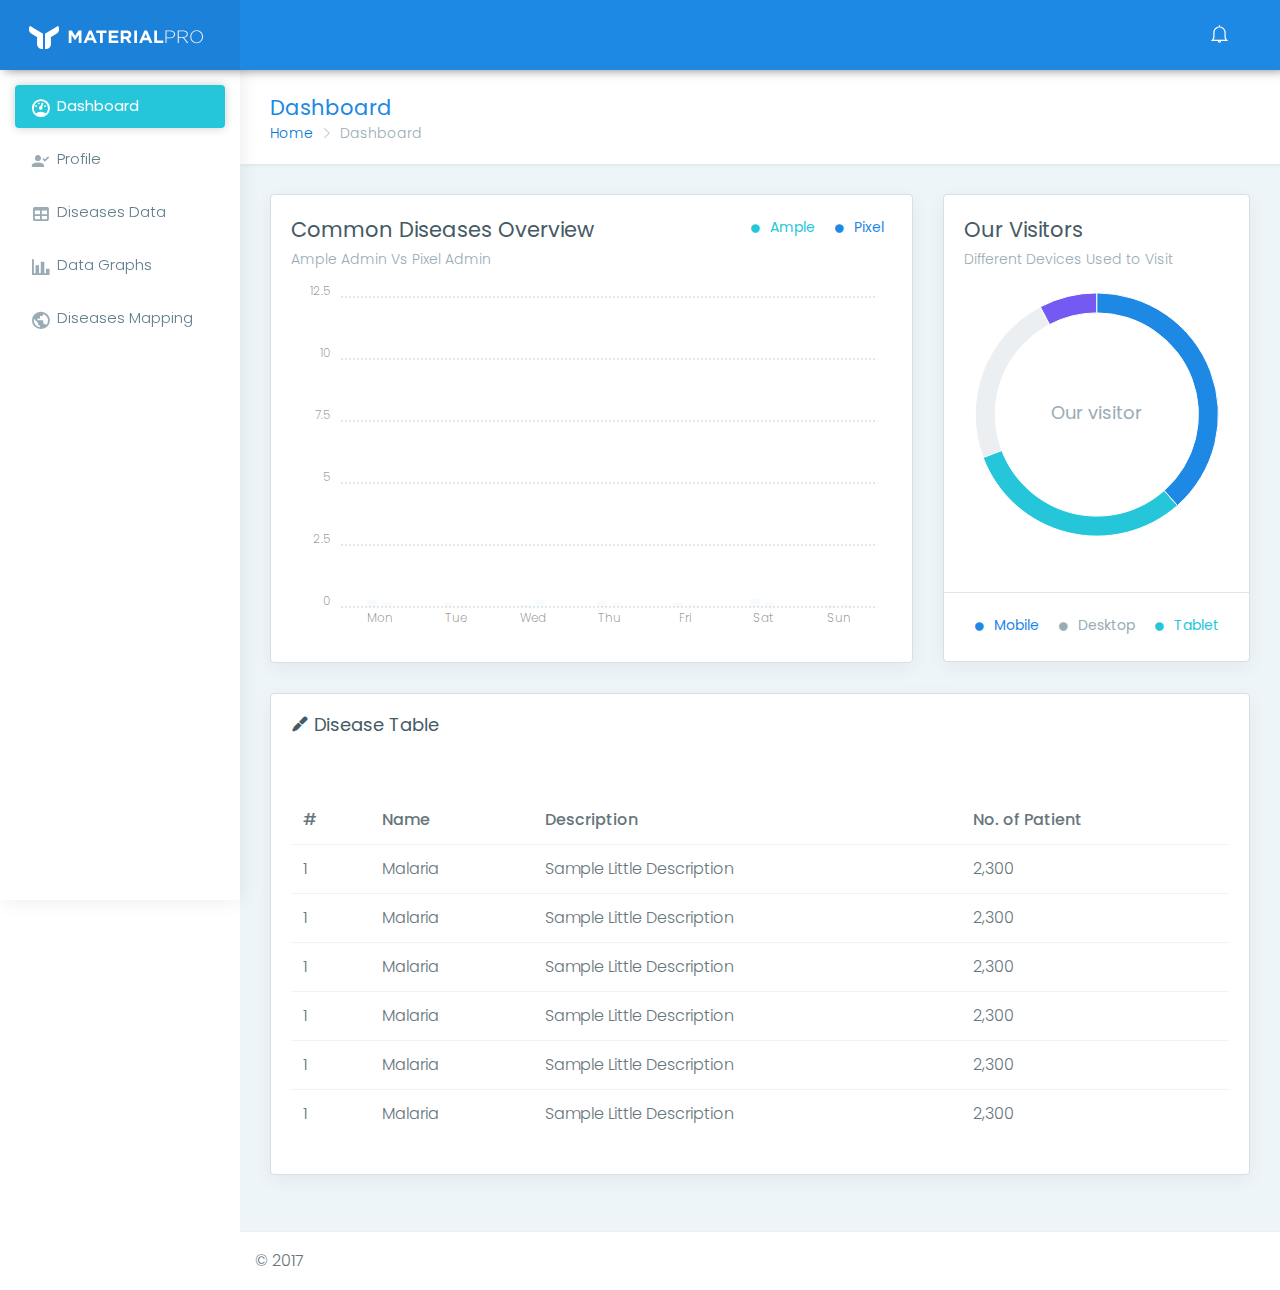
<file: HC/lite/index.html>
<!DOCTYPE html>
<html lang="en">

<head>
    <meta charset="utf-8">
    <meta http-equiv="X-UA-Compatible" content="IE=edge">
    <!-- Tell the browser to be responsive to screen width -->
    <meta name="viewport" content="width=device-width, initial-scale=1">
    <meta name="description" content="">
    <meta name="author" content="">
    <!-- Favicon icon -->
    <link rel="icon" type="image/png" sizes="16x16" href="../assets/images/favicon.png">
    <title>HC Dashboard</title>
    <!-- Bootstrap Core CSS -->
    <link href="../assets/plugins/bootstrap/css/bootstrap.min.css" rel="stylesheet">
    <!-- chartist CSS -->
    <link href="../assets/plugins/chartist-js/dist/chartist.min.css" rel="stylesheet">
    <link href="../assets/plugins/chartist-js/dist/chartist-init.css" rel="stylesheet">
    <link href="../assets/plugins/chartist-plugin-tooltip-master/dist/chartist-plugin-tooltip.css" rel="stylesheet">
    <!--This page css - Morris CSS -->
    <link href="../assets/plugins/c3-master/c3.min.css" rel="stylesheet">
    <!-- Custom CSS -->
    <link href="css/style.css" rel="stylesheet">
    <!-- You can change the theme colors from here -->
    <link href="css/colors/blue.css" id="theme" rel="stylesheet">
    <!-- HTML5 Shim and Respond.js IE8 support of HTML5 elements and media queries -->
    <!-- WARNING: Respond.js doesn't work if you view the page via file:// -->
    <!--[if lt IE 9]>
    <script src="https://oss.maxcdn.com/libs/html5shiv/3.7.0/html5shiv.js"></script>
    <script src="https://oss.maxcdn.com/libs/respond.js/1.4.2/respond.min.js"></script>
<![endif]-->
</head>

<body class="fix-header fix-sidebar card-no-border">
    <!-- ============================================================== -->
    <!-- Preloader - style you can find in spinners.css -->
    <!-- ============================================================== -->
    <div class="preloader">
        <svg class="circular" viewBox="25 25 50 50">
            <circle class="path" cx="50" cy="50" r="20" fill="none" stroke-width="2" stroke-miterlimit="10" /> </svg>
    </div>
    <!-- ============================================================== -->
    <!-- Main wrapper - style you can find in pages.scss -->
    <!-- ============================================================== -->
    <div id="main-wrapper">
        <!-- ============================================================== -->
        <!-- Topbar header - style you can find in pages.scss -->
        <!-- ============================================================== -->
        <header class="topbar">
            <nav class="navbar top-navbar navbar-toggleable-sm navbar-light">
                <!-- ============================================================== -->
                <!-- Logo -->
                <!-- ============================================================== -->
                <div class="navbar-header">
                    <a class="navbar-brand" href="index.html">
                        <!-- Logo icon --><b>
                            <!--You can put here icon as well // <i class="wi wi-sunset"></i> //-->
                            
                            <!-- Light Logo icon -->
                            <img src="../assets/images/logo-light-icon.png" alt="homepage" class="light-logo" />
                        </b>
                        <!--End Logo icon -->
                        <!-- Logo text --><span>
                         
                         <!-- Light Logo text -->    
                         <img src="../assets/images/logo-light-text.png" class="light-logo" alt="homepage" /></span> </a>
                </div>
                <!-- ============================================================== -->
                <!-- End Logo -->
                <!-- ============================================================== -->
                <div class="navbar-collapse">
                    <!-- ============================================================== -->
                    <!-- toggle and nav items -->
                    <!-- ============================================================== -->
                    <ul class="navbar-nav mr-auto mt-md-0">
                        <!-- This is  -->
                        <li class="nav-item"> <a class="nav-link nav-toggler hidden-md-up text-muted waves-effect waves-dark" href="javascript:void(0)"><i class="mdi mdi-menu"></i></a> </li>
                        <!-- ============================================================== -->
                        <!-- Search -->
                        <!-- ============================================================== -->
                    </ul>
                    <!-- ============================================================== -->
                    <!-- User profile and search -->
                    <!-- ============================================================== -->
                    <ul class="navbar-nav my-lg-0">
                        <!-- ============================================================== -->
                        <!-- Profile -->
                        <!-- ============================================================== -->
                          <li class="nav-item hidden-sm-down search-box"> <a class="nav-link hidden-sm-down text-muted waves-effect waves-dark" href="javascript:void(0)"><i class="ti-bell"></i></a>
                        </li>
                        <li class="nav-item dropdown">
                            <a class="nav-link dropdown-toggle text-muted waves-effect waves-dark" href="" data-toggle="dropdown" aria-haspopup="true" aria-expanded="false"></a>
                        </li>

                    </ul>
                </div>
            </nav>
        </header>
        <!-- ============================================================== -->
        <!-- End Topbar header -->
        <!-- ============================================================== -->
        <!-- ============================================================== -->
        <!-- Left Sidebar - style you can find in sidebar.scss  -->
        <!-- ============================================================== -->
        <aside class="left-sidebar">
            <!-- Sidebar scroll-->
            <div class="scroll-sidebar">
                <!-- Sidebar navigation-->
                <nav class="sidebar-nav">
                  <ul id="sidebarnav">
                        <li> <a class="waves-effect waves-dark" href="index.html" aria-expanded="false"><i class="mdi mdi-gauge"></i><span class="hide-menu">Dashboard</span></a>
                        </li>
                        <li> <a class="waves-effect waves-dark" href="pages-profile.html" aria-expanded="false"><i class="mdi mdi-account-check"></i><span class="hide-menu">Profile</span></a>
                        </li>
                        <li> <a class="waves-effect waves-dark" href="table-basic.html" aria-expanded="false"><i class="mdi mdi-table"></i><span class="hide-menu">Diseases Data</span></a>
                        </li>
                        <li> <a class="waves-effect waves-dark" href="icon-material.html" aria-expanded="false"><i class="mdi mdi-chart-bar"></i><span class="hide-menu">Data Graphs</span></a>
                        </li>
                        <li> <a class="waves-effect waves-dark" href="map-google.html" aria-expanded="false"><i class="mdi mdi-earth"></i><span class="hide-menu">Diseases Mapping</span></a>
                        </li>
                      
                    </ul>
                  
                </nav>
                <!-- End Sidebar navigation -->
            </div>
            <!-- End Sidebar scroll-->
        
        </aside>
        <!-- ============================================================== -->
        <!-- End Left Sidebar - style you can find in sidebar.scss  -->
        <!-- ============================================================== -->
        <!-- ============================================================== -->
        <!-- Page wrapper  -->
        <!-- ============================================================== -->
        <div class="page-wrapper">
            <!-- ============================================================== -->
            <!-- Container fluid  -->
            <!-- ============================================================== -->
            <div class="container-fluid">
                <!-- ============================================================== -->
                <!-- Bread crumb and right sidebar toggle -->
                <!-- ============================================================== -->
                <div class="row page-titles">
                    <div class="col-md-5 col-8 align-self-center">
                        <h3 class="text-themecolor">Dashboard</h3>
                        <ol class="breadcrumb">
                            <li class="breadcrumb-item"><a href="javascript:void(0)">Home</a></li>
                            <li class="breadcrumb-item active">Dashboard</li>
                        </ol>
                    </div>
                </div>
                <!-- ============================================================== -->
                <!-- End Bread crumb and right sidebar toggle -->
                <!-- ============================================================== -->
                <!-- ============================================================== -->
                <!-- Start Page Content -->
                <!-- ============================================================== -->
                <!-- Row -->
                <div class="row">
                    <!-- Column -->
                    <div class="col-lg-8 col-md-7">
                        <div class="card">
                            <div class="card-block">
                                <div class="row">
                                    <div class="col-12">
                                        <div class="d-flex flex-wrap">
                                            <div>
                                                <h3 class="card-title">Common Diseases Overview</h3>
                                                <h6 class="card-subtitle">Ample Admin Vs Pixel Admin</h6> </div>
                                            <div class="ml-auto">
                                                <ul class="list-inline">
                                                    <li>
                                                        <h6 class="text-muted text-success"><i class="fa fa-circle font-10 m-r-10 "></i>Ample</h6> </li>
                                                    <li>
                                                        <h6 class="text-muted  text-info"><i class="fa fa-circle font-10 m-r-10"></i>Pixel</h6> </li>
                                                </ul>
                                            </div>
                                        </div>
                                    </div>
                                    <div class="col-12">
                                        <div class="amp-pxl" style="height: 360px;"></div>
                                    </div>
                                </div>
                            </div>
                        </div>
                    </div>
                    <div class="col-lg-4 col-md-5">
                        <div class="card">
                            <div class="card-block">
                                <h3 class="card-title">Our Visitors </h3>
                                <h6 class="card-subtitle">Different Devices Used to Visit</h6>
                                <div id="visitor" style="height:290px; width:100%;"></div>
                            </div>
                            <div>
                                <hr class="m-t-0 m-b-0">
                            </div>
                            <div class="card-block text-center ">
                                <ul class="list-inline m-b-0">
                                    <li>
                                        <h6 class="text-muted text-info"><i class="fa fa-circle font-10 m-r-10 "></i>Mobile</h6> </li>
                                    <li>
                                        <h6 class="text-muted  text-primary"><i class="fa fa-circle font-10 m-r-10"></i>Desktop</h6> </li>
                                    <li>
                                        <h6 class="text-muted  text-success"><i class="fa fa-circle font-10 m-r-10"></i>Tablet</h6> </li>
                                </ul>
                            </div>
                        </div>
                    </div>
                </div>
                <!-- Row -->
                <!-- Row -->
                <div class="row">
             <!-- column -->
                    <div class="col-lg-12">
                        <div class="card">
                            <div class="card-block">
                                <h4 class="card-title"><i class="mdi mdi-grease-pencil"></i> Disease Table</h4>
                                <br>
                                <br>
                                <div class="table-responsive">
                                    <table class="table">
                                        <thead>
                                            <tr>
                                                <th>#</th>
                                                <th>Name</th>
                                                <th>Description</th>
                                                <th>No. of Patient</th>
                                            </tr>
                                        </thead>
                                        <tbody>
                                            <tr>
                                                <td>1</td>
                                                <td>Malaria</td>
                                                <td>Sample Little Description</td>
                                                <td>2,300</td>
                                               
                                            </tr>
                                            <tr>
                                                <td>1</td>
                                                <td>Malaria</td>
                                                <td>Sample Little Description</td>
                                                <td>2,300</td>
                                               
                                            </tr>
                                             <tr>
                                                <td>1</td>
                                                <td>Malaria</td>
                                                <td>Sample Little Description</td>
                                                <td>2,300</td>
                                               
                                            </tr>
                                             <tr>
                                                <td>1</td>
                                                <td>Malaria</td>
                                                <td>Sample Little Description</td>
                                                <td>2,300</td>
                                               
                                            </tr>
                                             <tr>
                                                <td>1</td>
                                                <td>Malaria</td>
                                                <td>Sample Little Description</td>
                                                <td>2,300</td>
                                               
                                            </tr>
                                           <tr>
                                                <td>1</td>
                                                <td>Malaria</td>
                                                <td>Sample Little Description</td>
                                                <td>2,300</td>
        
                                            </tr>
                                        </tbody>
                                    </table>
                                </div>
                            </div>
                        </div>
                    </div>
                </div>
                <!-- ============================================================== -->
                <!-- End PAge Content -->
                <!-- ============================================================== -->
            </div>
            <!-- ============================================================== -->
            <!-- End Container fluid  -->
            <!-- ============================================================== -->
            <!-- ============================================================== -->
            <!-- footer -->
            <!-- ============================================================== -->
            <footer class="footer"> © 2017</footer>
            <!-- ============================================================== -->
            <!-- End footer -->
            <!-- ============================================================== -->
        </div>
        <!-- ============================================================== -->
        <!-- End Page wrapper  -->
        <!-- ============================================================== -->
    </div>
    <!-- ============================================================== -->
    <!-- End Wrapper -->
    <!-- ============================================================== -->
    <!-- ============================================================== -->
    <!-- All Jquery -->
    <!-- ============================================================== -->
    <script src="../assets/plugins/jquery/jquery.min.js"></script>
    <!-- Bootstrap tether Core JavaScript -->
    <script src="../assets/plugins/bootstrap/js/tether.min.js"></script>
    <script src="../assets/plugins/bootstrap/js/bootstrap.min.js"></script>
    <!-- slimscrollbar scrollbar JavaScript -->
    <script src="js/jquery.slimscroll.js"></script>
    <!--Wave Effects -->
    <script src="js/waves.js"></script>
    <!--Menu sidebar -->
    <script src="js/sidebarmenu.js"></script>
    <!--stickey kit -->
    <script src="../assets/plugins/sticky-kit-master/dist/sticky-kit.min.js"></script>
    <!--Custom JavaScript -->
    <script src="js/custom.min.js"></script>
    <!-- ============================================================== -->
    <!-- This page plugins -->
    <!-- ============================================================== -->
    <!-- chartist chart -->
    <script src="../assets/plugins/chartist-js/dist/chartist.min.js"></script>
    <script src="../assets/plugins/chartist-plugin-tooltip-master/dist/chartist-plugin-tooltip.min.js"></script>
    <!--c3 JavaScript -->
    <script src="../assets/plugins/d3/d3.min.js"></script>
    <script src="../assets/plugins/c3-master/c3.min.js"></script>
    <!-- Chart JS -->
    <script src="js/dashboard1.js"></script>
</body>

</html>
</file>
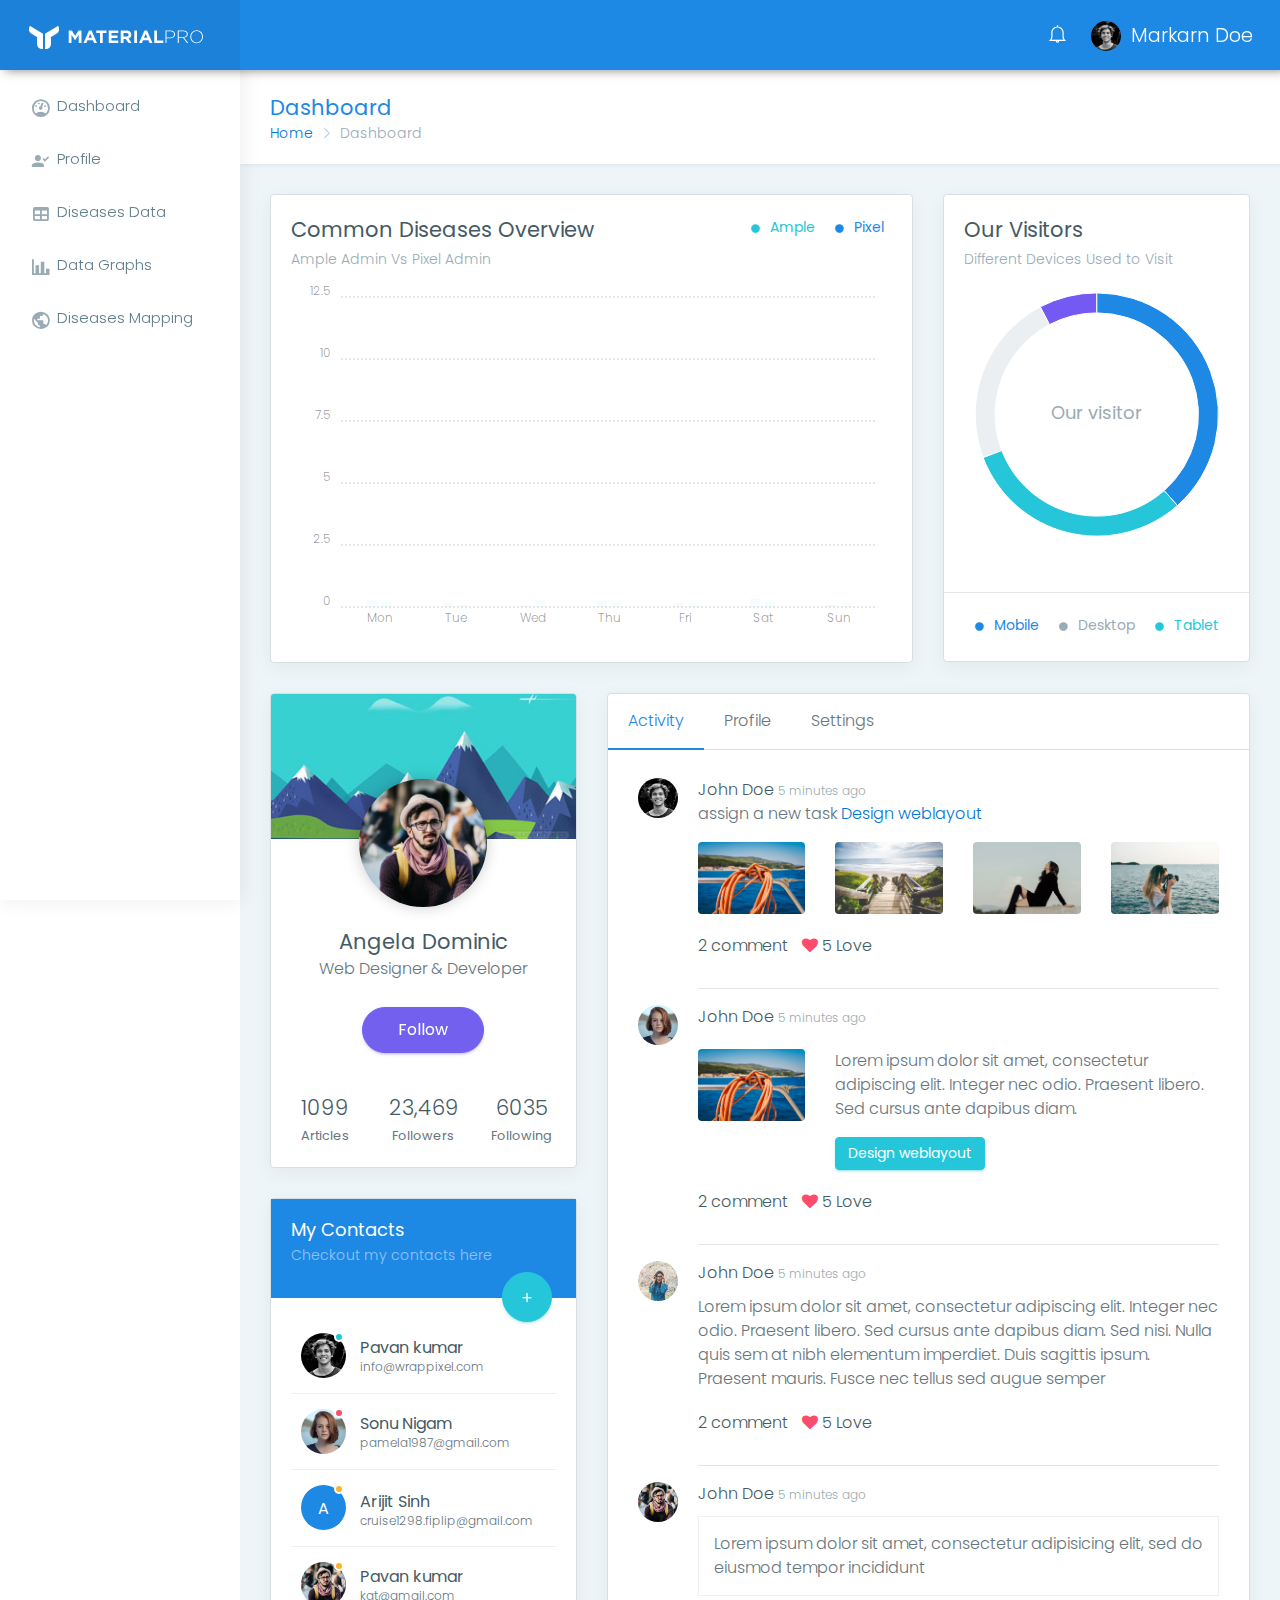
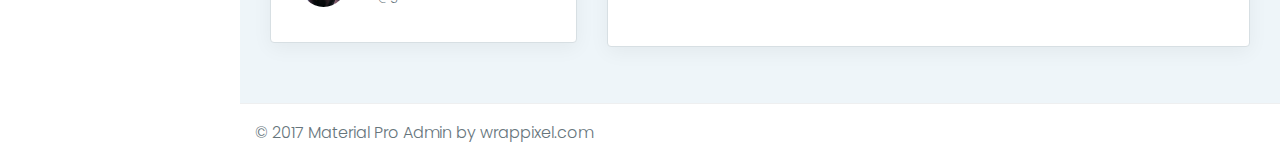
<file: HC/lite/data-graphs.html>
<!DOCTYPE html>
<html lang="en">

<head>
    <meta charset="utf-8">
    <meta http-equiv="X-UA-Compatible" content="IE=edge">
    <!-- Tell the browser to be responsive to screen width -->
    <meta name="viewport" content="width=device-width, initial-scale=1">
    <meta name="description" content="">
    <meta name="author" content="">
    <!-- Favicon icon -->
    <link rel="icon" type="image/png" sizes="16x16" href="../assets/images/favicon.png">
    <title>Material Pro Admin Template - The Most Complete & Trusted Bootstrap 4 Admin Template</title>
    <!-- Bootstrap Core CSS -->
    <link href="../assets/plugins/bootstrap/css/bootstrap.min.css" rel="stylesheet">
    <!-- chartist CSS -->
    <link href="../assets/plugins/chartist-js/dist/chartist.min.css" rel="stylesheet">
    <link href="../assets/plugins/chartist-js/dist/chartist-init.css" rel="stylesheet">
    <link href="../assets/plugins/chartist-plugin-tooltip-master/dist/chartist-plugin-tooltip.css" rel="stylesheet">
    <!--This page css - Morris CSS -->
    <link href="../assets/plugins/c3-master/c3.min.css" rel="stylesheet">
    <!-- Custom CSS -->
    <link href="css/style.css" rel="stylesheet">
    <!-- You can change the theme colors from here -->
    <link href="css/colors/blue.css" id="theme" rel="stylesheet">
    <!-- HTML5 Shim and Respond.js IE8 support of HTML5 elements and media queries -->
    <!-- WARNING: Respond.js doesn't work if you view the page via file:// -->
    <!--[if lt IE 9]>
    <script src="https://oss.maxcdn.com/libs/html5shiv/3.7.0/html5shiv.js"></script>
    <script src="https://oss.maxcdn.com/libs/respond.js/1.4.2/respond.min.js"></script>
<![endif]-->
</head>

<body class="fix-header fix-sidebar card-no-border">
    <!-- ============================================================== -->
    <!-- Preloader - style you can find in spinners.css -->
    <!-- ============================================================== -->
    <div class="preloader">
        <svg class="circular" viewBox="25 25 50 50">
            <circle class="path" cx="50" cy="50" r="20" fill="none" stroke-width="2" stroke-miterlimit="10" /> </svg>
    </div>
    <!-- ============================================================== -->
    <!-- Main wrapper - style you can find in pages.scss -->
    <!-- ============================================================== -->
    <div id="main-wrapper">
        <!-- ============================================================== -->
        <!-- Topbar header - style you can find in pages.scss -->
        <!-- ============================================================== -->
        <header class="topbar">
            <nav class="navbar top-navbar navbar-toggleable-sm navbar-light">
                <!-- ============================================================== -->
                <!-- Logo -->
                <!-- ============================================================== -->
                <div class="navbar-header">
                    <a class="navbar-brand" href="index.html">
                        <!-- Logo icon --><b>
                            <!--You can put here icon as well // <i class="wi wi-sunset"></i> //-->
                            
                            <!-- Light Logo icon -->
                            <img src="../assets/images/logo-light-icon.png" alt="homepage" class="light-logo" />
                        </b>
                        <!--End Logo icon -->
                        <!-- Logo text --><span>
                         
                         <!-- Light Logo text -->    
                         <img src="../assets/images/logo-light-text.png" class="light-logo" alt="homepage" /></span> </a>
                </div>
                <!-- ============================================================== -->
                <!-- End Logo -->
                <!-- ============================================================== -->
                <div class="navbar-collapse">
                    <!-- ============================================================== -->
                    <!-- toggle and nav items -->
                    <!-- ============================================================== -->
                    <ul class="navbar-nav mr-auto mt-md-0">
                        <!-- This is  -->
                        <li class="nav-item"> <a class="nav-link nav-toggler hidden-md-up text-muted waves-effect waves-dark" href="javascript:void(0)"><i class="mdi mdi-menu"></i></a> </li>
                        <!-- ============================================================== -->
                        <!-- Search -->
                        <!-- ============================================================== -->
                    </ul>
                    <!-- ============================================================== -->
                    <!-- User profile and search -->
                    <!-- ============================================================== -->
                    <ul class="navbar-nav my-lg-0">
                        <!-- ============================================================== -->
                        <!-- Profile -->
                        <!-- ============================================================== -->
                          <li class="nav-item hidden-sm-down search-box"> <a class="nav-link hidden-sm-down text-muted waves-effect waves-dark" href="javascript:void(0)"><i class="ti-bell"></i></a>
                        </li>
                        <li class="nav-item dropdown">
                            <a class="nav-link dropdown-toggle text-muted waves-effect waves-dark" href="" data-toggle="dropdown" aria-haspopup="true" aria-expanded="false"><img src="../assets/images/users/1.jpg" alt="user" class="profile-pic m-r-10" />Markarn Doe</a>
                        </li>

                    </ul>
                </div>
            </nav>
        </header>
        <!-- ============================================================== -->
        <!-- End Topbar header -->
        <!-- ============================================================== -->
        <!-- ============================================================== -->
        <!-- Left Sidebar - style you can find in sidebar.scss  -->
        <!-- ============================================================== -->
        <aside class="left-sidebar">
            <!-- Sidebar scroll-->
            <div class="scroll-sidebar">
                <!-- Sidebar navigation-->
                <nav class="sidebar-nav">
                  <ul id="sidebarnav">
                        <li> <a class="waves-effect waves-dark" href="index.html" aria-expanded="false"><i class="mdi mdi-gauge"></i><span class="hide-menu">Dashboard</span></a>
                        </li>
                        <li> <a class="waves-effect waves-dark" href="pages-profile.html" aria-expanded="false"><i class="mdi mdi-account-check"></i><span class="hide-menu">Profile</span></a>
                        </li>
                        <li> <a class="waves-effect waves-dark" href="table-basic.html" aria-expanded="false"><i class="mdi mdi-table"></i><span class="hide-menu">Diseases Data</span></a>
                        </li>
                        <li> <a class="waves-effect waves-dark" href="icon-material.html" aria-expanded="false"><i class="mdi mdi-chart-bar"></i><span class="hide-menu">Data Graphs</span></a>
                        </li>
                        <li> <a class="waves-effect waves-dark" href="map-google.html" aria-expanded="false"><i class="mdi mdi-earth"></i><span class="hide-menu">Diseases Mapping</span></a>
                        </li>
                      
                    </ul>
                  
                </nav>
                <!-- End Sidebar navigation -->
            </div>
            <!-- End Sidebar scroll-->
        
        </aside>
        <!-- ============================================================== -->
        <!-- End Left Sidebar - style you can find in sidebar.scss  -->
        <!-- ============================================================== -->
        <!-- ============================================================== -->
        <!-- Page wrapper  -->
        <!-- ============================================================== -->
        <div class="page-wrapper">
            <!-- ============================================================== -->
            <!-- Container fluid  -->
            <!-- ============================================================== -->
            <div class="container-fluid">
                <!-- ============================================================== -->
                <!-- Bread crumb and right sidebar toggle -->
                <!-- ============================================================== -->
                <div class="row page-titles">
                    <div class="col-md-5 col-8 align-self-center">
                        <h3 class="text-themecolor">Dashboard</h3>
                        <ol class="breadcrumb">
                            <li class="breadcrumb-item"><a href="javascript:void(0)">Home</a></li>
                            <li class="breadcrumb-item active">Dashboard</li>
                        </ol>
                    </div>
                </div>
                <!-- ============================================================== -->
                <!-- End Bread crumb and right sidebar toggle -->
                <!-- ============================================================== -->
                <!-- ============================================================== -->
                <!-- Start Page Content -->
                <!-- ============================================================== -->
                <!-- Row -->
                <div class="row">
                    <!-- Column -->
                    <div class="col-lg-8 col-md-7">
                        <div class="card">
                            <div class="card-block">
                                <div class="row">
                                    <div class="col-12">
                                        <div class="d-flex flex-wrap">
                                            <div>
                                                <h3 class="card-title">Common Diseases Overview</h3>
                                                <h6 class="card-subtitle">Ample Admin Vs Pixel Admin</h6> </div>
                                            <div class="ml-auto">
                                                <ul class="list-inline">
                                                    <li>
                                                        <h6 class="text-muted text-success"><i class="fa fa-circle font-10 m-r-10 "></i>Ample</h6> </li>
                                                    <li>
                                                        <h6 class="text-muted  text-info"><i class="fa fa-circle font-10 m-r-10"></i>Pixel</h6> </li>
                                                </ul>
                                            </div>
                                        </div>
                                    </div>
                                    <div class="col-12">
                                        <div class="amp-pxl" style="height: 360px;"></div>
                                    </div>
                                </div>
                            </div>
                        </div>
                    </div>
                    <div class="col-lg-4 col-md-5">
                        <div class="card">
                            <div class="card-block">
                                <h3 class="card-title">Our Visitors </h3>
                                <h6 class="card-subtitle">Different Devices Used to Visit</h6>
                                <div id="visitor" style="height:290px; width:100%;"></div>
                            </div>
                            <div>
                                <hr class="m-t-0 m-b-0">
                            </div>
                            <div class="card-block text-center ">
                                <ul class="list-inline m-b-0">
                                    <li>
                                        <h6 class="text-muted text-info"><i class="fa fa-circle font-10 m-r-10 "></i>Mobile</h6> </li>
                                    <li>
                                        <h6 class="text-muted  text-primary"><i class="fa fa-circle font-10 m-r-10"></i>Desktop</h6> </li>
                                    <li>
                                        <h6 class="text-muted  text-success"><i class="fa fa-circle font-10 m-r-10"></i>Tablet</h6> </li>
                                </ul>
                            </div>
                        </div>
                    </div>
                </div>
                <!-- Row -->
                <!-- Row -->
                <div class="row">
                    <!-- Column -->
                    <div class="col-lg-4 col-xlg-3 col-md-5">
                        <!-- Column -->
                        <div class="card">
                            <img class="card-img-top" src="../assets/images/background/profile-bg.jpg" alt="Card image cap">
                            <div class="card-block little-profile text-center">
                                <div class="pro-img"><img src="../assets/images/users/4.jpg" alt="user" /></div>
                                <h3 class="m-b-0">Angela Dominic</h3>
                                <p>Web Designer &amp; Developer</p>
                                <a href="javascript:void(0)" class="m-t-10 waves-effect waves-dark btn btn-primary btn-md btn-rounded">Follow</a>
                                <div class="row text-center m-t-20">
                                    <div class="col-lg-4 col-md-4 m-t-20">
                                        <h3 class="m-b-0 font-light">1099</h3><small>Articles</small></div>
                                    <div class="col-lg-4 col-md-4 m-t-20">
                                        <h3 class="m-b-0 font-light">23,469</h3><small>Followers</small></div>
                                    <div class="col-lg-4 col-md-4 m-t-20">
                                        <h3 class="m-b-0 font-light">6035</h3><small>Following</small></div>
                                </div>
                            </div>
                        </div>
                        <!-- Column -->
                        <div class="card">
                            <div class="card-block bg-info">
                                <h4 class="text-white card-title">My Contacts</h4>
                                <h6 class="card-subtitle text-white m-b-0 op-5">Checkout my contacts here</h6>
                            </div>
                            <div class="card-block">
                                <div class="message-box contact-box">
                                    <h2 class="add-ct-btn"><button type="button" class="btn btn-circle btn-lg btn-success waves-effect waves-dark">+</button></h2>
                                    <div class="message-widget contact-widget">
                                        <!-- Message -->
                                        <a href="#">
                                            <div class="user-img"> <img src="../assets/images/users/1.jpg" alt="user" class="img-circle"> <span class="profile-status online pull-right"></span> </div>
                                            <div class="mail-contnet">
                                                <h5>Pavan kumar</h5> <span class="mail-desc">info@wrappixel.com</span></div>
                                        </a>
                                        <!-- Message -->
                                        <a href="#">
                                            <div class="user-img"> <img src="../assets/images/users/2.jpg" alt="user" class="img-circle"> <span class="profile-status busy pull-right"></span> </div>
                                            <div class="mail-contnet">
                                                <h5>Sonu Nigam</h5> <span class="mail-desc">pamela1987@gmail.com</span></div>
                                        </a>
                                        <!-- Message -->
                                        <a href="#">
                                            <div class="user-img"> <span class="round">A</span> <span class="profile-status away pull-right"></span> </div>
                                            <div class="mail-contnet">
                                                <h5>Arijit Sinh</h5> <span class="mail-desc">cruise1298.fiplip@gmail.com</span></div>
                                        </a>
                                        <!-- Message -->
                                        <a href="#">
                                            <div class="user-img"> <img src="../assets/images/users/4.jpg" alt="user" class="img-circle"> <span class="profile-status offline pull-right"></span> </div>
                                            <div class="mail-contnet">
                                                <h5>Pavan kumar</h5> <span class="mail-desc">kat@gmail.com</span></div>
                                        </a>
                                    </div>
                                </div>
                            </div>
                        </div>
                    </div>
                    <div class="col-lg-8 col-xlg-9 col-md-7">
                        <div class="card">
                            <!-- Nav tabs -->
                            <ul class="nav nav-tabs profile-tab" role="tablist">
                                <li class="nav-item"> <a class="nav-link active" data-toggle="tab" href="#home" role="tab">Activity</a> </li>
                                <li class="nav-item"> <a class="nav-link" data-toggle="tab" href="#profile" role="tab">Profile</a> </li>
                                <li class="nav-item"> <a class="nav-link" data-toggle="tab" href="#settings" role="tab">Settings</a> </li>
                            </ul>
                            <!-- Tab panes -->
                            <div class="tab-content">
                                <div class="tab-pane active" id="home" role="tabpanel">
                                    <div class="card-block">
                                        <div class="profiletimeline">
                                            <div class="sl-item">
                                                <div class="sl-left"> <img src="../assets/images/users/1.jpg" alt="user" class="img-circle"> </div>
                                                <div class="sl-right">
                                                    <div><a href="#" class="link">John Doe</a> <span class="sl-date">5 minutes ago</span>
                                                        <p>assign a new task <a href="#"> Design weblayout</a></p>
                                                        <div class="row">
                                                            <div class="col-lg-3 col-md-6 m-b-20"><img src="../assets/images/big/img1.jpg" alt="user" class="img-responsive radius"></div>
                                                            <div class="col-lg-3 col-md-6 m-b-20"><img src="../assets/images/big/img2.jpg" alt="user" class="img-responsive radius"></div>
                                                            <div class="col-lg-3 col-md-6 m-b-20"><img src="../assets/images/big/img3.jpg" alt="user" class="img-responsive radius"></div>
                                                            <div class="col-lg-3 col-md-6 m-b-20"><img src="../assets/images/big/img4.jpg" alt="user" class="img-responsive radius"></div>
                                                        </div>
                                                        <div class="like-comm"> <a href="javascript:void(0)" class="link m-r-10">2 comment</a> <a href="javascript:void(0)" class="link m-r-10"><i class="fa fa-heart text-danger"></i> 5 Love</a> </div>
                                                    </div>
                                                </div>
                                            </div>
                                            <hr>
                                            <div class="sl-item">
                                                <div class="sl-left"> <img src="../assets/images/users/2.jpg" alt="user" class="img-circle"> </div>
                                                <div class="sl-right">
                                                    <div> <a href="#" class="link">John Doe</a> <span class="sl-date">5 minutes ago</span>
                                                        <div class="m-t-20 row">
                                                            <div class="col-md-3 col-xs-12"><img src="../assets/images/big/img1.jpg" alt="user" class="img-responsive radius"></div>
                                                            <div class="col-md-9 col-xs-12">
                                                                <p> Lorem ipsum dolor sit amet, consectetur adipiscing elit. Integer nec odio. Praesent libero. Sed cursus ante dapibus diam. </p> <a href="#" class="btn btn-success"> Design weblayout</a></div>
                                                        </div>
                                                        <div class="like-comm m-t-20"> <a href="javascript:void(0)" class="link m-r-10">2 comment</a> <a href="javascript:void(0)" class="link m-r-10"><i class="fa fa-heart text-danger"></i> 5 Love</a> </div>
                                                    </div>
                                                </div>
                                            </div>
                                            <hr>
                                            <div class="sl-item">
                                                <div class="sl-left"> <img src="../assets/images/users/3.jpg" alt="user" class="img-circle"> </div>
                                                <div class="sl-right">
                                                    <div><a href="#" class="link">John Doe</a> <span class="sl-date">5 minutes ago</span>
                                                        <p class="m-t-10"> Lorem ipsum dolor sit amet, consectetur adipiscing elit. Integer nec odio. Praesent libero. Sed cursus ante dapibus diam. Sed nisi. Nulla quis sem at nibh elementum imperdiet. Duis sagittis ipsum. Praesent mauris. Fusce nec tellus sed augue semper </p>
                                                    </div>
                                                    <div class="like-comm m-t-20"> <a href="javascript:void(0)" class="link m-r-10">2 comment</a> <a href="javascript:void(0)" class="link m-r-10"><i class="fa fa-heart text-danger"></i> 5 Love</a> </div>
                                                </div>
                                            </div>
                                            <hr>
                                            <div class="sl-item">
                                                <div class="sl-left"> <img src="../assets/images/users/4.jpg" alt="user" class="img-circle"> </div>
                                                <div class="sl-right">
                                                    <div><a href="#" class="link">John Doe</a> <span class="sl-date">5 minutes ago</span>
                                                        <blockquote class="m-t-10">
                                                            Lorem ipsum dolor sit amet, consectetur adipisicing elit, sed do eiusmod tempor incididunt
                                                        </blockquote>
                                                    </div>
                                                </div>
                                            </div>
                                        </div>
                                    </div>
                                </div>
                                <!--second tab-->
                                <div class="tab-pane" id="profile" role="tabpanel">
                                    <div class="card-block">
                                        <div class="row">
                                            <div class="col-md-3 col-xs-6 b-r"> <strong>Full Name</strong>
                                                <br>
                                                <p class="text-muted">Johnathan Deo</p>
                                            </div>
                                            <div class="col-md-3 col-xs-6 b-r"> <strong>Mobile</strong>
                                                <br>
                                                <p class="text-muted">(123) 456 7890</p>
                                            </div>
                                            <div class="col-md-3 col-xs-6 b-r"> <strong>Email</strong>
                                                <br>
                                                <p class="text-muted">johnathan@admin.com</p>
                                            </div>
                                            <div class="col-md-3 col-xs-6"> <strong>Location</strong>
                                                <br>
                                                <p class="text-muted">London</p>
                                            </div>
                                        </div>
                                        <hr>
                                        <p class="m-t-30">Donec pede justo, fringilla vel, aliquet nec, vulputate eget, arcu. In enim justo, rhoncus ut, imperdiet a, venenatis vitae, justo. Nullam dictum felis eu pede mollis pretium. Integer tincidunt.Cras dapibus. Vivamus elementum semper nisi. Aenean vulputate eleifend tellus. Aenean leo ligula, porttitor eu, consequat vitae, eleifend ac, enim.</p>
                                        <p>Lorem Ipsum is simply dummy text of the printing and typesetting industry. Lorem Ipsum has been the industry's standard dummy text ever since the 1500s, when an unknown printer took a galley of type and scrambled it to make a type specimen book. It has survived not only five centuries </p>
                                        <p>It was popularised in the 1960s with the release of Letraset sheets containing Lorem Ipsum passages, and more recently with desktop publishing software like Aldus PageMaker including versions of Lorem Ipsum.</p>
                                        <h4 class="font-medium m-t-30">Skill Set</h4>
                                        <hr>
                                        <h5 class="m-t-30">Wordpress <span class="pull-right">80%</span></h5>
                                        <div class="progress">
                                            <div class="progress-bar bg-success" role="progressbar" aria-valuenow="80" aria-valuemin="0" aria-valuemax="100" style="width:80%; height:6px;"> <span class="sr-only">50% Complete</span> </div>
                                        </div>
                                        <h5 class="m-t-30">HTML 5 <span class="pull-right">90%</span></h5>
                                        <div class="progress">
                                            <div class="progress-bar bg-info" role="progressbar" aria-valuenow="90" aria-valuemin="0" aria-valuemax="100" style="width:90%; height:6px;"> <span class="sr-only">50% Complete</span> </div>
                                        </div>
                                        <h5 class="m-t-30">jQuery <span class="pull-right">50%</span></h5>
                                        <div class="progress">
                                            <div class="progress-bar bg-danger" role="progressbar" aria-valuenow="50" aria-valuemin="0" aria-valuemax="100" style="width:50%; height:6px;"> <span class="sr-only">50% Complete</span> </div>
                                        </div>
                                        <h5 class="m-t-30">Photoshop <span class="pull-right">70%</span></h5>
                                        <div class="progress">
                                            <div class="progress-bar bg-warning" role="progressbar" aria-valuenow="70" aria-valuemin="0" aria-valuemax="100" style="width:70%; height:6px;"> <span class="sr-only">50% Complete</span> </div>
                                        </div>
                                    </div>
                                </div>
                                <div class="tab-pane" id="settings" role="tabpanel">
                                    <div class="card-block">
                                        <form class="form-horizontal form-material">
                                            <div class="form-group">
                                                <label class="col-md-12">Full Name</label>
                                                <div class="col-md-12">
                                                    <input type="text" placeholder="Johnathan Doe" class="form-control form-control-line">
                                                </div>
                                            </div>
                                            <div class="form-group">
                                                <label for="example-email" class="col-md-12">Email</label>
                                                <div class="col-md-12">
                                                    <input type="email" placeholder="johnathan@admin.com" class="form-control form-control-line" name="example-email" id="example-email">
                                                </div>
                                            </div>
                                            <div class="form-group">
                                                <label class="col-md-12">Password</label>
                                                <div class="col-md-12">
                                                    <input type="password" value="password" class="form-control form-control-line">
                                                </div>
                                            </div>
                                            <div class="form-group">
                                                <label class="col-md-12">Phone No</label>
                                                <div class="col-md-12">
                                                    <input type="text" placeholder="123 456 7890" class="form-control form-control-line">
                                                </div>
                                            </div>
                                            <div class="form-group">
                                                <label class="col-md-12">Message</label>
                                                <div class="col-md-12">
                                                    <textarea rows="5" class="form-control form-control-line"></textarea>
                                                </div>
                                            </div>
                                            <div class="form-group">
                                                <label class="col-sm-12">Select Country</label>
                                                <div class="col-sm-12">
                                                    <select class="form-control form-control-line">
                                                        <option>London</option>
                                                        <option>India</option>
                                                        <option>Usa</option>
                                                        <option>Canada</option>
                                                        <option>Thailand</option>
                                                    </select>
                                                </div>
                                            </div>
                                            <div class="form-group">
                                                <div class="col-sm-12">
                                                    <button class="btn btn-success">Update Profile</button>
                                                </div>
                                            </div>
                                        </form>
                                    </div>
                                </div>
                            </div>
                        </div>
                    </div>
                </div>
                <!-- ============================================================== -->
                <!-- End PAge Content -->
                <!-- ============================================================== -->
            </div>
            <!-- ============================================================== -->
            <!-- End Container fluid  -->
            <!-- ============================================================== -->
            <!-- ============================================================== -->
            <!-- footer -->
            <!-- ============================================================== -->
            <footer class="footer"> © 2017 Material Pro Admin by wrappixel.com </footer>
            <!-- ============================================================== -->
            <!-- End footer -->
            <!-- ============================================================== -->
        </div>
        <!-- ============================================================== -->
        <!-- End Page wrapper  -->
        <!-- ============================================================== -->
    </div>
    <!-- ============================================================== -->
    <!-- End Wrapper -->
    <!-- ============================================================== -->
    <!-- ============================================================== -->
    <!-- All Jquery -->
    <!-- ============================================================== -->
    <script src="../assets/plugins/jquery/jquery.min.js"></script>
    <!-- Bootstrap tether Core JavaScript -->
    <script src="../assets/plugins/bootstrap/js/tether.min.js"></script>
    <script src="../assets/plugins/bootstrap/js/bootstrap.min.js"></script>
    <!-- slimscrollbar scrollbar JavaScript -->
    <script src="js/jquery.slimscroll.js"></script>
    <!--Wave Effects -->
    <script src="js/waves.js"></script>
    <!--Menu sidebar -->
    <script src="js/sidebarmenu.js"></script>
    <!--stickey kit -->
    <script src="../assets/plugins/sticky-kit-master/dist/sticky-kit.min.js"></script>
    <!--Custom JavaScript -->
    <script src="js/custom.min.js"></script>
    <!-- ============================================================== -->
    <!-- This page plugins -->
    <!-- ============================================================== -->
    <!-- chartist chart -->
    <script src="../assets/plugins/chartist-js/dist/chartist.min.js"></script>
    <script src="../assets/plugins/chartist-plugin-tooltip-master/dist/chartist-plugin-tooltip.min.js"></script>
    <!--c3 JavaScript -->
    <script src="../assets/plugins/d3/d3.min.js"></script>
    <script src="../assets/plugins/c3-master/c3.min.js"></script>
    <!-- Chart JS -->
    <script src="js/dashboard1.js"></script>
</body>

</html>
</file>
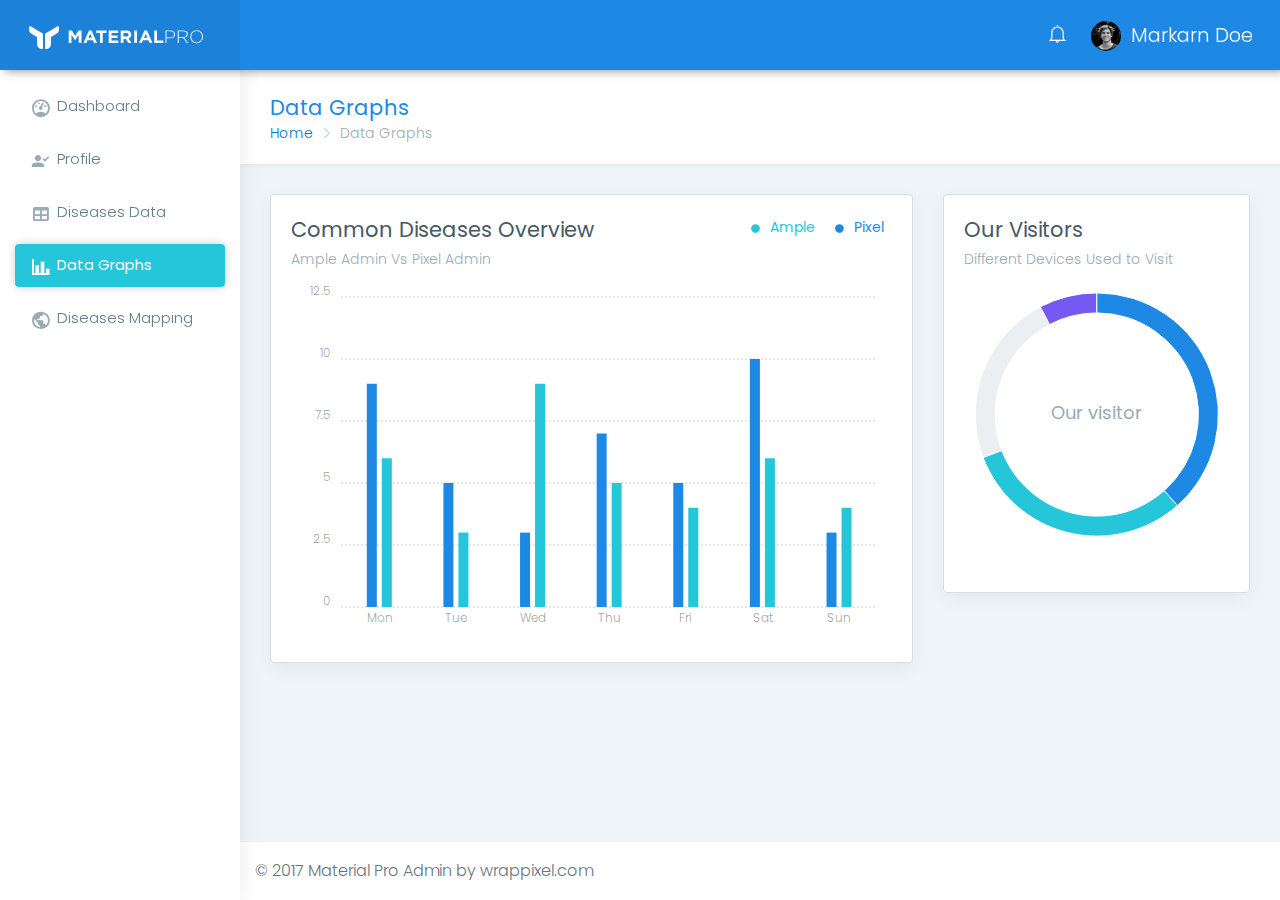
<file: HC/lite/icon-material.html>
<!DOCTYPE html>
<html lang="en">

<head>
    <meta charset="utf-8">
    <meta http-equiv="X-UA-Compatible" content="IE=edge">
    <!-- Tell the browser to be responsive to screen width -->
    <meta name="viewport" content="width=device-width, initial-scale=1">
    <meta name="description" content="">
    <meta name="author" content="">
    <!-- Favicon icon -->
    <link rel="icon" type="image/png" sizes="16x16" href="../assets/images/favicon.png">
    <title>Material Pro Admin Template - The Most Complete & Trusted Bootstrap 4 Admin Template</title>
    <!-- Bootstrap Core CSS -->
    <link href="../assets/plugins/bootstrap/css/bootstrap.min.css" rel="stylesheet">
    <!-- chartist CSS -->
    <link href="../assets/plugins/chartist-js/dist/chartist.min.css" rel="stylesheet">
    <link href="../assets/plugins/chartist-js/dist/chartist-init.css" rel="stylesheet">
    <link href="../assets/plugins/chartist-plugin-tooltip-master/dist/chartist-plugin-tooltip.css" rel="stylesheet">
    <!--This page css - Morris CSS -->
    <link href="../assets/plugins/c3-master/c3.min.css" rel="stylesheet">
    <!-- Custom CSS -->
    <link href="css/style.css" rel="stylesheet">
    <!-- You can change the theme colors from here -->
    <link href="css/colors/blue.css" id="theme" rel="stylesheet">
    <!-- HTML5 Shim and Respond.js IE8 support of HTML5 elements and media queries -->
    <!-- WARNING: Respond.js doesn't work if you view the page via file:// -->
    <!--[if lt IE 9]>
    <script src="https://oss.maxcdn.com/libs/html5shiv/3.7.0/html5shiv.js"></script>
    <script src="https://oss.maxcdn.com/libs/respond.js/1.4.2/respond.min.js"></script>
<![endif]-->
</head>

<body class="fix-header fix-sidebar card-no-border">
    <!-- ============================================================== -->
    <!-- Preloader - style you can find in spinners.css -->
    <!-- ============================================================== -->
    <div class="preloader">
        <svg class="circular" viewBox="25 25 50 50">
            <circle class="path" cx="50" cy="50" r="20" fill="none" stroke-width="2" stroke-miterlimit="10" /> </svg>
    </div>
    <!-- ============================================================== -->
    <!-- Main wrapper - style you can find in pages.scss -->
    <!-- ============================================================== -->
    <div id="main-wrapper">
        <!-- ============================================================== -->
        <!-- Topbar header - style you can find in pages.scss -->
        <!-- ============================================================== -->
        <header class="topbar">
            <nav class="navbar top-navbar navbar-toggleable-sm navbar-light">
                <!-- ============================================================== -->
                <!-- Logo -->
                <!-- ============================================================== -->
                <div class="navbar-header">
                    <a class="navbar-brand" href="index.html">
                        <!-- Logo icon --><b>
                            <!--You can put here icon as well // <i class="wi wi-sunset"></i> //-->
                            
                            <!-- Light Logo icon -->
                            <img src="../assets/images/logo-light-icon.png" alt="homepage" class="light-logo" />
                        </b>
                        <!--End Logo icon -->
                        <!-- Logo text --><span>
                         
                         <!-- Light Logo text -->    
                         <img src="../assets/images/logo-light-text.png" class="light-logo" alt="homepage" /></span> </a>
                </div>
                <!-- ============================================================== -->
                <!-- End Logo -->
                <!-- ============================================================== -->
                <div class="navbar-collapse">
                    <!-- ============================================================== -->
                    <!-- toggle and nav items -->
                    <!-- ============================================================== -->
                    <ul class="navbar-nav mr-auto mt-md-0">
                        <!-- This is  -->
                        <li class="nav-item"> <a class="nav-link nav-toggler hidden-md-up text-muted waves-effect waves-dark" href="javascript:void(0)"><i class="mdi mdi-menu"></i></a> </li>
                        <!-- ============================================================== -->
                        <!-- Search -->
                        <!-- ============================================================== -->
                    </ul>
                    <!-- ============================================================== -->
                    <!-- User profile and search -->
                    <!-- ============================================================== -->
                    <ul class="navbar-nav my-lg-0">
                        <!-- ============================================================== -->
                        <!-- Profile -->
                        <!-- ============================================================== -->
                          <li class="nav-item hidden-sm-down search-box"> <a class="nav-link hidden-sm-down text-muted waves-effect waves-dark" href="javascript:void(0)"><i class="ti-bell"></i></a>
                        </li>
                        <li class="nav-item dropdown">
                            <a class="nav-link dropdown-toggle text-muted waves-effect waves-dark" href="" data-toggle="dropdown" aria-haspopup="true" aria-expanded="false"><img src="../assets/images/users/1.jpg" alt="user" class="profile-pic m-r-10" />Markarn Doe</a>
                        </li>

                    </ul>
                </div>
            </nav>
        </header>
        <!-- ============================================================== -->
        <!-- End Topbar header -->
        <!-- ============================================================== -->
        <!-- ============================================================== -->
        <!-- Left Sidebar - style you can find in sidebar.scss  -->
        <!-- ============================================================== -->
        <aside class="left-sidebar">
            <!-- Sidebar scroll-->
            <div class="scroll-sidebar">
                <!-- Sidebar navigation-->
                <nav class="sidebar-nav">
                  <ul id="sidebarnav">
                        <li> <a class="waves-effect waves-dark" href="index.html" aria-expanded="false"><i class="mdi mdi-gauge"></i><span class="hide-menu">Dashboard</span></a>
                        </li>
                        <li> <a class="waves-effect waves-dark" href="pages-profile.html" aria-expanded="false"><i class="mdi mdi-account-check"></i><span class="hide-menu">Profile</span></a>
                        </li>
                        <li> <a class="waves-effect waves-dark" href="table-basic.html" aria-expanded="false"><i class="mdi mdi-table"></i><span class="hide-menu">Diseases Data</span></a>
                        </li>
                        <li> <a class="waves-effect waves-dark" href="icon-material.html" aria-expanded="false"><i class="mdi mdi-chart-bar"></i><span class="hide-menu">Data Graphs</span></a>
                        </li>
                        <li> <a class="waves-effect waves-dark" href="map-google.html" aria-expanded="false"><i class="mdi mdi-earth"></i><span class="hide-menu">Diseases Mapping</span></a>
                        </li>
                      
                    </ul>
                  
                </nav>
                <!-- End Sidebar navigation -->
            </div>
            <!-- End Sidebar scroll-->
        
        </aside>
        <!-- ============================================================== -->
        <!-- End Left Sidebar - style you can find in sidebar.scss  -->
        <!-- ============================================================== -->
        <!-- ============================================================== -->
        <!-- Page wrapper  -->
        <!-- ============================================================== -->
        <div class="page-wrapper">
            <!-- ============================================================== -->
            <!-- Container fluid  -->
            <!-- ============================================================== -->
            <div class="container-fluid">
                <!-- ============================================================== -->
                <!-- Bread crumb and right sidebar toggle -->
                <!-- ============================================================== -->
                <div class="row page-titles">
                    <div class="col-md-5 col-8 align-self-center">
                        <h3 class="text-themecolor">Data Graphs</h3>
                        <ol class="breadcrumb">
                            <li class="breadcrumb-item"><a href="javascript:void(0)">Home</a></li>
                            <li class="breadcrumb-item active">Data Graphs</li>
                        </ol>
                    </div>
                </div>
                <!-- ============================================================== -->
                <!-- End Bread crumb and right sidebar toggle -->
                <!-- ============================================================== -->
                <!-- ============================================================== -->
                <!-- Start Page Content -->
                <!-- ============================================================== -->
                <!-- Row -->
                <div class="row">
                    <!-- Column -->
                    <div class="col-lg-8 col-md-7">
                        <div class="card">
                            <div class="card-block">
                                <div class="row">
                                    <div class="col-12">
                                        <div class="d-flex flex-wrap">
                                            <div>
                                                <h3 class="card-title">Common Diseases Overview</h3>
                                                <h6 class="card-subtitle">Ample Admin Vs Pixel Admin</h6> </div>
                                            <div class="ml-auto">
                                                <ul class="list-inline">
                                                    <li>
                                                        <h6 class="text-muted text-success"><i class="fa fa-circle font-10 m-r-10 "></i>Ample</h6> </li>
                                                    <li>
                                                        <h6 class="text-muted  text-info"><i class="fa fa-circle font-10 m-r-10"></i>Pixel</h6> </li>
                                                </ul>
                                            </div>
                                        </div>
                                    </div>
                                    <div class="col-12">
                                        <div class="amp-pxl" style="height: 360px;"></div>
                                    </div>
                                </div>
                            </div>
                        </div>
                    </div>
                    <div class="col-lg-4 col-md-5">
                        <div class="card">
                            <div class="card-block">
                                <h3 class="card-title">Our Visitors </h3>
                                <h6 class="card-subtitle">Different Devices Used to Visit</h6>
                                <div id="visitor" style="height:290px; width:100%;"></div>
                            </div>
                        </div>
                     </div>
                         </div>
                         </div>
                         </div>
                <!-- ============================================================== -->
                <!-- End PAge Content -->
                <!-- ============================================================== -->
            </div>
            <!-- ============================================================== -->
            <!-- End Container fluid  -->
            <!-- ============================================================== -->
            <!-- ============================================================== -->
            <!-- footer -->
            <!-- ============================================================== -->
            <footer class="footer"> © 2017 Material Pro Admin by wrappixel.com </footer>
            <!-- ============================================================== -->
            <!-- End footer -->
            <!-- ============================================================== -->
        </div>
        <!-- ============================================================== -->
        <!-- End Page wrapper  -->
        <!-- ============================================================== -->
    </div>
    <!-- ============================================================== -->
    <!-- End Wrapper -->
    <!-- ============================================================== -->
    <!-- ============================================================== -->
    <!-- All Jquery -->
    <!-- ============================================================== -->
    <script src="../assets/plugins/jquery/jquery.min.js"></script>
    <!-- Bootstrap tether Core JavaScript -->
    <script src="../assets/plugins/bootstrap/js/tether.min.js"></script>
    <script src="../assets/plugins/bootstrap/js/bootstrap.min.js"></script>
    <!-- slimscrollbar scrollbar JavaScript -->
    <script src="js/jquery.slimscroll.js"></script>
    <!--Wave Effects -->
    <script src="js/waves.js"></script>
    <!--Menu sidebar -->
    <script src="js/sidebarmenu.js"></script>
    <!--stickey kit -->
    <script src="../assets/plugins/sticky-kit-master/dist/sticky-kit.min.js"></script>
    <!--Custom JavaScript -->
    <script src="js/custom.min.js"></script>
    <!-- ============================================================== -->
    <!-- This page plugins -->
    <!-- ============================================================== -->
    <!-- chartist chart -->
    <script src="../assets/plugins/chartist-js/dist/chartist.min.js"></script>
    <script src="../assets/plugins/chartist-plugin-tooltip-master/dist/chartist-plugin-tooltip.min.js"></script>
    <!--c3 JavaScript -->
    <script src="../assets/plugins/d3/d3.min.js"></script>
    <script src="../assets/plugins/c3-master/c3.min.js"></script>
    <!-- Chart JS -->
    <script src="js/dashboard1.js"></script>
</body>

</html>
</file>
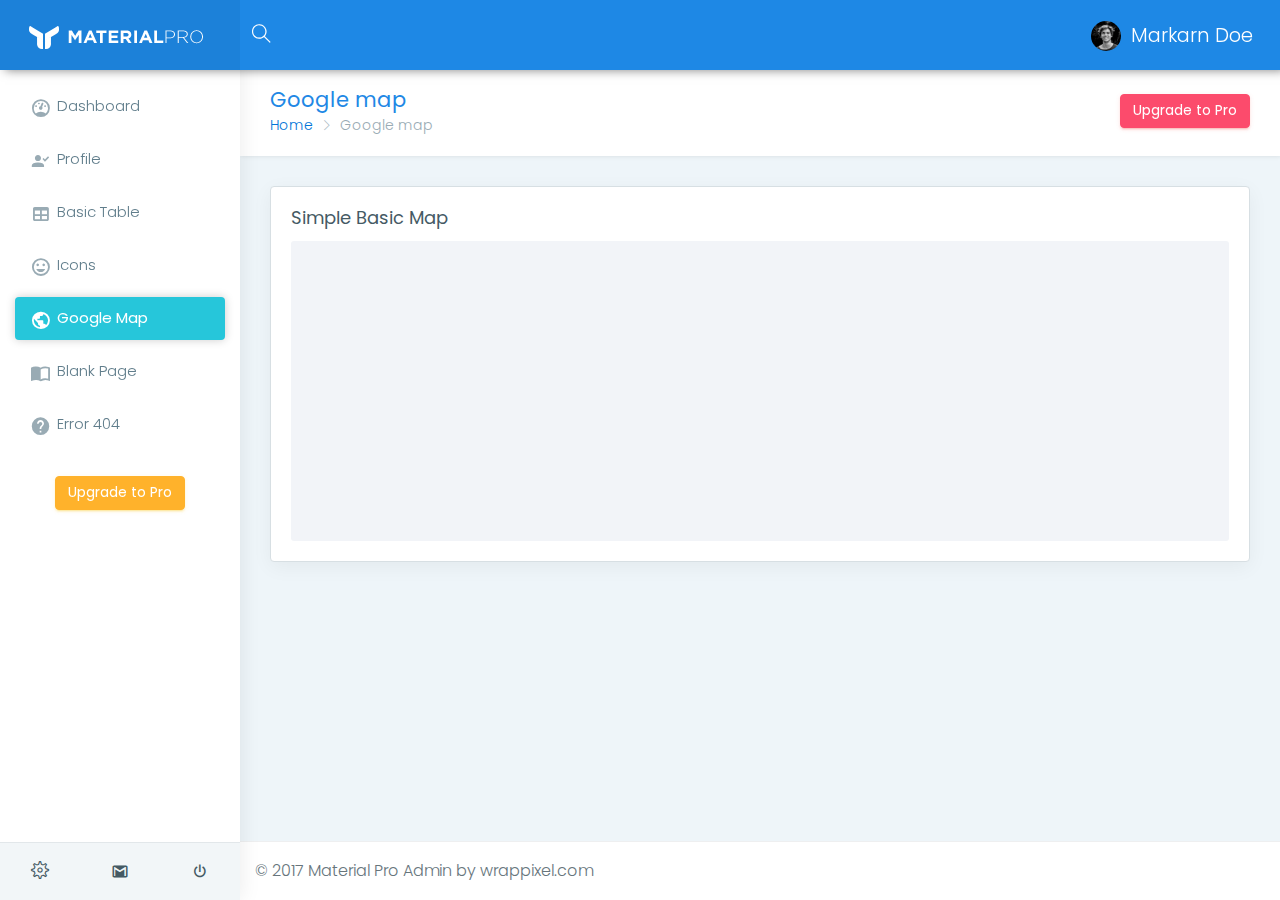
<file: HC/lite/map-google.html>
<!DOCTYPE html>
<html lang="en">

<head>
    <meta charset="utf-8">
    <meta http-equiv="X-UA-Compatible" content="IE=edge">
    <!-- Tell the browser to be responsive to screen width -->
    <meta name="viewport" content="width=device-width, initial-scale=1">
    <meta name="description" content="">
    <meta name="author" content="">
    <!-- Favicon icon -->
    <link rel="icon" type="image/png" sizes="16x16" href="../assets/images/favicon.png">
    <title>Material Pro Admin Template - The Most Complete & Trusted Bootstrap 4 Admin Template</title>
    <!-- Bootstrap Core CSS -->
    <link href="../assets/plugins/bootstrap/css/bootstrap.min.css" rel="stylesheet">
    <!-- Custom CSS -->
    <link href="css/style.css" rel="stylesheet">
    <!-- You can change the theme colors from here -->
    <link href="css/colors/blue.css" id="theme" rel="stylesheet">
    <!-- HTML5 Shim and Respond.js IE8 support of HTML5 elements and media queries -->
    <!-- WARNING: Respond.js doesn't work if you view the page via file:// -->
    <!--[if lt IE 9]>
    <script src="https://oss.maxcdn.com/libs/html5shiv/3.7.0/html5shiv.js"></script>
    <script src="https://oss.maxcdn.com/libs/respond.js/1.4.2/respond.min.js"></script>
<![endif]-->
</head>

<body class="fix-header fix-sidebar card-no-border">
    <!-- ============================================================== -->
    <!-- Preloader - style you can find in spinners.css -->
    <!-- ============================================================== -->
    <div class="preloader">
        <svg class="circular" viewBox="25 25 50 50">
            <circle class="path" cx="50" cy="50" r="20" fill="none" stroke-width="2" stroke-miterlimit="10" /> </svg>
    </div>
    <!-- ============================================================== -->
    <!-- Main wrapper - style you can find in pages.scss -->
    <!-- ============================================================== -->
    <div id="main-wrapper">
        <!-- ============================================================== -->
        <!-- Topbar header - style you can find in pages.scss -->
        <!-- ============================================================== -->
        <header class="topbar">
            <nav class="navbar top-navbar navbar-toggleable-sm navbar-light">
                <!-- ============================================================== -->
                <!-- Logo -->
                <!-- ============================================================== -->
                <div class="navbar-header">
                    <a class="navbar-brand" href="index.html">
                        <!-- Logo icon --><b>
                            <!--You can put here icon as well // <i class="wi wi-sunset"></i> //-->
                            
                            <!-- Light Logo icon -->
                            <img src="../assets/images/logo-light-icon.png" alt="homepage" class="light-logo" />
                        </b>
                        <!--End Logo icon -->
                        <!-- Logo text --><span>
                        
                         <!-- Light Logo text -->    
                         <img src="../assets/images/logo-light-text.png" class="light-logo" alt="homepage" /></span> </a>
                </div>
                <!-- ============================================================== -->
                <!-- End Logo -->
                <!-- ============================================================== -->
                <div class="navbar-collapse">
                    <!-- ============================================================== -->
                    <!-- toggle and nav items -->
                    <!-- ============================================================== -->
                    <ul class="navbar-nav mr-auto mt-md-0">
                        <!-- This is  -->
                        <li class="nav-item"> <a class="nav-link nav-toggler hidden-md-up text-muted waves-effect waves-dark" href="javascript:void(0)"><i class="mdi mdi-menu"></i></a> </li>
                        <!-- ============================================================== -->
                        <!-- Search -->
                        <!-- ============================================================== -->
                        <li class="nav-item hidden-sm-down search-box"> <a class="nav-link hidden-sm-down text-muted waves-effect waves-dark" href="javascript:void(0)"><i class="ti-search"></i></a>
                            <form class="app-search">
                                <input type="text" class="form-control" placeholder="Search & enter"> <a class="srh-btn"><i class="ti-close"></i></a> </form>
                        </li>
                    </ul>
                    <!-- ============================================================== -->
                    <!-- User profile and search -->
                    <!-- ============================================================== -->
                    <ul class="navbar-nav my-lg-0">
                        <!-- ============================================================== -->
                        <!-- Profile -->
                        <!-- ============================================================== -->
                        <li class="nav-item dropdown">
                            <a class="nav-link dropdown-toggle text-muted waves-effect waves-dark" href="" data-toggle="dropdown" aria-haspopup="true" aria-expanded="false"><img src="../assets/images/users/1.jpg" alt="user" class="profile-pic m-r-10" />Markarn Doe</a>
                        </li>
                    </ul>
                </div>
            </nav>
        </header>
        <!-- ============================================================== -->
        <!-- End Topbar header -->
        <!-- ============================================================== -->
        <!-- ============================================================== -->
        <!-- Left Sidebar - style you can find in sidebar.scss  -->
        <!-- ============================================================== -->
        <aside class="left-sidebar">
            <!-- Sidebar scroll-->
            <div class="scroll-sidebar">
                <!-- Sidebar navigation-->
                <nav class="sidebar-nav">
                    <ul id="sidebarnav">
                        <li> <a class="waves-effect waves-dark" href="index.html" aria-expanded="false"><i class="mdi mdi-gauge"></i><span class="hide-menu">Dashboard</span></a>
                        </li>
                        <li> <a class="waves-effect waves-dark" href="pages-profile.html" aria-expanded="false"><i class="mdi mdi-account-check"></i><span class="hide-menu">Profile</span></a>
                        </li>
                        <li> <a class="waves-effect waves-dark" href="table-basic.html" aria-expanded="false"><i class="mdi mdi-table"></i><span class="hide-menu">Basic Table</span></a>
                        </li>
                        <li> <a class="waves-effect waves-dark" href="icon-material.html" aria-expanded="false"><i class="mdi mdi-emoticon"></i><span class="hide-menu">Icons</span></a>
                        </li>
                        <li> <a class="waves-effect waves-dark" href="map-google.html" aria-expanded="false"><i class="mdi mdi-earth"></i><span class="hide-menu">Google Map</span></a>
                        </li>
                        <li> <a class="waves-effect waves-dark" href="pages-blank.html" aria-expanded="false"><i class="mdi mdi-book-open-variant"></i><span class="hide-menu">Blank Page</span></a>
                        </li>
                        <li> <a class="waves-effect waves-dark" href="pages-error-404.html" aria-expanded="false"><i class="mdi mdi-help-circle"></i><span class="hide-menu">Error 404</span></a>
                        </li>
                    </ul>
                    <div class="text-center m-t-30">
                        <a href="https://wrappixel.com/templates/materialpro/" class="btn waves-effect waves-light btn-warning hidden-md-down"> Upgrade to Pro</a>
                    </div>
                </nav>
                <!-- End Sidebar navigation -->
            </div>
            <!-- End Sidebar scroll-->
            <!-- Bottom points-->
            <div class="sidebar-footer">
                <!-- item--><a href="" class="link" data-toggle="tooltip" title="Settings"><i class="ti-settings"></i></a>
                <!-- item--><a href="" class="link" data-toggle="tooltip" title="Email"><i class="mdi mdi-gmail"></i></a>
                <!-- item--><a href="" class="link" data-toggle="tooltip" title="Logout"><i class="mdi mdi-power"></i></a> </div>
            <!-- End Bottom points-->
        </aside>
        <!-- ============================================================== -->
        <!-- End Left Sidebar - style you can find in sidebar.scss  -->
        <!-- ============================================================== -->
        <!-- ============================================================== -->
        <!-- Page wrapper  -->
        <!-- ============================================================== -->
        <div class="page-wrapper">
            <!-- ============================================================== -->
            <!-- Container fluid  -->
            <!-- ============================================================== -->
            <div class="container-fluid">
                <!-- ============================================================== -->
                <!-- Bread crumb and right sidebar toggle -->
                <!-- ============================================================== -->
                <div class="row page-titles">
                    <div class="col-md-5 col-8 align-self-center">
                        <h3 class="text-themecolor m-b-0 m-t-0">Google map</h3>
                        <ol class="breadcrumb">
                            <li class="breadcrumb-item"><a href="javascript:void(0)">Home</a></li>
                            <li class="breadcrumb-item active">Google map</li>
                        </ol>
                    </div>
                    <div class="col-md-7 col-4 align-self-center">
                        <a href="https://wrappixel.com/templates/materialpro/" class="btn waves-effect waves-light btn-danger pull-right hidden-sm-down"> Upgrade to Pro</a>
                    </div>
                </div>
                <!-- ============================================================== -->
                <!-- End Bread crumb and right sidebar toggle -->
                <!-- ============================================================== -->
                <!-- ============================================================== -->
                <!-- Start Page Content -->
                <!-- ============================================================== -->
                <div class="row">
                    <div class="col-12">
                        <div class="card">
                            <div class="card-block">
                                <h4 class="card-title">Simple Basic Map</h4>
                                <div id="gmaps-simple" class="gmaps"></div>
                            </div>
                        </div>
                    </div>
                </div>
                <!-- ============================================================== -->
                <!-- End PAge Content -->
                <!-- ============================================================== -->
            </div>
            <!-- ============================================================== -->
            <!-- End Container fluid  -->
            <!-- ============================================================== -->
            <!-- ============================================================== -->
            <!-- footer -->
            <!-- ============================================================== -->
            <footer class="footer">
                © 2017 Material Pro Admin by wrappixel.com
            </footer>
            <!-- ============================================================== -->
            <!-- End footer -->
            <!-- ============================================================== -->
        </div>
        <!-- ============================================================== -->
        <!-- End Page wrapper  -->
        <!-- ============================================================== -->
    </div>
    <!-- ============================================================== -->
    <!-- End Wrapper -->
    <!-- ============================================================== -->
    <!-- ============================================================== -->
    <!-- All Jquery -->
    <!-- ============================================================== -->
    <script src="../assets/plugins/jquery/jquery.min.js"></script>
    <!-- Bootstrap tether Core JavaScript -->
    <script src="../assets/plugins/bootstrap/js/tether.min.js"></script>
    <script src="../assets/plugins/bootstrap/js/bootstrap.min.js"></script>
    <!-- slimscrollbar scrollbar JavaScript -->
    <script src="js/jquery.slimscroll.js"></script>
    <!--Wave Effects -->
    <script src="js/waves.js"></script>
    <!--Menu sidebar -->
    <script src="js/sidebarmenu.js"></script>
    <!--stickey kit -->
    <script src="../assets/plugins/sticky-kit-master/dist/sticky-kit.min.js"></script>
    <!--Custom JavaScript -->
    <script src="js/custom.min.js"></script>
    <!-- google maps api -->
    <script src="https://maps.google.com/maps/api/js?key=AIzaSyCUBL-6KdclGJ2a_UpmB2LXvq7VOcPT7K4&sensor=true"></script>
    <script src="../assets/plugins/gmaps/gmaps.min.js"></script>
    <script src="../assets/plugins/gmaps/jquery.gmaps.js"></script>
</body>

</html>
</file>
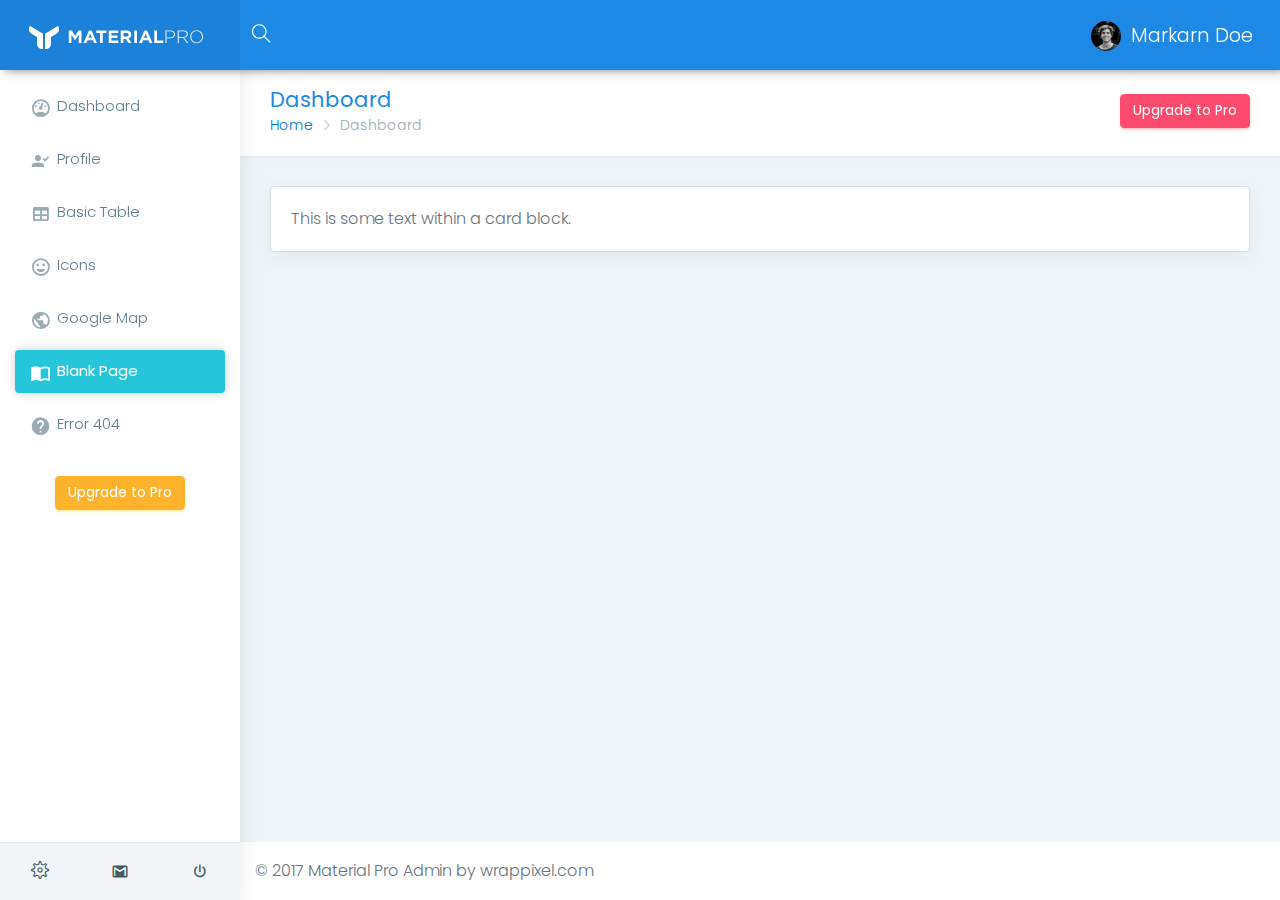
<file: HC/lite/pages-blank.html>
<!DOCTYPE html>
<html lang="en">

<head>
    <meta charset="utf-8">
    <meta http-equiv="X-UA-Compatible" content="IE=edge">
    <!-- Tell the browser to be responsive to screen width -->
    <meta name="viewport" content="width=device-width, initial-scale=1">
    <meta name="description" content="">
    <meta name="author" content="">
    <!-- Favicon icon -->
    <link rel="icon" type="image/png" sizes="16x16" href="../assets/images/favicon.png">
    <title>Material Pro Admin Template - The Most Complete & Trusted Bootstrap 4 Admin Template</title>
    <!-- Bootstrap Core CSS -->
    <link href="../assets/plugins/bootstrap/css/bootstrap.min.css" rel="stylesheet">
    <!-- Custom CSS -->
    <link href="css/style.css" rel="stylesheet">
    <!-- You can change the theme colors from here -->
    <link href="css/colors/blue.css" id="theme" rel="stylesheet">
    <!-- HTML5 Shim and Respond.js IE8 support of HTML5 elements and media queries -->
    <!-- WARNING: Respond.js doesn't work if you view the page via file:// -->
    <!--[if lt IE 9]>
    <script src="https://oss.maxcdn.com/libs/html5shiv/3.7.0/html5shiv.js"></script>
    <script src="https://oss.maxcdn.com/libs/respond.js/1.4.2/respond.min.js"></script>
<![endif]-->
</head>

<body class="fix-header fix-sidebar card-no-border">
    <!-- ============================================================== -->
    <!-- Preloader - style you can find in spinners.css -->
    <!-- ============================================================== -->
    <div class="preloader">
        <svg class="circular" viewBox="25 25 50 50">
            <circle class="path" cx="50" cy="50" r="20" fill="none" stroke-width="2" stroke-miterlimit="10" /> </svg>
    </div>
    <!-- ============================================================== -->
    <!-- Main wrapper - style you can find in pages.scss -->
    <!-- ============================================================== -->
    <div id="main-wrapper">
        <!-- ============================================================== -->
        <!-- Topbar header - style you can find in pages.scss -->
        <!-- ============================================================== -->
        <header class="topbar">
            <nav class="navbar top-navbar navbar-toggleable-sm navbar-light">
                <!-- ============================================================== -->
                <!-- Logo -->
                <!-- ============================================================== -->
                <div class="navbar-header">
                    <a class="navbar-brand" href="index.html">
                        <!-- Logo icon --><b>
                            <!--You can put here icon as well // <i class="wi wi-sunset"></i> //-->
                            
                            <!-- Light Logo icon -->
                            <img src="../assets/images/logo-light-icon.png" alt="homepage" class="light-logo" />
                        </b>
                        <!--End Logo icon -->
                        <!-- Logo text --><span>
                         
                         <!-- Light Logo text -->    
                         <img src="../assets/images/logo-light-text.png" class="light-logo" alt="homepage" /></span> </a>
                </div>
                <!-- ============================================================== -->
                <!-- End Logo -->
                <!-- ============================================================== -->
                <div class="navbar-collapse">
                    <!-- ============================================================== -->
                    <!-- toggle and nav items -->
                    <!-- ============================================================== -->
                    <ul class="navbar-nav mr-auto mt-md-0">
                        <!-- This is  -->
                        <li class="nav-item"> <a class="nav-link nav-toggler hidden-md-up text-muted waves-effect waves-dark" href="javascript:void(0)"><i class="mdi mdi-menu"></i></a> </li>
                        <!-- ============================================================== -->
                        <!-- Search -->
                        <!-- ============================================================== -->
                        <li class="nav-item hidden-sm-down search-box"> <a class="nav-link hidden-sm-down text-muted waves-effect waves-dark" href="javascript:void(0)"><i class="ti-search"></i></a>
                            <form class="app-search">
                                <input type="text" class="form-control" placeholder="Search & enter"> <a class="srh-btn"><i class="ti-close"></i></a> </form>
                        </li>
                    </ul>
                    <!-- ============================================================== -->
                    <!-- User profile and search -->
                    <!-- ============================================================== -->
                    <ul class="navbar-nav my-lg-0">
                        <!-- ============================================================== -->
                        <!-- Profile -->
                        <!-- ============================================================== -->
                        <li class="nav-item dropdown">
                            <a class="nav-link dropdown-toggle text-muted waves-effect waves-dark" href="" data-toggle="dropdown" aria-haspopup="true" aria-expanded="false"><img src="../assets/images/users/1.jpg" alt="user" class="profile-pic m-r-10" />Markarn Doe</a>
                        </li>
                    </ul>
                </div>
            </nav>
        </header>
        <!-- ============================================================== -->
        <!-- End Topbar header -->
        <!-- ============================================================== -->
        <!-- ============================================================== -->
        <!-- Left Sidebar - style you can find in sidebar.scss  -->
        <!-- ============================================================== -->
        <aside class="left-sidebar">
            <!-- Sidebar scroll-->
            <div class="scroll-sidebar">
                <!-- Sidebar navigation-->
                <nav class="sidebar-nav">
                    <ul id="sidebarnav">
                        <li> <a class="waves-effect waves-dark" href="index.html" aria-expanded="false"><i class="mdi mdi-gauge"></i><span class="hide-menu">Dashboard</span></a>
                        </li>
                        <li> <a class="waves-effect waves-dark" href="pages-profile.html" aria-expanded="false"><i class="mdi mdi-account-check"></i><span class="hide-menu">Profile</span></a>
                        </li>
                        <li> <a class="waves-effect waves-dark" href="table-basic.html" aria-expanded="false"><i class="mdi mdi-table"></i><span class="hide-menu">Basic Table</span></a>
                        </li>
                        <li> <a class="waves-effect waves-dark" href="icon-material.html" aria-expanded="false"><i class="mdi mdi-emoticon"></i><span class="hide-menu">Icons</span></a>
                        </li>
                        <li> <a class="waves-effect waves-dark" href="map-google.html" aria-expanded="false"><i class="mdi mdi-earth"></i><span class="hide-menu">Google Map</span></a>
                        </li>
                        <li> <a class="waves-effect waves-dark" href="pages-blank.html" aria-expanded="false"><i class="mdi mdi-book-open-variant"></i><span class="hide-menu">Blank Page</span></a>
                        </li>
                        <li> <a class="waves-effect waves-dark" href="pages-error-404.html" aria-expanded="false"><i class="mdi mdi-help-circle"></i><span class="hide-menu">Error 404</span></a>
                        </li>
                    </ul>
                    <div class="text-center m-t-30">
                        <a href="https://wrappixel.com/templates/materialpro/" class="btn waves-effect waves-light btn-warning hidden-md-down"> Upgrade to Pro</a>
                    </div>
                </nav>
                <!-- End Sidebar navigation -->
            </div>
            <!-- End Sidebar scroll-->
            <!-- Bottom points-->
            <div class="sidebar-footer">
                <!-- item--><a href="" class="link" data-toggle="tooltip" title="Settings"><i class="ti-settings"></i></a>
                <!-- item--><a href="" class="link" data-toggle="tooltip" title="Email"><i class="mdi mdi-gmail"></i></a>
                <!-- item--><a href="" class="link" data-toggle="tooltip" title="Logout"><i class="mdi mdi-power"></i></a> </div>
            <!-- End Bottom points-->
        </aside>
        <!-- ============================================================== -->
        <!-- End Left Sidebar - style you can find in sidebar.scss  -->
        <!-- ============================================================== -->
        <!-- ============================================================== -->
        <!-- Page wrapper  -->
        <!-- ============================================================== -->
        <div class="page-wrapper">
            <!-- ============================================================== -->
            <!-- Container fluid  -->
            <!-- ============================================================== -->
            <div class="container-fluid">
                <!-- ============================================================== -->
                <!-- Bread crumb and right sidebar toggle -->
                <!-- ============================================================== -->
                <div class="row page-titles">
                    <div class="col-md-5 col-8 align-self-center">
                        <h3 class="text-themecolor m-b-0 m-t-0">Dashboard</h3>
                        <ol class="breadcrumb">
                            <li class="breadcrumb-item"><a href="javascript:void(0)">Home</a></li>
                            <li class="breadcrumb-item active">Dashboard</li>
                        </ol>
                    </div>
                    <div class="col-md-7 col-4 align-self-center">
                        <a href="https://wrappixel.com/templates/materialpro/" class="btn waves-effect waves-light btn-danger pull-right hidden-sm-down"> Upgrade to Pro</a>
                    </div>
                </div>
                <!-- ============================================================== -->
                <!-- End Bread crumb and right sidebar toggle -->
                <!-- ============================================================== -->
                <!-- ============================================================== -->
                <!-- Start Page Content -->
                <!-- ============================================================== -->
                <div class="row">
                    <div class="col-12">
                        <div class="card">
                            <div class="card-block">
                                This is some text within a card block.
                            </div>
                        </div>
                    </div>
                </div>
                <!-- ============================================================== -->
                <!-- End PAge Content -->
                <!-- ============================================================== -->
            </div>
            <!-- ============================================================== -->
            <!-- End Container fluid  -->
            <!-- ============================================================== -->
            <!-- ============================================================== -->
            <!-- footer -->
            <!-- ============================================================== -->
            <footer class="footer">
                © 2017 Material Pro Admin by wrappixel.com
            </footer>
            <!-- ============================================================== -->
            <!-- End footer -->
            <!-- ============================================================== -->
        </div>
        <!-- ============================================================== -->
        <!-- End Page wrapper  -->
        <!-- ============================================================== -->
    </div>
    <!-- ============================================================== -->
    <!-- End Wrapper -->
    <!-- ============================================================== -->
    <!-- ============================================================== -->
    <!-- All Jquery -->
    <!-- ============================================================== -->
    <script src="../assets/plugins/jquery/jquery.min.js"></script>
    <!-- Bootstrap tether Core JavaScript -->
    <script src="../assets/plugins/bootstrap/js/tether.min.js"></script>
    <script src="../assets/plugins/bootstrap/js/bootstrap.min.js"></script>
    <!-- slimscrollbar scrollbar JavaScript -->
    <script src="js/jquery.slimscroll.js"></script>
    <!--Wave Effects -->
    <script src="js/waves.js"></script>
    <!--Menu sidebar -->
    <script src="js/sidebarmenu.js"></script>
    <!--stickey kit -->
    <script src="../assets/plugins/sticky-kit-master/dist/sticky-kit.min.js"></script>
    <!--Custom JavaScript -->
    <script src="js/custom.min.js"></script>
</body>

</html>
</file>
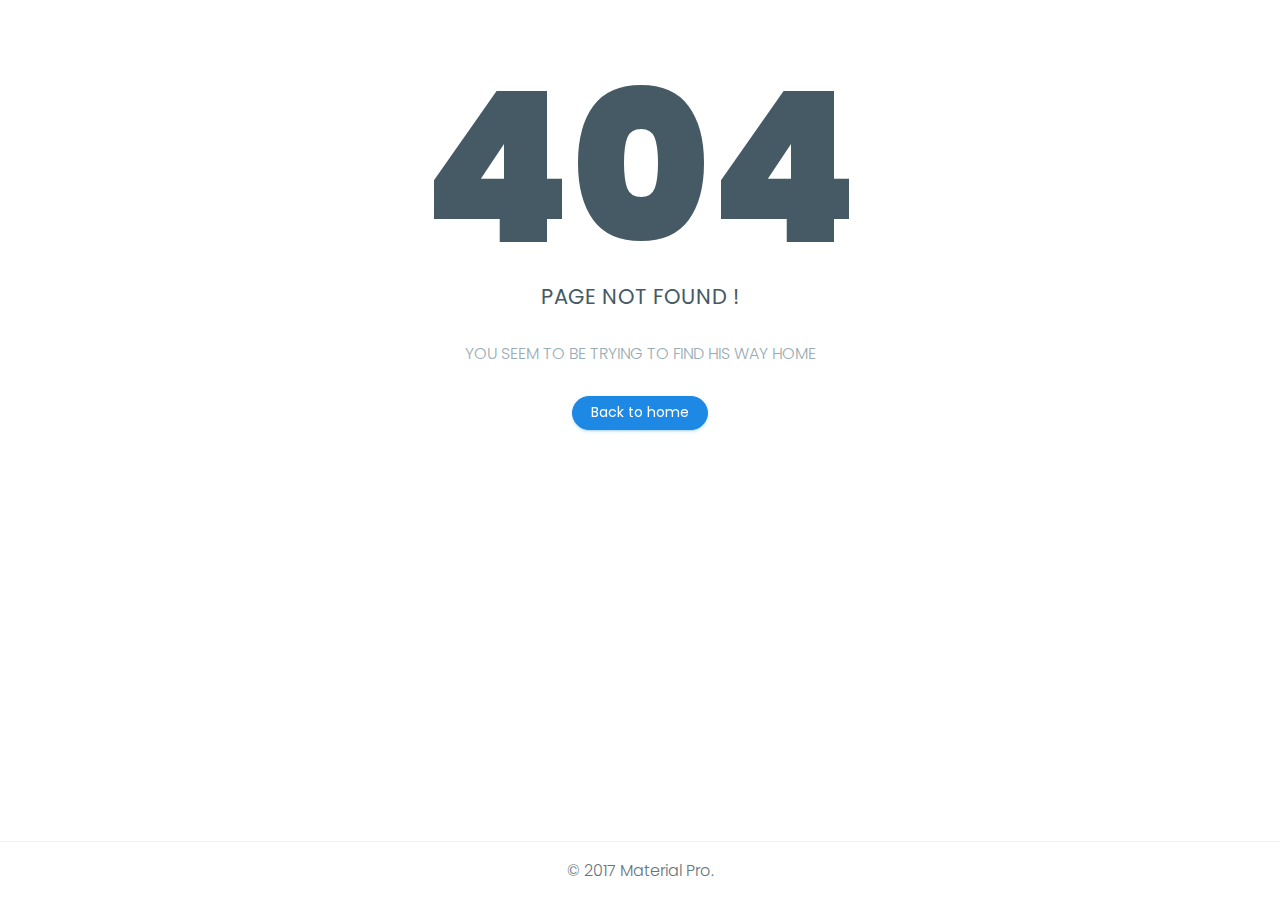
<file: HC/lite/pages-error-404.html>
<!DOCTYPE html>
<html lang="en">

<head>
    <meta charset="utf-8">
    <meta http-equiv="X-UA-Compatible" content="IE=edge">
    <!-- Tell the browser to be responsive to screen width -->
    <meta name="viewport" content="width=device-width, initial-scale=1">
    <meta name="description" content="">
    <meta name="author" content="">
    <!-- Favicon icon -->
    <link rel="icon" type="image/png" sizes="16x16" href="../assets/images/favicon.png">
    <title>Material Pro Admin Template - The Most Complete & Trusted Bootstrap 4 Admin Template</title>
    <!-- Bootstrap Core CSS -->
    <link href="../assets/plugins/bootstrap/css/bootstrap.min.css" rel="stylesheet">
    <!-- Custom CSS -->
    <link href="css/style.css" rel="stylesheet">
    <!-- You can change the theme colors from here -->
    <link href="css/colors/blue.css" id="theme" rel="stylesheet">
    <!-- HTML5 Shim and Respond.js IE8 support of HTML5 elements and media queries -->
    <!-- WARNING: Respond.js doesn't work if you view the page via file:// -->
    <!--[if lt IE 9]>
    <script src="https://oss.maxcdn.com/libs/html5shiv/3.7.0/html5shiv.js"></script>
    <script src="https://oss.maxcdn.com/libs/respond.js/1.4.2/respond.min.js"></script>
<![endif]-->
</head>

<body class="fix-header card-no-border">
    <!-- ============================================================== -->
    <!-- Main wrapper - style you can find in pages.scss -->
    <!-- ============================================================== -->
    <section id="wrapper" class="error-page">
        <div class="error-box">
            <div class="error-body text-center">
                <h1>404</h1>
                <h3 class="text-uppercase">Page Not Found !</h3>
                <p class="text-muted m-t-30 m-b-30">YOU SEEM TO BE TRYING TO FIND HIS WAY HOME</p>
                <a href="index.html" class="btn btn-info btn-rounded waves-effect waves-light m-b-40">Back to home</a> </div>
            <footer class="footer text-center">© 2017 Material Pro.</footer>
        </div>
    </section>
    <!-- ============================================================== -->
    <!-- End Wrapper -->
    <!-- ============================================================== -->
    <!-- ============================================================== -->
    <!-- All Jquery -->
    <!-- ============================================================== -->
    <script src="../assets/plugins/jquery/jquery.min.js"></script>
    <!-- Bootstrap tether Core JavaScript -->
    <script src="../assets/plugins/bootstrap/js/tether.min.js"></script>
    <script src="../assets/plugins/bootstrap/js/bootstrap.min.js"></script>
    <!--Wave Effects -->
    <script src="js/waves.js"></script>
</body>

</html>
</file>
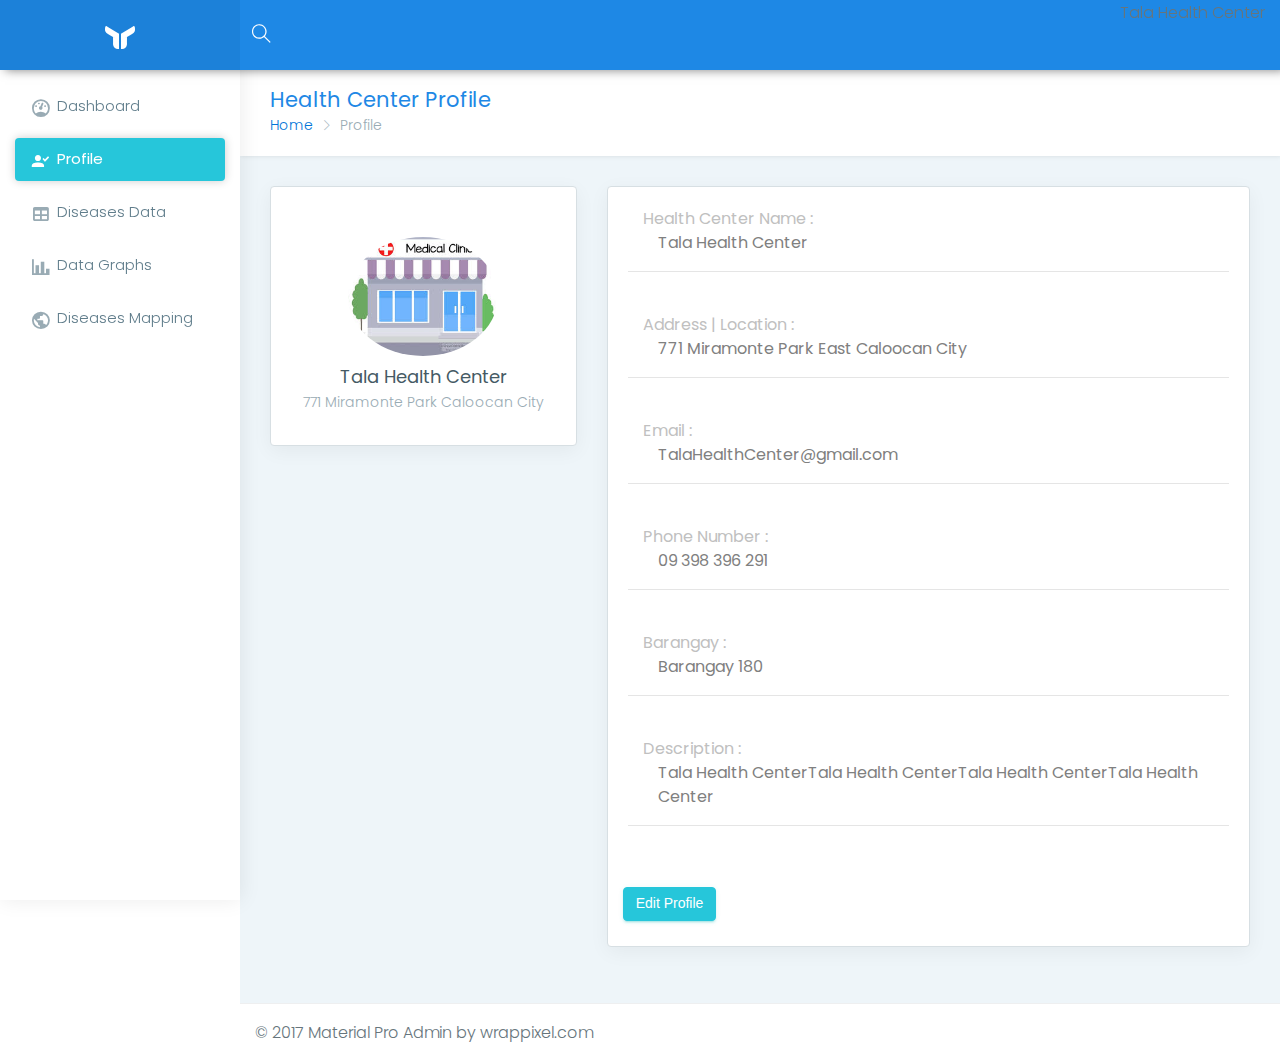
<file: HC/lite/pages-profile.html>
<!DOCTYPE html>
<html lang="en">

<head>
    <meta charset="utf-8">
    <meta http-equiv="X-UA-Compatible" content="IE=edge">
    <!-- Tell the browser to be responsive to screen width -->
    <meta name="viewport" content="width=device-width, initial-scale=1">
    <meta name="description" content="">
    <meta name="author" content="">
    <!-- Favicon icon -->
    <link rel="icon" type="image/png" sizes="16x16" href="../assets/images/favicon.png">
    <title>Profile</title>
    <!-- Bootstrap Core CSS -->
    <link href="../assets/plugins/bootstrap/css/bootstrap.min.css" rel="stylesheet">
    <!-- Custom CSS -->
    <link href="css/style.css" rel="stylesheet">
    <!-- You can change the theme colors from here -->
    <link href="css/colors/blue.css" id="theme" rel="stylesheet">
    <!-- HTML5 Shim and Respond.js IE8 support of HTML5 elements and media queries -->
    <!-- WARNING: Respond.js doesn't work if you view the page via file:// -->
    <!--[if lt IE 9]>
    <script src="https://oss.maxcdn.com/libs/html5shiv/3.7.0/html5shiv.js"></script>
    <script src="https://oss.maxcdn.com/libs/respond.js/1.4.2/respond.min.js"></script>
<![endif]-->
</head>

<body class="fix-header fix-sidebar card-no-border">
    <!-- ============================================================== -->
    <!-- Preloader - style you can find in spinners.css -->
    <!-- ============================================================== -->
    <div class="preloader">
        <svg class="circular" viewBox="25 25 50 50">
            <circle class="path" cx="50" cy="50" r="20" fill="none" stroke-width="2" stroke-miterlimit="10" /> </svg>
    </div>
    <!-- ============================================================== -->
    <!-- Main wrapper - style you can find in pages.scss -->
    <!-- ============================================================== -->
    <div id="main-wrapper">
        <!-- ============================================================== -->
        <!-- Topbar header - style you can find in pages.scss -->
        <!-- ============================================================== -->
        <header class="topbar">
            <nav class="navbar top-navbar navbar-toggleable-sm navbar-light">
                <!-- ============================================================== -->
                <!-- Logo -->
                <!-- ============================================================== -->
                <div class="navbar-header">
                    <a class="navbar-brand" href="index.html">
                        <!-- Logo icon --><b>
                            <!--You can put here icon as well // <i class="wi wi-sunset"></i> //-->
                            
                            <!-- Light Logo icon -->
                            <img src="../assets/images/logo-light-icon.png" alt="homepage" class="light-logo" />
                        </b>
                        <!--End Logo icon -->
                        <!-- Logo text --><span>
                         
                         <!-- Light Logo text -->    
                         <!-- <img src="../assets/images/logo-light-text.png" class="light-logo" alt="homepage" /> --></span> </a>
                </div>
                <!-- ============================================================== -->
                <!-- End Logo -->
                <!-- ============================================================== -->
                <div class="navbar-collapse">
                    <!-- ============================================================== -->
                    <!-- toggle and nav items -->
                    <!-- ============================================================== -->
                    <ul class="navbar-nav mr-auto mt-md-0">
                        <!-- This is  -->
                        <li class="nav-item"> <a class="nav-link nav-toggler hidden-md-up text-muted waves-effect waves-dark" href="javascript:void(0)"><i class="mdi mdi-menu"></i></a> </li>
                        <!-- ============================================================== -->
                        <!-- Search -->
                        <!-- ============================================================== -->
                        <li class="nav-item hidden-sm-down search-box"> <a class="nav-link hidden-sm-down text-muted waves-effect waves-dark" href="javascript:void(0)"><i class="ti-search"></i></a>
                            <form class="app-search">
                                <input type="text" class="form-control" placeholder="Search & enter"> <a class="srh-btn"><i class="ti-close"></i></a> </form>
                        </li>
                    </ul>
                    <!-- ============================================================== -->
                    <!-- User profile and search -->
                    <!-- ============================================================== -->
                    <ul class="navbar-nav my-lg-0">
                        <!-- ============================================================== -->
                        <!-- Profile -->
                        <!-- ============================================================== -->
                        <li class="nav-item dropdown">
                           <!--  <a class="nav-link dropdown-toggle text-muted waves-effect waves-dark" href="" data-toggle="dropdown" aria-haspopup="true" aria-expanded="false"> --><!-- <img src="../assets/images/users/1.jpg" alt="user" class="profile-pic m-r-10" /> -->Tala Health Center</a>
                        </li>
                    </ul>
                </div>
            </nav>
        </header>
        <!-- ============================================================== -->
        <!-- End Topbar header -->
        <!-- ============================================================== -->
        <!-- ============================================================== -->
        <!-- Left Sidebar - style you can find in sidebar.scss  -->
        <!-- ============================================================== -->
        <aside class="left-sidebar">
            <!-- Sidebar scroll-->
            <div class="scroll-sidebar">
                <!-- Sidebar navigation-->
                <nav class="sidebar-nav">
                    <ul id="sidebarnav">
                        <li> <a class="waves-effect waves-dark" href="dashboard.php" aria-expanded="false"><i class="mdi mdi-gauge"></i><span class="hide-menu">Dashboard</span></a>
                        </li>
                        <li> <a class="waves-effect waves-dark" href="pages-profile.html" aria-expanded="false"><i class="mdi mdi-account-check"></i><span class="hide-menu">Profile</span></a>
                        </li>
                        <li> <a class="waves-effect waves-dark" href="table.php" aria-expanded="false"><i class="mdi mdi-table"></i><span class="hide-menu">Diseases Data</span></a>
                        </li>
                        <li> <a class="waves-effect waves-dark" href="chart.php" aria-expanded="false"><i class="mdi mdi-chart-bar"></i><span class="hide-menu">Data Graphs</span></a>
                        </li>
                        <li> <a class="waves-effect waves-dark" href="map-google.html" aria-expanded="false"><i class="mdi mdi-earth"></i><span class="hide-menu">Diseases Mapping</span></a>
                        </li>
                      
                    </ul>
                </nav>
                <!-- End Sidebar navigation -->
            </div>
            <!-- End Sidebar scroll-->
        </aside>
        <!-- ============================================================== -->
        <!-- End Left Sidebar - style you can find in sidebar.scss  -->
        <!-- ============================================================== -->
        <!-- ============================================================== -->
        <!-- Page wrapper  -->
        <!-- ============================================================== -->
        <div class="page-wrapper">
            <!-- ============================================================== -->
            <!-- Container fluid  -->
            <!-- ============================================================== -->
            <div class="container-fluid">
                <!-- ============================================================== -->
                <!-- Bread crumb and right sidebar toggle -->
                <!-- ============================================================== -->
                <div class="row page-titles">
                    <div class="col-md-5 col-8 align-self-center">
                        <h3 class="text-themecolor m-b-0 m-t-0">Health Center Profile</h3>
                        <ol class="breadcrumb">
                            <li class="breadcrumb-item"><a href="javascript:void(0)">Home</a></li>
                            <li class="breadcrumb-item active">Profile</li>
                        </ol>
                    </div>
                </div>
                <!-- ============================================================== -->
                <!-- End Bread crumb and right sidebar toggle -->
                <!-- ============================================================== -->
                <!-- ============================================================== -->
                <!-- Start Page Content -->
                <!-- ============================================================== -->
                <!-- Row -->
                <div class="row">
                    <!-- Column -->
                    <div class="col-lg-4 col-xlg-3 col-md-5">
                        <div class="card">
                            <div class="card-block">
                                <center class="m-t-30"> <img src="../assets/images/tala.jpg" class="img-circle" width="150" />
                                    <h4 class="card-title m-t-10">Tala Health Center</h4>
                                    <h6 class="card-subtitle">771 Miramonte Park Caloocan City</h6>
                                    <div class="row text-center justify-content-md-center">
                                    </div>
                                </center>
                            </div>
                        </div>
                    </div>
                    <!-- Column -->
                    <!-- Column -->
                    <div class="col-lg-8 col-xlg-9 col-md-7">
                        <div class="card">
                            <div class="card-block">
                                <form class="form-horizontal form-material">
                                    <div class="form-group">
                                        <label class="col-md-12" style="color: silver;">Health Center Name : <label class="col-md-12" style="color: gray;">Tala Health Center</label></label>
                                        <hr>
                                    </div>
                                   <div class="form-group">
                                        <label class="col-md-12" style="color: silver;">Address | Location : <label class="col-md-12" style="color: gray;">771 Miramonte Park East Caloocan City</label></label>
                                        <hr>
                                    </div>
                                  <div class="form-group">
                                        <label class="col-md-12" style="color: silver;">Email : <label class="col-md-12" style="color: gray;">TalaHealthCenter@gmail.com</label></label>
                                        <hr>
                                    </div>
                                   <div class="form-group">
                                        <label class="col-md-12" style="color: silver;">Phone Number : <label class="col-md-12" style="color: gray;">09 398 396 291</label></label>
                                        <hr>
                                    </div>
                                     <div class="form-group">
                                        <label class="col-md-12" style="color: silver;">Barangay : <label class="col-md-12" style="color: gray;">Barangay 180</label></label>
                                        <hr>
                                    </div>
                                    <div class="form-group">
                                        <label class="col-md-12" style="color: silver;">Description : <label class="col-md-12" style="color: gray;">Tala Health CenterTala Health CenterTala Health CenterTala Health Center</label></label>
                                        <hr>
                                    </div>
                                    </div>
                                    <div class="form-group">
                                        <div class="col-sm-12">
                                            <button class="btn btn-success">Edit Profile</button>
                                        </div>
                                    </div>
                                </form>
                            </div>
                        </div>
                    </div>
                    <!-- Column -->
                </div>
                <!-- Row -->
                <!-- ============================================================== -->
                <!-- End PAge Content -->
                <!-- ============================================================== -->
            </div>
            <!-- ============================================================== -->
            <!-- End Container fluid  -->
            <!-- ============================================================== -->
            <!-- ============================================================== -->
            <!-- footer -->
            <!-- ============================================================== -->
            <footer class="footer">
                © 2017 Material Pro Admin by wrappixel.com
            </footer>
            <!-- ============================================================== -->
            <!-- End footer -->
            <!-- ============================================================== -->
        </div>
        <!-- ============================================================== -->
        <!-- End Page wrapper  -->
        <!-- ============================================================== -->
    </div>
    <!-- ============================================================== -->
    <!-- End Wrapper -->
    <!-- ============================================================== -->
    <!-- ============================================================== -->
    <!-- All Jquery -->
    <!-- ============================================================== -->
    <script src="../assets/plugins/jquery/jquery.min.js"></script>
    <!-- Bootstrap tether Core JavaScript -->
    <script src="../assets/plugins/bootstrap/js/tether.min.js"></script>
    <script src="../assets/plugins/bootstrap/js/bootstrap.min.js"></script>
    <!-- slimscrollbar scrollbar JavaScript -->
    <script src="js/jquery.slimscroll.js"></script>
    <!--Wave Effects -->
    <script src="js/waves.js"></script>
    <!--Menu sidebar -->
    <script src="js/sidebarmenu.js"></script>
    <!--stickey kit -->
    <script src="../assets/plugins/sticky-kit-master/dist/sticky-kit.min.js"></script>
    <!--Custom JavaScript -->
    <script src="js/custom.min.js"></script>
</body>

</html>
</file>
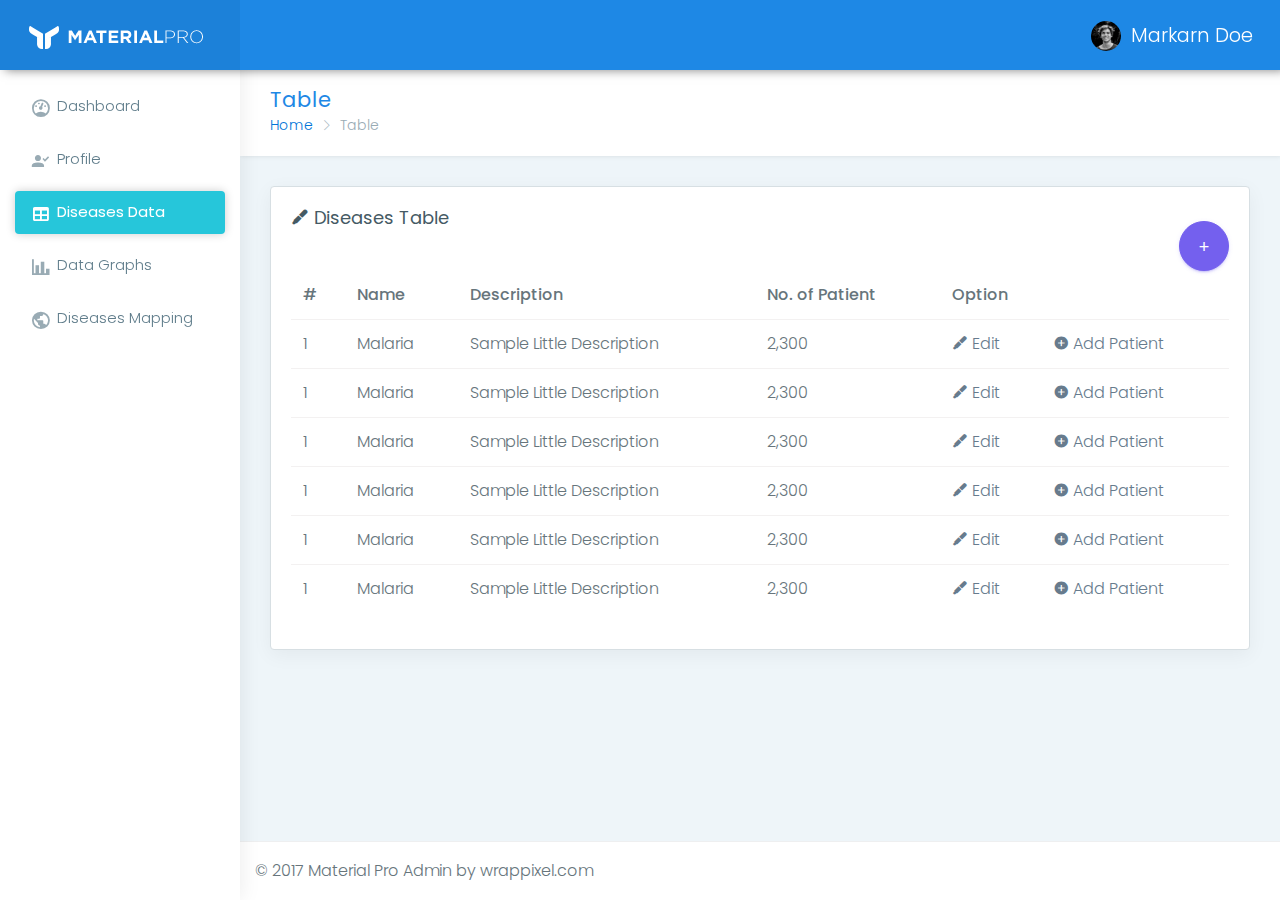
<file: HC/lite/table-basic.html>
<!DOCTYPE html>
<html lang="en">

<head>
    <meta charset="utf-8">
    <meta http-equiv="X-UA-Compatible" content="IE=edge">
    <!-- Tell the browser to be responsive to screen width -->
    <meta name="viewport" content="width=device-width, initial-scale=1">
    <meta name="description" content="">
    <meta name="author" content="">
    <!-- Favicon icon -->
    <link rel="icon" type="image/png" sizes="16x16" href="../assets/images/favicon.png">
    <title>Material Pro Admin Template - The Most Complete & Trusted Bootstrap 4 Admin Template</title>
    <!-- Bootstrap Core CSS -->
    <link href="../assets/plugins/bootstrap/css/bootstrap.min.css" rel="stylesheet">
    <!-- Custom CSS -->
    <link href="css/style.css" rel="stylesheet">
    <!-- You can change the theme colors from here -->
    <link href="css/colors/blue.css" id="theme" rel="stylesheet">
    <!-- HTML5 Shim and Respond.js IE8 support of HTML5 elements and media queries -->
    <!-- WARNING: Respond.js doesn't work if you view the page via file:// -->
    <!--[if lt IE 9]>
    <script src="https://oss.maxcdn.com/libs/html5shiv/3.7.0/html5shiv.js"></script>
    <script src="https://oss.maxcdn.com/libs/respond.js/1.4.2/respond.min.js"></script>
<![endif]-->
</head>

<body class="fix-header fix-sidebar card-no-border">
    <!-- ============================================================== -->
    <!-- Preloader - style you can find in spinners.css -->
    <!-- ============================================================== -->
    <div class="preloader">
        <svg class="circular" viewBox="25 25 50 50">
            <circle class="path" cx="50" cy="50" r="20" fill="none" stroke-width="2" stroke-miterlimit="10" /> </svg>
    </div>
    <!-- ============================================================== -->
    <!-- Main wrapper - style you can find in pages.scss -->
    <!-- ============================================================== -->
    <div id="main-wrapper">
        <!-- ============================================================== -->
        <!-- Topbar header - style you can find in pages.scss -->
        <!-- ============================================================== -->
        <header class="topbar">
            <nav class="navbar top-navbar navbar-toggleable-sm navbar-light">
                <!-- ============================================================== -->
                <!-- Logo -->
                <!-- ============================================================== -->
                <div class="navbar-header">
                    <a class="navbar-brand" href="index.html">
                        <!-- Logo icon --><b>
                            <!--You can put here icon as well // <i class="wi wi-sunset"></i> //-->
                           
                            <!-- Light Logo icon -->
                            <img src="../assets/images/logo-light-icon.png" alt="homepage" class="light-logo" />
                        </b>
                        <!--End Logo icon -->
                        <!-- Logo text --><span>
                         
                         <!-- Light Logo text -->    
                         <img src="../assets/images/logo-light-text.png" class="light-logo" alt="homepage" /></span> </a>
                </div>
                <!-- ============================================================== -->
                <!-- End Logo -->
                <!-- ============================================================== -->
                <div class="navbar-collapse">
                    <!-- ============================================================== -->
                    <!-- toggle and nav items -->
                    <!-- ============================================================== -->
                    <ul class="navbar-nav mr-auto mt-md-0">
                        <!-- This is  -->
                        <li class="nav-item"> <a class="nav-link nav-toggler hidden-md-up text-muted waves-effect waves-dark" href="javascript:void(0)"><i class="mdi mdi-menu"></i></a> </li>
                    </ul>
                    <!-- ============================================================== -->
                    <!-- User profile and search -->
                    <!-- ============================================================== -->
                    <ul class="navbar-nav my-lg-0">
                        <!-- ============================================================== -->
                        <!-- Profile -->
                        <!-- ============================================================== -->
                        <li class="nav-item dropdown">
                            <a class="nav-link dropdown-toggle text-muted waves-effect waves-dark" href="" data-toggle="dropdown" aria-haspopup="true" aria-expanded="false"><img src="../assets/images/users/1.jpg" alt="user" class="profile-pic m-r-10" />Markarn Doe</a>
                        </li>
                    </ul>
                </div>
            </nav>
        </header>
        <!-- ============================================================== -->
        <!-- End Topbar header -->
        <!-- ============================================================== -->
        <!-- ============================================================== -->
        <!-- Left Sidebar - style you can find in sidebar.scss  -->
        <!-- ============================================================== -->
        <aside class="left-sidebar">
            <!-- Sidebar scroll-->
            <div class="scroll-sidebar">
                <!-- Sidebar navigation-->
               <nav class="sidebar-nav">
                   <ul id="sidebarnav">
                        <li> <a class="waves-effect waves-dark" href="index.html" aria-expanded="false"><i class="mdi mdi-gauge"></i><span class="hide-menu">Dashboard</span></a>
                        </li>
                        <li> <a class="waves-effect waves-dark" href="pages-profile.html" aria-expanded="false"><i class="mdi mdi-account-check"></i><span class="hide-menu">Profile</span></a>
                        </li>
                        <li> <a class="waves-effect waves-dark" href="table-basic.html" aria-expanded="false"><i class="mdi mdi-table"></i><span class="hide-menu">Diseases Data</span></a>
                        </li>
                        <li> <a class="waves-effect waves-dark" href="icon-material.html" aria-expanded="false"><i class="mdi mdi-chart-bar"></i><span class="hide-menu">Data Graphs</span></a>
                        </li>
                        <li> <a class="waves-effect waves-dark" href="map-google.html" aria-expanded="false"><i class="mdi mdi-earth"></i><span class="hide-menu">Diseases Mapping</span></a>
                        </li>
                      
                    </ul>
                </nav>
                <!-- End Sidebar navigation -->
            </div>
            <!-- End Sidebar scroll-->
        </aside>
        <!-- ============================================================== -->
        <!-- End Left Sidebar - style you can find in sidebar.scss  -->
        <!-- ============================================================== -->
        <!-- ============================================================== -->
        <!-- Page wrapper  -->
        <!-- ============================================================== -->
        <div class="page-wrapper">
            <!-- ============================================================== -->
            <!-- Container fluid  -->
            <!-- ============================================================== -->
            <div class="container-fluid">
                <!-- ============================================================== -->
                <!-- Bread crumb and right sidebar toggle -->
                <!-- ============================================================== -->
                <div class="row page-titles">
                    <div class="col-md-5 col-8 align-self-center">
                        <h3 class="text-themecolor m-b-0 m-t-0">Table</h3>
                        <ol class="breadcrumb">
                            <li class="breadcrumb-item"><a href="javascript:void(0)">Home</a></li>
                            <li class="breadcrumb-item active">Table</li>
                        </ol>
                    </div>
                  
                </div>
                <!-- ============================================================== -->
                <!-- End Bread crumb and right sidebar toggle -->
                <!-- ============================================================== -->
                <!-- ============================================================== -->
                <!-- Start Page Content -->
                <!-- ============================================================== -->
                <div class="row">
                    <!-- column -->
                    <div class="col-lg-12">
                        <div class="card">
                            <div class="card-block">
                                <h4 class="card-title"><i class="mdi mdi-grease-pencil"></i> Diseases Table</h4>
                                <!-- Add new Diseases -->
                                 <div class="text-right" style="margin:-20px 0 0 0 ;">
                                 <button type="button" class="btn btn-primary btn-circle btn-lg" data-toggle="tooltip" title="Add new"><i class="glyphicon glyphicon-ok"></i>+</button>
                                    </div>
                                <div class="table-responsive">
                                    <table class="table">
                                        <thead>
                                            <tr>
                                                <th>#</th>
                                                <th>Name</th>
                                                <th>Description</th>
                                                <th>No. of Patient</th>
                                                <th colspan="2">Option</th>
                                            </tr>
                                        </thead>
                                        <tbody>
                                            <tr>
                                                <td>1</td>
                                                <td>Malaria</td>
                                                <td>Sample Little Description</td>
                                                <td>2,300</td>
                                                <td><a href="#" style="color: #677B8D;"><i class="mdi mdi-grease-pencil"></i> Edit</a></td>
                                                  <td><a href="#" style="color: #677B8D;"><i class="mdi mdi-plus-circle"></i> Add Patient</a></td>
                                            </tr>
                                            <tr>
                                                <td>1</td>
                                                <td>Malaria</td>
                                                <td>Sample Little Description</td>
                                                <td>2,300</td>
                                                <td><a href="#" style="color: #677B8D;"><i class="mdi mdi-grease-pencil"></i> Edit</a></td>
                                                  <td><a href="#" style="color: #677B8D;"><i class="mdi mdi-plus-circle"></i> Add Patient</a></td>
                                            </tr>
                                             <tr>
                                                <td>1</td>
                                                <td>Malaria</td>
                                                <td>Sample Little Description</td>
                                                <td>2,300</td>
                                                <td><a href="#" style="color: #677B8D;"><i class="mdi mdi-grease-pencil"></i> Edit</a></td>
                                                  <td><a href="#" style="color: #677B8D;"><i class="mdi mdi-plus-circle"></i> Add Patient</a></td>
                                            </tr>
                                             <tr>
                                                <td>1</td>
                                                <td>Malaria</td>
                                                <td>Sample Little Description</td>
                                                <td>2,300</td>
                                                <td><a href="#" style="color: #677B8D;"><i class="mdi mdi-grease-pencil"></i> Edit</a></td>
                                                  <td><a href="#" style="color: #677B8D;"><i class="mdi mdi-plus-circle"></i> Add Patient</a></td>
                                            </tr>
                                             <tr>
                                                <td>1</td>
                                                <td>Malaria</td>
                                                <td>Sample Little Description</td>
                                                <td>2,300</td>
                                                <td><a href="#" style="color: #677B8D;"><i class="mdi mdi-grease-pencil"></i> Edit</a></td>
                                                  <td><a href="#" style="color: #677B8D;"><i class="mdi mdi-plus-circle"></i> Add Patient</a></td>
                                            </tr>
                                           <tr>
                                                <td>1</td>
                                                <td>Malaria</td>
                                                <td>Sample Little Description</td>
                                                <td>2,300</td>
                                                <td><a href="#" style="color: #677B8D;"><i class="mdi mdi-grease-pencil"></i> Edit</a></td>
                                                  <td><a href="#" style="color: #677B8D;"><i class="mdi mdi-plus-circle"></i> Add Patient</a></td>
                                            </tr>
                                        </tbody>
                                    </table>
                                </div>
                            </div>
                        </div>
                    </div>
                </div>
                <!-- ============================================================== -->
                <!-- End PAge Content -->
                <!-- ============================================================== -->
            </div>
            <!-- ============================================================== -->
            <!-- End Container fluid  -->
            <!-- ============================================================== -->
            <!-- ============================================================== -->
            <!-- footer -->
            <!-- ============================================================== -->
            <footer class="footer">
                © 2017 Material Pro Admin by wrappixel.com
            </footer>
            <!-- ============================================================== -->
            <!-- End footer -->
            <!-- ============================================================== -->
        </div>
        <!-- ============================================================== -->
        <!-- End Page wrapper  -->
        <!-- ============================================================== -->
    </div>
    <!-- ============================================================== -->
    <!-- End Wrapper -->
    <!-- ============================================================== -->
    <!-- ============================================================== -->
    <!-- All Jquery -->
    <!-- ============================================================== -->
    <script src="../assets/plugins/jquery/jquery.min.js"></script>
    <!-- Bootstrap tether Core JavaScript -->
    <script src="../assets/plugins/bootstrap/js/tether.min.js"></script>
    <script src="../assets/plugins/bootstrap/js/bootstrap.min.js"></script>
    <!-- slimscrollbar scrollbar JavaScript -->
    <script src="js/jquery.slimscroll.js"></script>
    <!--Wave Effects -->
    <script src="js/waves.js"></script>
    <!--Menu sidebar -->
    <script src="js/sidebarmenu.js"></script>
    <!--stickey kit -->
    <script src="../assets/plugins/sticky-kit-master/dist/sticky-kit.min.js"></script>
    <!--Custom JavaScript -->
    <script src="js/custom.min.js"></script>
</body>

</html>
</file>
<file: HC/assets/plugins/chartist-js/dist/chartist-init.css>
.ct-sm-line-chart,
.ct-area-ln-chart,
#ct-polar-chart,
.ct-svg-chartct-bar-chart, .total-revenue, .chartist-chart {
    position: relative;
}

.ct-sm-line-chart .ct-series-a .ct-line,
.ct-bar-chart .ct-series-a .ct-bar,
.ct-sm-line-chart .ct-series-a .ct-point,
.ct-donute-chart .ct-series-a .ct-slice-donut,
.ct-gauge-chart .ct-series-a .ct-slice-donut,
.ct-area-ln-chart .ct-series-a .ct-line,
.ct-area-ln-chart .ct-series-a .ct-point,
.ct-animation-chart .ct-series-a .ct-line,
.ct-animation-chart .ct-series-a .ct-point,
.ct-svg-chart .ct-series-a .ct-line,
.user-analytics .ct-series-a .ct-line,
.user-analytics .ct-series-a .ct-point{
    stroke: #009efb;
}

.ct-sm-line-chart .ct-series-b .ct-line,
.ct-bar-chart .ct-series-b .ct-bar,
.ct-sm-line-chart .ct-series-b .ct-point,
.ct-donute-chart .ct-series-b .ct-slice-donut,
.ct-gauge-chart .ct-series-b .ct-slice-donut,
.ct-animation-chart .ct-series-b .ct-line,
.ct-animation-chart .ct-series-b .ct-point,
.ct-svg-chart .ct-series-b .ct-line {
    stroke: #f62d51;
}

.ct-sm-line-chart .ct-series-c .ct-line,
.ct-sm-line-chart .ct-series-c .ct-point,
.ct-donute-chart .ct-series-c .ct-slice-donut,
.ct-gauge-chart .ct-series-c .ct-slice-donut,
.ct-animation-chart .ct-series-c .ct-line,
.ct-animation-chart .ct-series-c .ct-point,
.ct-svg-chart .ct-series-c .ct-line {
    stroke: #26c6da;
}

.ct-gauge-chart .ct-series-d .ct-slice-donut,
.ct-donute-chart .ct-series-d .ct-slice-donut {
    stroke: #ffbc34;
}

.ct-donute-chart .ct-series-e .ct-slice-donut {
    stroke: #4c5667;
}

.ct-donute-chart .ct-series-f .ct-slice-donut {
    stroke: #02bec9;
}

.ct-area-ln-chart .ct-series-a .ct-area,
.ct-svg-chart .ct-series-a .ct-area {
    fill: #009efb;
}
.user-analytics .ct-series-a .ct-area{
    fill:none;
}

/*Android vs ios chart*/
.andvios .ct-series-a .ct-line,
.andvios .ct-series-b .ct-line
{
    stroke: transparent;
   
}
.andvios .ct-series-a .ct-point, .andvios .ct-series-b .ct-point{
    stroke-width:3px;
    stroke:#26c6da;
}
.andvios .ct-series-a .ct-area{
    fill:#1eacbe;
    fill-opacity:0.3;
}
.andvios .ct-series-b .ct-area{
    fill:#26c6da;
    fill-opacity:0.7;
}
/*Bandwidth data usege*/
.usage .ct-series-a .ct-line{
    stroke:#fff;
}
.usage .ct-series-a .ct-point{
    stroke-width:0px;
}
.usage .ct-series-a .ct-area{
    fill-opacity:0;
}

/*Download stats */
.download-state .ct-series-b .ct-bar, .download-state .ct-series-a .ct-bar{
     stroke-width:3px;
}
.download-state .ct-series-b .ct-bar{
    stroke:#26c6da;
}
.download-state .ct-series-a .ct-bar{
    stroke:#7460ee;
}
</file>
<file: HC/assets/plugins/chartist-plugin-tooltip-master/dist/chartist-plugin-tooltip.css>
.chartist-tooltip {
  position: absolute;
  display: inline-block;
  opacity: 0;
  min-width: 50px;
  padding: 5px 10px;
  border-radius: 5px;
  background: #313131;
  color: #fff;
  font-weight: 500;
  text-align: center;
  pointer-events: none;
  z-index: 1;
  -webkit-transition: opacity .2s linear;
  -moz-transition: opacity .2s linear;
  -o-transition: opacity .2s linear;
  transition: opacity .2s linear; }

/*.chartist-tooltip:before {
    content: "";
    position: absolute;
    top: 100%;
    left: 50%;
    width: 0;
    height: 0;
    margin-left: -5px;
    border: 5px solid transparent;
    border-top-color: #313131; }
*/
.chartist-tooltip.tooltip-show {
    opacity: 1; }

.ct-area, .ct-line {
  pointer-events: none; }

/*# sourceMappingURL=chartist-plugin-tooltip.css.map */
</file>
<file: HC/lite/css/style.css>
/*
Template Name: Material Pro Admin
Author: Themedesigner
Email: niravjoshi87@gmail.com
File: scss
*/
/**
 * Table Of Content
 *
 * 	1. Globals
 *	2. Headers
 *	3. Navigations
 *	4. Banners
 *	5. Footers
 *	6. app
 *	7. Widgets
 *	8. Custom Templates
 */
/*
Template Name: Material Pro Admin
Author: Themedesigner
Email: niravjoshi87@gmail.com
File: scss
*/
@import url("https://fonts.googleapis.com/css?family=Poppins:300,400,500,600,700");
/*Theme Colors*/
/*bootstrap Color*/
/*Light colors*/
/*Normal Color*/
/*Extra Variable*/
/*Preloader*/
@import url(../scss/icons/font-awesome/css/font-awesome.min.css);
@import url(../scss/icons/simple-line-icons/css/simple-line-icons.css);
@import url(../scss/icons/weather-icons/css/weather-icons.min.css);
@import url(../scss/icons/linea-icons/linea.css);
@import url(../scss/icons/themify-icons/themify-icons.css);
@import url(../scss/icons/flag-icon-css/flag-icon.min.css);
@import url(../scss/icons/material-design-iconic-font/css/materialdesignicons.min.css);
@import url("https://fonts.googleapis.com/css?family=Poppins:300,400,500,600,700");
@import url(../css/spinners.css);
@import url(../css/animate.css);
.preloader {
  width: 100%;
  height: 100%;
  top: 0px;
  position: fixed;
  z-index: 99999;
  background: #fff; }
  .preloader .cssload-speeding-wheel {
    position: absolute;
    top: calc(50% - 3.5px);
    left: calc(50% - 3.5px); }

/*
Template Name: Material Pro Admin
Author: Themedesigner
Email: niravjoshi87@gmail.com
File: scss
*/
/**
 * Table Of Content
 *
 * 	1. Globals
 *	2. Headers
 *	3. Navigations
 *	4. Banners
 *	5. Footers
 *	6. Posts
 *	7. Widgets
 *	8. Custom Templates
 */
/******************* 
Global Styles 
*******************/
* {
  outline: none; }

body {
  background: #fff;
  font-family: "Poppins", sans-serif;
  margin: 0;
  overflow-x: hidden;
  color: #67757c;
  font-weight: 300; }

html {
  position: relative;
  min-height: 100%;
  background: #ffffff; }

a:hover, a:focus {
  text-decoration: none; }

a.link {
  color: #455a64; }
  a.link:hover, a.link:focus {
    color: #009efb; }

.img-responsive {
  width: 100%;
  height: auto;
  display: inline-block; }

.img-rounded {
  border-radius: 4px; }

html body .mdi:before, html body .mdi-set {
  line-height: initial; }

/*******************
Headings
*******************/
h1,
h2,
h3,
h4,
h5,
h6 {
  color: #455a64;
  font-family: "Poppins", sans-serif;
  font-weight: 400; }

h1 {
  line-height: 40px;
  font-size: 36px; }

h2 {
  line-height: 36px;
  font-size: 24px; }

h3 {
  line-height: 30px;
  font-size: 21px; }

h4 {
  line-height: 22px;
  font-size: 18px; }

h5 {
  line-height: 18px;
  font-size: 16px;
  font-weight: 400; }

h6 {
  line-height: 16px;
  font-size: 14px;
  font-weight: 400; }

.display-5 {
  font-size: 3rem; }

.display-6 {
  font-size: 36px; }

.box {
  border-radius: 4px;
  padding: 10px; }

html body .dl {
  display: inline-block; }

html body .db {
  display: block; }

.no-wrap td, .no-wrap th {
  white-space: nowrap; }

/*******************
Blockquote
*******************/
html body blockquote {
  border-left: 5px solid #009efb;
  border: 1px solid rgba(120, 130, 140, 0.13);
  padding: 15px; }

.clear {
  clear: both; }

ol li {
  margin: 5px 0; }

/*******************
Paddings
*******************/
html body .p-0 {
  padding: 0px; }

html body .p-10 {
  padding: 10px; }

html body .p-20 {
  padding: 20px; }

html body .p-30 {
  padding: 30px; }

html body .p-l-0 {
  padding-left: 0px; }

html body .p-l-10 {
  padding-left: 10px; }

html body .p-l-20 {
  padding-left: 20px; }

html body .p-r-0 {
  padding-right: 0px; }

html body .p-r-10 {
  padding-right: 10px; }

html body .p-r-20 {
  padding-right: 20px; }

html body .p-r-30 {
  padding-right: 30px; }

html body .p-r-40 {
  padding-right: 40px; }

html body .p-t-0 {
  padding-top: 0px; }

html body .p-t-10 {
  padding-top: 10px; }

html body .p-t-20 {
  padding-top: 20px; }

html body .p-t-30 {
  padding-top: 30px; }

html body .p-b-0 {
  padding-bottom: 0px; }

html body .p-b-5 {
  padding-bottom: 5px; }

html body .p-b-10 {
  padding-bottom: 10px; }

html body .p-b-20 {
  padding-bottom: 20px; }

html body .p-b-30 {
  padding-bottom: 30px; }

html body .p-b-40 {
  padding-bottom: 40px; }

/*******************
Margin
*******************/
html body .m-0 {
  margin: 0px; }

html body .m-l-5 {
  margin-left: 5px; }

html body .m-l-10 {
  margin-left: 10px; }

html body .m-l-15 {
  margin-left: 15px; }

html body .m-l-20 {
  margin-left: 20px; }

html body .m-l-30 {
  margin-left: 30px; }

html body .m-l-40 {
  margin-left: 40px; }

html body .m-r-5 {
  margin-right: 5px; }

html body .m-r-10 {
  margin-right: 10px; }

html body .m-r-15 {
  margin-right: 15px; }

html body .m-r-20 {
  margin-right: 20px; }

html body .m-r-30 {
  margin-right: 30px; }

html body .m-r-40 {
  margin-right: 40px; }

html body .m-t-0 {
  margin-top: 0px; }

html body .m-t-5 {
  margin-top: 5px; }

html body .m-t-10 {
  margin-top: 10px; }

html body .m-t-15 {
  margin-top: 15px; }

html body .m-t-20 {
  margin-top: 20px; }

html body .m-t-30 {
  margin-top: 30px; }

html body .m-t-40 {
  margin-top: 40px; }

html body .m-b-0 {
  margin-bottom: 0px; }

html body .m-b-5 {
  margin-bottom: 5px; }

html body .m-b-10 {
  margin-bottom: 10px; }

html body .m-b-15 {
  margin-bottom: 15px; }

html body .m-b-20 {
  margin-bottom: 20px; }

html body .m-b-30 {
  margin-bottom: 30px; }

html body .m-b-40 {
  margin-bottom: 40px; }

/*******************
vertical alignment
*******************/
html body .vt {
  vertical-align: top; }

html body .vm {
  vertical-align: middle; }

html body .vb {
  vertical-align: bottom; }

/*******************
Opacity
*******************/
.op-5 {
  opacity: 0.5; }

/*******************
font weight
*******************/
html body .font-bold {
  font-weight: 700; }

html body .font-normal {
  font-weight: normal; }

html body .font-light {
  font-weight: 300; }

html body .font-medium {
  font-weight: 500; }

html body .font-16 {
  font-size: 16px; }

html body .font-14 {
  font-size: 14px; }

html body .font-10 {
  font-size: 10px; }

html body .font-18 {
  font-size: 18px; }

html body .font-20 {
  font-size: 20px; }

/*******************
Border
*******************/
html body .b-0 {
  border: none; }

html body .b-r {
  border-right: 1px solid rgba(120, 130, 140, 0.13); }

html body .b-l {
  border-left: 1px solid rgba(120, 130, 140, 0.13); }

html body .b-b {
  border-bottom: 1px solid rgba(120, 130, 140, 0.13); }

html body .b-t {
  border-top: 1px solid rgba(120, 130, 140, 0.13); }

html body .b-all {
  border: 1px solid rgba(120, 130, 140, 0.13); }

/*******************
Thumb size
*******************/
.thumb-sm {
  height: 32px;
  width: 32px; }

.thumb-md {
  height: 48px;
  width: 48px; }

.thumb-lg {
  height: 88px;
  width: 88px; }

.hide {
  display: none; }

.img-circle {
  border-radius: 100%; }

.radius {
  border-radius: 4px; }

/*******************
Text Colors
*******************/
.text-white {
  color: #ffffff !important; }

.text-danger {
  color: #fc4b6c !important; }

.text-muted {
  color: #99abb4 !important; }

.text-warning {
  color: #ffb22b !important; }

.text-success {
  color: #26c6da !important; }

.text-info {
  color: #1e88e5 !important; }

.text-inverse {
  color: #2f3d4a !important; }

html body .text-blue {
  color: #02bec9; }

html body .text-purple {
  color: #7460ee; }

html body .text-primary {
  color: #7460ee; }

html body .text-megna {
  color: #00897b; }

html body .text-dark {
  color: #67757c; }

html body .text-themecolor {
  color: #009efb; }

/*******************
Background Colors
*******************/
.bg-primary {
  background-color: #7460ee !important; }

.bg-success {
  background-color: #26c6da !important; }

.bg-info {
  background-color: #1e88e5 !important; }

.bg-warning {
  background-color: #ffb22b !important; }

.bg-danger {
  background-color: #fc4b6c !important; }

html body .bg-megna {
  background-color: #00897b; }

html body .bg-theme {
  background-color: #009efb; }

html body .bg-inverse {
  background-color: #2f3d4a; }

html body .bg-purple {
  background-color: #7460ee; }

html body .bg-light-primary {
  background-color: #f1effd; }

html body .bg-light-success {
  background-color: #e8fdeb; }

html body .bg-light-info {
  background-color: #cfecfe; }

html body .bg-light-extra {
  background-color: #ebf3f5; }

html body .bg-light-warning {
  background-color: #fff8ec; }

html body .bg-light-danger {
  background-color: #f9e7eb; }

html body .bg-light-inverse {
  background-color: #f6f6f6; }

html body .bg-light {
  background-color: #f2f4f8; }

html body .bg-white {
  background-color: #ffffff; }

/*******************
Rounds
*******************/
.round {
  line-height: 48px;
  color: #ffffff;
  width: 45px;
  height: 45px;
  display: inline-block;
  font-weight: 400;
  text-align: center;
  border-radius: 100%;
  background: #1e88e5; }
  .round img {
    border-radius: 100%; }

.round-lg {
  line-height: 65px;
  width: 60px;
  height: 60px;
  font-size: 30px; }

.round.round-info {
  background: #1e88e5; }

.round.round-warning {
  background: #ffb22b; }

.round.round-danger {
  background: #fc4b6c; }

.round.round-success {
  background: #26c6da; }

.round.round-primary {
  background: #7460ee; }

/*******************
Labels
*******************/
.label {
  padding: 3px 10px;
  line-height: 13px;
  color: #ffffff;
  font-weight: 400;
  border-radius: 4px;
  font-size: 75%; }

.label-rounded {
  border-radius: 60px; }

.label-custom {
  background-color: #00897b; }

.label-success {
  background-color: #26c6da; }

.label-info {
  background-color: #1e88e5; }

.label-warning {
  background-color: #ffb22b; }

.label-danger {
  background-color: #fc4b6c; }

.label-megna {
  background-color: #00897b; }

.label-primary {
  background-color: #7460ee; }

.label-purple {
  background-color: #7460ee; }

.label-red {
  background-color: #fb3a3a; }

.label-inverse {
  background-color: #2f3d4a; }

.label-default {
  background-color: #f2f4f8; }

.label-white {
  background-color: #ffffff; }

.label-light-success {
  background-color: #e8fdeb;
  color: #26c6da; }

.label-light-info {
  background-color: #cfecfe;
  color: #1e88e5; }

.label-light-warning {
  background-color: #fff8ec;
  color: #ffb22b; }

.label-light-danger {
  background-color: #f9e7eb;
  color: #fc4b6c; }

.label-light-megna {
  background-color: #e0f2f4;
  color: #00897b; }

.label-light-primary {
  background-color: #f1effd;
  color: #7460ee; }

.label-light-inverse {
  background-color: #f6f6f6;
  color: #2f3d4a; }

/*******************
Pagination
*******************/
.pagination > li:first-child > a,
.pagination > li:first-child > span {
  border-bottom-left-radius: 4px;
  border-top-left-radius: 4px; }

.pagination > li:last-child > a,
.pagination > li:last-child > span {
  border-bottom-right-radius: 4px;
  border-top-right-radius: 4px; }

.pagination > li > a,
.pagination > li > span {
  color: #263238; }

.pagination > li > a:hover,
.pagination > li > span:hover,
.pagination > li > a:focus,
.pagination > li > span:focus {
  background-color: #f2f4f8; }

.pagination-split li {
  margin-left: 5px;
  display: inline-block;
  float: left; }

.pagination-split li:first-child {
  margin-left: 0; }

.pagination-split li a {
  -moz-border-radius: 4px;
  -webkit-border-radius: 4px;
  border-radius: 4px; }

.pagination > .active > a,
.pagination > .active > span,
.pagination > .active > a:hover,
.pagination > .active > span:hover,
.pagination > .active > a:focus,
.pagination > .active > span:focus {
  background-color: #009efb;
  border-color: #009efb; }

.pager li > a,
.pager li > span {
  -moz-border-radius: 4px;
  -webkit-border-radius: 4px;
  border-radius: 4px;
  color: #263238; }

/*******************
Table Cell
*******************/
.table-box {
  display: table;
  width: 100%; }

.table.no-border tbody td {
  border: 0px; }

.cell {
  display: table-cell;
  vertical-align: middle; }

.table td, .table th {
  border-color: #f3f1f1; }

.table thead th, .table th {
  font-weight: 500; }

.table-hover tbody tr:hover {
  background: #f2f4f8; }

.v-middle td, .v-middle th {
  vertical-align: middle; }

/*******************
Wave Effects
*******************/
.waves-effect {
  position: relative;
  cursor: pointer;
  display: inline-block;
  overflow: hidden;
  -webkit-user-select: none;
  -moz-user-select: none;
  -ms-user-select: none;
  user-select: none;
  -webkit-tap-highlight-color: transparent;
  vertical-align: middle;
  z-index: 1;
  will-change: opacity, transform;
  -webkit-transition: all 0.1s ease-out;
  -moz-transition: all 0.1s ease-out;
  -o-transition: all 0.1s ease-out;
  -ms-transition: all 0.1s ease-out;
  transition: all 0.1s ease-out; }
  .waves-effect .waves-ripple {
    position: absolute;
    border-radius: 50%;
    width: 20px;
    height: 20px;
    margin-top: -10px;
    margin-left: -10px;
    opacity: 0;
    background: rgba(0, 0, 0, 0.2);
    -webkit-transition: all 0.7s ease-out;
    -moz-transition: all 0.7s ease-out;
    -o-transition: all 0.7s ease-out;
    -ms-transition: all 0.7s ease-out;
    transition: all 0.7s ease-out;
    -webkit-transition-property: -webkit-transform, opacity;
    -moz-transition-property: -moz-transform, opacity;
    -o-transition-property: -o-transform, opacity;
    -webkit-transition-property: opacity, -webkit-transform;
    transition-property: opacity, -webkit-transform;
    -o-transition-property: transform, opacity;
    transition-property: transform, opacity;
    transition-property: transform, opacity, -webkit-transform;
    -webkit-transform: scale(0);
    -moz-transform: scale(0);
    -ms-transform: scale(0);
    -o-transform: scale(0);
    transform: scale(0);
    pointer-events: none; }

.waves-effect.waves-light .waves-ripple {
  background-color: rgba(255, 255, 255, 0.45); }

.waves-effect.waves-red .waves-ripple {
  background-color: rgba(244, 67, 54, 0.7); }

.waves-effect.waves-yellow .waves-ripple {
  background-color: rgba(255, 235, 59, 0.7); }

.waves-effect.waves-orange .waves-ripple {
  background-color: rgba(255, 152, 0, 0.7); }

.waves-effect.waves-purple .waves-ripple {
  background-color: rgba(156, 39, 176, 0.7); }

.waves-effect.waves-green .waves-ripple {
  background-color: rgba(76, 175, 80, 0.7); }

.waves-effect.waves-teal .waves-ripple {
  background-color: rgba(0, 150, 136, 0.7); }

html body .waves-notransition {
  -webkit-transition: none;
  -moz-transition: none;
  -o-transition: none;
  -ms-transition: none;
  transition: none; }

.waves-circle {
  -webkit-transform: translateZ(0);
  -moz-transform: translateZ(0);
  -ms-transform: translateZ(0);
  -o-transform: translateZ(0);
  transform: translateZ(0);
  text-align: center;
  width: 2.5em;
  height: 2.5em;
  line-height: 2.5em;
  border-radius: 50%;
  -webkit-mask-image: none; }

.waves-input-wrapper {
  border-radius: 0.2em;
  vertical-align: bottom; }
  .waves-input-wrapper .waves-button-input {
    position: relative;
    top: 0;
    left: 0;
    z-index: 1; }

.waves-block {
  display: block; }

/*Badge*/
.badge {
  font-weight: 400; }

.badge-xs {
  font-size: 9px; }

.badge-xs,
.badge-sm {
  -webkit-transform: translate(0, -2px);
  -ms-transform: translate(0, -2px);
  -o-transform: translate(0, -2px);
  transform: translate(0, -2px); }

.badge-success {
  background-color: #26c6da; }

.badge-info {
  background-color: #1e88e5; }

.badge-primary {
  background-color: #7460ee; }

.badge-warning {
  background-color: #ffb22b; }

.badge-danger {
  background-color: #fc4b6c; }

.badge-purple {
  background-color: #7460ee; }

.badge-red {
  background-color: #fb3a3a; }

.badge-inverse {
  background-color: #2f3d4a; }

/*******************
Buttons
******************/
.btn {
  padding: 7px 12px;
  font-size: 14px;
  cursor: pointer; }

.btn-group label {
  color: #ffffff !important;
  margin-bottom: 0px; }
  .btn-group label.btn-secondary {
    color: #67757c !important; }

.btn-lg {
  padding: .75rem 1.5rem;
  font-size: 1.25rem; }

.btn-md {
  padding: 12px 55px;
  font-size: 16px; }

.btn-circle {
  border-radius: 100%;
  width: 40px;
  height: 40px;
  padding: 10px; }

.btn-circle.btn-sm {
  width: 35px;
  height: 35px;
  padding: 8px 10px;
  font-size: 14px; }

.btn-circle.btn-lg {
  width: 50px;
  height: 50px;
  padding: 14px 15px;
  font-size: 18px; }

.btn-circle.btn-xl {
  width: 70px;
  height: 70px;
  padding: 14px 15px;
  font-size: 24px; }

.btn-sm {
  padding: .25rem .5rem;
  font-size: 12px; }

.btn-xs {
  padding: .25rem .5rem;
  font-size: 10px; }

.button-list button, .button-list a {
  margin: 5px 12px 5px 0; }

.btn-outline {
  color: inherit;
  background-color: transparent;
  -webkit-transition: all .5s;
  -o-transition: all .5s;
  transition: all .5s; }

.btn-rounded {
  border-radius: 60px;
  padding: 7px 18px; }
  .btn-rounded.btn-lg {
    padding: .75rem 1.5rem; }
  .btn-rounded.btn-sm {
    padding: .25rem .5rem;
    font-size: 12px; }
  .btn-rounded.btn-xs {
    padding: .25rem .5rem;
    font-size: 10px; }
  .btn-rounded.btn-md {
    padding: 12px 35px;
    font-size: 16px; }

.btn-secondary,
.btn-secondary.disabled {
  -webkit-box-shadow: 0 2px 2px 0 rgba(169, 169, 169, 0.14), 0 3px 1px -2px rgba(169, 169, 169, 0.2), 0 1px 5px 0 rgba(169, 169, 169, 0.12);
  box-shadow: 0 2px 2px 0 rgba(169, 169, 169, 0.14), 0 3px 1px -2px rgba(169, 169, 169, 0.2), 0 1px 5px 0 rgba(169, 169, 169, 0.12);
  -webkit-transition: 0.2s ease-in;
  -o-transition: 0.2s ease-in;
  transition: 0.2s ease-in; }
  .btn-secondary:hover,
  .btn-secondary.disabled:hover {
    -webkit-box-shadow: 0 14px 26px -12px rgba(169, 169, 169, 0.42), 0 4px 23px 0 rgba(0, 0, 0, 0.12), 0 8px 10px -5px rgba(169, 169, 169, 0.2);
    box-shadow: 0 14px 26px -12px rgba(169, 169, 169, 0.42), 0 4px 23px 0 rgba(0, 0, 0, 0.12), 0 8px 10px -5px rgba(169, 169, 169, 0.2); }
  .btn-secondary.active, .btn-secondary:focus,
  .btn-secondary.disabled.active,
  .btn-secondary.disabled:focus {
    -webkit-box-shadow: 0 14px 26px -12px rgba(169, 169, 169, 0.42), 0 4px 23px 0 rgba(0, 0, 0, 0.12), 0 8px 10px -5px rgba(169, 169, 169, 0.2);
    box-shadow: 0 14px 26px -12px rgba(169, 169, 169, 0.42), 0 4px 23px 0 rgba(0, 0, 0, 0.12), 0 8px 10px -5px rgba(169, 169, 169, 0.2); }

.btn-primary,
.btn-primary.disabled {
  background: #7460ee;
  border: 1px solid #7460ee;
  -webkit-box-shadow: 0 2px 2px 0 rgba(116, 96, 238, 0.14), 0 3px 1px -2px rgba(116, 96, 238, 0.2), 0 1px 5px 0 rgba(116, 96, 238, 0.12);
  box-shadow: 0 2px 2px 0 rgba(116, 96, 238, 0.14), 0 3px 1px -2px rgba(116, 96, 238, 0.2), 0 1px 5px 0 rgba(116, 96, 238, 0.12);
  -webkit-transition: 0.2s ease-in;
  -o-transition: 0.2s ease-in;
  transition: 0.2s ease-in; }
  .btn-primary:hover,
  .btn-primary.disabled:hover {
    background: #7460ee;
    -webkit-box-shadow: 0 14px 26px -12px rgba(116, 96, 238, 0.42), 0 4px 23px 0 rgba(0, 0, 0, 0.12), 0 8px 10px -5px rgba(116, 96, 238, 0.2);
    box-shadow: 0 14px 26px -12px rgba(116, 96, 238, 0.42), 0 4px 23px 0 rgba(0, 0, 0, 0.12), 0 8px 10px -5px rgba(116, 96, 238, 0.2);
    border: 1px solid #7460ee; }
  .btn-primary.active, .btn-primary:focus,
  .btn-primary.disabled.active,
  .btn-primary.disabled:focus {
    background: #6352ce;
    -webkit-box-shadow: 0 14px 26px -12px rgba(116, 96, 238, 0.42), 0 4px 23px 0 rgba(0, 0, 0, 0.12), 0 8px 10px -5px rgba(116, 96, 238, 0.2);
    box-shadow: 0 14px 26px -12px rgba(116, 96, 238, 0.42), 0 4px 23px 0 rgba(0, 0, 0, 0.12), 0 8px 10px -5px rgba(116, 96, 238, 0.2); }

.btn-themecolor,
.btn-themecolor.disabled {
  background: #009efb;
  color: #ffffff;
  border: 1px solid #009efb; }
  .btn-themecolor:hover,
  .btn-themecolor.disabled:hover {
    background: #009efb;
    opacity: 0.7;
    border: 1px solid #009efb; }
  .btn-themecolor.active, .btn-themecolor:focus,
  .btn-themecolor.disabled.active,
  .btn-themecolor.disabled:focus {
    background: #028ee1; }

.btn-success,
.btn-success.disabled {
  background: #26c6da;
  border: 1px solid #26c6da;
  -webkit-box-shadow: 0 2px 2px 0 rgba(40, 190, 189, 0.14), 0 3px 1px -2px rgba(40, 190, 189, 0.2), 0 1px 5px 0 rgba(40, 190, 189, 0.12);
  box-shadow: 0 2px 2px 0 rgba(40, 190, 189, 0.14), 0 3px 1px -2px rgba(40, 190, 189, 0.2), 0 1px 5px 0 rgba(40, 190, 189, 0.12);
  -webkit-transition: 0.2s ease-in;
  -o-transition: 0.2s ease-in;
  transition: 0.2s ease-in; }
  .btn-success:hover,
  .btn-success.disabled:hover {
    background: #26c6da;
    -webkit-box-shadow: 0 14px 26px -12px rgba(40, 190, 189, 0.42), 0 4px 23px 0 rgba(0, 0, 0, 0.12), 0 8px 10px -5px rgba(40, 190, 189, 0.2);
    box-shadow: 0 14px 26px -12px rgba(40, 190, 189, 0.42), 0 4px 23px 0 rgba(0, 0, 0, 0.12), 0 8px 10px -5px rgba(40, 190, 189, 0.2);
    border: 1px solid #26c6da; }
  .btn-success.active, .btn-success:focus,
  .btn-success.disabled.active,
  .btn-success.disabled:focus {
    background: #1eacbe;
    -webkit-box-shadow: 0 14px 26px -12px rgba(40, 190, 189, 0.42), 0 4px 23px 0 rgba(0, 0, 0, 0.12), 0 8px 10px -5px rgba(40, 190, 189, 0.2);
    box-shadow: 0 14px 26px -12px rgba(40, 190, 189, 0.42), 0 4px 23px 0 rgba(0, 0, 0, 0.12), 0 8px 10px -5px rgba(40, 190, 189, 0.2); }

.btn-info,
.btn-info.disabled {
  background: #1e88e5;
  border: 1px solid #1e88e5;
  -webkit-box-shadow: 0 2px 2px 0 rgba(66, 165, 245, 0.14), 0 3px 1px -2px rgba(66, 165, 245, 0.2), 0 1px 5px 0 rgba(66, 165, 245, 0.12);
  box-shadow: 0 2px 2px 0 rgba(66, 165, 245, 0.14), 0 3px 1px -2px rgba(66, 165, 245, 0.2), 0 1px 5px 0 rgba(66, 165, 245, 0.12);
  -webkit-transition: 0.2s ease-in;
  -o-transition: 0.2s ease-in;
  transition: 0.2s ease-in; }
  .btn-info:hover,
  .btn-info.disabled:hover {
    background: #1e88e5;
    border: 1px solid #1e88e5;
    -webkit-box-shadow: 0 14px 26px -12px rgba(23, 105, 255, 0.42), 0 4px 23px 0 rgba(0, 0, 0, 0.12), 0 8px 10px -5px rgba(23, 105, 255, 0.2);
    box-shadow: 0 14px 26px -12px rgba(23, 105, 255, 0.42), 0 4px 23px 0 rgba(0, 0, 0, 0.12), 0 8px 10px -5px rgba(23, 105, 255, 0.2); }
  .btn-info.active, .btn-info:focus,
  .btn-info.disabled.active,
  .btn-info.disabled:focus {
    background: #028ee1;
    -webkit-box-shadow: 0 14px 26px -12px rgba(23, 105, 255, 0.42), 0 4px 23px 0 rgba(0, 0, 0, 0.12), 0 8px 10px -5px rgba(23, 105, 255, 0.2);
    box-shadow: 0 14px 26px -12px rgba(23, 105, 255, 0.42), 0 4px 23px 0 rgba(0, 0, 0, 0.12), 0 8px 10px -5px rgba(23, 105, 255, 0.2); }

.btn-warning,
.btn-warning.disabled {
  background: #ffb22b;
  -webkit-box-shadow: 0 2px 2px 0 rgba(248, 194, 0, 0.14), 0 3px 1px -2px rgba(248, 194, 0, 0.2), 0 1px 5px 0 rgba(248, 194, 0, 0.12);
  box-shadow: 0 2px 2px 0 rgba(248, 194, 0, 0.14), 0 3px 1px -2px rgba(248, 194, 0, 0.2), 0 1px 5px 0 rgba(248, 194, 0, 0.12);
  border: 1px solid #ffb22b;
  -webkit-transition: 0.2s ease-in;
  -o-transition: 0.2s ease-in;
  transition: 0.2s ease-in; }
  .btn-warning:hover,
  .btn-warning.disabled:hover {
    background: #ffb22b;
    -webkit-box-shadow: 0 14px 26px -12px rgba(248, 194, 0, 0.42), 0 4px 23px 0 rgba(0, 0, 0, 0.12), 0 8px 10px -5px rgba(248, 194, 0, 0.2);
    box-shadow: 0 14px 26px -12px rgba(248, 194, 0, 0.42), 0 4px 23px 0 rgba(0, 0, 0, 0.12), 0 8px 10px -5px rgba(248, 194, 0, 0.2);
    border: 1px solid #ffb22b; }
  .btn-warning.active, .btn-warning:focus,
  .btn-warning.disabled.active,
  .btn-warning.disabled:focus {
    background: #e9ab2e;
    -webkit-box-shadow: 0 14px 26px -12px rgba(248, 194, 0, 0.42), 0 4px 23px 0 rgba(0, 0, 0, 0.12), 0 8px 10px -5px rgba(248, 194, 0, 0.2);
    box-shadow: 0 14px 26px -12px rgba(248, 194, 0, 0.42), 0 4px 23px 0 rgba(0, 0, 0, 0.12), 0 8px 10px -5px rgba(248, 194, 0, 0.2); }

.btn-danger,
.btn-danger.disabled {
  background: #fc4b6c;
  border: 1px solid #fc4b6c;
  -webkit-box-shadow: 0 2px 2px 0 rgba(239, 83, 80, 0.14), 0 3px 1px -2px rgba(239, 83, 80, 0.2), 0 1px 5px 0 rgba(239, 83, 80, 0.12);
  box-shadow: 0 2px 2px 0 rgba(239, 83, 80, 0.14), 0 3px 1px -2px rgba(239, 83, 80, 0.2), 0 1px 5px 0 rgba(239, 83, 80, 0.12);
  -webkit-transition: 0.2s ease-in;
  -o-transition: 0.2s ease-in;
  transition: 0.2s ease-in; }
  .btn-danger:hover,
  .btn-danger.disabled:hover {
    background: #fc4b6c;
    -webkit-box-shadow: 0 14px 26px -12px rgba(239, 83, 80, 0.42), 0 4px 23px 0 rgba(0, 0, 0, 0.12), 0 8px 10px -5px rgba(239, 83, 80, 0.2);
    box-shadow: 0 14px 26px -12px rgba(239, 83, 80, 0.42), 0 4px 23px 0 rgba(0, 0, 0, 0.12), 0 8px 10px -5px rgba(239, 83, 80, 0.2);
    border: 1px solid #fc4b6c; }
  .btn-danger.active, .btn-danger:focus,
  .btn-danger.disabled.active,
  .btn-danger.disabled:focus {
    background: #e6294b;
    -webkit-box-shadow: 0 14px 26px -12px rgba(239, 83, 80, 0.42), 0 4px 23px 0 rgba(0, 0, 0, 0.12), 0 8px 10px -5px rgba(239, 83, 80, 0.2);
    box-shadow: 0 14px 26px -12px rgba(239, 83, 80, 0.42), 0 4px 23px 0 rgba(0, 0, 0, 0.12), 0 8px 10px -5px rgba(239, 83, 80, 0.2); }

.btn-inverse,
.btn-inverse.disabled {
  background: #2f3d4a;
  border: 1px solid #2f3d4a;
  color: #ffffff; }
  .btn-inverse:hover,
  .btn-inverse.disabled:hover {
    background: #2f3d4a;
    opacity: 0.7;
    color: #ffffff;
    border: 1px solid #2f3d4a; }
  .btn-inverse.active, .btn-inverse:focus,
  .btn-inverse.disabled.active,
  .btn-inverse.disabled:focus {
    background: #232a37;
    color: #ffffff; }

.btn-red,
.btn-red.disabled {
  background: #fb3a3a;
  border: 1px solid #fb3a3a;
  color: #ffffff; }
  .btn-red:hover,
  .btn-red.disabled:hover {
    opacity: 0.7;
    border: 1px solid #fb3a3a;
    background: #fb3a3a; }
  .btn-red.active, .btn-red:focus,
  .btn-red.disabled.active,
  .btn-red.disabled:focus {
    background: #e6294b; }

.btn-outline-secondary {
  background-color: #ffffff;
  -webkit-box-shadow: 0 2px 2px 0 rgba(169, 169, 169, 0.14), 0 3px 1px -2px rgba(169, 169, 169, 0.2), 0 1px 5px 0 rgba(169, 169, 169, 0.12);
  box-shadow: 0 2px 2px 0 rgba(169, 169, 169, 0.14), 0 3px 1px -2px rgba(169, 169, 169, 0.2), 0 1px 5px 0 rgba(169, 169, 169, 0.12);
  -webkit-transition: 0.2s ease-in;
  -o-transition: 0.2s ease-in;
  transition: 0.2s ease-in; }
  .btn-outline-secondary:hover, .btn-outline-secondary:focus, .btn-outline-secondary.focus {
    -webkit-box-shadow: 0 14px 26px -12px rgba(169, 169, 169, 0.42), 0 4px 23px 0 rgba(0, 0, 0, 0.12), 0 8px 10px -5px rgba(169, 169, 169, 0.2);
    box-shadow: 0 14px 26px -12px rgba(169, 169, 169, 0.42), 0 4px 23px 0 rgba(0, 0, 0, 0.12), 0 8px 10px -5px rgba(169, 169, 169, 0.2); }
  .btn-outline-secondary.active, .btn-outline-secondary:focus {
    -webkit-box-shadow: 0 14px 26px -12px rgba(169, 169, 169, 0.42), 0 4px 23px 0 rgba(0, 0, 0, 0.12), 0 8px 10px -5px rgba(169, 169, 169, 0.2);
    box-shadow: 0 14px 26px -12px rgba(169, 169, 169, 0.42), 0 4px 23px 0 rgba(0, 0, 0, 0.12), 0 8px 10px -5px rgba(169, 169, 169, 0.2); }

.btn-outline-primary {
  color: #7460ee;
  background-color: #ffffff;
  border-color: #7460ee;
  -webkit-box-shadow: 0 2px 2px 0 rgba(116, 96, 238, 0.14), 0 3px 1px -2px rgba(116, 96, 238, 0.2), 0 1px 5px 0 rgba(116, 96, 238, 0.12);
  box-shadow: 0 2px 2px 0 rgba(116, 96, 238, 0.14), 0 3px 1px -2px rgba(116, 96, 238, 0.2), 0 1px 5px 0 rgba(116, 96, 238, 0.12);
  -webkit-transition: 0.2s ease-in;
  -o-transition: 0.2s ease-in;
  transition: 0.2s ease-in; }
  .btn-outline-primary:hover, .btn-outline-primary:focus, .btn-outline-primary.focus {
    background: #7460ee;
    -webkit-box-shadow: 0 14px 26px -12px rgba(116, 96, 238, 0.42), 0 4px 23px 0 rgba(0, 0, 0, 0.12), 0 8px 10px -5px rgba(116, 96, 238, 0.2);
    box-shadow: 0 14px 26px -12px rgba(116, 96, 238, 0.42), 0 4px 23px 0 rgba(0, 0, 0, 0.12), 0 8px 10px -5px rgba(116, 96, 238, 0.2);
    color: #ffffff;
    border-color: #7460ee; }
  .btn-outline-primary.active, .btn-outline-primary:focus {
    -webkit-box-shadow: 0 14px 26px -12px rgba(116, 96, 238, 0.42), 0 4px 23px 0 rgba(0, 0, 0, 0.12), 0 8px 10px -5px rgba(116, 96, 238, 0.2);
    box-shadow: 0 14px 26px -12px rgba(116, 96, 238, 0.42), 0 4px 23px 0 rgba(0, 0, 0, 0.12), 0 8px 10px -5px rgba(116, 96, 238, 0.2); }

.btn-outline-success {
  color: #26c6da;
  background-color: transparent;
  border-color: #26c6da;
  -webkit-box-shadow: 0 2px 2px 0 rgba(40, 190, 189, 0.14), 0 3px 1px -2px rgba(40, 190, 189, 0.2), 0 1px 5px 0 rgba(40, 190, 189, 0.12);
  box-shadow: 0 2px 2px 0 rgba(40, 190, 189, 0.14), 0 3px 1px -2px rgba(40, 190, 189, 0.2), 0 1px 5px 0 rgba(40, 190, 189, 0.12);
  -webkit-transition: 0.2s ease-in;
  -o-transition: 0.2s ease-in;
  transition: 0.2s ease-in; }
  .btn-outline-success:hover, .btn-outline-success:focus, .btn-outline-success.focus {
    background: #26c6da;
    border-color: #26c6da;
    color: #ffffff;
    -webkit-box-shadow: 0 14px 26px -12px rgba(40, 190, 189, 0.42), 0 4px 23px 0 rgba(0, 0, 0, 0.12), 0 8px 10px -5px rgba(40, 190, 189, 0.2);
    box-shadow: 0 14px 26px -12px rgba(40, 190, 189, 0.42), 0 4px 23px 0 rgba(0, 0, 0, 0.12), 0 8px 10px -5px rgba(40, 190, 189, 0.2); }
  .btn-outline-success.active, .btn-outline-success:focus {
    -webkit-box-shadow: 0 14px 26px -12px rgba(40, 190, 189, 0.42), 0 4px 23px 0 rgba(0, 0, 0, 0.12), 0 8px 10px -5px rgba(40, 190, 189, 0.2);
    box-shadow: 0 14px 26px -12px rgba(40, 190, 189, 0.42), 0 4px 23px 0 rgba(0, 0, 0, 0.12), 0 8px 10px -5px rgba(40, 190, 189, 0.2); }

.btn-outline-info {
  color: #1e88e5;
  background-color: transparent;
  border-color: #1e88e5;
  -webkit-box-shadow: 0 2px 2px 0 rgba(66, 165, 245, 0.14), 0 3px 1px -2px rgba(66, 165, 245, 0.2), 0 1px 5px 0 rgba(66, 165, 245, 0.12);
  box-shadow: 0 2px 2px 0 rgba(66, 165, 245, 0.14), 0 3px 1px -2px rgba(66, 165, 245, 0.2), 0 1px 5px 0 rgba(66, 165, 245, 0.12);
  -webkit-transition: 0.2s ease-in;
  -o-transition: 0.2s ease-in;
  transition: 0.2s ease-in; }
  .btn-outline-info:hover, .btn-outline-info:focus, .btn-outline-info.focus {
    background: #1e88e5;
    border-color: #1e88e5;
    color: #ffffff;
    -webkit-box-shadow: 0 14px 26px -12px rgba(23, 105, 255, 0.42), 0 4px 23px 0 rgba(0, 0, 0, 0.12), 0 8px 10px -5px rgba(23, 105, 255, 0.2);
    box-shadow: 0 14px 26px -12px rgba(23, 105, 255, 0.42), 0 4px 23px 0 rgba(0, 0, 0, 0.12), 0 8px 10px -5px rgba(23, 105, 255, 0.2); }
  .btn-outline-info.active, .btn-outline-info:focus {
    -webkit-box-shadow: 0 14px 26px -12px rgba(23, 105, 255, 0.42), 0 4px 23px 0 rgba(0, 0, 0, 0.12), 0 8px 10px -5px rgba(23, 105, 255, 0.2);
    box-shadow: 0 14px 26px -12px rgba(23, 105, 255, 0.42), 0 4px 23px 0 rgba(0, 0, 0, 0.12), 0 8px 10px -5px rgba(23, 105, 255, 0.2); }

.btn-outline-warning {
  color: #ffb22b;
  background-color: transparent;
  border-color: #ffb22b;
  -webkit-box-shadow: 0 2px 2px 0 rgba(248, 194, 0, 0.14), 0 3px 1px -2px rgba(248, 194, 0, 0.2), 0 1px 5px 0 rgba(248, 194, 0, 0.12);
  box-shadow: 0 2px 2px 0 rgba(248, 194, 0, 0.14), 0 3px 1px -2px rgba(248, 194, 0, 0.2), 0 1px 5px 0 rgba(248, 194, 0, 0.12);
  -webkit-transition: 0.2s ease-in;
  -o-transition: 0.2s ease-in;
  transition: 0.2s ease-in; }
  .btn-outline-warning:hover, .btn-outline-warning:focus, .btn-outline-warning.focus {
    background: #ffb22b;
    border-color: #ffb22b;
    color: #ffffff;
    -webkit-box-shadow: 0 14px 26px -12px rgba(248, 194, 0, 0.42), 0 4px 23px 0 rgba(0, 0, 0, 0.12), 0 8px 10px -5px rgba(248, 194, 0, 0.2);
    box-shadow: 0 14px 26px -12px rgba(248, 194, 0, 0.42), 0 4px 23px 0 rgba(0, 0, 0, 0.12), 0 8px 10px -5px rgba(248, 194, 0, 0.2); }
  .btn-outline-warning.active, .btn-outline-warning:focus {
    -webkit-box-shadow: 0 14px 26px -12px rgba(248, 194, 0, 0.42), 0 4px 23px 0 rgba(0, 0, 0, 0.12), 0 8px 10px -5px rgba(248, 194, 0, 0.2);
    box-shadow: 0 14px 26px -12px rgba(248, 194, 0, 0.42), 0 4px 23px 0 rgba(0, 0, 0, 0.12), 0 8px 10px -5px rgba(248, 194, 0, 0.2); }

.btn-outline-danger {
  color: #fc4b6c;
  background-color: transparent;
  border-color: #fc4b6c;
  -webkit-box-shadow: 0 2px 2px 0 rgba(239, 83, 80, 0.14), 0 3px 1px -2px rgba(239, 83, 80, 0.2), 0 1px 5px 0 rgba(239, 83, 80, 0.12);
  box-shadow: 0 2px 2px 0 rgba(239, 83, 80, 0.14), 0 3px 1px -2px rgba(239, 83, 80, 0.2), 0 1px 5px 0 rgba(239, 83, 80, 0.12);
  -webkit-transition: 0.2s ease-in;
  -o-transition: 0.2s ease-in;
  transition: 0.2s ease-in; }
  .btn-outline-danger:hover, .btn-outline-danger:focus, .btn-outline-danger.focus {
    background: #fc4b6c;
    border-color: #fc4b6c;
    color: #ffffff;
    -webkit-box-shadow: 0 14px 26px -12px rgba(239, 83, 80, 0.42), 0 4px 23px 0 rgba(0, 0, 0, 0.12), 0 8px 10px -5px rgba(239, 83, 80, 0.2);
    box-shadow: 0 14px 26px -12px rgba(239, 83, 80, 0.42), 0 4px 23px 0 rgba(0, 0, 0, 0.12), 0 8px 10px -5px rgba(239, 83, 80, 0.2); }
  .btn-outline-danger.active, .btn-outline-danger:focus {
    -webkit-box-shadow: 0 14px 26px -12px rgba(239, 83, 80, 0.42), 0 4px 23px 0 rgba(0, 0, 0, 0.12), 0 8px 10px -5px rgba(239, 83, 80, 0.2);
    box-shadow: 0 14px 26px -12px rgba(239, 83, 80, 0.42), 0 4px 23px 0 rgba(0, 0, 0, 0.12), 0 8px 10px -5px rgba(239, 83, 80, 0.2); }

.btn-outline-red {
  color: #fb3a3a;
  background-color: transparent;
  border-color: #fb3a3a; }
  .btn-outline-red:hover, .btn-outline-red:focus, .btn-outline-red.focus {
    background: #fb3a3a;
    border-color: #fb3a3a;
    color: #ffffff;
    -webkit-box-shadow: 0 14px 26px -12px rgba(239, 83, 80, 0.42), 0 4px 23px 0 rgba(0, 0, 0, 0.12), 0 8px 10px -5px rgba(239, 83, 80, 0.2);
    box-shadow: 0 14px 26px -12px rgba(239, 83, 80, 0.42), 0 4px 23px 0 rgba(0, 0, 0, 0.12), 0 8px 10px -5px rgba(239, 83, 80, 0.2); }
  .btn-outline-red.active, .btn-outline-red:focus {
    -webkit-box-shadow: 0 14px 26px -12px rgba(239, 83, 80, 0.42), 0 4px 23px 0 rgba(0, 0, 0, 0.12), 0 8px 10px -5px rgba(239, 83, 80, 0.2);
    box-shadow: 0 14px 26px -12px rgba(239, 83, 80, 0.42), 0 4px 23px 0 rgba(0, 0, 0, 0.12), 0 8px 10px -5px rgba(239, 83, 80, 0.2); }

.btn-outline-inverse {
  color: #2f3d4a;
  background-color: transparent;
  border-color: #2f3d4a; }
  .btn-outline-inverse:hover, .btn-outline-inverse:focus, .btn-outline-inverse.focus {
    background: #2f3d4a;
    border-color: #2f3d4a;
    color: #ffffff; }

.btn-primary.active.focus,
.btn-primary.active:focus,
.btn-primary.active:hover,
.btn-primary.focus:active,
.btn-primary:active:focus,
.btn-primary:active:hover,
.open > .dropdown-toggle.btn-primary.focus,
.open > .dropdown-toggle.btn-primary:focus,
.open > .dropdown-toggle.btn-primary:hover,
.btn-primary.focus,
.btn-primary:focus {
  background-color: #6352ce;
  border: 1px solid #6352ce; }

.btn-success.active.focus,
.btn-success.active:focus,
.btn-success.active:hover,
.btn-success.focus:active,
.btn-success:active:focus,
.btn-success:active:hover,
.open > .dropdown-toggle.btn-success.focus,
.open > .dropdown-toggle.btn-success:focus,
.open > .dropdown-toggle.btn-success:hover,
.btn-success.focus,
.btn-success:focus {
  background-color: #1eacbe;
  border: 1px solid #1eacbe; }

.btn-info.active.focus,
.btn-info.active:focus,
.btn-info.active:hover,
.btn-info.focus:active,
.btn-info:active:focus,
.btn-info:active:hover,
.open > .dropdown-toggle.btn-info.focus,
.open > .dropdown-toggle.btn-info:focus,
.open > .dropdown-toggle.btn-info:hover,
.btn-info.focus,
.btn-info:focus {
  background-color: #028ee1;
  border: 1px solid #028ee1; }

.btn-warning.active.focus,
.btn-warning.active:focus,
.btn-warning.active:hover,
.btn-warning.focus:active,
.btn-warning:active:focus,
.btn-warning:active:hover,
.open > .dropdown-toggle.btn-warning.focus,
.open > .dropdown-toggle.btn-warning:focus,
.open > .dropdown-toggle.btn-warning:hover,
.btn-warning.focus,
.btn-warning:focus {
  background-color: #e9ab2e;
  border: 1px solid #e9ab2e; }

.btn-danger.active.focus,
.btn-danger.active:focus,
.btn-danger.active:hover,
.btn-danger.focus:active,
.btn-danger:active:focus,
.btn-danger:active:hover,
.open > .dropdown-toggle.btn-danger.focus,
.open > .dropdown-toggle.btn-danger:focus,
.open > .dropdown-toggle.btn-danger:hover,
.btn-danger.focus,
.btn-danger:focus {
  background-color: #e6294b;
  border: 1px solid #e6294b; }

.btn-inverse:hover,
.btn-inverse:focus,
.btn-inverse:active,
.btn-inverse.active,
.btn-inverse.focus,
.btn-inverse:active,
.btn-inverse:focus,
.btn-inverse:hover,
.open > .dropdown-toggle.btn-inverse {
  background-color: #232a37;
  border: 1px solid #232a37; }

.btn-red:hover,
.btn-red:focus,
.btn-red:active,
.btn-red.active,
.btn-red.focus,
.btn-red:active,
.btn-red:focus,
.btn-red:hover,
.open > .dropdown-toggle.btn-red {
  background-color: #d61f1f;
  border: 1px solid #d61f1f;
  color: #ffffff; }

.button-box .btn {
  margin: 0 8px 8px 0px; }

.btn-label {
  background: rgba(0, 0, 0, 0.05);
  display: inline-block;
  margin: -6px 12px -6px -14px;
  padding: 7px 15px; }

.btn-facebook {
  color: #ffffff;
  background-color: #3b5998; }

.btn-twitter {
  color: #ffffff;
  background-color: #55acee; }

.btn-linkedin {
  color: #ffffff;
  background-color: #007bb6; }

.btn-dribbble {
  color: #ffffff;
  background-color: #ea4c89; }

.btn-googleplus {
  color: #ffffff;
  background-color: #dd4b39; }

.btn-instagram {
  color: #ffffff;
  background-color: #3f729b; }

.btn-pinterest {
  color: #ffffff;
  background-color: #cb2027; }

.btn-dropbox {
  color: #ffffff;
  background-color: #007ee5; }

.btn-flickr {
  color: #ffffff;
  background-color: #ff0084; }

.btn-tumblr {
  color: #ffffff;
  background-color: #32506d; }

.btn-skype {
  color: #ffffff;
  background-color: #00aff0; }

.btn-youtube {
  color: #ffffff;
  background-color: #bb0000; }

.btn-github {
  color: #ffffff;
  background-color: #171515; }

/*******************
Notify
*******************/
.notify {
  position: relative;
  top: -25px;
  right: -7px; }
  .notify .heartbit {
    position: absolute;
    top: -20px;
    right: -4px;
    height: 25px;
    width: 25px;
    z-index: 10;
    border: 5px solid #fc4b6c;
    border-radius: 70px;
    -moz-animation: heartbit 1s ease-out;
    -moz-animation-iteration-count: infinite;
    -o-animation: heartbit 1s ease-out;
    -o-animation-iteration-count: infinite;
    -webkit-animation: heartbit 1s ease-out;
    -webkit-animation-iteration-count: infinite;
    animation-iteration-count: infinite; }
  .notify .point {
    width: 6px;
    height: 6px;
    -webkit-border-radius: 30px;
    -moz-border-radius: 30px;
    border-radius: 30px;
    background-color: #fc4b6c;
    position: absolute;
    right: 6px;
    top: -10px; }

@-moz-keyframes heartbit {
  0% {
    -moz-transform: scale(0);
    opacity: 0.0; }
  25% {
    -moz-transform: scale(0.1);
    opacity: 0.1; }
  50% {
    -moz-transform: scale(0.5);
    opacity: 0.3; }
  75% {
    -moz-transform: scale(0.8);
    opacity: 0.5; }
  100% {
    -moz-transform: scale(1);
    opacity: 0.0; } }

@-webkit-keyframes heartbit {
  0% {
    -webkit-transform: scale(0);
    opacity: 0.0; }
  25% {
    -webkit-transform: scale(0.1);
    opacity: 0.1; }
  50% {
    -webkit-transform: scale(0.5);
    opacity: 0.3; }
  75% {
    -webkit-transform: scale(0.8);
    opacity: 0.5; }
  100% {
    -webkit-transform: scale(1);
    opacity: 0.0; } }

/*******************
Checkbox
*******************/
.checkbox {
  padding-left: 20px; }
  .checkbox label {
    display: block;
    padding-left: 5px;
    position: relative; }
    .checkbox label::before {
      -o-transition: 0.3s ease-in-out;
      -webkit-transition: 0.3s ease-in-out;
      background-color: #ffffff;
      border-radius: 1px;
      border: 1px solid rgba(120, 130, 140, 0.13);
      content: "";
      display: inline-block;
      height: 17px;
      left: 0;
      top: 3px;
      margin-left: -20px;
      position: absolute;
      transition: 0.3s ease-in-out;
      width: 17px;
      outline: none; }
    .checkbox label::after {
      color: #263238;
      display: inline-block;
      font-size: 11px;
      height: 16px;
      left: 0;
      margin-left: -20px;
      padding-left: 3px;
      padding-top: 1px;
      position: absolute;
      top: 3px;
      width: 16px; }
  .checkbox input[type="checkbox"] {
    cursor: pointer;
    opacity: 0;
    z-index: 1;
    position: absolute;
    left: 0px;
    outline: none; }
    .checkbox input[type="checkbox"]:disabled + label {
      opacity: 0.65; }
  .checkbox input[type="checkbox"]:focus + label::before {
    outline-offset: -2px;
    outline: none; }
  .checkbox input[type="checkbox"]:checked + label::after {
    content: "\f00c";
    font-family: 'FontAwesome'; }
  .checkbox input[type="checkbox"]:disabled + label::before {
    background-color: #f2f4f8;
    cursor: not-allowed; }

.checkbox.checkbox-circle label::before {
  border-radius: 50%; }

.checkbox.checkbox-inline {
  margin-top: 0; }

.checkbox.checkbox-single label {
  height: 17px; }

.checkbox-primary input[type="checkbox"]:checked + label::before {
  background-color: #7460ee;
  border-color: #7460ee; }

.checkbox-primary input[type="checkbox"]:checked + label::after {
  color: #ffffff; }

.checkbox-danger input[type="checkbox"]:checked + label::before {
  background-color: #fc4b6c;
  border-color: #fc4b6c; }

.checkbox-danger input[type="checkbox"]:checked + label::after {
  color: #ffffff; }

.checkbox-info input[type="checkbox"]:checked + label::before {
  background-color: #1e88e5;
  border-color: #1e88e5; }

.checkbox-info input[type="checkbox"]:checked + label::after {
  color: #ffffff; }

.checkbox-warning input[type="checkbox"]:checked + label::before {
  background-color: #ffb22b;
  border-color: #ffb22b; }

.checkbox-warning input[type="checkbox"]:checked + label::after {
  color: #ffffff; }

.checkbox-success input[type="checkbox"]:checked + label::before {
  background-color: #26c6da;
  border-color: #26c6da; }

.checkbox-success input[type="checkbox"]:checked + label::after {
  color: #ffffff; }

.checkbox-purple input[type="checkbox"]:checked + label::before {
  background-color: #7460ee;
  border-color: #7460ee; }

.checkbox-purple input[type="checkbox"]:checked + label::after {
  color: #ffffff; }

.checkbox-red input[type="checkbox"]:checked + label::before {
  background-color: #fc4b6c;
  border-color: #fc4b6c; }

.checkbox-red input[type="checkbox"]:checked + label::after {
  color: #ffffff; }

.checkbox-inverse input[type="checkbox"]:checked + label::before {
  background-color: #2f3d4a;
  border-color: #2f3d4a; }

.checkbox-inverse input[type="checkbox"]:checked + label::after {
  color: #ffffff; }

/*******************
Radios 
*******************/
.radio {
  padding-left: 20px; }
  .radio label {
    display: inline-block;
    padding-left: 5px;
    position: relative; }
    .radio label::before {
      -o-transition: border 0.5s ease-in-out;
      -webkit-transition: border 0.5s ease-in-out;
      background-color: #ffffff;
      border-radius: 50%;
      border: 1px solid rgba(120, 130, 140, 0.13);
      content: "";
      display: inline-block;
      height: 17px;
      left: 0;
      margin-left: -20px;
      position: absolute;
      transition: border 0.5s ease-in-out;
      width: 17px;
      outline: none; }
    .radio label::after {
      -moz-transition: -moz-transform 0.3s cubic-bezier(0.8, -0.33, 0.2, 1.33);
      -ms-transform: scale(0, 0);
      -o-transform: scale(0, 0);
      -o-transition: -o-transform 0.3s cubic-bezier(0.8, -0.33, 0.2, 1.33);
      -webkit-transform: scale(0, 0);
      -webkit-transition: -webkit-transform 0.3s cubic-bezier(0.8, -0.33, 0.2, 1.33);
      background-color: #263238;
      border-radius: 50%;
      content: " ";
      display: inline-block;
      height: 7px;
      left: 5px;
      margin-left: -20px;
      position: absolute;
      top: 5px;
      transform: scale(0, 0);
      transition: -webkit-transform 0.3s cubic-bezier(0.8, -0.33, 0.2, 1.33);
      -o-transition: transform 0.3s cubic-bezier(0.8, -0.33, 0.2, 1.33);
      transition: transform 0.3s cubic-bezier(0.8, -0.33, 0.2, 1.33);
      transition: transform 0.3s cubic-bezier(0.8, -0.33, 0.2, 1.33), -webkit-transform 0.3s cubic-bezier(0.8, -0.33, 0.2, 1.33);
      width: 7px; }
  .radio input[type="radio"] {
    cursor: pointer;
    opacity: 0;
    z-index: 1;
    outline: none; }
    .radio input[type="radio"]:disabled + label {
      opacity: 0.65; }
  .radio input[type="radio"]:focus + label::before {
    outline-offset: -2px;
    outline: none; }
  .radio input[type="radio"]:checked + label::after {
    -ms-transform: scale(1, 1);
    -o-transform: scale(1, 1);
    -webkit-transform: scale(1, 1);
    transform: scale(1, 1); }
  .radio input[type="radio"]:disabled + label::before {
    cursor: not-allowed; }

.radio.radio-inline {
  margin-top: 0; }

.radio.radio-single label {
  height: 17px; }

.radio-primary input[type="radio"] + label::after {
  background-color: #7460ee; }

.radio-primary input[type="radio"]:checked + label::before {
  border-color: #7460ee; }

.radio-primary input[type="radio"]:checked + label::after {
  background-color: #7460ee; }

.radio-danger input[type="radio"] + label::after {
  background-color: #fc4b6c; }

.radio-danger input[type="radio"]:checked + label::before {
  border-color: #fc4b6c; }

.radio-danger input[type="radio"]:checked + label::after {
  background-color: #fc4b6c; }

.radio-info input[type="radio"] + label::after {
  background-color: #1e88e5; }

.radio-info input[type="radio"]:checked + label::before {
  border-color: #1e88e5; }

.radio-info input[type="radio"]:checked + label::after {
  background-color: #1e88e5; }

.radio-warning input[type="radio"] + label::after {
  background-color: #ffb22b; }

.radio-warning input[type="radio"]:checked + label::before {
  border-color: #ffb22b; }

.radio-warning input[type="radio"]:checked + label::after {
  background-color: #ffb22b; }

.radio-success input[type="radio"] + label::after {
  background-color: #26c6da; }

.radio-success input[type="radio"]:checked + label::before {
  border-color: #26c6da; }

.radio-success input[type="radio"]:checked + label::after {
  background-color: #26c6da; }

.radio-purple input[type="radio"] + label::after {
  background-color: #7460ee; }

.radio-purple input[type="radio"]:checked + label::before {
  border-color: #7460ee; }

.radio-purple input[type="radio"]:checked + label::after {
  background-color: #7460ee; }

.radio-red input[type="radio"] + label::after {
  background-color: #fc4b6c; }

.radio-red input[type="radio"]:checked + label::before {
  border-color: #fc4b6c; }

.radio-red input[type="radio"]:checked + label::after {
  background-color: #fc4b6c; }

.checkbox label, .radio label {
  cursor: pointer; }

/*******************
File Upload 
******************/
.fileupload {
  overflow: hidden;
  position: relative; }
  .fileupload input.upload {
    cursor: pointer;
    filter: alpha(opacity=0);
    font-size: 20px;
    margin: 0;
    opacity: 0;
    padding: 0;
    position: absolute;
    right: 0;
    top: 0; }

/*******************
Megamenu
******************/
.mega-dropdown {
  position: static;
  width: 100%; }
  .mega-dropdown .dropdown-menu {
    width: 100%;
    padding: 30px;
    margin-top: 0px; }
  .mega-dropdown ul {
    padding: 0px; }
    .mega-dropdown ul li {
      list-style: none; }
  .mega-dropdown .carousel-item .container {
    padding: 0px; }
  .mega-dropdown .nav-accordion .card {
    margin-bottom: 1px; }
  .mega-dropdown .nav-accordion .card-header {
    background: #ffffff; }
    .mega-dropdown .nav-accordion .card-header h5 {
      margin: 0px; }
      .mega-dropdown .nav-accordion .card-header h5 a {
        text-decoration: none;
        color: #67757c; }

/*******************
List-style-none
******************/
ul.list-style-none {
  margin: 0px;
  padding: 0px; }
  ul.list-style-none li {
    list-style: none; }
    ul.list-style-none li a {
      color: #67757c;
      padding: 8px 0px;
      display: block;
      text-decoration: none; }
      ul.list-style-none li a:hover {
        color: #009efb; }

/*******************
dropdown-item
******************/
.dropdown-item {
  padding: 8px 1rem;
  color: #67757c; }

/*******************
Custom-select
******************/
.custom-select {
  background: url(../../assets/images/custom-select.png) right 0.75rem center no-repeat; }

/*******************
textarea
******************/
textarea {
  resize: none; }

/*******************
Form-control
******************/
.form-control {
  color: #67757c;
  min-height: 38px;
  display: initial; }

.form-control-sm {
  min-height: 20px; }

.form-control:disabled, .form-control[readonly] {
  opacity: 0.7; }

.custom-control-input:focus ~ .custom-control-indicator {
  -webkit-box-shadow: none;
  box-shadow: none; }

.custom-control-input:checked ~ .custom-control-indicator {
  background-color: #26c6da; }

form label {
  font-weight: 400; }

.form-group {
  margin-bottom: 25px; }

.form-horizontal label {
  margin-bottom: 0px; }

.form-control-static {
  padding-top: 0px; }

.form-bordered .form-group {
  border-bottom: 1px solid rgba(120, 130, 140, 0.13);
  padding-bottom: 20px; }

/*******************
Layouts
******************/
/*Card-noborders*/
.card-no-border .card {
  border-color: #d7dfe3;
  border-radius: 4px;
  -webkit-box-shadow: 0px 5px 20px rgba(0, 0, 0, 0.05);
  box-shadow: 0px 5px 20px rgba(0, 0, 0, 0.05); }

.card-no-border .sidebar-footer {
  background: #f2f6f8; }

.card-no-border .sidebar-nav > ul > li > a.active {
  background: #ffffff; }

.card-no-border .shadow-none {
  -webkit-box-shadow: none;
  box-shadow: none; }

.card-outline-danger, .card-outline-info, .card-outline-warning, .card-outline-success, .card-outline-primary {
  background: #ffffff; }

.card-fullscreen {
  position: fixed;
  top: 0px;
  left: 0px;
  width: 100%;
  height: 100%;
  z-index: 9999;
  overflow: auto; }

.card .card-header {
  background: #ffffff;
  border-bottom: 0px; }

/*******************/
/*widgets -app*/
/*******************/
.css-bar:after {
  z-index: 1; }

.css-bar > i {
  z-index: 10; }

/*******************/
/*single column*/
/*******************/
.single-column .left-sidebar {
  display: none; }

.single-column .page-wrapper {
  margin-left: 0px; }

.fix-width {
  width: 100%;
  max-width: 1170px;
  margin: 0 auto; }

/*
Template Name: Material Pro Admin
Author: Themedesigner
Email: niravjoshi87@gmail.com
File: scss
*/
/*============================================================== 
 For all pages 
 ============================================================== */
#main-wrapper {
  width: 100%; }

.boxed #main-wrapper {
  width: 100%;
  max-width: 1300px;
  margin: 0 auto;
  -webkit-box-shadow: 0 0 60px rgba(0, 0, 0, 0.1);
  box-shadow: 0 0 60px rgba(0, 0, 0, 0.1); }
  .boxed #main-wrapper .sidebar-footer {
    position: absolute; }
  .boxed #main-wrapper .footer {
    display: none; }

.page-wrapper {
  background: #eef5f9;
  padding-bottom: 60px; }

.container-fluid {
  padding: 0 30px 25px 30px; }

/*******************
 Topbar
*******************/
.topbar {
  position: relative;
  z-index: 50;
  -webkit-box-shadow: 5px 0px 10px rgba(0, 0, 0, 0.5);
  box-shadow: 5px 0px 10px rgba(0, 0, 0, 0.5); }
  .topbar .top-navbar {
    min-height: 70px;
    padding: 0px 15px 0 0; }
    .topbar .top-navbar .dropdown-toggle::after {
      display: none; }
    .topbar .top-navbar .navbar-header {
      line-height: 65px;
      text-align: center; }
      .topbar .top-navbar .navbar-header .navbar-brand {
        margin-right: 0px;
        padding-bottom: 0px;
        padding-top: 0px; }
        .topbar .top-navbar .navbar-header .navbar-brand .light-logo {
          display: none; }
        .topbar .top-navbar .navbar-header .navbar-brand b {
          line-height: 70px;
          display: inline-block; }
    .topbar .top-navbar .navbar-nav > .nav-item > .nav-link {
      padding-left: .75rem;
      padding-right: .75rem;
      font-size: 19px;
      line-height: 50px; }
    .topbar .top-navbar .navbar-nav > .nav-item.show {
      background: rgba(0, 0, 0, 0.05); }
  .topbar .profile-pic {
    width: 30px;
    border-radius: 100%; }
  .topbar .dropdown-menu {
    box-shadow: 0 3px 12px rgba(0, 0, 0, 0.05);
    -webkit-box-shadow: 0 3px 12px rgba(0, 0, 0, 0.05);
    -moz-box-shadow: 0 3px 12px rgba(0, 0, 0, 0.05);
    border-color: rgba(120, 130, 140, 0.13); }
    .topbar .dropdown-menu .dropdown-item {
      padding: 7px 1.5rem; }
  .topbar ul.dropdown-user {
    padding: 0px;
    width: 270px; }
    .topbar ul.dropdown-user li {
      list-style: none;
      padding: 0px;
      margin: 0px; }
      .topbar ul.dropdown-user li.divider {
        height: 1px;
        margin: 9px 0;
        overflow: hidden;
        background-color: rgba(120, 130, 140, 0.13); }
      .topbar ul.dropdown-user li .dw-user-box {
        padding: 10px 15px; }
        .topbar ul.dropdown-user li .dw-user-box .u-img {
          width: 80px;
          display: inline-block;
          vertical-align: top; }
          .topbar ul.dropdown-user li .dw-user-box .u-img img {
            width: 100%;
            border-radius: 5px; }
        .topbar ul.dropdown-user li .dw-user-box .u-text {
          display: inline-block;
          padding-left: 10px; }
          .topbar ul.dropdown-user li .dw-user-box .u-text h4 {
            margin: 0px; }
          .topbar ul.dropdown-user li .dw-user-box .u-text p {
            margin-bottom: 2px;
            font-size: 14px; }
          .topbar ul.dropdown-user li .dw-user-box .u-text .btn {
            color: #ffffff;
            padding: 5px 10px;
            display: inline-block; }
            .topbar ul.dropdown-user li .dw-user-box .u-text .btn:hover {
              background: #e6294b; }
      .topbar ul.dropdown-user li a {
        padding: 9px 15px;
        display: block;
        color: #67757c; }
        .topbar ul.dropdown-user li a:hover {
          background: #f2f4f8;
          color: #009efb;
          text-decoration: none; }

.search-box .app-search {
  position: absolute;
  margin: 0px;
  display: block;
  z-index: 110;
  width: 100%;
  top: -1px;
  -webkit-box-shadow: 2px 0px 10px rgba(0, 0, 0, 0.2);
  box-shadow: 2px 0px 10px rgba(0, 0, 0, 0.2);
  display: none;
  left: 0px; }
  .search-box .app-search input {
    width: 100%;
    padding: 25px 40px 25px 20px;
    border-radius: 0px;
    font-size: 17px;
    -webkit-transition: 0.5s ease-in;
    -o-transition: 0.5s ease-in;
    transition: 0.5s ease-in; }
  .search-box .app-search .srh-btn {
    position: absolute;
    top: 23px;
    cursor: pointer;
    background: #ffffff;
    width: 15px;
    height: 15px;
    right: 20px;
    font-size: 14px; }

.mini-sidebar .top-navbar .navbar-header {
  width: 60px;
  text-align: center; }

.logo-center .top-navbar .navbar-header {
  position: absolute;
  left: 0;
  right: 0;
  margin: 0 auto; }

/*******************
 Breadcrumb and page title
*******************/
.page-titles {
  background: #ffffff;
  margin: 0 -30px 30px;
  padding: 15px;
  -webkit-box-shadow: 1px 0 5px rgba(0, 0, 0, 0.1);
  box-shadow: 1px 0 5px rgba(0, 0, 0, 0.1); }
  .page-titles h3 {
    margin-bottom: 0px;
    margin-top: 8px; }
  .page-titles .breadcrumb {
    padding: 0px;
    background: transparent;
    font-size: 14px; }
    .page-titles .breadcrumb li {
      margin-top: 0px;
      margin-bottom: 0px; }
    .page-titles .breadcrumb .breadcrumb-item + .breadcrumb-item::before {
      content: "\e649";
      font-family: themify;
      color: #a6b7bf;
      font-size: 11px; }
    .page-titles .breadcrumb .breadcrumb-item.active {
      color: #99abb4; }

/*******************
 Right side toggle
*******************/
@-webkit-keyframes rotate {
  from {
    -webkit-transform: rotate(0deg); }
  to {
    -webkit-transform: rotate(360deg); } }

@-moz-keyframes rotate {
  from {
    -moz-transform: rotate(0deg); }
  to {
    -moz-transform: rotate(360deg); } }

@keyframes rotate {
  from {
    -webkit-transform: rotate(0deg);
    transform: rotate(0deg); }
  to {
    -webkit-transform: rotate(360deg);
    transform: rotate(360deg); } }

.right-side-toggle {
  position: relative; }

.right-side-toggle i {
  -webkit-transition-property: -webkit-transform;
  -webkit-transition-duration: 1s;
  -moz-transition-property: -moz-transform;
  -moz-transition-duration: 1s;
  transition-property: -webkit-transform;
  -o-transition-property: transform;
  transition-property: transform;
  transition-property: transform, -webkit-transform;
  -o-transition-duration: 1s;
  transition-duration: 1s;
  -webkit-animation-name: rotate;
  -webkit-animation-duration: 2s;
  -webkit-animation-iteration-count: infinite;
  -webkit-animation-timing-function: linear;
  -moz-animation-name: rotate;
  -moz-animation-duration: 2s;
  -moz-animation-iteration-count: infinite;
  -moz-animation-timing-function: linear;
  animation-name: rotate;
  animation-duration: 2s;
  animation-iteration-count: infinite;
  animation-timing-function: linear;
  position: absolute;
  top: 18px;
  left: 18px; }

.right-sidebar {
  position: fixed;
  right: -240px;
  width: 240px;
  display: none;
  z-index: 1100;
  background: #ffffff;
  top: 0px;
  padding-bottom: 20px;
  height: 100%;
  -webkit-box-shadow: 5px 1px 40px rgba(0, 0, 0, 0.1);
  box-shadow: 5px 1px 40px rgba(0, 0, 0, 0.1);
  -webkit-transition: all 0.3s ease;
  -o-transition: all 0.3s ease;
  transition: all 0.3s ease; }
  .right-sidebar .rpanel-title {
    display: block;
    padding: 24px 20px;
    color: #ffffff;
    text-transform: uppercase;
    font-size: 15px;
    background: #009efb; }
    .right-sidebar .rpanel-title span {
      float: right;
      cursor: pointer;
      font-size: 11px; }
      .right-sidebar .rpanel-title span:hover {
        color: #ffffff; }
  .right-sidebar .r-panel-body {
    padding: 20px; }
    .right-sidebar .r-panel-body ul {
      margin: 0px;
      padding: 0px; }
      .right-sidebar .r-panel-body ul li {
        list-style: none;
        padding: 5px 0; }

.shw-rside {
  right: 0px;
  width: 240px;
  display: block; }

.chatonline img {
  margin-right: 10px;
  float: left;
  width: 30px; }

.chatonline li a {
  padding: 13px 0;
  float: left;
  width: 100%; }
  .chatonline li a span {
    color: #67757c; }
    .chatonline li a span small {
      display: block;
      font-size: 10px; }

/*******************
 Right side toggle
*******************/
ul#themecolors {
  display: block; }
  ul#themecolors li {
    display: inline-block; }
    ul#themecolors li:first-child {
      display: block; }
    ul#themecolors li a {
      width: 50px;
      height: 50px;
      display: inline-block;
      margin: 5px;
      color: transparent;
      position: relative; }
      ul#themecolors li a.working:before {
        content: "\f00c";
        font-family: "FontAwesome";
        font-size: 18px;
        line-height: 50px;
        width: 50px;
        height: 50px;
        position: absolute;
        top: 0;
        left: 0;
        color: #ffffff;
        text-align: center; }

.default-theme {
  background: #99abb4; }

.green-theme {
  background: #26c6da; }

.yellow-theme {
  background: #ffb22b; }

.red-theme {
  background: #fc4b6c; }

.blue-theme {
  background: #1e88e5; }

.purple-theme {
  background: #7460ee; }

.megna-theme {
  background: #00897b; }

.default-dark-theme {
  background: #263238;
  /* Old browsers */
  background: -moz-linear-gradient(left, #263238 0%, #263238 23%, #99abb4 23%, #99abb4 99%);
  /* FF3.6-15 */
  background: -webkit-linear-gradient(left, #263238 0%, #263238 23%, #99abb4 23%, #99abb4 99%);
  /* Chrome10-25,Safari5.1-6 */
  background: -webkit-gradient(linear, left top, right top, from(#263238), color-stop(23%, #263238), color-stop(23%, #99abb4), color-stop(99%, #99abb4));
  background: -o-linear-gradient(left, #263238 0%, #263238 23%, #99abb4 23%, #99abb4 99%);
  background: linear-gradient(to right, #263238 0%, #263238 23%, #99abb4 23%, #99abb4 99%); }

.green-dark-theme {
  background: #263238;
  /* Old browsers */
  background: -moz-linear-gradient(left, #263238 0%, #263238 23%, #26c6da 23%, #26c6da 99%);
  /* FF3.6-15 */
  background: -webkit-linear-gradient(left, #263238 0%, #263238 23%, #00c292 23%, #26c6da 99%);
  /* Chrome10-25,Safari5.1-6 */
  background: -webkit-gradient(linear, left top, right top, from(#263238), color-stop(23%, #263238), color-stop(23%, #26c6da), color-stop(99%, #26c6da));
  background: -webkit-linear-gradient(left, #263238 0%, #263238 23%, #26c6da 23%, #26c6da 99%);
  background: -o-linear-gradient(left, #263238 0%, #263238 23%, #26c6da 23%, #26c6da 99%);
  background: linear-gradient(to right, #263238 0%, #263238 23%, #26c6da 23%, #26c6da 99%); }

.yellow-dark-theme {
  background: #263238;
  /* Old browsers */
  background: -moz-linear-gradient(left, #263238 0%, #263238 23%, #fc4b6c 23%, #fc4b6c 99%);
  /* FF3.6-15 */
  background: -webkit-linear-gradient(left, #263238 0%, #263238 23%, #fc4b6c 23%, #fc4b6c 99%);
  /* Chrome10-25,Safari5.1-6 */
  background: -webkit-gradient(linear, left top, right top, from(#263238), color-stop(23%, #263238), color-stop(23%, #fc4b6c), color-stop(99%, #fc4b6c));
  background: -o-linear-gradient(left, #263238 0%, #263238 23%, #fc4b6c 23%, #fc4b6c 99%);
  background: linear-gradient(to right, #263238 0%, #263238 23%, #fc4b6c 23%, #fc4b6c 99%); }

.blue-dark-theme {
  background: #263238;
  /* Old browsers */
  background: -moz-linear-gradient(left, #263238 0%, #263238 23%, #1e88e5 23%, #1e88e5 99%);
  /* FF3.6-15 */
  background: -webkit-linear-gradient(left, #263238 0%, #263238 23%, #1e88e5 23%, #1e88e5 99%);
  /* Chrome10-25,Safari5.1-6 */
  background: -webkit-gradient(linear, left top, right top, from(#263238), color-stop(23%, #263238), color-stop(23%, #1e88e5), color-stop(99%, #1e88e5));
  background: -o-linear-gradient(left, #263238 0%, #263238 23%, #1e88e5 23%, #1e88e5 99%);
  background: linear-gradient(to right, #263238 0%, #263238 23%, #1e88e5 23%, #1e88e5 99%); }

.purple-dark-theme {
  background: #263238;
  /* Old browsers */
  background: -moz-linear-gradient(left, #263238 0%, #263238 23%, #7460ee 23%, #7460ee 99%);
  /* FF3.6-15 */
  background: -webkit-linear-gradient(left, #263238 0%, #263238 23%, #7460ee 23%, #7460ee 99%);
  /* Chrome10-25,Safari5.1-6 */
  background: -webkit-gradient(linear, left top, right top, from(#263238), color-stop(23%, #263238), color-stop(23%, #7460ee), color-stop(99%, #7460ee));
  background: -o-linear-gradient(left, #263238 0%, #263238 23%, #7460ee 23%, #7460ee 99%);
  background: linear-gradient(to right, #263238 0%, #263238 23%, #7460ee 23%, #7460ee 99%); }

.megna-dark-theme {
  background: #263238;
  /* Old browsers */
  background: -moz-linear-gradient(left, #263238 0%, #263238 23%, #00897b 23%, #00897b 99%);
  /* FF3.6-15 */
  background: -webkit-linear-gradient(left, #263238 0%, #263238 23%, #00897b 23%, #00897b 99%);
  /* Chrome10-25,Safari5.1-6 */
  background: -webkit-gradient(linear, left top, right top, from(#263238), color-stop(23%, #263238), color-stop(23%, #00897b), color-stop(99%, #00897b));
  background: -o-linear-gradient(left, #263238 0%, #263238 23%, #00897b 23%, #00897b 99%);
  background: linear-gradient(to right, #263238 0%, #263238 23%, #00897b 23%, #00897b 99%); }

.red-dark-theme {
  background: #263238;
  /* Old browsers */
  background: -moz-linear-gradient(left, #263238 0%, #263238 23%, #fc4b6c 23%, #fc4b6c 99%);
  /* FF3.6-15 */
  background: -webkit-linear-gradient(left, #263238 0%, #263238 23%, #fc4b6c 23%, #fc4b6c 99%);
  /* Chrome10-25,Safari5.1-6 */
  background: -webkit-gradient(linear, left top, right top, from(#263238), color-stop(23%, #263238), color-stop(23%, #fc4b6c), color-stop(99%, #fc4b6c));
  background: -o-linear-gradient(left, #263238 0%, #263238 23%, #fc4b6c 23%, #fc4b6c 99%);
  background: linear-gradient(to right, #263238 0%, #263238 23%, #fc4b6c 23%, #fc4b6c 99%); }

/*******************
 page title
*******************/
.page-titles {
  padding-bottom: 20px; }

/*******************
 Footer
*******************/
.footer {
  bottom: 0;
  color: #67757c;
  left: 0px;
  padding: 17px 15px;
  position: absolute;
  right: 0;
  border-top: 1px solid rgba(120, 130, 140, 0.13);
  background: #ffffff; }

/*******************
 Card title
*******************/
.card {
  margin-bottom: 30px; }
  .card .card-subtitle {
    font-weight: 300;
    margin-bottom: 15px;
    color: #99abb4; }

.card-inverse .card-blockquote .blockquote-footer,
.card-inverse .card-link,
.card-inverse .card-subtitle,
.card-inverse .card-text {
  color: rgba(255, 255, 255, 0.65); }

.card-success {
  background: #26c6da;
  border-color: #26c6da; }

.card-danger {
  background: #fc4b6c;
  border-color: #fc4b6c; }

.card-warning {
  background: #ffb22b;
  border-color: #ffb22b; }

.card-info {
  background: #1e88e5;
  border-color: #1e88e5; }

.card-primary {
  background: #7460ee;
  border-color: #7460ee; }

.card-dark {
  background: #2f3d4a;
  border-color: #2f3d4a; }

.card-megna {
  background: #00897b;
  border-color: #00897b; }

/*============================================================== 
 Buttons page
 ============================================================== */
.button-group .btn {
  margin-bottom: 5px;
  margin-right: 5px; }

.no-button-group .btn {
  margin-bottom: 5px;
  margin-right: 0px; }

.btn .text-active {
  display: none; }

.btn.active .text-active {
  display: inline-block; }

.btn.active .text {
  display: none; }

/*============================================================== 
 Cards page
 ============================================================== */
.card-actions {
  float: right; }
  .card-actions a {
    cursor: pointer;
    color: #67757c;
    opacity: 0.7;
    padding-left: 7px;
    font-size: 13px; }
    .card-actions a:hover {
      opacity: 1; }

.card-columns .card {
  margin-bottom: 20px; }

.collapsing {
  -webkit-transition: height .08s ease;
  -o-transition: height .08s ease;
  transition: height .08s ease; }

.card-info {
  background: #1e88e5;
  border-color: #1e88e5; }

.card-primary {
  background: #7460ee;
  border-color: #7460ee; }

.card-outline-info {
  border-color: #1e88e5; }
  .card-outline-info .card-header {
    background: #1e88e5;
    border-color: #1e88e5; }

.card-outline-inverse {
  border-color: #2f3d4a; }
  .card-outline-inverse .card-header {
    background: #2f3d4a;
    border-color: #2f3d4a; }

.card-outline-warning {
  border-color: #ffb22b; }
  .card-outline-warning .card-header {
    background: #ffb22b;
    border-color: #ffb22b; }

.card-outline-success {
  border-color: #26c6da; }
  .card-outline-success .card-header {
    background: #26c6da;
    border-color: #26c6da; }

.card-outline-danger {
  border-color: #fc4b6c; }
  .card-outline-danger .card-header {
    background: #fc4b6c;
    border-color: #fc4b6c; }

.card-outline-primary {
  border-color: #7460ee; }
  .card-outline-primary .card-header {
    background: #7460ee;
    border-color: #7460ee; }

/*============================================================== 
Breadcrumb
 ============================================================== */
.bc-colored .breadcrumb-item,
.bc-colored .breadcrumb-item a {
  color: #ffffff; }
  .bc-colored .breadcrumb-item.active,
  .bc-colored .breadcrumb-item a.active {
    opacity: 0.7; }

.bc-colored .breadcrumb-item + .breadcrumb-item::before {
  color: rgba(255, 255, 255, 0.4); }

.breadcrumb {
  margin-bottom: 0px; }

/*============================================================== 
 Ui-bootstrap
 ============================================================== */
ul.list-icons {
  margin: 0px;
  padding: 0px; }
  ul.list-icons li {
    list-style: none;
    line-height: 30px;
    margin: 5px 0;
    -webkit-transition: 0.2s ease-in;
    -o-transition: 0.2s ease-in;
    transition: 0.2s ease-in; }
    ul.list-icons li a {
      color: #67757c; }
      ul.list-icons li a:hover {
        color: #009efb; }
    ul.list-icons li i {
      font-size: 13px;
      padding-right: 8px; }

ul.list-inline li {
  display: inline-block;
  padding: 0 8px; }

ul.two-part {
  margin: 0px; }
  ul.two-part li {
    width: 48.8%; }

/*Accordion*/
html body .accordion .card {
  margin-bottom: 0px; }

/*============================================================== 
 flot chart
 ============================================================== */
.flot-chart {
  display: block;
  height: 400px; }

.flot-chart-content {
  width: 100%;
  height: 100%; }

html body .jqstooltip,
html body .flotTip {
  width: auto !important;
  height: auto !important;
  background: #263238;
  color: #ffffff;
  padding: 5px 10px; }

/*============================================================== 
Easy pie chart 
 ============================================================== */
.chart {
  position: relative;
  display: inline-block;
  width: 100px;
  height: 100px;
  margin-top: 20px;
  margin-bottom: 20px;
  text-align: center; }
  .chart canvas {
    position: absolute;
    top: 0;
    left: 0; }

.chart.chart-widget-pie {
  margin-top: 5px;
  margin-bottom: 5px; }

.pie-chart > span {
  left: 0;
  margin-top: -2px;
  position: absolute;
  right: 0;
  text-align: center;
  top: 50%;
  -webkit-transform: translateY(-50%);
  -ms-transform: translateY(-50%);
  transform: translateY(-50%); }

.chart > span > img {
  left: 0;
  margin-top: -2px;
  position: absolute;
  right: 0;
  text-align: center;
  top: 50%;
  width: 60%;
  height: 60%;
  -webkit-transform: translateY(-50%);
  -ms-transform: translateY(-50%);
  transform: translateY(-50%);
  margin: 0 auto; }

.percent {
  display: inline-block;
  line-height: 100px;
  z-index: 2;
  font-weight: 600;
  font-size: 18px;
  color: #263238; }
  .percent:after {
    content: '%';
    margin-left: 0.1em;
    font-size: .8em; }

/*============================================================== 
Dashboard1 chart
 ============================================================== */
.ct-charts {
  position: relative; }

.amp-pxl {
  position: relative; }
  .amp-pxl .ct-series-a .ct-bar {
    stroke: #1e88e5; }
  .amp-pxl .ct-series-b .ct-bar {
    stroke: #26c6da; }

.c3-chart-arcs-title,
.c3-legend-item {
  font-family: "Poppins", sans-serif;
  fill: #67757c; }

html body #visitor .c3-chart-arcs-title {
  font-size: 18px;
  fill: #99abb4; }

.stylish-table thead th {
  font-weight: 400;
  color: #99abb4;
  border: 0px;
  border-bottom: 1px; }

.stylish-table tbody tr {
  border-left: 4px solid #ffffff; }
  .stylish-table tbody tr:hover, .stylish-table tbody tr.active {
    border-left: 4px solid #009efb; }

.stylish-table tbody td {
  vertical-align: middle; }
  .stylish-table tbody td h6 {
    font-weight: 500;
    margin-bottom: 0px;
    white-space: nowrap; }
  .stylish-table tbody td small {
    line-height: 12px;
    white-space: nowrap; }

/*============================================================== 
Dashboard2 chart
 ============================================================== */
.campaign {
  height: 280px; }
  .campaign .ct-series-a .ct-area {
    fill-opacity: 0.2;
    fill: url(#gradient); }
  .campaign .ct-series-a .ct-line,
  .campaign .ct-series-a .ct-point {
    stroke: #26c6da;
    stroke-width: 2px; }
  .campaign .ct-series-b .ct-area {
    fill: #1e88e5;
    fill-opacity: 0.1; }
  .campaign .ct-series-b .ct-line,
  .campaign .ct-series-b .ct-point {
    stroke: #1e88e5;
    stroke-width: 2px; }
  .campaign .ct-series-a .ct-point,
  .campaign .ct-series-b .ct-point {
    stroke-width: 6px; }

.campaign2 .ct-series-a .ct-area {
  fill-opacity: 0.2;
  fill: url(#gradient); }

.campaign2 .ct-series-a .ct-line,
.campaign2 .ct-series-a .ct-point {
  stroke: #26c6da;
  stroke-width: 2px; }

.campaign2 .ct-series-b .ct-area {
  fill: #1e88e5;
  fill-opacity: 0.1; }

.campaign2 .ct-series-b .ct-line,
.campaign2 .ct-series-b .ct-point {
  stroke: #1e88e5;
  stroke-width: 2px; }

.campaign2 .ct-series-a .ct-point,
.campaign2 .ct-series-b .ct-point {
  stroke-width: 6px; }

.usage .ct-series-a .ct-line {
  stroke-width: 3px;
  stroke: rgba(255, 255, 255, 0.5); }

/*============================================================== 
Dashboard3 chart
 ============================================================== */
.total-sales {
  position: relative; }
  .total-sales .chartist-tooltip {
    background: #2f3d4a; }
  .total-sales .ct-series-a .ct-bar {
    stroke: #1e88e5; }
  .total-sales .ct-series-b .ct-bar {
    stroke: #26c6da; }
  .total-sales .ct-series-c .ct-bar {
    stroke: #fc4b6c; }

.ct-chart {
  position: relative; }
  .ct-chart .ct-series-a .ct-slice-donut {
    stroke: #26c6da; }
  .ct-chart .ct-series-b .ct-slice-donut {
    stroke: #f2f4f8; }
  .ct-chart .ct-series-c .ct-slice-donut {
    stroke: #1e88e5; }

#visitfromworld path.jvectormap-region.jvectormap-element {
  stroke-width: 1px;
  stroke: #99abb4; }

.jvectormap-zoomin,
.jvectormap-zoomout,
.jvectormap-goback {
  background: #99abb4; }

.browser td {
  vertical-align: middle;
  padding-left: 0px; }

#calendar .fc-today-button {
  display: none; }

/*============================================================== 
Dashboard4 chart
 ============================================================== */
.total-revenue4 {
  position: relative; }
  .total-revenue4 .ct-series-a .ct-line {
    stroke: #1e88e5;
    stroke-width: 1px; }
  .total-revenue4 .ct-series-a .ct-point {
    stroke: #1e88e5;
    stroke-width: 5px; }
  .total-revenue4 .ct-series-b .ct-line {
    stroke: #26c6da;
    stroke-width: 1px; }
  .total-revenue4 .ct-series-b .ct-point {
    stroke: #26c6da;
    stroke-width: 5px; }
  .total-revenue4 .ct-series-a .ct-area {
    fill: #1e88e5;
    fill-opacity: 0.2; }
  .total-revenue4 .ct-series-b .ct-area {
    fill: #26c6da;
    fill-opacity: 0.2; }

/*============================================================== 
Dashboard6 chart
 ============================================================== */
.product-overview.table tbody tr td {
  vertical-align: middle; }

/*============================================================== 
Widget-data
 ============================================================== */
.sparkchart {
  margin-bottom: -2px; }

/*============================================================== 
File upload
 ============================================================== */
.btn-file {
  overflow: hidden;
  position: relative;
  vertical-align: middle; }
  .btn-file > input {
    position: absolute;
    top: 0;
    right: 0;
    margin: 0;
    opacity: 0;
    filter: alpha(opacity=0);
    font-size: 23px;
    height: 100%;
    width: 100%;
    direction: ltr;
    cursor: pointer;
    border-radius: 0px; }

.fileinput .input-group-addon {
  border-right: 1px solid rgba(120, 130, 140, 0.13); }

.fileinput .form-control {
  padding-top: 7px;
  padding-bottom: 5px;
  display: inline-block;
  margin-bottom: 0px;
  vertical-align: middle;
  cursor: text; }

.fileinput .thumbnail {
  overflow: hidden;
  display: inline-block;
  margin-bottom: 5px;
  vertical-align: middle;
  text-align: center; }

.fileinput .thumbnail > img {
  max-height: 100%; }

.fileinput .btn {
  vertical-align: middle; }

.fileinput-exists .fileinput-new,
.fileinput-new .fileinput-exists {
  display: none; }

.fileinput-inline .fileinput-controls {
  display: inline; }

.fileinput-filename {
  vertical-align: middle;
  display: inline-block;
  overflow: hidden; }

.form-control .fileinput-filename {
  vertical-align: bottom; }

.fileinput.input-group > * {
  position: relative;
  z-index: 2; }

.fileinput.input-group > .btn-file {
  z-index: 1; }

/*============================================================== 
widget-chart-page product review
 ============================================================== */
.product-review {
  margin: 0px;
  padding: 25px; }
  .product-review li {
    display: block;
    padding: 20px 0;
    list-style: none; }
    .product-review li .font,
    .product-review li span {
      display: inline-block;
      margin-left: 10px; }

.social-profile {
  text-align: center;
  background: rgba(7, 10, 43, 0.8); }

.profile-tab li a.nav-link,
.customtab li a.nav-link {
  border: 0px;
  padding: 15px 20px;
  color: #67757c; }
  .profile-tab li a.nav-link.active,
  .customtab li a.nav-link.active {
    border-bottom: 2px solid #009efb;
    color: #009efb; }
  .profile-tab li a.nav-link:hover,
  .customtab li a.nav-link:hover {
    color: #009efb; }

/*============================================================== 
Form addons page
============================================================== */
/*Bootstrap select*/
.bootstrap-select:not([class*=col-]):not([class*=form-control]):not(.input-group-btn) {
  width: 100%; }

.bootstrap-select .dropdown-menu li a {
  display: block;
  padding: 7px 20px;
  clear: both;
  font-weight: 400;
  line-height: 1.42857143;
  color: #67757c;
  white-space: nowrap; }
  .bootstrap-select .dropdown-menu li a:hover {
    color: #009efb;
    background: #f2f4f8; }

.bootstrap-touchspin .input-group-btn-vertical > .btn {
  padding: 9px 10px; }

/*============================================================== 
Form Material page
 ============================================================== */
/*Material inputs*/
.form-material .form-group {
  overflow: hidden; }

.form-material .form-control {
  background-color: transparent;
  background-position: center bottom, center calc(100% - 1px);
  background-repeat: no-repeat;
  background-size: 0 2px, 100% 1px;
  padding: 0;
  -webkit-transition: background 0s ease-out 0s;
  -o-transition: background 0s ease-out 0s;
  transition: background 0s ease-out 0s; }

.form-material .form-control,
.form-material .form-control.focus,
.form-material .form-control:focus {
  background-image: -webkit-gradient(linear, left top, left bottom, from(#009efb), to(#009efb)), -webkit-gradient(linear, left top, left bottom, from(#d9d9d9), to(#d9d9d9));
  background-image: -webkit-linear-gradient(#009efb, #009efb), -webkit-linear-gradient(#d9d9d9, #d9d9d9);
  background-image: -o-linear-gradient(#009efb, #009efb), -o-linear-gradient(#d9d9d9, #d9d9d9);
  background-image: linear-gradient(#009efb, #009efb), linear-gradient(#d9d9d9, #d9d9d9);
  border: 0 none;
  border-radius: 0;
  -webkit-box-shadow: none;
  box-shadow: none;
  float: none; }

.form-material .form-control.focus,
.form-material .form-control:focus {
  background-size: 100% 2px, 100% 1px;
  outline: 0 none;
  -webkit-transition-duration: 0.3s;
  -o-transition-duration: 0.3s;
  transition-duration: 0.3s; }

.form-control-line .form-group {
  overflow: hidden; }

.form-control-line .form-control {
  border: 0px;
  border-radius: 0px;
  padding-left: 0px;
  border-bottom: 1px solid #d9d9d9; }
  .form-control-line .form-control:focus {
    border-bottom: 1px solid #009efb; }

/*******************/
/*Floating Label*/
/*******************/
.floating-labels .form-group {
  position: relative; }

.floating-labels .form-control {
  padding: 10px 10px 10px 0;
  display: block;
  border: none;
  font-family: "Poppins", sans-serif;
  border-radius: 0px;
  border-bottom: 1px solid #d9d9d9; }

.floating-labels select.form-control > option {
  font-size: 14px; }

.floating-labels .has-error .form-control {
  border-bottom: 1px solid #fc4b6c; }

.floating-labels .has-warning .form-control {
  border-bottom: 1px solid #ffb22b; }

.floating-labels .has-success .form-control {
  border-bottom: 1px solid #26c6da; }

.floating-labels .form-control:focus {
  outline: none;
  border: none; }

.floating-labels label {
  color: #67757c;
  position: absolute;
  cursor: auto;
  top: 5px;
  -o-transition: 0.2s ease all;
  transition: 0.2s ease all;
  -moz-transition: 0.2s ease all;
  -webkit-transition: 0.2s ease all; }

.floating-labels .form-control:focus ~ label,
.floating-labels .form-control:valid ~ label {
  top: -20px;
  font-size: 12px;
  color: #263238; }

.floating-labels .bar {
  position: relative;
  display: block; }

.floating-labels .bar:before,
.floating-labels .bar:after {
  content: '';
  height: 2px;
  width: 0;
  bottom: 1px;
  position: absolute;
  background: #009efb;
  -o-transition: 0.2s ease all;
  transition: 0.2s ease all;
  -moz-transition: 0.2s ease all;
  -webkit-transition: 0.2s ease all; }

.floating-labels .bar:before {
  left: 50%; }

.floating-labels .bar:after {
  right: 50%; }

.floating-labels .form-control:focus ~ .bar:before,
.floating-labels .form-control:focus ~ .bar:after {
  width: 50%; }

.floating-labels .highlight {
  position: absolute;
  height: 60%;
  width: 100px;
  top: 25%;
  left: 0;
  pointer-events: none;
  opacity: 0.5; }

.floating-labels .input-lg ~ label,
.floating-labels .input-lg {
  font-size: 24px; }

.floating-labels .input-sm ~ label,
.floating-labels .input-sm {
  font-size: 16px; }

.has-warning .bar:before,
.has-warning .bar:after {
  background: #ffb22b; }

.has-success .bar:before,
.has-success .bar:after {
  background: #26c6da; }

.has-error .bar:before,
.has-error .bar:after {
  background: #fc4b6c; }

.has-warning .form-control:focus ~ label,
.has-warning .form-control:valid ~ label {
  color: #ffb22b; }

.has-success .form-control:focus ~ label,
.has-success .form-control:valid ~ label {
  color: #26c6da; }

.has-error .form-control:focus ~ label,
.has-error .form-control:valid ~ label {
  color: #fc4b6c; }

.has-feedback label ~ .t-0 {
  top: 0; }

.form-group.error input,
.form-group.error select,
.form-group.error textarea {
  border: 1px solid #fc4b6c; }

.form-group.validate input,
.form-group.validate select,
.form-group.validate textarea {
  border: 1px solid #26c6da; }

.form-group.error .help-block ul {
  padding: 0px;
  color: #fc4b6c; }
  .form-group.error .help-block ul li {
    list-style: none; }

.form-group.issue .help-block ul {
  padding: 0px;
  color: #ffb22b; }
  .form-group.issue .help-block ul li {
    list-style: none; }

/*******************
Pagination
******************/
.pagination-circle li.active a {
  background: #26c6da; }

.pagination-circle li a {
  width: 40px;
  height: 40px;
  background: #f2f4f8;
  border: 0px;
  text-align: center;
  border-radius: 100%; }
  .pagination-circle li a:first-child, .pagination-circle li a:last-child {
    border-radius: 100%; }
  .pagination-circle li a:hover {
    background: #26c6da;
    color: #ffffff; }

.pagination-circle li.disabled a {
  background: #f2f4f8;
  color: rgba(120, 130, 140, 0.13); }

/*******************
Form Dropzone
******************/
.dropzone {
  border: 1px dashed #d9d9d9; }
  .dropzone .dz-message {
    padding: 5% 0;
    margin: 0px; }

/*******************
Form Pickers
******************/
.asColorPicker-dropdown {
  max-width: 260px; }

.asColorPicker-trigger {
  position: absolute;
  top: 0;
  right: -35px;
  height: 38px;
  width: 37px;
  border: 0; }

.asColorPicker-clear {
  display: none;
  position: absolute;
  top: 5px;
  right: 10px;
  text-decoration: none; }

table th {
  font-weight: 400; }

.daterangepicker td.active,
.daterangepicker td.active:hover {
  background-color: #009efb; }

.datepicker table tr td.today,
.datepicker table tr td.today.disabled,
.datepicker table tr td.today.disabled:hover,
.datepicker table tr td.today:hover {
  background: #009efb;
  color: #ffffff; }

.datepicker td,
.datepicker th {
  padding: 5px 10px; }

/*******************
Form icheck
******************/
.icolors,
.icheck-list {
  padding: 0;
  margin: 0;
  list-style: none; }

.icolors > li {
  padding: 0;
  margin: 2px;
  float: left;
  display: inline-block;
  height: 30px;
  width: 30px;
  background: #263238;
  text-align: center; }

.icolors > li.active:after {
  content: "\2713 ";
  color: #ffffff;
  line-height: 30px; }

.icolors > li:first-child {
  margin-left: 0; }

.icolors > li.orange {
  background: #fc4b6c; }

.icolors > li.yellow {
  background: #ffb22b; }

.icolors > li.info {
  background: #1e88e5; }

.icolors > li.green {
  background: #26c6da; }

.icolors > li.red {
  background: #fb3a3a; }

.icolors > li.purple {
  background: #7460ee; }

.icolors > li.blue {
  background: #02bec9; }

.icheck-list {
  float: left;
  padding-right: 50px;
  padding-top: 10px; }

.icheck-list li {
  padding-bottom: 5px; }

.icheck-list li label {
  padding-left: 10px; }

/*******************
Form summernote
******************/
.note-popover,
.note-icon-caret {
  display: none; }

.note-editor.note-frame {
  border: 1px solid #d9d9d9; }
  .note-editor.note-frame .panel-heading {
    padding: 6px 10px 10px;
    border-bottom: 1px solid rgba(120, 130, 140, 0.13); }

.label {
  display: inline-block; }

/*******************
Table-Layout
******************/
.table thead th,
.table th {
  border: 0px; }

.color-table.primary-table thead th {
  background-color: #7460ee;
  color: #ffffff; }

.table-striped tbody tr:nth-of-type(odd) {
  background: #f2f4f8; }

.color-table.success-table thead th {
  background-color: #26c6da;
  color: #ffffff; }

.color-table.info-table thead th {
  background-color: #1e88e5;
  color: #ffffff; }

.color-table.warning-table thead th {
  background-color: #ffb22b;
  color: #ffffff; }

.color-table.danger-table thead th {
  background-color: #fc4b6c;
  color: #ffffff; }

.color-table.inverse-table thead th {
  background-color: #2f3d4a;
  color: #ffffff; }

.color-table.dark-table thead th {
  background-color: #263238;
  color: #ffffff; }

.color-table.red-table thead th {
  background-color: #fb3a3a;
  color: #ffffff; }

.color-table.purple-table thead th {
  background-color: #7460ee;
  color: #ffffff; }

.color-table.muted-table thead th {
  background-color: #99abb4;
  color: #ffffff; }

.color-bordered-table.primary-bordered-table {
  border: 2px solid #7460ee; }
  .color-bordered-table.primary-bordered-table thead th {
    background-color: #7460ee;
    color: #ffffff; }

.color-bordered-table.success-bordered-table {
  border: 2px solid #26c6da; }
  .color-bordered-table.success-bordered-table thead th {
    background-color: #26c6da;
    color: #ffffff; }

.color-bordered-table.info-bordered-table {
  border: 2px solid #1e88e5; }
  .color-bordered-table.info-bordered-table thead th {
    background-color: #1e88e5;
    color: #ffffff; }

.color-bordered-table.warning-bordered-table {
  border: 2px solid #ffb22b; }
  .color-bordered-table.warning-bordered-table thead th {
    background-color: #ffb22b;
    color: #ffffff; }

.color-bordered-table.danger-bordered-table {
  border: 2px solid #fc4b6c; }
  .color-bordered-table.danger-bordered-table thead th {
    background-color: #fc4b6c;
    color: #ffffff; }

.color-bordered-table.inverse-bordered-table {
  border: 2px solid #2f3d4a; }
  .color-bordered-table.inverse-bordered-table thead th {
    background-color: #2f3d4a;
    color: #ffffff; }

.color-bordered-table.dark-bordered-table {
  border: 2px solid #263238; }
  .color-bordered-table.dark-bordered-table thead th {
    background-color: #263238;
    color: #ffffff; }

.color-bordered-table.red-bordered-table {
  border: 2px solid #fb3a3a; }
  .color-bordered-table.red-bordered-table thead th {
    background-color: #fb3a3a;
    color: #ffffff; }

.color-bordered-table.purple-bordered-table {
  border: 2px solid #7460ee; }
  .color-bordered-table.purple-bordered-table thead th {
    background-color: #7460ee;
    color: #ffffff; }

.color-bordered-table.muted-bordered-table {
  border: 2px solid #99abb4; }
  .color-bordered-table.muted-bordered-table thead th {
    background-color: #99abb4;
    color: #ffffff; }

.full-color-table.full-primary-table {
  background-color: #f1effd; }
  .full-color-table.full-primary-table thead th {
    background-color: #7460ee;
    border: 0;
    color: #ffffff; }
  .full-color-table.full-primary-table tbody td {
    border: 0; }
  .full-color-table.full-primary-table tr:hover {
    background-color: #7460ee;
    color: #ffffff; }

.full-color-table.full-success-table {
  background-color: #e8fdeb; }
  .full-color-table.full-success-table thead th {
    background-color: #26c6da;
    border: 0;
    color: #ffffff; }
  .full-color-table.full-success-table tbody td {
    border: 0; }
  .full-color-table.full-success-table tr:hover {
    background-color: #26c6da;
    color: #ffffff; }

.full-color-table.full-info-table {
  background-color: #cfecfe; }
  .full-color-table.full-info-table thead th {
    background-color: #1e88e5;
    border: 0;
    color: #ffffff; }
  .full-color-table.full-info-table tbody td {
    border: 0; }
  .full-color-table.full-info-table tr:hover {
    background-color: #1e88e5;
    color: #ffffff; }

.full-color-table.full-warning-table {
  background-color: #fff8ec; }
  .full-color-table.full-warning-table thead th {
    background-color: #ffb22b;
    border: 0;
    color: #ffffff; }
  .full-color-table.full-warning-table tbody td {
    border: 0; }
  .full-color-table.full-warning-table tr:hover {
    background-color: #ffb22b;
    color: #ffffff; }

.full-color-table.full-danger-table {
  background-color: #f9e7eb; }
  .full-color-table.full-danger-table thead th {
    background-color: #fc4b6c;
    border: 0;
    color: #ffffff; }
  .full-color-table.full-danger-table tbody td {
    border: 0; }
  .full-color-table.full-danger-table tr:hover {
    background-color: #fc4b6c;
    color: #ffffff; }

.full-color-table.full-inverse-table {
  background-color: #f6f6f6; }
  .full-color-table.full-inverse-table thead th {
    background-color: #2f3d4a;
    border: 0;
    color: #ffffff; }
  .full-color-table.full-inverse-table tbody td {
    border: 0; }
  .full-color-table.full-inverse-table tr:hover {
    background-color: #2f3d4a;
    color: #ffffff; }

.full-color-table.full-dark-table {
  background-color: rgba(43, 43, 43, 0.8); }
  .full-color-table.full-dark-table thead th {
    background-color: #263238;
    border: 0;
    color: #ffffff; }
  .full-color-table.full-dark-table tbody td {
    border: 0;
    color: #ffffff; }
  .full-color-table.full-dark-table tr:hover {
    background-color: #263238;
    color: #ffffff; }

.full-color-table.full-red-table {
  background-color: #f9e7eb; }
  .full-color-table.full-red-table thead th {
    background-color: #fb3a3a;
    border: 0;
    color: #ffffff; }
  .full-color-table.full-red-table tbody td {
    border: 0; }
  .full-color-table.full-red-table tr:hover {
    background-color: #fb3a3a;
    color: #ffffff; }

.full-color-table.full-purple-table {
  background-color: #f1effd; }
  .full-color-table.full-purple-table thead th {
    background-color: #7460ee;
    border: 0;
    color: #ffffff; }
  .full-color-table.full-purple-table tbody td {
    border: 0; }
  .full-color-table.full-purple-table tr:hover {
    background-color: #7460ee;
    color: #ffffff; }

.full-color-table.full-muted-table {
  background-color: rgba(152, 166, 173, 0.2); }
  .full-color-table.full-muted-table thead th {
    background-color: #99abb4;
    border: 0;
    color: #ffffff; }
  .full-color-table.full-muted-table tbody td {
    border: 0; }
  .full-color-table.full-muted-table tr:hover {
    background-color: #99abb4;
    color: #ffffff; }

/*******************
Table-Data Table
******************/
.dt-buttons {
  display: inline-block;
  padding-top: 5px; }
  .dt-buttons .dt-button {
    padding: 5px 15px;
    border-radius: 4px;
    background: #009efb;
    color: #ffffff;
    margin-right: 3px; }
    .dt-buttons .dt-button:hover {
      background: #2f3d4a; }

.dataTables_info,
.dataTables_length {
  display: inline-block; }

.dataTables_filter {
  float: right; }
  .dataTables_filter input {
    border: 1px solid #d9d9d9; }

table.dataTable thead .sorting,
table.dataTable thead .sorting_asc,
table.dataTable thead .sorting_desc,
table.dataTable thead .sorting_asc_disabled,
table.dataTable thead .sorting_desc_disabled {
  background: transparent; }

table.dataTable thead .sorting_asc:after {
  content: "\f0de";
  margin-left: 10px;
  font-family: fontawesome;
  cursor: pointer; }

table.dataTable thead .sorting_desc:after {
  content: "\f0dd";
  margin-left: 10px;
  font-family: fontawesome;
  cursor: pointer; }

table.dataTable thead .sorting:after {
  content: "\f0dc";
  margin-left: 10px;
  font-family: fontawesome !important;
  cursor: pointer;
  color: rgba(50, 50, 50, 0.5); }

.dataTables_wrapper .dataTables_paginate {
  float: right;
  text-align: right;
  padding-top: 0.25em; }

.dataTables_wrapper .dataTables_paginate .paginate_button {
  -webkit-box-sizing: border-box;
  box-sizing: border-box;
  display: inline-block;
  min-width: 1.5em;
  padding: 0.5em 1em;
  margin-left: 2px;
  text-align: center;
  text-decoration: none;
  cursor: pointer;
  *cursor: hand;
  color: #67757c;
  border: 1px solid transparent;
  border-radius: 2px; }

.dataTables_wrapper .dataTables_paginate .paginate_button.current,
.dataTables_wrapper .dataTables_paginate .paginate_button.current:hover {
  color: #ffffff !important;
  border: 1px solid #1e88e5;
  background-color: #1e88e5; }

.dataTables_wrapper .dataTables_paginate .paginate_button.disabled,
.dataTables_wrapper .dataTables_paginate .paginate_button.disabled:hover,
.dataTables_wrapper .dataTables_paginate .paginate_button.disabled:active {
  cursor: default;
  color: #67757c;
  border: 1px solid transparent;
  background: transparent;
  -webkit-box-shadow: none;
  box-shadow: none; }

.dataTables_wrapper .dataTables_paginate .paginate_button:hover {
  color: white !important;
  border: 1px solid #7460ee;
  background-color: #7460ee; }

.dataTables_wrapper .dataTables_paginate .paginate_button:active {
  outline: none;
  background-color: #67757c; }

.dataTables_wrapper .dataTables_paginate .ellipsis {
  padding: 0 1em; }

/*******************
Table- responsive
******************/
.tablesaw-bar .btn-group label {
  color: #67757c !important; }

/*******************
Table- editable table
******************/
.dt-bootstrap {
  display: block; }

.paging_simple_numbers .pagination .paginate_button {
  padding: 0px;
  background: #ffffff; }
  .paging_simple_numbers .pagination .paginate_button:hover {
    background: #ffffff; }
  .paging_simple_numbers .pagination .paginate_button a {
    padding: 5px 10px;
    border-radius: 4px;
    border: 0px; }
  .paging_simple_numbers .pagination .paginate_button.active a,
  .paging_simple_numbers .pagination .paginate_button:hover a {
    background: #1e88e5;
    color: #ffffff; }

/*******************
Table- Footable
******************/
.footable .pagination {
  display: inline-block;
  padding: 8px 0; }
  .footable .pagination li {
    padding: 0px;
    margin: 0 1px;
    display: inline-block; }
    .footable .pagination li a {
      padding: 5px 10px; }
      .footable .pagination li a:hover, .footable .pagination li a.active {
        background: #1e88e5;
        color: #ffffff;
        border-radius: 4px; }
    .footable .pagination li.active a {
      color: #ffffff;
      border-radius: 4px; }

.footable-odd {
  background: #f2f4f8; }

/*******************
Icon list fontawesom
******************/
.icon-list-demo div {
  cursor: pointer;
  line-height: 60px;
  white-space: nowrap;
  color: #67757c; }
  .icon-list-demo div:hover {
    color: #263238; }
  .icon-list-demo div p {
    margin: 10px 0;
    padding: 5px 0; }

.icon-list-demo i {
  -webkit-transition: all 0.2s;
  -webkit-transition: font-size .2s;
  display: inline-block;
  font-size: 18px;
  margin: 0 15px 0 10px;
  text-align: left;
  -o-transition: all 0.2s;
  transition: all 0.2s;
  -o-transition: font-size .2s;
  transition: font-size .2s;
  vertical-align: middle;
  -webkit-transition: all 0.3s ease 0s;
  -o-transition: all 0.3s ease 0s;
  transition: all 0.3s ease 0s; }

.icon-list-demo .col-md-4,
.icon-list-demo .col-3 {
  border-radius: 4px; }
  .icon-list-demo .col-md-4:hover,
  .icon-list-demo .col-3:hover {
    background-color: #ebf3f5; }

.icon-list-demo .div:hover i {
  font-size: 2em; }

/*******************
Icon list material icon
******************/
.material-icon-list-demo .mdi {
  font-size: 21px; }

/*******************
Gridstack Dragable portlet
******************/
.grid-stack-item-content {
  background: #fff;
  color: #2b2b2b;
  text-align: center;
  font-size: 20px; }

.grid-stack > .grid-stack-item > .grid-stack-item-content {
  border: 1px solid rgba(120, 130, 140, 0.13); }

/*******************
Bootstrap Switch
******************/
.bootstrap-switch,
.bootstrap-switch .bootstrap-switch-container {
  border-radius: 2px; }

.bootstrap-switch .bootstrap-switch-handle-on {
  border-bottom-left-radius: 2px;
  border-top-left-radius: 2px; }

.bootstrap-switch .bootstrap-switch-handle-off {
  border-bottom-right-radius: 2px;
  border-top-right-radius: 2px; }

.bootstrap-switch .bootstrap-switch-handle-off.bootstrap-switch-primary,
.bootstrap-switch .bootstrap-switch-handle-on.bootstrap-switch-primary {
  color: #ffffff;
  background: #7460ee; }

.bootstrap-switch .bootstrap-switch-handle-off.bootstrap-switch-info,
.bootstrap-switch .bootstrap-switch-handle-on.bootstrap-switch-info {
  color: #ffffff;
  background: #1e88e5; }

.bootstrap-switch .bootstrap-switch-handle-off.bootstrap-switch-success,
.bootstrap-switch .bootstrap-switch-handle-on.bootstrap-switch-success {
  color: #ffffff;
  background: #26c6da; }

.bootstrap-switch .bootstrap-switch-handle-off.bootstrap-switch-warning,
.bootstrap-switch .bootstrap-switch-handle-on.bootstrap-switch-warning {
  color: #ffffff;
  background: #ffb22b; }

.bootstrap-switch .bootstrap-switch-handle-off.bootstrap-switch-danger,
.bootstrap-switch .bootstrap-switch-handle-on.bootstrap-switch-danger {
  color: #ffffff;
  background: #fc4b6c; }

.bootstrap-switch .bootstrap-switch-handle-off.bootstrap-switch-default,
.bootstrap-switch .bootstrap-switch-handle-on.bootstrap-switch-default {
  color: #263238;
  background: #f2f4f8; }

.onoffswitch {
  position: relative;
  width: 90px;
  -webkit-user-select: none;
  -moz-user-select: none;
  -ms-user-select: none; }

.onoffswitch-checkbox {
  display: none; }

.onoffswitch-label {
  display: block;
  overflow: hidden;
  cursor: pointer;
  border: 2px solid #26c6da;
  border-radius: 20px; }

.onoffswitch-inner {
  display: block;
  width: 200%;
  margin-left: -100%;
  -webkit-transition: margin 0.3s ease-in 0s;
  -o-transition: margin 0.3s ease-in 0s;
  transition: margin 0.3s ease-in 0s; }

.onoffswitch-inner:before,
.onoffswitch-inner:after {
  display: block;
  float: left;
  width: 50%;
  height: 30px;
  padding: 0;
  line-height: 30px;
  font-size: 14px;
  color: white;
  -webkit-box-sizing: border-box;
  box-sizing: border-box; }

.onoffswitch-inner:before {
  content: "ON";
  padding-left: 27px;
  background-color: #26c6da;
  color: #FFFFFF; }

.onoffswitch-inner:after {
  content: "OFF";
  padding-right: 24px;
  background-color: #EEEEEE;
  color: #999999;
  text-align: right; }

.onoffswitch-switch {
  display: block;
  width: 23px;
  margin: 6px;
  background: #FFFFFF;
  position: absolute;
  top: 0;
  bottom: 0;
  right: 56px;
  border: 2px solid #26c6da;
  border-radius: 20px;
  -webkit-transition: all 0.3s ease-in 0s;
  -o-transition: all 0.3s ease-in 0s;
  transition: all 0.3s ease-in 0s; }

.onoffswitch-checkbox:checked + .onoffswitch-label .onoffswitch-inner {
  margin-left: 0; }

.onoffswitch-checkbox:checked + .onoffswitch-label .onoffswitch-switch {
  right: 0px; }

/*******************
Date paginator page
******************/
.dp-selected[style] {
  background-color: #009efb !important; }

.datepaginator-sm .pagination li a,
.datepaginator-lg .pagination li a,
.datepaginator .pagination li a {
  padding: 0 5px;
  height: 60px;
  border: 1px solid rgba(120, 130, 140, 0.13);
  float: left;
  position: relative; }

/*******************
sweet alert page
******************/
.model_img {
  cursor: pointer; }

/*******************
Grid page
******************/
.show-grid {
  margin-bottom: 10px;
  padding: 0 15px; }

.show-grid [class^=col-] {
  padding-top: 10px;
  padding-bottom: 10px;
  border: 1px solid #d9d9d9;
  background-color: #f2f4f8; }

/*******************
Vertical tabs
******************/
.vtabs {
  display: table; }
  .vtabs .tabs-vertical {
    width: 150px;
    border-bottom: 0px;
    border-right: 1px solid rgba(120, 130, 140, 0.13);
    display: table-cell;
    vertical-align: top; }
    .vtabs .tabs-vertical li .nav-link {
      color: #263238;
      margin-bottom: 10px;
      border: 0px;
      border-radius: 4px 0 0 4px; }
  .vtabs .tab-content {
    display: table-cell;
    padding: 20px;
    vertical-align: top; }

.tabs-vertical li .nav-link.active,
.tabs-vertical li .nav-link:hover,
.tabs-vertical li .nav-link.active:focus {
  background: #009efb;
  border: 0px;
  color: #ffffff; }

/*Custom vertical tab*/
.customvtab .tabs-vertical li .nav-link.active,
.customvtab .tabs-vertical li .nav-link:hover,
.customvtab .tabs-vertical li .nav-link:focus {
  background: #ffffff;
  border: 0px;
  border-right: 2px solid #009efb;
  margin-right: -1px;
  color: #009efb; }

.tabcontent-border {
  border: 1px solid #ddd;
  border-top: 0px; }

.customtab2 li a.nav-link {
  border: 0px;
  margin-right: 3px;
  color: #67757c; }
  .customtab2 li a.nav-link.active {
    background: #009efb;
    color: #ffffff; }
  .customtab2 li a.nav-link:hover {
    color: #ffffff;
    background: #009efb; }

/*******************
Progress bar
******************/
.progress.active .progress-bar,
.progress-bar.active {
  -webkit-animation: progress-bar-stripes 2s linear infinite;
  -o-animation: progress-bar-stripes 2s linear infinite;
  animation: progress-bar-stripes 2s linear infinite; }

.progress-vertical {
  min-height: 250px;
  height: 250px;
  position: relative;
  display: inline-block;
  margin-bottom: 0;
  margin-right: 20px; }

.progress-vertical-bottom {
  min-height: 250px;
  height: 250px;
  position: relative;
  display: inline-block;
  margin-bottom: 0;
  margin-right: 20px;
  -webkit-transform: rotate(180deg);
  -ms-transform: rotate(180deg);
  transform: rotate(180deg); }

.progress-animated {
  -webkit-animation-duration: 5s;
  -webkit-animation-name: myanimation;
  -webkit-transition: 5s all;
  animation-duration: 5s;
  animation-name: myanimation;
  -o-transition: 5s all;
  transition: 5s all; }

@-webkit-keyframes myanimation {
  from {
    width: 0; } }

@keyframes myanimation {
  from {
    width: 0; } }

/*******************
Notification page Jquery toaster
******************/
.jq-icon-info {
  background-color: #1e88e5;
  color: #ffffff; }

.jq-icon-success {
  background-color: #26c6da;
  color: #ffffff; }

.jq-icon-error {
  background-color: #fc4b6c;
  color: #ffffff; }

.jq-icon-warning {
  background-color: #ffb22b;
  color: #ffffff; }

.alert-rounded {
  border-radius: 60px; }

/*******************
list and media
******************/
.list-group a.list-group-item:hover {
  background: #f2f4f8; }

.list-group-item.active,
.list-group .list-group-item.active:hover {
  background: #009efb;
  border-color: #009efb; }

.list-group-item.disabled {
  color: #99abb4;
  background: #f2f4f8; }

.media {
  border: 1px solid rgba(120, 130, 140, 0.13);
  margin-bottom: 10px;
  padding: 15px; }

/*******************
User card page
******************/
.el-element-overlay .white-box {
  padding: 0px; }

.el-element-overlay .el-card-item {
  position: relative;
  padding-bottom: 25px; }
  .el-element-overlay .el-card-item .el-card-avatar {
    margin-bottom: 15px; }
  .el-element-overlay .el-card-item .el-card-content {
    text-align: center; }
    .el-element-overlay .el-card-item .el-card-content h3 {
      margin: 0px; }
    .el-element-overlay .el-card-item .el-card-content a {
      color: #67757c; }
      .el-element-overlay .el-card-item .el-card-content a:hover {
        color: #009efb; }
  .el-element-overlay .el-card-item .el-overlay-1 {
    width: 100%;
    height: 100%;
    overflow: hidden;
    position: relative;
    text-align: center;
    cursor: default; }
    .el-element-overlay .el-card-item .el-overlay-1 img {
      display: block;
      position: relative;
      -webkit-transition: all .4s linear;
      -o-transition: all .4s linear;
      transition: all .4s linear;
      width: 100%;
      height: auto; }
    .el-element-overlay .el-card-item .el-overlay-1:hover img {
      -ms-transform: scale(1.2) translateZ(0);
      -webkit-transform: scale(1.2) translateZ(0);
      /* transform: scale(1.2) translateZ(0); */ }
    .el-element-overlay .el-card-item .el-overlay-1 .el-info {
      text-decoration: none;
      display: inline-block;
      text-transform: uppercase;
      color: #ffffff;
      background-color: transparent;
      filter: alpha(opacity=0);
      -webkit-transition: all .2s ease-in-out;
      -o-transition: all .2s ease-in-out;
      transition: all .2s ease-in-out;
      padding: 0;
      margin: auto;
      position: absolute;
      top: 50%;
      left: 0;
      right: 0;
      transform: translateY(-50%) translateZ(0);
      -webkit-transform: translateY(-50%) translateZ(0);
      -ms-transform: translateY(-50%) translateZ(0); }
      .el-element-overlay .el-card-item .el-overlay-1 .el-info > li {
        list-style: none;
        display: inline-block;
        margin: 0 3px; }
        .el-element-overlay .el-card-item .el-overlay-1 .el-info > li a {
          border-color: #ffffff;
          color: #ffffff;
          padding: 12px 15px 10px; }
          .el-element-overlay .el-card-item .el-overlay-1 .el-info > li a:hover {
            background: #009efb;
            border-color: #009efb; }
  .el-element-overlay .el-card-item .el-overlay {
    width: 100%;
    height: 100%;
    position: absolute;
    overflow: hidden;
    top: 0;
    left: 0;
    opacity: 0;
    background-color: rgba(0, 0, 0, 0.7);
    -webkit-transition: all .4s ease-in-out;
    -o-transition: all .4s ease-in-out;
    transition: all .4s ease-in-out; }
  .el-element-overlay .el-card-item .el-overlay-1:hover .el-overlay {
    opacity: 1;
    filter: alpha(opacity=100);
    -webkit-transform: translateZ(0);
    -ms-transform: translateZ(0);
    transform: translateZ(0); }
  .el-element-overlay .el-card-item .el-overlay-1 .scrl-dwn {
    top: -100%; }
  .el-element-overlay .el-card-item .el-overlay-1 .scrl-up {
    top: 100%;
    height: 0px; }
  .el-element-overlay .el-card-item .el-overlay-1:hover .scrl-dwn {
    top: 0px; }
  .el-element-overlay .el-card-item .el-overlay-1:hover .scrl-up {
    top: 0px;
    height: 100%; }

/*******************
Timeline page
******************/
.timeline {
  position: relative;
  padding: 20px 0 20px;
  list-style: none;
  max-width: 1200px;
  margin: 0 auto; }

.timeline:before {
  content: " ";
  position: absolute;
  top: 0;
  bottom: 0;
  left: 50%;
  width: 3px;
  margin-left: -1.5px;
  background-color: #f2f4f8; }

.timeline > li {
  position: relative;
  margin-bottom: 20px; }

.timeline > li:before,
.timeline > li:after {
  content: " ";
  display: table; }

.timeline > li:after {
  clear: both; }

.timeline > li:before,
.timeline > li:after {
  content: " ";
  display: table; }

.timeline > li:after {
  clear: both; }

.timeline > li > .timeline-panel {
  float: left;
  position: relative;
  width: 46%;
  padding: 20px;
  border: 1px solid rgba(120, 130, 140, 0.13);
  border-radius: 4px;
  -webkit-box-shadow: 0 1px 6px rgba(0, 0, 0, 0.05);
  box-shadow: 0 1px 6px rgba(0, 0, 0, 0.05); }

.timeline > li > .timeline-panel:before {
  content: " ";
  display: inline-block;
  position: absolute;
  top: 26px;
  right: -8px;
  border-top: 8px solid transparent;
  border-right: 0 solid rgba(120, 130, 140, 0.13);
  border-bottom: 8px solid transparent;
  border-left: 8px solid rgba(120, 130, 140, 0.13); }

.timeline > li > .timeline-panel:after {
  content: " ";
  display: inline-block;
  position: absolute;
  top: 27px;
  right: -7px;
  border-top: 7px solid transparent;
  border-right: 0 solid #ffffff;
  border-bottom: 7px solid transparent;
  border-left: 7px solid #ffffff; }

.timeline > li > .timeline-badge {
  z-index: 10;
  position: absolute;
  top: 16px;
  left: 50%;
  width: 50px;
  height: 50px;
  margin-left: -25px;
  border-radius: 50% 50% 50% 50%;
  text-align: center;
  font-size: 1.4em;
  line-height: 50px;
  color: #fff;
  overflow: hidden; }

.timeline > li.timeline-inverted > .timeline-panel {
  float: right; }

.timeline > li.timeline-inverted > .timeline-panel:before {
  right: auto;
  left: -8px;
  border-right-width: 8px;
  border-left-width: 0; }

.timeline > li.timeline-inverted > .timeline-panel:after {
  right: auto;
  left: -7px;
  border-right-width: 7px;
  border-left-width: 0; }

.timeline-badge.primary {
  background-color: #7460ee; }

.timeline-badge.success {
  background-color: #26c6da; }

.timeline-badge.warning {
  background-color: #ffb22b; }

.timeline-badge.danger {
  background-color: #fc4b6c; }

.timeline-badge.info {
  background-color: #1e88e5; }

.timeline-title {
  margin-top: 0;
  color: inherit;
  font-weight: 400; }

.timeline-body > p,
.timeline-body > ul {
  margin-bottom: 0; }

.timeline-body > p + p {
  margin-top: 5px; }

/*******************
Horizontal Timeline page
******************/
.cd-horizontal-timeline .events a {
  padding-bottom: 6px;
  color: #009efb; }

.cd-horizontal-timeline .filling-line,
.cd-horizontal-timeline .events a.selected::after {
  background: #009efb; }

.cd-horizontal-timeline .events a.selected::after {
  border-color: #009efb; }

.myadmin-dd .dd-list .dd-item .dd-handle {
  background: #ffffff;
  border: 1px solid rgba(120, 130, 140, 0.13);
  padding: 8px 16px;
  height: auto;
  font-family: "Poppins", sans-serif;
  font-weight: 400;
  border-radius: 0; }

.myadmin-dd-empty .dd-list .dd3-content {
  height: auto;
  border: 1px solid rgba(120, 130, 140, 0.13);
  padding: 8px 16px 8px 46px;
  background: #ffffff;
  font-weight: 400; }

.myadmin-dd-empty .dd-list .dd3-handle {
  border: 1px solid rgba(120, 130, 140, 0.13);
  border-bottom: 0;
  background: #ffffff;
  height: 36px;
  width: 36px; }

.dd3-handle:before {
  color: #67757c;
  top: 7px; }

/*******************
ribbons page
******************/
.ribbon-wrapper,
.ribbon-wrapper-reverse,
.ribbon-wrapper-bottom,
.ribbon-wrapper-right-bottom {
  position: relative;
  padding: 50px 15px 15px 15px; }

.ribbon-vwrapper {
  padding: 15px 15px 15px 50px;
  position: relative; }

.ribbon-overflow {
  overflow: hidden; }

.ribbon-vwrapper-reverse {
  padding: 15px 50px 15px 15px; }

.ribbon-wrapper-bottom {
  padding: 15px 15px 50px 50px; }

.ribbon-wrapper-right-bottom {
  padding: 15px 50px 50px 15px; }

.ribbon-content {
  margin-bottom: 0px; }

.ribbon {
  padding: 0 20px;
  height: 30px;
  line-height: 30px;
  clear: left;
  position: absolute;
  top: 12px;
  left: -2px;
  color: #ffffff; }

.ribbon-bookmark:before {
  position: absolute;
  top: 0;
  left: 100%;
  display: block;
  width: 0;
  height: 0;
  content: '';
  border: 15px solid #263238;
  border-right: 10px solid transparent; }

.ribbon-right {
  left: auto;
  right: -2px; }

.ribbon-bookmark.ribbon-right:before {
  right: 100%;
  left: auto;
  border-right: 15px solid #263238;
  border-left: 10px solid transparent; }

.ribbon-vertical-l,
.ribbon-vertical-r {
  clear: none;
  padding: 0 5px;
  height: 70px;
  width: 30px;
  line-height: 70px;
  text-align: center;
  left: 12px;
  top: -2px; }

.ribbon-vertical-r {
  left: auto;
  right: 12px; }

.ribbon-bookmark.ribbon-vertical-l:before,
.ribbon-bookmark.ribbon-vertical-r:before {
  top: 100%;
  left: 0;
  margin-top: -14px;
  border-right: 15px solid #263238;
  border-bottom: 10px solid transparent; }

.ribbon-badge {
  top: 15px;
  overflow: hidden;
  left: -90px;
  width: 100%;
  text-align: center;
  -webkit-transform: rotate(-45deg);
  -ms-transform: rotate(-45deg);
  -o-transform: rotate(-45deg);
  transform: rotate(-45deg); }

.ribbon-badge.ribbon-right {
  left: auto;
  right: -90px;
  -webkit-transform: rotate(45deg);
  -ms-transform: rotate(45deg);
  -o-transform: rotate(45deg);
  transform: rotate(45deg); }

.ribbon-badge.ribbon-bottom {
  top: auto;
  bottom: 15px;
  -webkit-transform: rotate(45deg);
  -ms-transform: rotate(45deg);
  -o-transform: rotate(45deg);
  transform: rotate(45deg); }

.ribbon-badge.ribbon-right.ribbon-bottom {
  -webkit-transform: rotate(-45deg);
  -ms-transform: rotate(-45deg);
  -o-transform: rotate(-45deg);
  transform: rotate(-45deg); }

.ribbon-corner {
  top: 0;
  left: 0;
  background-color: transparent !important;
  padding: 6px 0 0 10px; }

.ribbon-corner i {
  position: relative; }

.ribbon-corner:before {
  position: absolute;
  top: 0;
  left: 0;
  width: 0;
  height: 0;
  content: '';
  border: 30px solid transparent;
  border-top-color: #009efb;
  border-left-color: #009efb; }

.ribbon-corner.ribbon-right:before {
  right: 0;
  left: auto;
  border-right-color: #526069;
  border-left-color: transparent; }

.ribbon-corner.ribbon-right {
  right: 0;
  left: auto;
  padding: 6px 10px 0 0; }

.ribbon-corner.ribbon-bottom:before {
  top: auto;
  bottom: 0;
  border-top-color: transparent;
  border-bottom-color: #526069; }

.ribbon-corner.ribbon-bottom {
  bottom: 0;
  top: auto;
  padding: 0 10px 6px 10px; }

.ribbon-custom {
  background: #009efb; }

.ribbon-bookmark.ribbon-right.ribbon-custom:before {
  border-right-color: #009efb;
  border-left-color: transparent; }

.ribbon-bookmark.ribbon-vertical-l.ribbon-custom:before,
.ribbon-bookmark.ribbon-vertical-r.ribbon-custom:before {
  border-right-color: #009efb;
  border-bottom-color: transparent; }

.ribbon-primary {
  background: #7460ee; }

.ribbon-bookmark.ribbon-primary:before {
  border-color: #7460ee;
  border-right-color: transparent; }

.ribbon-bookmark.ribbon-right.ribbon-primary:before {
  border-right-color: #7460ee;
  border-left-color: transparent; }

.ribbon-bookmark.ribbon-vertical-l.ribbon-primary:before,
.ribbon-bookmark.ribbon-vertical-r.ribbon-primary:before {
  border-right-color: #7460ee;
  border-bottom-color: transparent; }

.ribbon-primary.ribbon-corner:before {
  border-top-color: #7460ee;
  border-left-color: #7460ee; }

.ribbon-primary.ribbon-corner.ribbon-right:before {
  border-right-color: #7460ee;
  border-left-color: transparent; }

.ribbon-primary.ribbon-corner.ribbon-bottom:before {
  border-top-color: transparent;
  border-bottom-color: #7460ee; }

.ribbon-success {
  background: #26c6da; }

.ribbon-bookmark.ribbon-success:before {
  border-color: #26c6da;
  border-right-color: transparent; }

.ribbon-bookmark.ribbon-right.ribbon-success:before {
  border-right-color: #26c6da;
  border-left-color: transparent; }

.ribbon-bookmark.ribbon-vertical-l.ribbon-success:before,
.ribbon-bookmark.ribbon-vertical-r.ribbon-success:before {
  border-right-color: #26c6da;
  border-bottom-color: transparent; }

.ribbon-success.ribbon-corner:before {
  border-top-color: #26c6da;
  border-left-color: #26c6da; }

.ribbon-success.ribbon-corner.ribbon-right:before {
  border-right-color: #26c6da;
  border-left-color: transparent; }

.ribbon-success.ribbon-corner.ribbon-bottom:before {
  border-top-color: transparent;
  border-bottom-color: #26c6da; }

.ribbon-info {
  background: #1e88e5; }

.ribbon-bookmark.ribbon-info:before {
  border-color: #1e88e5;
  border-right-color: transparent; }

.ribbon-bookmark.ribbon-right.ribbon-info:before {
  border-right-color: #1e88e5;
  border-left-color: transparent; }

.ribbon-bookmark.ribbon-vertical-l.ribbon-info:before,
.ribbon-bookmark.ribbon-vertical-r.ribbon-info:before {
  border-right-color: #1e88e5;
  border-bottom-color: transparent; }

.ribbon-info.ribbon-corner:before {
  border-top-color: #1e88e5;
  border-left-color: #1e88e5; }

.ribbon-info.ribbon-corner.ribbon-right:before {
  border-right-color: #1e88e5;
  border-left-color: transparent; }

.ribbon-info.ribbon-corner.ribbon-bottom:before {
  border-top-color: transparent;
  border-bottom-color: #1e88e5; }

.ribbon-warning {
  background: #ffb22b; }

.ribbon-bookmark.ribbon-warning:before {
  border-color: #ffb22b;
  border-right-color: transparent; }

.ribbon-bookmark.ribbon-right.ribbon-warning:before {
  border-right-color: #ffb22b;
  border-left-color: transparent; }

.ribbon-bookmark.ribbon-vertical-l.ribbon-warning:before,
.ribbon-bookmark.ribbon-vertical-r.ribbon-warning:before {
  border-right-color: #ffb22b;
  border-bottom-color: transparent; }

.ribbon-warning.ribbon-corner:before {
  border-top-color: #ffb22b;
  border-left-color: #ffb22b; }

.ribbon-warning.ribbon-corner.ribbon-right:before {
  border-right-color: #ffb22b;
  border-left-color: transparent; }

.ribbon-warning.ribbon-corner.ribbon-bottom:before {
  border-top-color: transparent;
  border-bottom-color: #ffb22b; }

.ribbon-danger {
  background: #fc4b6c; }

.ribbon-bookmark.ribbon-danger:before {
  border-color: #fc4b6c;
  border-right-color: transparent; }

.ribbon-bookmark.ribbon-right.ribbon-danger:before {
  border-right-color: #fc4b6c;
  border-left-color: transparent; }

.ribbon-bookmark.ribbon-vertical-l.ribbon-danger:before,
.ribbon-bookmark.ribbon-vertical-r.ribbon-danger:before {
  border-right-color: #fc4b6c;
  border-bottom-color: transparent; }

.ribbon-danger.ribbon-corner:before {
  border-top-color: #fc4b6c;
  border-left-color: #fc4b6c; }

.ribbon-danger.ribbon-corner.ribbon-right:before {
  border-right-color: #fc4b6c;
  border-left-color: transparent; }

.ribbon-danger.ribbon-corner.ribbon-bottom:before {
  border-top-color: transparent;
  border-bottom-color: #fc4b6c; }

.ribbon-default {
  background: #263238; }

.ribbon-bookmark.ribbon-default:before {
  border-color: #263238;
  border-right-color: transparent; }

.ribbon-bookmark.ribbon-right.ribbon-default:before {
  border-right-color: #263238;
  border-left-color: transparent; }

.ribbon-bookmark.ribbon-vertical-l.ribbon-default:before,
.ribbon-bookmark.ribbon-vertical-r.ribbon-default:before {
  border-right-color: #263238;
  border-bottom-color: transparent; }

.ribbon-default.ribbon-corner:before {
  border-top-color: #263238;
  border-left-color: #263238; }

.ribbon-default.ribbon-corner.ribbon-right:before {
  border-right-color: #263238;
  border-left-color: transparent; }

.ribbon-default.ribbon-corner.ribbon-bottom:before {
  border-top-color: transparent;
  border-bottom-color: #263238; }

/*******************
session ideal timeout page
******************/
#idletimeout {
  background: #009efb;
  border: 3px solid #009efb;
  color: #fff;
  font-family: arial, sans-serif;
  text-align: center;
  font-size: 12px;
  padding: 10px;
  position: relative;
  top: 0px;
  left: 0;
  right: 0;
  z-index: 100000;
  display: none; }

#idletimeout a {
  color: #ffffff;
  font-weight: bold; }

#idletimeout span {
  font-weight: bold; }

/*******************
Stylish tooltip
******************/
.mytooltip:hover .tooltip-content2, .mytooltip:hover .tooltip-content2 i {
  opacity: 1;
  font-size: 18px;
  pointer-events: auto;
  -webkit-transform: translate3d(0, 0, 0) scale3d(1, 1, 1);
  transform: translate3d(0, 0, 0) scale3d(1, 1, 1); }

.mytooltip:hover .tooltip-content4, .mytooltip:hover .tooltip-text2 {
  pointer-events: auto;
  opacity: 1;
  -webkit-transform: translate3d(0, 0, 0);
  transform: translate3d(0, 0, 0); }

.mytooltip {
  display: inline;
  position: relative;
  z-index: 9999; }
  .mytooltip:hover .tooltip-item::after {
    pointer-events: auto; }
  .mytooltip:hover .tooltip-content {
    pointer-events: auto;
    opacity: 1;
    -webkit-transform: translate3d(0, 0, 0) rotate3d(0, 0, 0, 0);
    transform: translate3d(0, 0, 0) rotate3d(0, 0, 0, 0); }
  .mytooltip:hover .tooltip-content3 {
    opacity: 1;
    pointer-events: auto;
    -webkit-transform: scale3d(1, 1, 1);
    transform: scale3d(1, 1, 1); }
  .mytooltip:hover .tooltip-item2 {
    color: #ffffff;
    -webkit-transform: translate3d(0, -0.5em, 0);
    transform: translate3d(0, -0.5em, 0); }
  .mytooltip:hover .tooltip-content5 {
    opacity: 1;
    pointer-events: auto;
    -webkit-transition-delay: 0s;
    -o-transition-delay: 0s;
    transition-delay: 0s; }
  .mytooltip:hover .tooltip-text3 {
    -webkit-transition-delay: 0s;
    -o-transition-delay: 0s;
    transition-delay: 0s;
    -webkit-transform: scale3d(1, 1, 1);
    transform: scale3d(1, 1, 1); }
  .mytooltip:hover .tooltip-inner2 {
    -webkit-transition-delay: 0.3s;
    -o-transition-delay: 0.3s;
    transition-delay: 0.3s;
    -webkit-transform: translate3d(0, 0, 0);
    transform: translate3d(0, 0, 0); }

.tooltip-item {
  background: rgba(0, 0, 0, 0.1);
  cursor: pointer;
  display: inline-block;
  font-weight: 500;
  padding: 0 10px; }

.tooltip-item::after {
  content: '';
  position: absolute;
  width: 360px;
  height: 20px;
  bottom: 100%;
  left: 50%;
  pointer-events: none;
  -webkit-transform: translateX(-50%);
  -ms-transform: translateX(-50%);
  transform: translateX(-50%); }

.tooltip-content {
  position: absolute;
  z-index: 9999;
  width: 360px;
  left: 50%;
  margin: 0 0 20px -180px;
  bottom: 100%;
  text-align: left;
  font-size: 14px;
  line-height: 30px;
  -webkit-box-shadow: -5px -5px 15px rgba(48, 54, 61, 0.2);
  box-shadow: -5px -5px 15px rgba(48, 54, 61, 0.2);
  background: #2b2b2b;
  opacity: 0;
  cursor: default;
  pointer-events: none; }
  .tooltip-content img {
    position: relative;
    height: 140px;
    display: block;
    float: left;
    margin-right: 1em; }

.tooltip-effect-5 .tooltip-content {
  width: 180px;
  margin-left: -90px;
  -webkit-transform-origin: 50% calc(106%);
  -ms-transform-origin: 50% calc(106%);
  transform-origin: 50% calc(106%);
  -webkit-transform: rotate3d(0, 0, 1, 15deg);
  transform: rotate3d(0, 0, 1, 15deg);
  -webkit-transition: opacity 0.2s, -webkit-transform 0.2s;
  transition: opacity 0.2s, -webkit-transform 0.2s;
  -o-transition: opacity 0.2s, transform 0.2s;
  transition: opacity 0.2s, transform 0.2s;
  transition: opacity 0.2s, transform 0.2s, -webkit-transform 0.2s;
  -webkit-transition-timing-function: ease, cubic-bezier(0.17, 0.67, 0.4, 1.39);
  -o-transition-timing-function: ease, cubic-bezier(0.17, 0.67, 0.4, 1.39);
  transition-timing-function: ease, cubic-bezier(0.17, 0.67, 0.4, 1.39); }

.tooltip-effect-5 .tooltip-text {
  padding: 1.4em; }

.tooltip-content::after {
  content: '';
  top: 100%;
  left: 50%;
  border: solid transparent;
  height: 0;
  width: 0;
  position: absolute;
  pointer-events: none;
  border-color: transparent;
  border-top-color: #2a3035;
  border-width: 10px;
  margin-left: -10px; }

.tooltip-text {
  font-size: 14px;
  line-height: 24px;
  display: block;
  padding: 1.31em 1.21em 1.21em 0;
  color: #ffffff; }

.tooltip-content2 {
  position: absolute;
  z-index: 9999;
  width: 80px;
  height: 80px;
  padding-top: 25px;
  left: 50%;
  margin-left: -40px;
  bottom: 100%;
  border-radius: 50%;
  text-align: center;
  background: #009efb;
  color: #ffffff;
  opacity: 0;
  margin-bottom: 20px;
  cursor: default;
  pointer-events: none; }
  .tooltip-content2 i {
    opacity: 0; }

.tooltip-effect-6 .tooltip-content2 {
  -webkit-transform: translate3d(0, 10px, 0) rotate3d(1, 1, 1, 45deg);
  transform: translate3d(0, 10px, 0) rotate3d(1, 1, 1, 45deg);
  -webkit-transform-origin: 50% 100%;
  -ms-transform-origin: 50% 100%;
  transform-origin: 50% 100%;
  -webkit-transition: opacity 0.3s, -webkit-transform 0.3s;
  transition: opacity 0.3s, -webkit-transform 0.3s;
  -o-transition: opacity 0.3s, transform 0.3s;
  transition: opacity 0.3s, transform 0.3s;
  transition: opacity 0.3s, transform 0.3s, -webkit-transform 0.3s; }
  .tooltip-effect-6 .tooltip-content2 i {
    -webkit-transform: scale3d(0, 0, 1);
    transform: scale3d(0, 0, 1);
    -webkit-transition: opacity 0.3s, -webkit-transform 0.3s;
    transition: opacity 0.3s, -webkit-transform 0.3s;
    -o-transition: opacity 0.3s, transform 0.3s;
    transition: opacity 0.3s, transform 0.3s;
    transition: opacity 0.3s, transform 0.3s, -webkit-transform 0.3s; }

.tooltip-effect-6:hover .tooltip-content2 i {
  -webkit-transform: rotate3d(1, 1, 1, 0);
  transform: rotate3d(1, 1, 1, 0); }

.tooltip-content2::after {
  content: '';
  position: absolute;
  top: 100%;
  left: 50%;
  margin: -7px 0 0 -15px;
  width: 30px;
  height: 20px;
  background: url(../../assets/images/tooltip/tooltip1.svg) no-repeat center center;
  background-size: 100%; }

.tooltip-content3 {
  position: absolute;
  background: url(../../assets/images/tooltip/shape1.svg) no-repeat center bottom;
  background-size: 100% 100%;
  z-index: 9999;
  width: 200px;
  bottom: 100%;
  left: 50%;
  margin-left: -100px;
  padding: 50px 30px;
  text-align: center;
  color: #ffffff;
  opacity: 0;
  cursor: default;
  font-size: 14;
  line-height: 27px;
  pointer-events: none;
  -webkit-transform: scale3d(0.1, 0.2, 1);
  transform: scale3d(0.1, 0.2, 1);
  -webkit-transform-origin: 50% 120%;
  -ms-transform-origin: 50% 120%;
  transform-origin: 50% 120%;
  -webkit-transition: opacity 0.4s, -webkit-transform 0.4s;
  transition: opacity 0.4s, -webkit-transform 0.4s;
  -o-transition: opacity 0.4s, transform 0.4s;
  transition: opacity 0.4s, transform 0.4s;
  transition: opacity 0.4s, transform 0.4s, -webkit-transform 0.4s;
  -webkit-transition-timing-function: ease, cubic-bezier(0.6, 0, 0.4, 1);
  -o-transition-timing-function: ease, cubic-bezier(0.6, 0, 0.4, 1);
  transition-timing-function: ease, cubic-bezier(0.6, 0, 0.4, 1); }

.tooltip-content3::after {
  content: '';
  position: absolute;
  width: 16px;
  height: 16px;
  left: 50%;
  margin-left: -8px;
  top: 100%;
  background: #00aeef;
  -webkit-transform: translate3d(0, -60%, 0) rotate3d(0, 0, 1, 45deg);
  transform: translate3d(0, -60%, 0) rotate3d(0, 0, 1, 45deg); }

.tooltip-item2 {
  color: #00aeef;
  cursor: pointer;
  z-index: 100;
  position: relative;
  display: inline-block;
  font-weight: 500;
  -webkit-transition: background-color 0.3s, color 0.3s, -webkit-transform 0.3s;
  transition: background-color 0.3s, color 0.3s, -webkit-transform 0.3s;
  -o-transition: background-color 0.3s, color 0.3s, transform 0.3s;
  transition: background-color 0.3s, color 0.3s, transform 0.3s;
  transition: background-color 0.3s, color 0.3s, transform 0.3s, -webkit-transform 0.3s; }

.tooltip-content4 {
  position: absolute;
  z-index: 99;
  width: 360px;
  left: 50%;
  margin-left: -180px;
  bottom: -5px;
  text-align: left;
  background: #00aeef;
  opacity: 0;
  font-size: 14px;
  line-height: 27px;
  padding: 1.5em;
  color: #ffffff;
  border-bottom: 55px solid #2b2b2b;
  cursor: default;
  pointer-events: none;
  border-radius: 5px;
  -webkit-transform: translate3d(0, -0.5em, 0);
  transform: translate3d(0, -0.5em, 0);
  -webkit-transition: opacity 0.3s, -webkit-transform 0.3s;
  transition: opacity 0.3s, -webkit-transform 0.3s;
  -o-transition: opacity 0.3s, transform 0.3s;
  transition: opacity 0.3s, transform 0.3s;
  transition: opacity 0.3s, transform 0.3s, -webkit-transform 0.3s; }
  .tooltip-content4 a {
    color: #2b2b2b; }

.tooltip-text2 {
  opacity: 0;
  -webkit-transform: translate3d(0, 1.5em, 0);
  transform: translate3d(0, 1.5em, 0);
  -webkit-transition: opacity 0.3s, -webkit-transform 0.3s;
  transition: opacity 0.3s, -webkit-transform 0.3s;
  -o-transition: opacity 0.3s, transform 0.3s;
  transition: opacity 0.3s, transform 0.3s;
  transition: opacity 0.3s, transform 0.3s, -webkit-transform 0.3s; }

.tooltip-content5 {
  position: absolute;
  z-index: 9999;
  width: 300px;
  left: 50%;
  bottom: 100%;
  font-size: 20px;
  line-height: 1.4;
  text-align: center;
  font-weight: 400;
  color: #ffffff;
  background: transparent;
  opacity: 0;
  margin: 0 0 20px -150px;
  cursor: default;
  pointer-events: none;
  -webkit-transition: opacity 0.3s 0.3s;
  -o-transition: opacity 0.3s 0.3s;
  transition: opacity 0.3s 0.3s; }
  .tooltip-content5 span {
    display: block; }

.tooltip-text3 {
  border-bottom: 10px solid #009efb;
  overflow: hidden;
  -webkit-transform: scale3d(0, 1, 1);
  transform: scale3d(0, 1, 1);
  -webkit-transition: -webkit-transform 0.3s 0.3s;
  transition: -webkit-transform 0.3s 0.3s;
  -o-transition: transform 0.3s 0.3s;
  transition: transform 0.3s 0.3s;
  transition: transform 0.3s 0.3s, -webkit-transform 0.3s 0.3s; }

.tooltip-inner2 {
  background: #2b2b2b;
  padding: 40px;
  -webkit-transform: translate3d(0, 100%, 0);
  transform: translate3d(0, 100%, 0);
  -webkit-transition: -webkit-transform 0.3s;
  transition: -webkit-transform 0.3s;
  -o-transition: transform 0.3s;
  transition: transform 0.3s;
  transition: transform 0.3s, -webkit-transform 0.3s; }

.tooltip-content5::after {
  content: '';
  bottom: -20px;
  left: 50%;
  border: solid transparent;
  height: 0;
  width: 0;
  position: absolute;
  pointer-events: none;
  border-color: transparent;
  border-top-color: #009efb;
  border-width: 10px;
  margin-left: -10px; }

.tooltip-effect-1 .tooltip-content {
  -webkit-transform: translate3d(0, -10px, 0);
  transform: translate3d(0, -10px, 0);
  -webkit-transition: opacity 0.3s, -webkit-transform 0.3s;
  transition: opacity 0.3s, -webkit-transform 0.3s;
  -o-transition: opacity 0.3s, transform 0.3s;
  transition: opacity 0.3s, transform 0.3s;
  transition: opacity 0.3s, transform 0.3s, -webkit-transform 0.3s;
  color: #ffffff; }

.tooltip-effect-2 .tooltip-content {
  -webkit-transform-origin: 50% calc(110%);
  -ms-transform-origin: 50% calc(110%);
  transform-origin: 50% calc(110%);
  -webkit-transform: perspective(1000px) rotate3d(1, 0, 0, 45deg);
  transform: perspective(1000px) rotate3d(1, 0, 0, 45deg);
  -webkit-transition: opacity 0.2s, -webkit-transform 0.2s;
  transition: opacity 0.2s, -webkit-transform 0.2s;
  -o-transition: opacity 0.2s, transform 0.2s;
  transition: opacity 0.2s, transform 0.2s;
  transition: opacity 0.2s, transform 0.2s, -webkit-transform 0.2s; }

.tooltip-effect-3 .tooltip-content {
  -webkit-transform: translate3d(0, 10px, 0) rotate3d(1, 1, 0, 25deg);
  transform: translate3d(0, 10px, 0) rotate3d(1, 1, 0, 25deg);
  -webkit-transition: opacity 0.3s, -webkit-transform 0.3s;
  transition: opacity 0.3s, -webkit-transform 0.3s;
  -o-transition: opacity 0.3s, transform 0.3s;
  transition: opacity 0.3s, transform 0.3s;
  transition: opacity 0.3s, transform 0.3s, -webkit-transform 0.3s; }

.tooltip-effect-4 .tooltip-content {
  -webkit-transform-origin: 50% 100%;
  -ms-transform-origin: 50% 100%;
  transform-origin: 50% 100%;
  -webkit-transform: scale3d(0.7, 0.3, 1);
  transform: scale3d(0.7, 0.3, 1);
  -webkit-transition: opacity 0.2s, -webkit-transform 0.2s;
  transition: opacity 0.2s, -webkit-transform 0.2s;
  -o-transition: opacity 0.2s, transform 0.2s;
  transition: opacity 0.2s, transform 0.2s;
  transition: opacity 0.2s, transform 0.2s, -webkit-transform 0.2s; }

.tooltip.tooltip-effect-2:hover .tooltip-content {
  -webkit-transform: perspective(1000px) rotate3d(1, 0, 0, 0deg);
  transform: perspective(1000px) rotate3d(1, 0, 0, 0deg); }

a.mytooltip {
  font-weight: 500;
  color: #009efb; }

.tooltip-effect-7 .tooltip-content2 {
  -webkit-transform: translate3d(0, 10px, 0);
  transform: translate3d(0, 10px, 0);
  -webkit-transition: opacity 0.3s, -webkit-transform 0.3s;
  transition: opacity 0.3s, -webkit-transform 0.3s;
  -o-transition: opacity 0.3s, transform 0.3s;
  transition: opacity 0.3s, transform 0.3s;
  transition: opacity 0.3s, transform 0.3s, -webkit-transform 0.3s; }
  .tooltip-effect-7 .tooltip-content2 i {
    -webkit-transform: translate3d(0, 15px, 0);
    transform: translate3d(0, 15px, 0);
    -webkit-transition: opacity 0.3s, -webkit-transform 0.3s;
    transition: opacity 0.3s, -webkit-transform 0.3s;
    -o-transition: opacity 0.3s, transform 0.3s;
    transition: opacity 0.3s, transform 0.3s;
    transition: opacity 0.3s, transform 0.3s, -webkit-transform 0.3s; }

.tooltip-effect-8 .tooltip-content2 {
  -webkit-transform: translate3d(0, 10px, 0) rotate3d(0, 1, 0, 90deg);
  transform: translate3d(0, 10px, 0) rotate3d(0, 1, 0, 90deg);
  -webkit-transform-origin: 50% 100%;
  -ms-transform-origin: 50% 100%;
  transform-origin: 50% 100%;
  -webkit-transition: opacity 0.3s, -webkit-transform 0.3s;
  transition: opacity 0.3s, -webkit-transform 0.3s;
  -o-transition: opacity 0.3s, transform 0.3s;
  transition: opacity 0.3s, transform 0.3s;
  transition: opacity 0.3s, transform 0.3s, -webkit-transform 0.3s; }
  .tooltip-effect-8 .tooltip-content2 i {
    -webkit-transform: scale3d(0, 0, 1);
    transform: scale3d(0, 0, 1);
    -webkit-transition: opacity 0.3s, -webkit-transform 0.3s;
    transition: opacity 0.3s, -webkit-transform 0.3s;
    -o-transition: opacity 0.3s, transform 0.3s;
    transition: opacity 0.3s, transform 0.3s;
    transition: opacity 0.3s, transform 0.3s, -webkit-transform 0.3s; }

.tooltip-effect-9 .tooltip-content2 {
  -webkit-transform: translate3d(0, -20px, 0);
  transform: translate3d(0, -20px, 0);
  -webkit-transition: opacity 0.3s, -webkit-transform 0.3s;
  transition: opacity 0.3s, -webkit-transform 0.3s;
  -o-transition: opacity 0.3s, transform 0.3s;
  transition: opacity 0.3s, transform 0.3s;
  transition: opacity 0.3s, transform 0.3s, -webkit-transform 0.3s; }
  .tooltip-effect-9 .tooltip-content2 i {
    -webkit-transform: translate3d(0, 20px, 0);
    transform: translate3d(0, 20px, 0);
    -webkit-transition: opacity 0.3s, -webkit-transform 0.3s;
    transition: opacity 0.3s, -webkit-transform 0.3s;
    -o-transition: opacity 0.3s, transform 0.3s;
    transition: opacity 0.3s, transform 0.3s;
    transition: opacity 0.3s, transform 0.3s, -webkit-transform 0.3s; }

/*******************
Error Page
******************/
.error-box {
  height: 100%;
  position: fixed;
  background: #fff;
  width: 100%; }
  .error-box .footer {
    width: 100%;
    left: 0px;
    right: 0px; }

.error-body {
  padding-top: 5%; }
  .error-body h1 {
    font-size: 210px;
    font-weight: 900;
    line-height: 210px; }

/*******************
google map Page
******************/
.gmaps,
.gmaps-panaroma {
  height: 300px; }

.gmaps,
.gmaps-panaroma {
  height: 300px;
  background: #f2f4f8;
  border-radius: 3px; }

.gmaps-overlay {
  display: block;
  text-align: center;
  color: #ffffff;
  font-size: 16px;
  line-height: 40px;
  background: #7460ee;
  border-radius: 4px;
  padding: 10px 20px; }

.gmaps-overlay_arrow {
  left: 50%;
  margin-left: -16px;
  width: 0;
  height: 0;
  position: absolute; }

.gmaps-overlay_arrow.above {
  bottom: -15px;
  border-left: 16px solid transparent;
  border-right: 16px solid transparent;
  border-top: 16px solid #7460ee; }

.gmaps-overlay_arrow.below {
  top: -15px;
  border-left: 16px solid transparent;
  border-right: 16px solid transparent;
  border-bottom: 16px solid #7460ee; }

/*******************
vector map Page
******************/
.jvectormap-zoomin,
.jvectormap-zoomout {
  width: 10px;
  height: 10px;
  line-height: 10px; }

.jvectormap-zoomout {
  top: 40px; }

/*******************
Seach listing Page
******************/
.search-listing {
  padding: 0px;
  margin: 0px; }
  .search-listing li {
    list-style: none;
    padding: 15px 0;
    border-bottom: 1px solid rgba(120, 130, 140, 0.13); }
    .search-listing li h3 {
      margin: 0px;
      font-size: 18px; }
      .search-listing li h3 a {
        color: #1e88e5; }
        .search-listing li h3 a:hover {
          text-decoration: underline; }
    .search-listing li a {
      color: #26c6da; }

/*******************
Login register and recover password Page
******************/
.login-register {
  background-size: cover;
  background-repeat: no-repeat;
  background-position: center center;
  height: 100%;
  width: 100%;
  padding: 10% 0;
  position: fixed; }

.login-box {
  width: 400px;
  margin: 0 auto; }
  .login-box .footer {
    width: 100%;
    left: 0px;
    right: 0px; }
  .login-box .social {
    display: block;
    margin-bottom: 30px; }

#recoverform {
  display: none; }

.login-sidebar {
  padding: 0px;
  margin-top: 0px; }
  .login-sidebar .login-box {
    right: 0px;
    position: absolute;
    height: 100%; }

/*******************
FAQs Page
******************/
.minimal-faq .card {
  border: 0px; }
  .minimal-faq .card .card-header {
    background: #ffffff;
    padding: 20px 0;
    margin-top: 10px; }
  .minimal-faq .card .card-block {
    padding: 15px 0px; }

/*******************
Pricing Page
******************/
.pricing-box {
  position: relative;
  text-align: center;
  margin-top: 30px; }

.featured-plan {
  margin-top: 0px; }
  .featured-plan .pricing-body {
    padding: 60px 0;
    background: #ebf3f5;
    border: 1px solid #ddd; }
  .featured-plan .price-table-content .price-row {
    border-top: 1px solid rgba(120, 130, 140, 0.13); }

.pricing-body {
  border-radius: 0px;
  border-top: 1px solid rgba(120, 130, 140, 0.13);
  border-bottom: 5px solid rgba(120, 130, 140, 0.13);
  vertical-align: middle;
  padding: 30px 0;
  position: relative; }

.pricing-body h2 {
  position: relative;
  font-size: 56px;
  margin: 20px 0 10px;
  font-weight: 500; }
  .pricing-body h2 span {
    position: absolute;
    font-size: 15px;
    top: -10px;
    margin-left: -10px; }

.price-table-content .price-row {
  padding: 20px 0;
  border-top: 1px solid rgba(120, 130, 140, 0.13); }

.pricing-plan {
  padding: 0 15px; }
  .pricing-plan .no-padding {
    padding: 0px; }

.price-lable {
  position: absolute;
  top: -10px;
  padding: 5px 10px;
  margin: 0 auto;
  display: inline-block;
  width: 100px;
  left: 0px;
  right: 0px; }

/*******************
chat application Page
******************/
.chat-main-box {
  position: relative;
  overflow: hidden; }
  .chat-main-box .chat-left-aside {
    position: relative;
    width: 250px;
    float: left;
    z-index: 9;
    top: 0px;
    border-right: 1px solid rgba(120, 130, 140, 0.13); }
    .chat-main-box .chat-left-aside .open-panel {
      display: none;
      cursor: pointer;
      position: absolute;
      left: -webkit-calc(100% - 1px);
      top: 50%;
      z-index: 100;
      background-color: #fff;
      -webkit-box-shadow: 1px 0 3px rgba(0, 0, 0, 0.2);
      box-shadow: 1px 0 3px rgba(0, 0, 0, 0.2);
      border-radius: 0 100px 100px 0;
      line-height: 1;
      padding: 15px 8px 15px 4px; }
    .chat-main-box .chat-left-aside .chat-left-inner {
      position: relative; }
      .chat-main-box .chat-left-aside .chat-left-inner .form-control {
        height: 60px; }
      .chat-main-box .chat-left-aside .chat-left-inner .style-none {
        padding: 0px; }
        .chat-main-box .chat-left-aside .chat-left-inner .style-none li {
          list-style: none;
          overflow: hidden; }
          .chat-main-box .chat-left-aside .chat-left-inner .style-none li a {
            padding: 20px; }
            .chat-main-box .chat-left-aside .chat-left-inner .style-none li a:hover, .chat-main-box .chat-left-aside .chat-left-inner .style-none li a.active {
              background: #ebf3f5; }
  .chat-main-box .chat-right-aside {
    width: calc(100% - 250px);
    float: left; }
    .chat-main-box .chat-right-aside .chat-list {
      max-height: none;
      height: 100%;
      padding-top: 40px; }
      .chat-main-box .chat-right-aside .chat-list .chat-text {
        border-radius: 6px; }
    .chat-main-box .chat-right-aside .send-chat-box {
      position: relative; }
      .chat-main-box .chat-right-aside .send-chat-box .form-control {
        border: none;
        border-top: 1px solid rgba(120, 130, 140, 0.13);
        resize: none;
        height: 80px;
        padding-right: 180px; }
        .chat-main-box .chat-right-aside .send-chat-box .form-control:focus {
          border-color: rgba(120, 130, 140, 0.13); }
      .chat-main-box .chat-right-aside .send-chat-box .custom-send {
        position: absolute;
        right: 20px;
        bottom: 10px; }
        .chat-main-box .chat-right-aside .send-chat-box .custom-send .cst-icon {
          color: #67757c;
          margin-right: 10px; }

/*******************
Email inbox Page
******************/
.inbox-panel .list-group .list-group-item {
  border: 0px;
  border-radius: 0px;
  border-left: 3px solid transparent; }
  .inbox-panel .list-group .list-group-item a {
    color: #67757c; }
  .inbox-panel .list-group .list-group-item.active, .inbox-panel .list-group .list-group-item:hover {
    background: #f2f4f8;
    border-left: 3px solid #009efb; }

.inbox-center .unread td {
  font-weight: 400; }

.inbox-center td {
  vertical-align: middle;
  white-space: nowrap; }

.inbox-center a {
  color: #67757c;
  padding: 2px 0 3px 0;
  overflow: hidden;
  vertical-align: middle;
  -o-text-overflow: ellipsis;
  text-overflow: ellipsis;
  white-space: nowrap;
  display: inline-block; }

.inbox-center .checkbox {
  margin-top: -13px;
  height: 20px; }

/*******************
Contact app Page
******************/
/*left-aside-column*/
.contact-page-aside {
  position: relative; }

.left-aside {
  position: absolute;
  border-right: 1px solid rgba(120, 130, 140, 0.13);
  padding: 20px;
  width: 250px;
  height: 100%; }

.right-aside {
  padding: 20px;
  margin-left: 250px; }

.contact-list td {
  vertical-align: middle;
  padding: 25px 10px; }
  .contact-list td img {
    width: 30px; }

.list-style-none {
  margin: 0px;
  padding: 0px; }
  .list-style-none li {
    list-style: none;
    margin: 0px; }
    .list-style-none li.box-label a {
      font-weight: 500; }
    .list-style-none li.divider {
      margin: 10px 0;
      height: 1px;
      background: rgba(120, 130, 140, 0.13); }
    .list-style-none li a {
      padding: 15px 10px;
      display: block;
      color: #67757c; }
      .list-style-none li a:hover {
        color: #009efb; }
      .list-style-none li a span {
        float: right; }

.slimScrollBar {
  z-index: 10 !important; }

.carousel-item-next,
.carousel-item-prev,
.carousel-item.active {
  display: block; }

/*
Template Name: Material Pro Admin
Author: Themedesigner
Email: niravjoshi87@gmail.com
File: scss
*/
/*******************
Main sidebar
******************/
.left-sidebar {
  position: absolute;
  width: 240px;
  height: 100%;
  top: 0px;
  z-index: 20;
  padding-top: 70px;
  background: #fff;
  -webkit-box-shadow: 1px 0px 20px rgba(0, 0, 0, 0.08);
  box-shadow: 1px 0px 20px rgba(0, 0, 0, 0.08); }

.fix-sidebar .left-sidebar {
  position: fixed; }

/*******************
use profile section
******************/
.user-profile {
  position: relative;
  background-size: cover; }
  .user-profile .profile-img {
    width: 50px;
    margin-left: 30px;
    padding: 35px 0;
    border-radius: 100%; }
    .user-profile .profile-img::before {
      -webkit-animation: 2.5s blow 0s linear infinite;
      animation: 2.5s blow 0s linear infinite;
      position: absolute;
      content: '';
      width: 50px;
      height: 50px;
      top: 35px;
      margin: 0 auto;
      border-radius: 50%;
      z-index: 0; }

@-webkit-keyframes blow {
  0% {
    -webkit-box-shadow: 0 0 0 0px rgba(0, 0, 0, 0.1);
    box-shadow: 0 0 0 0px rgba(0, 0, 0, 0.1);
    opacity: 1;
    -webkit-transform: scale3d(1, 1, 0.5);
    transform: scale3d(1, 1, 0.5); }
  50% {
    -webkit-box-shadow: 0 0 0 10px rgba(0, 0, 0, 0.1);
    box-shadow: 0 0 0 10px rgba(0, 0, 0, 0.1);
    opacity: 1;
    -webkit-transform: scale3d(1, 1, 0.5);
    transform: scale3d(1, 1, 0.5); }
  100% {
    -webkit-box-shadow: 0 0 0 20px rgba(0, 0, 0, 0.1);
    box-shadow: 0 0 0 20px rgba(0, 0, 0, 0.1);
    opacity: 0;
    -webkit-transform: scale3d(1, 1, 0.5);
    transform: scale3d(1, 1, 0.5); } }

@keyframes blow {
  0% {
    -webkit-box-shadow: 0 0 0 0px rgba(0, 0, 0, 0.1);
    box-shadow: 0 0 0 0px rgba(0, 0, 0, 0.1);
    opacity: 1;
    -webkit-transform: scale3d(1, 1, 0.5);
    transform: scale3d(1, 1, 0.5); }
  50% {
    -webkit-box-shadow: 0 0 0 10px rgba(0, 0, 0, 0.1);
    box-shadow: 0 0 0 10px rgba(0, 0, 0, 0.1);
    opacity: 1;
    -webkit-transform: scale3d(1, 1, 0.5);
    transform: scale3d(1, 1, 0.5); }
  100% {
    -webkit-box-shadow: 0 0 0 20px rgba(0, 0, 0, 0.1);
    box-shadow: 0 0 0 20px rgba(0, 0, 0, 0.1);
    opacity: 0;
    -webkit-transform: scale3d(1, 1, 0.5);
    transform: scale3d(1, 1, 0.5); } }
    .user-profile .profile-img img {
      width: 100%;
      border-radius: 100%; }
  .user-profile .profile-text {
    padding: 5px 0px;
    position: relative; }
    .user-profile .profile-text > a {
      color: #ffffff !important;
      width: 100%;
      padding: 6px 30px;
      background: rgba(0, 0, 0, 0.5);
      display: block; }
      .user-profile .profile-text > a:after {
        position: absolute;
        right: 20px;
        top: 20px; }
  .user-profile .dropdown-menu {
    left: 0px;
    right: 0px;
    width: 180px;
    margin: 0 auto; }

/*******************
sidebar footer
******************/
.sidebar-footer {
  position: fixed;
  z-index: 10;
  bottom: 0px;
  left: 0px;
  -webkit-transition: 0.2s ease-out;
  -o-transition: 0.2s ease-out;
  transition: 0.2s ease-out;
  width: 240px;
  background: #fff;
  border-top: 1px solid rgba(120, 130, 140, 0.13); }
  .sidebar-footer a {
    padding: 15px;
    width: 33.333337%;
    float: left;
    text-align: center;
    font-size: 18px; }

/*******************
sidebar navigation
******************/
.scroll-sidebar {
  padding-bottom: 60px; }

.collapse.in {
  display: block; }

.sidebar-nav {
  background: #fff;
  padding: 15px; }
  .sidebar-nav ul {
    margin: 0px;
    padding: 0px; }
    .sidebar-nav ul li {
      list-style: none; }
      .sidebar-nav ul li a {
        color: #607d8b;
        padding: 8px 35px 8px 15px;
        display: block;
        font-size: 15px;
        border-radius: 4px;
        white-space: nowrap; }
        .sidebar-nav ul li a.active, .sidebar-nav ul li a:hover {
          color: #26c6da; }
        .sidebar-nav ul li a.active {
          font-weight: 500;
          color: #263238; }
      .sidebar-nav ul li ul {
        padding-left: 5px;
        padding-top: 10px; }
        .sidebar-nav ul li ul li a {
          padding: 10px 35px 10px 15px; }
        .sidebar-nav ul li ul ul {
          padding-left: 15px; }
      .sidebar-nav ul li.nav-small-cap {
        font-size: 12px;
        margin-bottom: 0px;
        padding: 14px 14px 14px 20px;
        color: #263238;
        font-weight: 500; }
      .sidebar-nav ul li.nav-devider {
        height: 1px;
        background: rgba(120, 130, 140, 0.13);
        display: block;
        margin: 20px 0; }
  .sidebar-nav > ul > li {
    margin-bottom: 10px; }
    .sidebar-nav > ul > li.active > a {
      color: #ffffff;
      font-weight: 500;
      -webkit-box-shadow: 0 0 10px rgba(0, 0, 0, 0.2);
      box-shadow: 0 0 10px rgba(0, 0, 0, 0.2); }
      .sidebar-nav > ul > li.active > a i {
        color: #26c6da; }
  .sidebar-nav > ul > li > a.active i, .sidebar-nav > ul > li > a:hover i {
    color: #26c6da; }
  .sidebar-nav > ul > li > a i {
    width: 27px;
    height: 27px;
    font-size: 21px;
    display: inline-block;
    vertical-align: middle;
    color: #99abb4; }
  .sidebar-nav > ul > li > a .label {
    float: right;
    margin-top: 6px; }
  .sidebar-nav > ul > li > a.active {
    font-weight: 400;
    background: #ffffff;
    color: #26c6da; }

.sidebar-nav .has-arrow {
  position: relative; }
  .sidebar-nav .has-arrow::after {
    position: absolute;
    content: '';
    width: .55em;
    height: .55em;
    border-width: 1px 0 0 1px;
    border-style: solid;
    border-color: #607d8b;
    right: 1em;
    -webkit-transform: rotate(-45deg) translate(0, -50%);
    -ms-transform: rotate(-45deg) translate(0, -50%);
    -o-transform: rotate(-45deg) translate(0, -50%);
    transform: rotate(-45deg) translate(0, -50%);
    -webkit-transform-origin: top;
    -ms-transform-origin: top;
    -o-transform-origin: top;
    transform-origin: top;
    top: 47%;
    -webkit-transition: all .3s ease-out;
    -o-transition: all .3s ease-out;
    transition: all .3s ease-out; }

.sidebar-nav .active > .has-arrow::after,
.sidebar-nav li > .has-arrow.active::after,
.sidebar-nav .has-arrow[aria-expanded="true"]::after {
  -webkit-transform: rotate(-135deg) translate(0, -50%);
  -ms-transform: rotate(-135deg) translate(0, -50%);
  -o-transform: rotate(-135deg) translate(0, -50%);
  top: 45%;
  width: .58em;
  transform: rotate(-135deg) translate(0, -50%); }

/****************
When click on sidebar toggler and also for tablet
*****************/
@media (min-width: 768px) {
  .mini-sidebar .sidebar-nav #sidebarnav li {
    position: relative; }
  .mini-sidebar .sidebar-nav #sidebarnav > li > ul {
    position: absolute;
    left: 60px;
    top: 45px;
    width: 200px;
    z-index: 1001;
    background: #f2f6f8;
    display: none;
    padding-left: 1px; }
  .mini-sidebar .sidebar-nav {
    padding: 5px; }
  .mini-sidebar .sidebar-nav #sidebarnav > li:hover > ul {
    height: auto !important;
    overflow: auto; }
  .mini-sidebar .sidebar-nav #sidebarnav > li:hover > ul,
  .mini-sidebar .sidebar-nav #sidebarnav > li:hover > ul.collapse {
    display: block; }
  .mini-sidebar .sidebar-nav #sidebarnav > li > a.has-arrow:after {
    display: none; }
  .mini-sidebar .left-sidebar {
    width: 60px; }
  .mini-sidebar .user-profile {
    padding-bottom: 15px;
    width: 60px;
    margin-bottom: 7px; }
    .mini-sidebar .user-profile .profile-img {
      padding: 15px 0 0 0;
      margin: 0px 0 0 6px; }
      .mini-sidebar .user-profile .profile-img:before {
        top: 15px; }
  .mini-sidebar .scroll-sidebar {
    padding-bottom: 0px;
    position: absolute; }
  .mini-sidebar .hide-menu,
  .mini-sidebar .nav-small-cap,
  .mini-sidebar .sidebar-footer,
  .mini-sidebar .user-profile .profile-text {
    display: none; }
  .mini-sidebar .nav-devider {
    width: 50px; }
  .mini-sidebar .sidebar-nav {
    background: transparent; }
  .mini-sidebar .sidebar-nav #sidebarnav > li > a {
    padding: 9px 15px;
    width: 50px; }
  .mini-sidebar .sidebar-nav #sidebarnav > li:hover > a {
    width: 260px;
    background: #26c6da;
    color: #ffffff;
    border-color: #009efb; }
    .mini-sidebar .sidebar-nav #sidebarnav > li:hover > a i {
      color: #ffffff; }
    .mini-sidebar .sidebar-nav #sidebarnav > li:hover > a .hide-menu {
      display: inline; }
  .mini-sidebar .sidebar-nav #sidebarnav > li.active > a {
    border-color: transparent; }
    .mini-sidebar .sidebar-nav #sidebarnav > li.active > a.active {
      border-color: #009efb; } }

@media (max-width: 767px) {
  .mini-sidebar .left-sidebar {
    position: fixed; }
  .mini-sidebar .left-sidebar, .mini-sidebar .sidebar-footer {
    left: -240px; }
  .mini-sidebar.show-sidebar .left-sidebar, .mini-sidebar.show-sidebar .sidebar-footer {
    left: 0px; } }

/*
Template Name: Material Pro Admin
Author: Themedesigner
Email: niravjoshi87@gmail.com
File: scss
*/
/*******************
/*User mail widgets*/
/*******************/
.topbar .top-navbar .mailbox {
  width: 300px; }
  .topbar .top-navbar .mailbox ul {
    padding: 0px; }
    .topbar .top-navbar .mailbox ul li {
      list-style: none; }

.mailbox ul li .drop-title {
  font-weight: 500;
  padding: 11px 20px 15px;
  border-bottom: 1px solid rgba(120, 130, 140, 0.13); }

.mailbox ul li .nav-link {
  border-top: 1px solid rgba(120, 130, 140, 0.13);
  padding-top: 15px; }

.mailbox .message-center {
  height: 200px;
  overflow: auto;
  position: relative; }
  .mailbox .message-center a {
    border-bottom: 1px solid rgba(120, 130, 140, 0.13);
    display: block;
    text-decoration: none;
    padding: 9px 15px; }
    .mailbox .message-center a:hover {
      background: #f2f4f8; }
    .mailbox .message-center a div {
      white-space: normal; }
    .mailbox .message-center a .user-img {
      width: 40px;
      position: relative;
      display: inline-block;
      margin: 0 10px 15px 0; }
      .mailbox .message-center a .user-img img {
        width: 100%; }
      .mailbox .message-center a .user-img .profile-status {
        border: 2px solid #ffffff;
        border-radius: 50%;
        display: inline-block;
        height: 10px;
        left: 30px;
        position: absolute;
        top: 1px;
        width: 10px; }
      .mailbox .message-center a .user-img .online {
        background: #26c6da; }
      .mailbox .message-center a .user-img .busy {
        background: #fc4b6c; }
      .mailbox .message-center a .user-img .away {
        background: #ffb22b; }
      .mailbox .message-center a .user-img .offline {
        background: #ffb22b; }
    .mailbox .message-center a .mail-contnet {
      display: inline-block;
      width: 75%;
      vertical-align: middle; }
      .mailbox .message-center a .mail-contnet h5 {
        margin: 5px 0px 0; }
      .mailbox .message-center a .mail-contnet .mail-desc,
      .mailbox .message-center a .mail-contnet .time {
        font-size: 12px;
        display: block;
        margin: 1px 0;
        -o-text-overflow: ellipsis;
        text-overflow: ellipsis;
        overflow: hidden;
        color: #67757c;
        white-space: nowrap; }

/*******************
/*Analytic info sparkline chart page*/
/*******************/
.analytics-info li span {
  font-size: 24px;
  vertical-align: middle; }

/*******************
/*States row*/
/*******************/
.stats-row {
  margin-bottom: 20px; }
  .stats-row .stat-item {
    display: inline-block;
    padding-right: 15px; }
    .stats-row .stat-item + .stat-item {
      padding-left: 15px;
      border-left: 1px solid rgba(120, 130, 140, 0.13); }

/*******************/
/*Dashboard1 Weather*/
/*******************/
.city-weather-days {
  margin: 0px; }
  .city-weather-days li {
    text-align: center;
    padding: 15px 0; }
    .city-weather-days li span {
      display: block;
      padding: 10px 0 0;
      color: #99abb4; }
    .city-weather-days li i {
      display: block;
      font-size: 20px;
      color: #009efb; }
    .city-weather-days li h3 {
      font-weight: 300;
      margin-top: 5px; }

/*******************/
/*Comment widgets*/
/*******************/
.comment-widgets {
  position: relative;
  margin-bottom: 10px; }
  .comment-widgets .comment-row {
    border-left: 3px solid #ffffff;
    padding: 15px; }
    .comment-widgets .comment-row:hover, .comment-widgets .comment-row.active {
      border-color: #009efb; }

.comment-text {
  padding: 15px 15px 15px 20px; }
  .comment-text:hover .comment-footer .action-icons,
  .comment-text.active .comment-footer .action-icons {
    visibility: visible; }
  .comment-text p {
    max-height: 50px;
    overflow: hidden; }

.comment-footer .action-icons {
  visibility: hidden; }
  .comment-footer .action-icons a {
    padding-left: 15px;
    vertical-align: middle;
    color: #99abb4; }
    .comment-footer .action-icons a:hover, .comment-footer .action-icons a.active {
      color: #1e88e5; }

/*******************/
/*To do widgets*/
/*******************/
.todo-list li {
  border: 0px;
  margin-bottom: 0px;
  padding: 20px 15px 15px 0px; }
  .todo-list li .checkbox {
    width: 100%; }
    .todo-list li .checkbox label {
      font-weight: 400;
      color: #455a64; }
  .todo-list li:last-child {
    border-bottom: 0px; }
  .todo-list li .assignedto {
    padding: 0px 0 0 27px;
    margin: 0px; }
    .todo-list li .assignedto li {
      list-style: none;
      padding: 0px;
      display: inline-block;
      border: 0px;
      margin-right: 2px; }
      .todo-list li .assignedto li img {
        width: 30px;
        border-radius: 100%; }
  .todo-list li .item-date {
    padding-left: 25px;
    font-size: 12px;
    display: inline-block; }

.list-task .task-done span {
  text-decoration: line-through; }

/*******************/
/*Chat widget*/
/*******************/
.chat-list {
  margin: 0px;
  padding: 0px; }
  .chat-list li {
    list-style: none;
    margin-top: 30px; }
    .chat-list li .chat-img {
      display: inline-block;
      width: 45px;
      vertical-align: top; }
      .chat-list li .chat-img img {
        width: 45px;
        border-radius: 100%; }
    .chat-list li .chat-content {
      width: calc(100% - 140px);
      display: inline-block;
      padding-left: 15px; }
      .chat-list li .chat-content h5 {
        color: #99abb4; }
      .chat-list li .chat-content .box {
        display: inline-block;
        margin-bottom: 10px;
        color: #263238; }
    .chat-list li .chat-time {
      display: inline-block;
      text-align: right;
      width: 80px;
      font-size: 13px;
      color: #99abb4; }
    .chat-list li.odd .chat-content {
      text-align: right;
      width: calc(100% - 90px); }
    .chat-list li.odd .box {
      clear: both; }
    .chat-list li.odd + .odd {
      margin-top: 0px; }
    .chat-list li.reverse {
      text-align: right; }
      .chat-list li.reverse .chat-time {
        text-align: left; }
      .chat-list li.reverse .chat-content {
        padding-left: 0px;
        padding-right: 15px; }

/*******************/
/*Chat widget*/
/*******************/
.message-box ul li .drop-title {
  font-weight: 500;
  padding: 11px 20px 15px;
  border-bottom: 1px solid rgba(120, 130, 140, 0.13); }

.message-box ul li .nav-link {
  border-top: 1px solid rgba(120, 130, 140, 0.13);
  padding-top: 15px; }

.message-box .message-widget {
  position: relative; }
  .message-box .message-widget a {
    border-bottom: 1px solid rgba(120, 130, 140, 0.13);
    display: block;
    text-decoration: none;
    padding: 9px 15px; }
    .message-box .message-widget a:hover {
      background: #f2f4f8; }
    .message-box .message-widget a:last-child {
      border-bottom: 0px; }
    .message-box .message-widget a div {
      white-space: normal; }
    .message-box .message-widget a .user-img {
      width: 45px;
      position: relative;
      display: inline-block;
      margin: 0 10px 15px 0; }
      .message-box .message-widget a .user-img img {
        width: 100%; }
      .message-box .message-widget a .user-img .profile-status {
        border: 2px solid #ffffff;
        border-radius: 50%;
        display: inline-block;
        height: 10px;
        left: 33px;
        position: absolute;
        top: -1px;
        width: 10px; }
      .message-box .message-widget a .user-img .online {
        background: #26c6da; }
      .message-box .message-widget a .user-img .busy {
        background: #fc4b6c; }
      .message-box .message-widget a .user-img .away {
        background: #ffb22b; }
      .message-box .message-widget a .user-img .offline {
        background: #ffb22b; }
    .message-box .message-widget a .mail-contnet {
      display: inline-block;
      width: 75%;
      vertical-align: middle; }
      .message-box .message-widget a .mail-contnet h5 {
        margin: 5px 0px 0; }
      .message-box .message-widget a .mail-contnet .mail-desc,
      .message-box .message-widget a .mail-contnet .time {
        font-size: 12px;
        display: block;
        margin: 1px 0;
        -o-text-overflow: ellipsis;
        text-overflow: ellipsis;
        overflow: hidden;
        color: #67757c;
        white-space: nowrap; }

/*******************/
/*Calendar widget*/
/*******************/
.calendar {
  float: left;
  margin-bottom: 0px; }

.fc-view {
  margin-top: 30px; }

.none-border .modal-footer {
  border-top: none; }

.fc-toolbar {
  margin-bottom: 5px;
  margin-top: 15px; }
  .fc-toolbar h2 {
    font-size: 18px;
    font-weight: 500;
    line-height: 30px;
    text-transform: uppercase; }

.fc-day {
  background: #ffffff; }

.fc-toolbar .fc-state-active,
.fc-toolbar .ui-state-active,
.fc-toolbar button:focus,
.fc-toolbar button:hover,
.fc-toolbar .ui-state-hover {
  z-index: 0; }

.fc-widget-header {
  border: 0px !important; }

.fc-widget-content {
  border-color: rgba(120, 130, 140, 0.13) !important; }

.fc th.fc-widget-header {
  color: #67757c;
  font-size: 13px;
  font-weight: 300;
  line-height: 20px;
  padding: 7px 0px;
  text-transform: uppercase; }

.fc th.fc-sun,
.fc th.fc-tue,
.fc th.fc-thu,
.fc th.fc-sat {
  background: #f2f7f8; }

.fc th.fc-mon,
.fc th.fc-wed,
.fc th.fc-fri {
  background: #f2f7f8; }

.fc-view {
  margin-top: 0px; }

.fc-toolbar {
  margin: 0px;
  padding: 24px 0px; }

.fc-button {
  background: #ffffff;
  border: 1px solid rgba(120, 130, 140, 0.13);
  color: #67757c;
  text-transform: capitalize; }
  .fc-button:hover {
    background: #f2f4f8;
    opacity: 0.8; }

.fc-text-arrow {
  font-family: inherit;
  font-size: 16px; }

.fc-state-hover {
  background: #F5F5F5; }

.fc-unthemed .fc-today {
  border: 1px solid #fc4b6c;
  background: #f2f4f8 !important; }

.fc-state-highlight {
  background: #f0f0f0; }

.fc-cell-overlay {
  background: #f0f0f0; }

.fc-unthemed .fc-today {
  background: #ffffff; }

.fc-event {
  border-radius: 0px;
  border: none;
  cursor: move;
  color: #ffffff !important;
  font-size: 13px;
  margin: 1px -1px 0 -1px;
  padding: 5px 5px;
  text-align: center;
  background: #1e88e5; }

.calendar-event {
  cursor: move;
  margin: 10px 5px 0 0;
  padding: 6px 10px;
  display: inline-block;
  color: #ffffff;
  min-width: 140px;
  text-align: center;
  background: #1e88e5; }
  .calendar-event a {
    float: right;
    opacity: 0.6;
    font-size: 10px;
    margin: 4px 0 0 10px;
    color: #ffffff; }

.fc-basic-view td.fc-week-number span {
  padding-right: 5px; }

.fc-basic-view .fc-day-number {
  padding: 10px 15px;
  display: inline-block; }

/*******************/
/*Steam line widget*/
/*******************/
.steamline {
  position: relative;
  border-left: 1px solid rgba(120, 130, 140, 0.13);
  margin-left: 20px; }
  .steamline .sl-left {
    float: left;
    margin-left: -20px;
    z-index: 1;
    width: 40px;
    line-height: 40px;
    text-align: center;
    height: 40px;
    border-radius: 100%;
    color: #ffffff;
    background: #263238;
    margin-right: 15px; }
    .steamline .sl-left img {
      max-width: 40px; }

.steamline .sl-right {
  padding-left: 50px; }
  .steamline .sl-right .desc,
  .steamline .sl-right .inline-photos {
    margin-bottom: 30px; }

.steamline .sl-item {
  border-bottom: 1px solid rgba(120, 130, 140, 0.13);
  margin: 20px 0; }

.sl-date {
  font-size: 10px;
  color: #99abb4; }

.time-item {
  border-color: rgba(120, 130, 140, 0.13);
  padding-bottom: 1px;
  position: relative; }
  .time-item:before {
    content: " ";
    display: table; }
  .time-item:after {
    background-color: #ffffff;
    border-color: rgba(120, 130, 140, 0.13);
    border-radius: 10px;
    border-style: solid;
    border-width: 2px;
    bottom: 0;
    content: '';
    height: 14px;
    left: 0;
    margin-left: -8px;
    position: absolute;
    top: 5px;
    width: 14px; }

.time-item-item:after {
  content: " ";
  display: table; }

.item-info {
  margin-bottom: 15px;
  margin-left: 15px; }
  .item-info p {
    margin-bottom: 10px !important; }

/*******************/
/*Feed widget*/
/*******************/
.feeds {
  margin: 0px;
  padding: 0px; }
  .feeds li {
    list-style: none;
    padding: 10px;
    display: block; }
    .feeds li:hover {
      background: #ebf3f5; }
    .feeds li > div {
      width: 40px;
      height: 40px;
      margin-right: 5px;
      display: inline-block;
      text-align: center;
      vertical-align: middle;
      border-radius: 100%; }
      .feeds li > div i {
        line-height: 40px; }
    .feeds li span {
      float: right;
      width: auto;
      font-size: 12px; }

/*******************/
/*Vertical carousel*/
/*******************/
.vert .carousel-item-next.carousel-item-left,
.vert .carousel-item-prev.carousel-item-right {
  -webkit-transform: translate3d(0, 0, 0);
  transform: translate3d(0, 0, 0); }

.vert .carousel-item-next,
.vert .active.carousel-item-right {
  -webkit-transform: translate3d(0, 100%, 0);
  transform: translate3d(0, 100% 0); }

.vert .carousel-item-prev,
.vert .active.carousel-item-left {
  -webkit-transform: translate3d(0, -100%, 0);
  transform: translate3d(0, -100%, 0); }

/*******************/
/*social-widgets*/
/*******************/
.social-widget .soc-header {
  padding: 15px;
  text-align: center;
  font-size: 36px;
  color: #fff; }
  .social-widget .soc-header.box-facebook {
    background: #3b5998; }
  .social-widget .soc-header.box-twitter {
    background: #00aced; }
  .social-widget .soc-header.box-google {
    background: #f86c6b; }
  .social-widget .soc-header.box-linkedin {
    background: #4875b4; }

.social-widget .soc-content {
  display: -webkit-box;
  display: -webkit-flex;
  display: -ms-flexbox;
  display: flex;
  text-align: center; }
  .social-widget .soc-content div {
    padding: 10px; }
    .social-widget .soc-content div h3 {
      margin-bottom: 0px; }

/*******************/
/*Guage chart*/
/*******************/
.gaugejs-box {
  position: relative;
  margin: 0 auto; }

.gaugejs-box canvas.gaugejs {
  width: 100% !important;
  height: auto !important; }

/*******************/
/*social-profile-first*/
/*******************/
.social-profile-first {
  text-align: center;
  padding-top: 22%;
  margin-bottom: 96px; }
  .social-profile-first.bg-over {
    background: rgba(56, 83, 161, 0.7); }
  .social-profile-first .middle {
    vertical-align: middle; }

/*******************/
/*country-state*/
/*******************/
.country-state {
  list-style: none;
  margin: 0;
  padding: 0 0 0 10px; }
  .country-state li {
    margin-top: 30px;
    margin-bottom: 10px; }
  .country-state h2 {
    margin-bottom: 0px;
    font-weight: 400; }

/*******************/
/*profile timeline widget*/
/*******************/
.profiletimeline {
  position: relative;
  margin-left: 70px;
  margin-right: 10px; }
  .profiletimeline .sl-left {
    float: left;
    margin-left: -60px;
    z-index: 1;
    margin-right: 15px; }
    .profiletimeline .sl-left img {
      max-width: 40px; }

.profiletimeline .sl-item {
  margin-top: 8px;
  margin-bottom: 30px; }

.profiletimeline .sl-date {
  font-size: 12px;
  color: #99abb4; }

.profiletimeline .time-item {
  border-color: rgba(120, 130, 140, 0.13);
  padding-bottom: 1px;
  position: relative; }
  .profiletimeline .time-item:before {
    content: " ";
    display: table; }
  .profiletimeline .time-item:after {
    background-color: #ffffff;
    border-color: rgba(120, 130, 140, 0.13);
    border-radius: 10px;
    border-style: solid;
    border-width: 2px;
    bottom: 0;
    content: '';
    height: 14px;
    left: 0;
    margin-left: -8px;
    position: absolute;
    top: 5px;
    width: 14px; }

.profiletimeline .time-item-item:after {
  content: " ";
  display: table; }

.profiletimeline .item-info {
  margin-bottom: 15px;
  margin-left: 15px; }
  .profiletimeline .item-info p {
    margin-bottom: 10px !important; }

/*Blog widgets*/
.blog-widget {
  margin-top: 30px; }
  .blog-widget .blog-image img {
    border-radius: 4px;
    margin-top: -45px;
    margin-bottom: 20px;
    -webkit-box-shadow: 0 0 15px rgba(0, 0, 0, 0.2);
    box-shadow: 0 0 15px rgba(0, 0, 0, 0.2); }

/*Weather smal;*/
.weather-small h1 {
  line-height: 30px; }

.weather-small sup {
  font-size: 60%; }

/*little-profile*/
.little-profile .pro-img {
  margin-top: -80px;
  margin-bottom: 20px; }
  .little-profile .pro-img img {
    width: 128px;
    height: 128px;
    -webkit-box-shadow: 0 0 15px rgba(0, 0, 0, 0.2);
    box-shadow: 0 0 15px rgba(0, 0, 0, 0.2);
    border-radius: 100%; }

.contact-box {
  position: relative; }
  .contact-box .add-ct-btn {
    position: absolute;
    right: 4px;
    top: -46px; }
  .contact-box .contact-widget > a {
    padding: 15px 10px; }
    .contact-box .contact-widget > a .user-img {
      margin-bottom: 0px !important; }

/*
Template Name: Material Pro Admin
Author: Themedesigner
Email: niravjoshi87@gmail.com
File: scss
*/
@media (min-width: 1600px) {
  .col-xlg-1, .col-xlg-10, .col-xlg-11, .col-xlg-12, .col-xlg-2, .col-xlg-3, .col-xlg-4, .col-xlg-5, .col-xlg-6, .col-xlg-7, .col-xlg-8, .col-xlg-9 {
    float: left; }
  .col-xlg-12 {
    -webkit-box-flex: 0;
    -webkit-flex: 0 0 100%;
    -ms-flex: 0 0 100%;
    flex: 0 0 100%;
    max-width: 100%; }
  .col-xlg-11 {
    -webkit-box-flex: 0;
    -webkit-flex: 0 0 91.66666667%;
    -ms-flex: 0 0 91.66666667%;
    flex: 0 0 91.66666667%;
    max-width: 91.66666667%; }
  .col-xlg-10 {
    -webkit-box-flex: 0;
    -webkit-flex: 0 0 83.33333333%;
    -ms-flex: 0 0 83.33333333%;
    flex: 0 0 83.33333333%;
    max-width: 83.33333333%; }
  .col-xlg-9 {
    -webkit-box-flex: 0;
    -webkit-flex: 0 0 75%;
    -ms-flex: 0 0 75%;
    flex: 0 0 75%;
    max-width: 75%; }
  .col-xlg-8 {
    -webkit-box-flex: 0;
    -webkit-flex: 0 0 66.66666667%;
    -ms-flex: 0 0 66.66666667%;
    flex: 0 0 66.66666667%;
    max-width: 66.66666667%; }
  .col-xlg-7 {
    -webkit-box-flex: 0;
    -webkit-flex: 0 0 58.33333333%;
    -ms-flex: 0 0 58.33333333%;
    flex: 0 0 58.33333333%;
    max-width: 58.33333333%; }
  .col-xlg-6 {
    -webkit-box-flex: 0;
    -webkit-flex: 0 0 50%;
    -ms-flex: 0 0 50%;
    flex: 0 0 50%;
    max-width: 50%; }
  .col-xlg-5 {
    -webkit-box-flex: 0;
    -webkit-flex: 0 0 41.66666667%;
    -ms-flex: 0 0 41.66666667%;
    flex: 0 0 41.66666667%;
    max-width: 41.66666667%; }
  .col-xlg-4 {
    -webkit-box-flex: 0;
    -webkit-flex: 0 0 33.33333333%;
    -ms-flex: 0 0 33.33333333%;
    flex: 0 0 33.33333333%;
    max-width: 33.33333333%; }
  .col-xlg-3 {
    -webkit-box-flex: 0;
    -webkit-flex: 0 0 25%;
    -ms-flex: 0 0 25%;
    flex: 0 0 25%;
    max-width: 25%; }
  .col-xlg-2 {
    -webkit-box-flex: 0;
    -webkit-flex: 0 0 16.66666667%;
    -ms-flex: 0 0 16.66666667%;
    flex: 0 0 16.66666667%;
    max-width: 16.66666667%; }
  .col-xlg-1 {
    -webkit-box-flex: 0;
    -webkit-flex: 0 0 8.33333333%;
    -ms-flex: 0 0 8.33333333%;
    flex: 0 0 8.33333333%;
    max-width: 8.33333333%; }
  .col-xlg-pull-12 {
    right: 100%; }
  .col-xlg-pull-11 {
    right: 91.66666667%; }
  .col-xlg-pull-10 {
    right: 83.33333333%; }
  .col-xlg-pull-9 {
    right: 75%; }
  .col-xlg-pull-8 {
    right: 66.66666667%; }
  .col-xlg-pull-7 {
    right: 58.33333333%; }
  .col-xlg-pull-6 {
    right: 50%; }
  .col-xlg-pull-5 {
    right: 41.66666667%; }
  .col-xlg-pull-4 {
    right: 33.33333333%; }
  .col-xlg-pull-3 {
    right: 25%; }
  .col-xlg-pull-2 {
    right: 16.66666667%; }
  .col-xlg-pull-1 {
    right: 8.33333333%; }
  .col-xlg-pull-0 {
    right: auto; }
  .col-xlg-push-12 {
    left: 100%; }
  .col-xlg-push-11 {
    left: 91.66666667%; }
  .col-xlg-push-10 {
    left: 83.33333333%; }
  .col-xlg-push-9 {
    left: 75%; }
  .col-xlg-push-8 {
    left: 66.66666667%; }
  .col-xlg-push-7 {
    left: 58.33333333%; }
  .col-xlg-push-6 {
    left: 50%; }
  .col-xlg-push-5 {
    left: 41.66666667%; }
  .col-xlg-push-4 {
    left: 33.33333333%; }
  .col-xlg-push-3 {
    left: 25%; }
  .col-xlg-push-2 {
    left: 16.66666667%; }
  .col-xlg-push-1 {
    left: 8.33333333%; }
  .col-xlg-push-0 {
    left: auto; }
  .offset-xlg-12 {
    margin-left: 100%; }
  .offset-xlg-11 {
    margin-left: 91.66666667%; }
  .offset-xlg-10 {
    margin-left: 83.33333333%; }
  .offset-xlg-9 {
    margin-left: 75%; }
  .offset-xlg-8 {
    margin-left: 66.66666667%; }
  .offset-xlg-7 {
    margin-left: 58.33333333%; }
  .offset-xlg-6 {
    margin-left: 50%; }
  .offset-xlg-5 {
    margin-left: 41.66666667%; }
  .offset-xlg-4 {
    margin-left: 33.33333333%; }
  .offset-xlg-3 {
    margin-left: 25%; }
  .offset-xlg-2 {
    margin-left: 16.66666667%; }
  .offset-xlg-1 {
    margin-left: 8.33333333%; }
  .offset-xlg-0 {
    margin-left: 0; } }

.col-xlg-1, .col-xlg-10, .col-xlg-11, .col-xlg-12, .col-xlg-2, .col-xlg-3, .col-xlg-4, .col-xlg-5, .col-xlg-6, .col-xlg-7, .col-xlg-8, .col-xlg-9 {
  position: relative;
  min-height: 1px;
  padding-right: 15px;
  padding-left: 15px; }

/*
Template Name: Material Pro Admin
Author: Themedesigner
Email: niravjoshi87@gmail.com
File: scss
*/
/*============================================================== 
 For Laptop & above all (1650px) 
 ============================================================== */
@media (min-width: 1650px) {
  .widget-app-columns {
    -webkit-column-count: 3;
    -moz-column-count: 3;
    column-count: 3; }
  .campaign {
    height: 365px !important; } }

/*============================================================== 
 For Laptop & above all (1370px) 
 ============================================================== */
@media (max-width: 1370px) {
  .widget-app-columns {
    -webkit-column-count: 2;
    -moz-column-count: 2;
    column-count: 2; } }

/*-- ============================================================== 
 Small Desktop & above all (1024px) 
 ============================================================== */
@media (min-width: 1024px) {
  .page-wrapper {
    margin-left: 240px; }
  .footer {
    left: 240px; } }

@media (max-width: 1023px) {
  .page-wrapper {
    margin-left: 60px;
    -webkit-transition: 0.2s ease-in;
    -o-transition: 0.2s ease-in;
    transition: 0.2s ease-in; }
  .footer {
    left: 60px; }
  .widget-app-columns {
    -webkit-column-count: 1;
    -moz-column-count: 1;
    column-count: 1; }
  .inbox-center a {
    width: 200px; } }

/*-- ============================================================== 
 Ipad & above all(768px) 
 ============================================================== */
@media (min-width: 768px) {
  .navbar-header {
    width: 240px;
    -webkit-flex-shrink: 0;
    -ms-flex-negative: 0;
    flex-shrink: 0; }
    .navbar-header .navbar-brand {
      padding-top: 0px; }
  .material-icon-list-demo .icons div {
    width: 33%;
    padding: 15px;
    display: inline-block;
    line-height: 40px; }
  .mini-sidebar .page-wrapper {
    margin-left: 60px; }
  .mini-sidebar .footer {
    left: 60px; }
  .flex-wrap {
    -ms-flex-wrap: nowrap !important;
    flex-wrap: nowrap !important;
    -webkit-flex-wrap: nowrap !important; } }

/*-- ============================================================== 
 Phone and below ipad(767px) 
 ============================================================== */
@media (max-width: 767px) {
  /*Header*/
  .topbar {
    position: fixed;
    width: 100%; }
    .topbar .top-navbar {
      padding-right: 15px;
      -webkit-box-orient: horizontal;
      -webkit-box-direction: normal;
      -webkit-flex-direction: row;
      -ms-flex-direction: row;
      flex-direction: row;
      -webkit-flex-wrap: nowrap;
      -ms-flex-wrap: nowrap;
      flex-wrap: nowrap;
      -webkit-align-items: center; }
      .topbar .top-navbar .navbar-collapse {
        display: -webkit-box;
        display: -webkit-flex;
        display: -ms-flexbox;
        display: flex;
        width: 100%; }
      .topbar .top-navbar .navbar-nav {
        -webkit-box-orient: horizontal;
        -webkit-box-direction: normal;
        -webkit-flex-direction: row;
        -ms-flex-direction: row;
        flex-direction: row; }
        .topbar .top-navbar .navbar-nav > .nav-item.show {
          position: static; }
          .topbar .top-navbar .navbar-nav > .nav-item.show .dropdown-menu {
            width: 100%;
            margin-top: 0px; }
        .topbar .top-navbar .navbar-nav > .nav-item > .nav-link {
          padding-left: .50rem;
          padding-right: .50rem; }
        .topbar .top-navbar .navbar-nav .dropdown-menu {
          position: absolute; }
  .mega-dropdown .dropdown-menu {
    height: 480px;
    overflow: auto; }
  /*Sidebar and wrapper*/
  .mini-sidebar .page-wrapper {
    margin-left: 0px;
    padding-top: 70px; }
  .comment-text .comment-footer .action-icons {
    display: block;
    padding: 10px 0; }
  .vtabs .tabs-vertical {
    width: auto; }
  /*Footer*/
  .footer {
    left: 0px; }
  .material-icon-list-demo .icons div {
    width: 100%; }
  .error-page .footer {
    position: fixed;
    bottom: 0px;
    z-index: 10; }
  .error-box {
    position: relative;
    padding-bottom: 60px; }
  .error-body {
    padding-top: 10%; }
    .error-body h1 {
      font-size: 100px;
      font-weight: 600;
      line-height: 100px; }
  .login-register {
    position: relative;
    overflow: hidden; }
  .login-box {
    width: 90%; }
  .login-sidebar {
    padding: 10% 0; }
    .login-sidebar .login-box {
      position: relative; }
  /*This is for chat page*/
  .chat-main-box .chat-left-aside {
    left: -250px;
    position: absolute;
    -webkit-transition: 0.5s ease-in;
    -o-transition: 0.5s ease-in;
    transition: 0.5s ease-in;
    background: #ffffff; }
    .chat-main-box .chat-left-aside.open-pnl {
      left: 0px; }
    .chat-main-box .chat-left-aside .open-panel {
      display: block; }
  .chat-main-box .chat-right-aside {
    width: 100%; }
  /*Timeline*/
  ul.timeline:before {
    left: 40px; }
  ul.timeline > li > .timeline-panel {
    width: "calc(100% - 90px)";
    width: "calc(100% - 90px)";
    width: "calc(100% - 90px)"; }
  ul.timeline > li > .timeline-badge {
    top: 16px;
    left: 15px;
    margin-left: 0; }
  ul.timeline > li > .timeline-panel {
    float: right; }
  ul.timeline > li > .timeline-panel:before {
    right: auto;
    left: -15px;
    border-right-width: 15px;
    border-left-width: 0; }
  ul.timeline > li > .timeline-panel:after {
    right: auto;
    left: -14px;
    border-right-width: 14px;
    border-left-width: 0; }
  /*Contact app page*/
  .left-aside {
    width: 100%;
    position: relative;
    border: 0px; }
  .right-aside {
    margin-left: 0px; }
  .flex-wrap {
    -ms-flex-wrap: wrap !important;
    flex-wrap: wrap !important;
    -webkit-flex-wrap: wrap !important; }
  .chat-list li .chat-content {
    width: calc(100% - 80px); } }

/*
Template Name: Material Pro Admin
Author: Themedesigner
Email: niravjoshi87@gmail.com
File: scss
*/
/*
Template Name: Material Pro Admin
Author: Themedesigner
Email: niravjoshi87@gmail.com
File: scss
*/
/*Theme Colors*/
/*bootstrap Color*/
/*Light colors*/
/*Normal Color*/
/*Extra Variable*/
/*Preloader*/
.preloader {
  width: 100%;
  height: 100%;
  top: 0px;
  position: fixed;
  z-index: 99999;
  background: #fff; }
  .preloader .cssload-speeding-wheel {
    position: absolute;
    top: calc(50% - 3.5px);
    left: calc(50% - 3.5px); }

/* Radio Buttons
   ========================================================================== */
[type="radio"]:not(:checked),
[type="radio"]:checked {
  position: absolute;
  left: -9999px;
  opacity: 0; }

[type="radio"]:not(:checked) + label,
[type="radio"]:checked + label {
  position: relative;
  padding-left: 35px;
  cursor: pointer;
  display: inline-block;
  height: 25px;
  line-height: 25px;
  font-size: 1rem;
  -webkit-transition: .28s ease;
  -o-transition: .28s ease;
  transition: .28s ease;
  /* webkit (konqueror) browsers */
  -webkit-user-select: none;
  -moz-user-select: none;
  -ms-user-select: none;
  user-select: none; }

[type="radio"] + label:before,
[type="radio"] + label:after {
  content: '';
  position: absolute;
  left: 0;
  top: 0;
  margin: 4px;
  width: 16px;
  height: 16px;
  z-index: 0;
  -webkit-transition: .28s ease;
  -o-transition: .28s ease;
  transition: .28s ease; }

/* Unchecked styles */
[type="radio"]:not(:checked) + label:before,
[type="radio"]:not(:checked) + label:after,
[type="radio"]:checked + label:before,
[type="radio"]:checked + label:after,
[type="radio"].with-gap:checked + label:before,
[type="radio"].with-gap:checked + label:after {
  border-radius: 50%; }

[type="radio"]:not(:checked) + label:before,
[type="radio"]:not(:checked) + label:after {
  border: 2px solid #5a5a5a; }

[type="radio"]:not(:checked) + label:after {
  z-index: -1;
  -webkit-transform: scale(0);
  -ms-transform: scale(0);
  transform: scale(0); }

/* Checked styles */
[type="radio"]:checked + label:before {
  border: 2px solid transparent;
  -webkit-animation: ripple 0.2s linear forwards;
  animation: ripple 0.2s linear forwards; }

[type="radio"]:checked + label:after,
[type="radio"].with-gap:checked + label:before,
[type="radio"].with-gap:checked + label:after {
  border: 2px solid #26a69a; }

[type="radio"]:checked + label:after,
[type="radio"].with-gap:checked + label:after {
  background-color: #26a69a;
  z-index: 0; }

[type="radio"]:checked + label:after {
  -webkit-transform: scale(1.02);
  -ms-transform: scale(1.02);
  transform: scale(1.02); }

/* Radio With gap */
[type="radio"].with-gap:checked + label:after {
  -webkit-transform: scale(0.5);
  -ms-transform: scale(0.5);
  transform: scale(0.5); }

/* Focused styles */
[type="radio"].tabbed:focus + label:before {
  -webkit-box-shadow: 0 0 0 10px rgba(0, 0, 0, 0.1);
  box-shadow: 0 0 0 10px rgba(0, 0, 0, 0.1);
  -webkit-animation: ripple 0.2s linear forwards;
  animation: ripple 0.2s linear forwards; }

/* Disabled Radio With gap */
[type="radio"].with-gap:disabled:checked + label:before {
  border: 2px solid rgba(0, 0, 0, 0.26);
  -webkit-animation: ripple 0.2s linear forwards;
  animation: ripple 0.2s linear forwards; }

[type="radio"].with-gap:disabled:checked + label:after {
  border: none;
  background-color: rgba(0, 0, 0, 0.26); }

/* Disabled style */
[type="radio"]:disabled:not(:checked) + label:before,
[type="radio"]:disabled:checked + label:before {
  background-color: transparent;
  border-color: rgba(0, 0, 0, 0.26);
  -webkit-animation: ripple 0.2s linear forwards;
  animation: ripple 0.2s linear forwards; }

[type="radio"]:disabled + label {
  color: rgba(0, 0, 0, 0.26); }

[type="radio"]:disabled:not(:checked) + label:before {
  border-color: rgba(0, 0, 0, 0.26); }

[type="radio"]:disabled:checked + label:after {
  background-color: rgba(0, 0, 0, 0.26);
  border-color: #BDBDBD; }

/* Checkboxes
   ========================================================================== */
/* CUSTOM CSS CHECKBOXES */
form p {
  margin-bottom: 10px;
  text-align: left; }

form p:last-child {
  margin-bottom: 0; }

/* Remove default checkbox */
[type="checkbox"]:not(:checked),
[type="checkbox"]:checked {
  position: absolute;
  left: -9999px;
  opacity: 0; }

[type="checkbox"] {
  /* checkbox aspect */ }

[type="checkbox"] + label {
  position: relative;
  padding-left: 35px;
  cursor: pointer;
  display: inline-block;
  height: 25px;
  line-height: 25px;
  font-size: 1rem;
  -webkit-user-select: none;
  /* webkit (safari, chrome) browsers */
  -moz-user-select: none;
  /* mozilla browsers */
  -khtml-user-select: none;
  /* webkit (konqueror) browsers */
  -ms-user-select: none;
  /* IE10+ */ }

[type="checkbox"] + label:before,
[type="checkbox"]:not(.filled-in) + label:after {
  content: '';
  position: absolute;
  top: 0;
  left: 0;
  width: 18px;
  height: 18px;
  z-index: 0;
  border: 2px solid #5a5a5a;
  border-radius: 1px;
  margin-top: 2px;
  -webkit-transition: .2s;
  -o-transition: .2s;
  transition: .2s; }

[type="checkbox"]:not(.filled-in) + label:after {
  border: 0;
  -webkit-transform: scale(0);
  -ms-transform: scale(0);
  transform: scale(0); }

[type="checkbox"]:not(:checked):disabled + label:before {
  border: none;
  background-color: rgba(0, 0, 0, 0.26); }

[type="checkbox"].tabbed:focus + label:after {
  -webkit-transform: scale(1);
  -ms-transform: scale(1);
  transform: scale(1);
  border: 0;
  border-radius: 50%;
  -webkit-box-shadow: 0 0 0 10px rgba(0, 0, 0, 0.1);
  box-shadow: 0 0 0 10px rgba(0, 0, 0, 0.1);
  background-color: rgba(0, 0, 0, 0.1); }

[type="checkbox"]:checked + label:before {
  top: -4px;
  left: -5px;
  width: 12px;
  height: 22px;
  border-top: 2px solid transparent;
  border-left: 2px solid transparent;
  border-right: 2px solid #26a69a;
  border-bottom: 2px solid #26a69a;
  -webkit-transform: rotate(40deg);
  -ms-transform: rotate(40deg);
  transform: rotate(40deg);
  -webkit-backface-visibility: hidden;
  backface-visibility: hidden;
  -webkit-transform-origin: 100% 100%;
  -ms-transform-origin: 100% 100%;
  transform-origin: 100% 100%; }

[type="checkbox"]:checked:disabled + label:before {
  border-right: 2px solid rgba(0, 0, 0, 0.26);
  border-bottom: 2px solid rgba(0, 0, 0, 0.26); }

/* Indeterminate checkbox */
[type="checkbox"]:indeterminate + label:before {
  top: -11px;
  left: -12px;
  width: 10px;
  height: 22px;
  border-top: none;
  border-left: none;
  border-right: 2px solid #26a69a;
  border-bottom: none;
  -webkit-transform: rotate(90deg);
  -ms-transform: rotate(90deg);
  transform: rotate(90deg);
  -webkit-backface-visibility: hidden;
  backface-visibility: hidden;
  -webkit-transform-origin: 100% 100%;
  -ms-transform-origin: 100% 100%;
  transform-origin: 100% 100%; }

[type="checkbox"]:indeterminate:disabled + label:before {
  border-right: 2px solid rgba(0, 0, 0, 0.26);
  background-color: transparent; }

[type="checkbox"].filled-in + label:after {
  border-radius: 2px; }

[type="checkbox"].filled-in + label:before,
[type="checkbox"].filled-in + label:after {
  content: '';
  left: 0;
  position: absolute;
  /* .1s delay is for check animation */
  -webkit-transition: border .25s, background-color .25s, width .20s .1s, height .20s .1s, top .20s .1s, left .20s .1s;
  -o-transition: border .25s, background-color .25s, width .20s .1s, height .20s .1s, top .20s .1s, left .20s .1s;
  transition: border .25s, background-color .25s, width .20s .1s, height .20s .1s, top .20s .1s, left .20s .1s;
  z-index: 1; }

[type="checkbox"].filled-in:not(:checked) + label:before {
  width: 0;
  height: 0;
  border: 3px solid transparent;
  left: 6px;
  top: 10px;
  -webkit-transform: rotateZ(37deg);
  -ms-transform: rotate(37deg);
  transform: rotateZ(37deg);
  -webkit-transform-origin: 20% 40%;
  -ms-transform-origin: 100% 100%;
  transform-origin: 100% 100%; }

[type="checkbox"].filled-in:not(:checked) + label:after {
  height: 20px;
  width: 20px;
  background-color: transparent;
  border: 2px solid #5a5a5a;
  top: 0px;
  z-index: 0; }

[type="checkbox"].filled-in:checked + label:before {
  top: 0;
  left: 1px;
  width: 8px;
  height: 13px;
  border-top: 2px solid transparent;
  border-left: 2px solid transparent;
  border-right: 2px solid #fff;
  border-bottom: 2px solid #fff;
  -webkit-transform: rotateZ(37deg);
  -ms-transform: rotate(37deg);
  transform: rotateZ(37deg);
  -webkit-transform-origin: 100% 100%;
  -ms-transform-origin: 100% 100%;
  transform-origin: 100% 100%; }

[type="checkbox"].filled-in:checked + label:after {
  top: 0;
  width: 20px;
  height: 20px;
  border: 2px solid #26a69a;
  background-color: #26a69a;
  z-index: 0; }

[type="checkbox"].filled-in.tabbed:focus + label:after {
  border-radius: 2px;
  border-color: #5a5a5a;
  background-color: rgba(0, 0, 0, 0.1); }

[type="checkbox"].filled-in.tabbed:checked:focus + label:after {
  border-radius: 2px;
  background-color: #26a69a;
  border-color: #26a69a; }

[type="checkbox"].filled-in:disabled:not(:checked) + label:before {
  background-color: transparent;
  border: 2px solid transparent; }

[type="checkbox"].filled-in:disabled:not(:checked) + label:after {
  border-color: transparent;
  background-color: #BDBDBD; }

[type="checkbox"].filled-in:disabled:checked + label:before {
  background-color: transparent; }

[type="checkbox"].filled-in:disabled:checked + label:after {
  background-color: #BDBDBD;
  border-color: #BDBDBD; }

/* Switch
   ========================================================================== */
.switch,
.switch * {
  -webkit-user-select: none;
  -moz-user-select: none;
  -khtml-user-select: none;
  -ms-user-select: none; }

.switch label {
  cursor: pointer; }

.switch label input[type=checkbox] {
  opacity: 0;
  width: 0;
  height: 0; }

.switch label input[type=checkbox]:checked + .lever {
  background-color: #84c7c1; }

.switch label input[type=checkbox]:checked + .lever:after {
  background-color: #26a69a;
  left: 24px; }

.switch label .lever {
  content: "";
  display: inline-block;
  position: relative;
  width: 40px;
  height: 15px;
  background-color: #818181;
  border-radius: 15px;
  margin-right: 10px;
  -webkit-transition: background 0.3s ease;
  -o-transition: background 0.3s ease;
  transition: background 0.3s ease;
  vertical-align: middle;
  margin: 0 16px; }

.switch label .lever:after {
  content: "";
  position: absolute;
  display: inline-block;
  width: 21px;
  height: 21px;
  background-color: #F1F1F1;
  border-radius: 21px;
  -webkit-box-shadow: 0 1px 3px 1px rgba(0, 0, 0, 0.4);
  box-shadow: 0 1px 3px 1px rgba(0, 0, 0, 0.4);
  left: -5px;
  top: -3px;
  -webkit-transition: left 0.3s ease, background .3s ease, -webkit-box-shadow 0.1s ease;
  transition: left 0.3s ease, background .3s ease, -webkit-box-shadow 0.1s ease;
  -o-transition: left 0.3s ease, background .3s ease, box-shadow 0.1s ease;
  transition: left 0.3s ease, background .3s ease, box-shadow 0.1s ease;
  transition: left 0.3s ease, background .3s ease, box-shadow 0.1s ease, -webkit-box-shadow 0.1s ease; }

input[type=checkbox]:checked:not(:disabled) ~ .lever:active::after,
input[type=checkbox]:checked:not(:disabled).tabbed:focus ~ .lever::after {
  -webkit-box-shadow: 0 1px 3px 1px rgba(0, 0, 0, 0.4), 0 0 0 15px rgba(38, 166, 154, 0.1);
  box-shadow: 0 1px 3px 1px rgba(0, 0, 0, 0.4), 0 0 0 15px rgba(38, 166, 154, 0.1); }

input[type=checkbox]:not(:disabled) ~ .lever:active:after,
input[type=checkbox]:not(:disabled).tabbed:focus ~ .lever::after {
  -webkit-box-shadow: 0 1px 3px 1px rgba(0, 0, 0, 0.4), 0 0 0 15px rgba(0, 0, 0, 0.08);
  box-shadow: 0 1px 3px 1px rgba(0, 0, 0, 0.4), 0 0 0 15px rgba(0, 0, 0, 0.08); }

.switch input[type=checkbox][disabled] + .lever {
  cursor: default; }

.switch label input[type=checkbox][disabled] + .lever:after,
.switch label input[type=checkbox][disabled]:checked + .lever:after {
  background-color: #BDBDBD; }

.scale-up {
  -webkit-transition: all 0.3s ease;
  -o-transition: all 0.3s ease;
  transition: all 0.3s ease;
  -webkit-transform: scale(0);
  -ms-transform: scale(0);
  transform: scale(0);
  display: inline-block;
  -webkit-transform-origin: right 0px;
  -ms-transform-origin: right 0px;
  transform-origin: right 0px; }

.scale-up-left {
  -webkit-transition: all 0.3s ease;
  -o-transition: all 0.3s ease;
  transition: all 0.3s ease;
  -webkit-transform: scale(0);
  -ms-transform: scale(0);
  transform: scale(0);
  display: inline-block;
  -webkit-transform-origin: left 0px;
  -ms-transform-origin: left 0px;
  transform-origin: left 0px; }

.show > .scale-up {
  -webkit-transform: scale(1);
  -ms-transform: scale(1);
  transform: scale(1);
  -webkit-transform-origin: right 0px;
  -ms-transform-origin: right 0px;
  transform-origin: right 0px; }

.show > .scale-up-left {
  -webkit-transform: scale(1);
  -ms-transform: scale(1);
  transform: scale(1);
  -webkit-transform-origin: left 0px;
  -ms-transform-origin: left 0px;
  transform-origin: left 0px; }

/*panels*/
.card {
  -webkit-box-shadow: 0 1px 4px 0 rgba(0, 0, 0, 0.1);
  box-shadow: 0 1px 4px 0 rgba(0, 0, 0, 0.1);
  border-radius: 4px; }

.well, pre {
  -webkit-box-shadow: 0 1px 4px 0 rgba(0, 0, 0, 0.1);
  box-shadow: 0 1px 4px 0 rgba(0, 0, 0, 0.1); }

.page-titles .justify-content-end:last-child .d-flex {
  margin-right: 10px; }

.btn-circle.right-side-toggle {
  position: fixed;
  bottom: 20px;
  right: 20px;
  padding: 25px; }

/*Radio button*/
@-webkit-keyframes ripple {
  0% {
    -webkit-box-shadow: 0px 0px 0px 1px transparent;
    box-shadow: 0px 0px 0px 1px transparent; }
  50% {
    -webkit-box-shadow: 0px 0px 0px 15px rgba(0, 0, 0, 0.1);
    box-shadow: 0px 0px 0px 15px rgba(0, 0, 0, 0.1); }
  100% {
    -webkit-box-shadow: 0px 0px 0px 15px transparent;
    box-shadow: 0px 0px 0px 15px transparent; } }
@keyframes ripple {
  0% {
    -webkit-box-shadow: 0px 0px 0px 1px transparent;
    box-shadow: 0px 0px 0px 1px transparent; }
  50% {
    -webkit-box-shadow: 0px 0px 0px 15px rgba(0, 0, 0, 0.1);
    box-shadow: 0px 0px 0px 15px rgba(0, 0, 0, 0.1); }
  100% {
    -webkit-box-shadow: 0px 0px 0px 15px transparent;
    box-shadow: 0px 0px 0px 15px transparent; } }

/*Bootstrap Select*/
.bootstrap-select.btn-group .dropdown-menu {
  margin-top: -40px;
  -webkit-box-shadow: 0 1px 4px 0 rgba(0, 0, 0, 0.1);
  box-shadow: 0 1px 4px 0 rgba(0, 0, 0, 0.1); }

.demo-checkbox label, .demo-radio-button label {
  min-width: 200px;
  margin-bottom: 20px; }

.demo-swtich .demo-switch-title, .demo-swtich .switch {
  width: 150px;
  margin-bottom: 10px;
  display: inline-block; }

[type="checkbox"] + label {
  padding-left: 26px;
  height: 25px;
  line-height: 21px;
  font-weight: normal; }

[type="checkbox"]:checked + label:before {
  top: -4px;
  left: -2px;
  width: 11px;
  height: 19px; }

[type="checkbox"]:checked.chk-col-red + label:before {
  border-right: 2px solid #fb3a3a;
  border-bottom: 2px solid #fb3a3a; }

[type="checkbox"]:checked.chk-col-pink + label:before {
  border-right: 2px solid #E91E63;
  border-bottom: 2px solid #E91E63; }

[type="checkbox"]:checked.chk-col-purple + label:before {
  border-right: 2px solid #7460ee;
  border-bottom: 2px solid #7460ee; }

[type="checkbox"]:checked.chk-col-deep-purple + label:before {
  border-right: 2px solid #673AB7;
  border-bottom: 2px solid #673AB7; }

[type="checkbox"]:checked.chk-col-indigo + label:before {
  border-right: 2px solid #3F51B5;
  border-bottom: 2px solid #3F51B5; }

[type="checkbox"]:checked.chk-col-blue + label:before {
  border-right: 2px solid #02bec9;
  border-bottom: 2px solid #02bec9; }

[type="checkbox"]:checked.chk-col-light-blue + label:before {
  border-right: 2px solid #03A9F4;
  border-bottom: 2px solid #03A9F4; }

[type="checkbox"]:checked.chk-col-cyan + label:before {
  border-right: 2px solid #00BCD4;
  border-bottom: 2px solid #00BCD4; }

[type="checkbox"]:checked.chk-col-teal + label:before {
  border-right: 2px solid #009688;
  border-bottom: 2px solid #009688; }

[type="checkbox"]:checked.chk-col-green + label:before {
  border-right: 2px solid #26c6da;
  border-bottom: 2px solid #26c6da; }

[type="checkbox"]:checked.chk-col-light-green + label:before {
  border-right: 2px solid #8BC34A;
  border-bottom: 2px solid #8BC34A; }

[type="checkbox"]:checked.chk-col-lime + label:before {
  border-right: 2px solid #CDDC39;
  border-bottom: 2px solid #CDDC39; }

[type="checkbox"]:checked.chk-col-yellow + label:before {
  border-right: 2px solid #ffe821;
  border-bottom: 2px solid #ffe821; }

[type="checkbox"]:checked.chk-col-amber + label:before {
  border-right: 2px solid #FFC107;
  border-bottom: 2px solid #FFC107; }

[type="checkbox"]:checked.chk-col-orange + label:before {
  border-right: 2px solid #FF9800;
  border-bottom: 2px solid #FF9800; }

[type="checkbox"]:checked.chk-col-deep-orange + label:before {
  border-right: 2px solid #FF5722;
  border-bottom: 2px solid #FF5722; }

[type="checkbox"]:checked.chk-col-brown + label:before {
  border-right: 2px solid #795548;
  border-bottom: 2px solid #795548; }

[type="checkbox"]:checked.chk-col-grey + label:before {
  border-right: 2px solid #9E9E9E;
  border-bottom: 2px solid #9E9E9E; }

[type="checkbox"]:checked.chk-col-blue-grey + label:before {
  border-right: 2px solid #607D8B;
  border-bottom: 2px solid #607D8B; }

[type="checkbox"]:checked.chk-col-black + label:before {
  border-right: 2px solid #000000;
  border-bottom: 2px solid #000000; }

[type="checkbox"]:checked.chk-col-white + label:before {
  border-right: 2px solid #ffffff;
  border-bottom: 2px solid #ffffff; }

[type="checkbox"].filled-in:checked + label:after {
  top: 0;
  width: 20px;
  height: 20px;
  border: 2px solid #26a69a;
  background-color: #26a69a;
  z-index: 0; }

[type="checkbox"].filled-in:checked + label:before {
  border-right: 2px solid #fff !important;
  border-bottom: 2px solid #fff !important; }

[type="checkbox"].filled-in:checked.chk-col-red + label:after {
  border: 2px solid #fb3a3a;
  background-color: #fb3a3a; }

[type="checkbox"].filled-in:checked.chk-col-pink + label:after {
  border: 2px solid #E91E63;
  background-color: #E91E63; }

[type="checkbox"].filled-in:checked.chk-col-purple + label:after {
  border: 2px solid #7460ee;
  background-color: #7460ee; }

[type="checkbox"].filled-in:checked.chk-col-deep-purple + label:after {
  border: 2px solid #673AB7;
  background-color: #673AB7; }

[type="checkbox"].filled-in:checked.chk-col-indigo + label:after {
  border: 2px solid #3F51B5;
  background-color: #3F51B5; }

[type="checkbox"].filled-in:checked.chk-col-blue + label:after {
  border: 2px solid #02bec9;
  background-color: #02bec9; }

[type="checkbox"].filled-in:checked.chk-col-light-blue + label:after {
  border: 2px solid #03A9F4;
  background-color: #03A9F4; }

[type="checkbox"].filled-in:checked.chk-col-cyan + label:after {
  border: 2px solid #00BCD4;
  background-color: #00BCD4; }

[type="checkbox"].filled-in:checked.chk-col-teal + label:after {
  border: 2px solid #009688;
  background-color: #009688; }

[type="checkbox"].filled-in:checked.chk-col-green + label:after {
  border: 2px solid #26c6da;
  background-color: #26c6da; }

[type="checkbox"].filled-in:checked.chk-col-light-green + label:after {
  border: 2px solid #8BC34A;
  background-color: #8BC34A; }

[type="checkbox"].filled-in:checked.chk-col-lime + label:after {
  border: 2px solid #CDDC39;
  background-color: #CDDC39; }

[type="checkbox"].filled-in:checked.chk-col-yellow + label:after {
  border: 2px solid #ffe821;
  background-color: #ffe821; }

[type="checkbox"].filled-in:checked.chk-col-amber + label:after {
  border: 2px solid #FFC107;
  background-color: #FFC107; }

[type="checkbox"].filled-in:checked.chk-col-orange + label:after {
  border: 2px solid #FF9800;
  background-color: #FF9800; }

[type="checkbox"].filled-in:checked.chk-col-deep-orange + label:after {
  border: 2px solid #FF5722;
  background-color: #FF5722; }

[type="checkbox"].filled-in:checked.chk-col-brown + label:after {
  border: 2px solid #795548;
  background-color: #795548; }

[type="checkbox"].filled-in:checked.chk-col-grey + label:after {
  border: 2px solid #9E9E9E;
  background-color: #9E9E9E; }

[type="checkbox"].filled-in:checked.chk-col-blue-grey + label:after {
  border: 2px solid #607D8B;
  background-color: #607D8B; }

[type="checkbox"].filled-in:checked.chk-col-black + label:after {
  border: 2px solid #000000;
  background-color: #000000; }

[type="checkbox"].filled-in:checked.chk-col-white + label:after {
  border: 2px solid #ffffff;
  background-color: #ffffff; }

[type="radio"]:not(:checked) + label {
  padding-left: 26px;
  height: 25px;
  line-height: 25px;
  font-weight: normal; }

[type="radio"]:checked + label {
  padding-left: 26px;
  height: 25px;
  line-height: 25px;
  font-weight: normal; }

[type="radio"].radio-col-red:checked + label:after {
  background-color: #fb3a3a;
  border-color: #fb3a3a;
  -webkit-animation: ripple 0.2s linear forwards;
  animation: ripple 0.2s linear forwards; }

[type="radio"].radio-col-pink:checked + label:after {
  background-color: #E91E63;
  border-color: #E91E63;
  -webkit-animation: ripple 0.2s linear forwards;
  animation: ripple 0.2s linear forwards; }

[type="radio"].radio-col-purple:checked + label:after {
  background-color: #7460ee;
  border-color: #7460ee;
  -webkit-animation: ripple 0.2s linear forwards;
  animation: ripple 0.2s linear forwards; }

[type="radio"].radio-col-deep-purple:checked + label:after {
  background-color: #673AB7;
  border-color: #673AB7;
  -webkit-animation: ripple 0.2s linear forwards;
  animation: ripple 0.2s linear forwards; }

[type="radio"].radio-col-indigo:checked + label:after {
  background-color: #3F51B5;
  border-color: #3F51B5;
  -webkit-animation: ripple 0.2s linear forwards;
  animation: ripple 0.2s linear forwards; }

[type="radio"].radio-col-blue:checked + label:after {
  background-color: #02bec9;
  border-color: #02bec9;
  -webkit-animation: ripple 0.2s linear forwards;
  animation: ripple 0.2s linear forwards; }

[type="radio"].radio-col-light-blue:checked + label:after {
  background-color: #03A9F4;
  border-color: #03A9F4;
  -webkit-animation: ripple 0.2s linear forwards;
  animation: ripple 0.2s linear forwards; }

[type="radio"].radio-col-cyan:checked + label:after {
  background-color: #00BCD4;
  border-color: #00BCD4;
  -webkit-animation: ripple 0.2s linear forwards;
  animation: ripple 0.2s linear forwards; }

[type="radio"].radio-col-teal:checked + label:after {
  background-color: #009688;
  border-color: #009688;
  -webkit-animation: ripple 0.2s linear forwards;
  animation: ripple 0.2s linear forwards; }

[type="radio"].radio-col-green:checked + label:after {
  background-color: #26c6da;
  border-color: #26c6da;
  -webkit-animation: ripple 0.2s linear forwards;
  animation: ripple 0.2s linear forwards; }

[type="radio"].radio-col-light-green:checked + label:after {
  background-color: #8BC34A;
  border-color: #8BC34A;
  -webkit-animation: ripple 0.2s linear forwards;
  animation: ripple 0.2s linear forwards; }

[type="radio"].radio-col-lime:checked + label:after {
  background-color: #CDDC39;
  border-color: #CDDC39;
  -webkit-animation: ripple 0.2s linear forwards;
  animation: ripple 0.2s linear forwards; }

[type="radio"].radio-col-yellow:checked + label:after {
  background-color: #ffe821;
  border-color: #ffe821;
  -webkit-animation: ripple 0.2s linear forwards;
  animation: ripple 0.2s linear forwards; }

[type="radio"].radio-col-amber:checked + label:after {
  background-color: #FFC107;
  border-color: #FFC107;
  -webkit-animation: ripple 0.2s linear forwards;
  animation: ripple 0.2s linear forwards; }

[type="radio"].radio-col-orange:checked + label:after {
  background-color: #FF9800;
  border-color: #FF9800;
  -webkit-animation: ripple 0.2s linear forwards;
  animation: ripple 0.2s linear forwards; }

[type="radio"].radio-col-deep-orange:checked + label:after {
  background-color: #FF5722;
  border-color: #FF5722;
  -webkit-animation: ripple 0.2s linear forwards;
  animation: ripple 0.2s linear forwards; }

[type="radio"].radio-col-brown:checked + label:after {
  background-color: #795548;
  border-color: #795548;
  -webkit-animation: ripple 0.2s linear forwards;
  animation: ripple 0.2s linear forwards; }

[type="radio"].radio-col-grey:checked + label:after {
  background-color: #9E9E9E;
  border-color: #9E9E9E;
  -webkit-animation: ripple 0.2s linear forwards;
  animation: ripple 0.2s linear forwards; }

[type="radio"].radio-col-blue-grey:checked + label:after {
  background-color: #607D8B;
  border-color: #607D8B;
  -webkit-animation: ripple 0.2s linear forwards;
  animation: ripple 0.2s linear forwards; }

[type="radio"].radio-col-black:checked + label:after {
  background-color: #000000;
  border-color: #000000;
  -webkit-animation: ripple 0.2s linear forwards;
  animation: ripple 0.2s linear forwards; }

[type="radio"].radio-col-white:checked + label:after {
  background-color: #ffffff;
  border-color: #ffffff;
  -webkit-animation: ripple 0.2s linear forwards;
  animation: ripple 0.2s linear forwards; }

[type="radio"].with-gap.radio-col-red:checked + label:before {
  border: 2px solid #fb3a3a;
  -webkit-animation: ripple 0.2s linear forwards;
  animation: ripple 0.2s linear forwards; }

[type="radio"].with-gap.radio-col-red:checked + label:after {
  background-color: #fb3a3a;
  border: 2px solid #fb3a3a;
  -webkit-animation: ripple 0.2s linear forwards;
  animation: ripple 0.2s linear forwards; }

[type="radio"].with-gap.radio-col-pink:checked + label:before {
  border: 2px solid #E91E63;
  -webkit-animation: ripple 0.2s linear forwards;
  animation: ripple 0.2s linear forwards; }

[type="radio"].with-gap.radio-col-pink:checked + label:after {
  background-color: #E91E63;
  border: 2px solid #E91E63;
  -webkit-animation: ripple 0.2s linear forwards;
  animation: ripple 0.2s linear forwards; }

[type="radio"].with-gap.radio-col-purple:checked + label:before {
  border: 2px solid #7460ee;
  -webkit-animation: ripple 0.2s linear forwards;
  animation: ripple 0.2s linear forwards; }

[type="radio"].with-gap.radio-col-purple:checked + label:after {
  background-color: #7460ee;
  border: 2px solid #7460ee;
  -webkit-animation: ripple 0.2s linear forwards;
  animation: ripple 0.2s linear forwards; }

[type="radio"].with-gap.radio-col-deep-purple:checked + label:before {
  border: 2px solid #673AB7;
  -webkit-animation: ripple 0.2s linear forwards;
  animation: ripple 0.2s linear forwards; }

[type="radio"].with-gap.radio-col-deep-purple:checked + label:after {
  background-color: #673AB7;
  border: 2px solid #673AB7;
  -webkit-animation: ripple 0.2s linear forwards;
  animation: ripple 0.2s linear forwards; }

[type="radio"].with-gap.radio-col-indigo:checked + label:before {
  border: 2px solid #3F51B5;
  -webkit-animation: ripple 0.2s linear forwards;
  animation: ripple 0.2s linear forwards; }

[type="radio"].with-gap.radio-col-indigo:checked + label:after {
  background-color: #3F51B5;
  border: 2px solid #3F51B5;
  -webkit-animation: ripple 0.2s linear forwards;
  animation: ripple 0.2s linear forwards; }

[type="radio"].with-gap.radio-col-blue:checked + label:before {
  border: 2px solid #02bec9;
  -webkit-animation: ripple 0.2s linear forwards;
  animation: ripple 0.2s linear forwards; }

[type="radio"].with-gap.radio-col-blue:checked + label:after {
  background-color: #02bec9;
  border: 2px solid #02bec9;
  -webkit-animation: ripple 0.2s linear forwards;
  animation: ripple 0.2s linear forwards; }

[type="radio"].with-gap.radio-col-light-blue:checked + label:before {
  border: 2px solid #03A9F4;
  -webkit-animation: ripple 0.2s linear forwards;
  animation: ripple 0.2s linear forwards; }

[type="radio"].with-gap.radio-col-light-blue:checked + label:after {
  background-color: #03A9F4;
  border: 2px solid #03A9F4;
  -webkit-animation: ripple 0.2s linear forwards;
  animation: ripple 0.2s linear forwards; }

[type="radio"].with-gap.radio-col-cyan:checked + label:before {
  border: 2px solid #00BCD4;
  -webkit-animation: ripple 0.2s linear forwards;
  animation: ripple 0.2s linear forwards; }

[type="radio"].with-gap.radio-col-cyan:checked + label:after {
  background-color: #00BCD4;
  border: 2px solid #00BCD4;
  -webkit-animation: ripple 0.2s linear forwards;
  animation: ripple 0.2s linear forwards; }

[type="radio"].with-gap.radio-col-teal:checked + label:before {
  border: 2px solid #009688;
  -webkit-animation: ripple 0.2s linear forwards;
  animation: ripple 0.2s linear forwards; }

[type="radio"].with-gap.radio-col-teal:checked + label:after {
  background-color: #009688;
  border: 2px solid #009688;
  -webkit-animation: ripple 0.2s linear forwards;
  animation: ripple 0.2s linear forwards; }

[type="radio"].with-gap.radio-col-green:checked + label:before {
  border: 2px solid #26c6da;
  -webkit-animation: ripple 0.2s linear forwards;
  animation: ripple 0.2s linear forwards; }

[type="radio"].with-gap.radio-col-green:checked + label:after {
  background-color: #26c6da;
  border: 2px solid #26c6da;
  -webkit-animation: ripple 0.2s linear forwards;
  animation: ripple 0.2s linear forwards; }

[type="radio"].with-gap.radio-col-light-green:checked + label:before {
  border: 2px solid #8BC34A;
  -webkit-animation: ripple 0.2s linear forwards;
  animation: ripple 0.2s linear forwards; }

[type="radio"].with-gap.radio-col-light-green:checked + label:after {
  background-color: #8BC34A;
  border: 2px solid #8BC34A;
  -webkit-animation: ripple 0.2s linear forwards;
  animation: ripple 0.2s linear forwards; }

[type="radio"].with-gap.radio-col-lime:checked + label:before {
  border: 2px solid #CDDC39;
  -webkit-animation: ripple 0.2s linear forwards;
  animation: ripple 0.2s linear forwards; }

[type="radio"].with-gap.radio-col-lime:checked + label:after {
  background-color: #CDDC39;
  border: 2px solid #CDDC39;
  -webkit-animation: ripple 0.2s linear forwards;
  animation: ripple 0.2s linear forwards; }

[type="radio"].with-gap.radio-col-yellow:checked + label:before {
  border: 2px solid #ffe821;
  -webkit-animation: ripple 0.2s linear forwards;
  animation: ripple 0.2s linear forwards; }

[type="radio"].with-gap.radio-col-yellow:checked + label:after {
  background-color: #ffe821;
  border: 2px solid #ffe821;
  -webkit-animation: ripple 0.2s linear forwards;
  animation: ripple 0.2s linear forwards; }

[type="radio"].with-gap.radio-col-amber:checked + label:before {
  border: 2px solid #FFC107;
  -webkit-animation: ripple 0.2s linear forwards;
  animation: ripple 0.2s linear forwards; }

[type="radio"].with-gap.radio-col-amber:checked + label:after {
  background-color: #FFC107;
  border: 2px solid #FFC107;
  -webkit-animation: ripple 0.2s linear forwards;
  animation: ripple 0.2s linear forwards; }

[type="radio"].with-gap.radio-col-orange:checked + label:before {
  border: 2px solid #FF9800;
  -webkit-animation: ripple 0.2s linear forwards;
  animation: ripple 0.2s linear forwards; }

[type="radio"].with-gap.radio-col-orange:checked + label:after {
  background-color: #FF9800;
  border: 2px solid #FF9800;
  -webkit-animation: ripple 0.2s linear forwards;
  animation: ripple 0.2s linear forwards; }

[type="radio"].with-gap.radio-col-deep-orange:checked + label:before {
  border: 2px solid #FF5722;
  -webkit-animation: ripple 0.2s linear forwards;
  animation: ripple 0.2s linear forwards; }

[type="radio"].with-gap.radio-col-deep-orange:checked + label:after {
  background-color: #FF5722;
  border: 2px solid #FF5722;
  -webkit-animation: ripple 0.2s linear forwards;
  animation: ripple 0.2s linear forwards; }

[type="radio"].with-gap.radio-col-brown:checked + label:before {
  border: 2px solid #795548;
  -webkit-animation: ripple 0.2s linear forwards;
  animation: ripple 0.2s linear forwards; }

[type="radio"].with-gap.radio-col-brown:checked + label:after {
  background-color: #795548;
  border: 2px solid #795548;
  -webkit-animation: ripple 0.2s linear forwards;
  animation: ripple 0.2s linear forwards; }

[type="radio"].with-gap.radio-col-grey:checked + label:before {
  border: 2px solid #9E9E9E;
  -webkit-animation: ripple 0.2s linear forwards;
  animation: ripple 0.2s linear forwards; }

[type="radio"].with-gap.radio-col-grey:checked + label:after {
  background-color: #9E9E9E;
  border: 2px solid #9E9E9E;
  -webkit-animation: ripple 0.2s linear forwards;
  animation: ripple 0.2s linear forwards; }

[type="radio"].with-gap.radio-col-blue-grey:checked + label:before {
  border: 2px solid #607D8B;
  -webkit-animation: ripple 0.2s linear forwards;
  animation: ripple 0.2s linear forwards; }

[type="radio"].with-gap.radio-col-blue-grey:checked + label:after {
  background-color: #607D8B;
  border: 2px solid #607D8B;
  -webkit-animation: ripple 0.2s linear forwards;
  animation: ripple 0.2s linear forwards; }

[type="radio"].with-gap.radio-col-black:checked + label:before {
  border: 2px solid #000000;
  -webkit-animation: ripple 0.2s linear forwards;
  animation: ripple 0.2s linear forwards; }

[type="radio"].with-gap.radio-col-black:checked + label:after {
  background-color: #000000;
  border: 2px solid #000000;
  -webkit-animation: ripple 0.2s linear forwards;
  animation: ripple 0.2s linear forwards; }

[type="radio"].with-gap.radio-col-white:checked + label:before {
  border: 2px solid #ffffff;
  -webkit-animation: ripple 0.2s linear forwards;
  animation: ripple 0.2s linear forwards; }

[type="radio"].with-gap.radio-col-white:checked + label:after {
  background-color: #ffffff;
  border: 2px solid #ffffff;
  -webkit-animation: ripple 0.2s linear forwards;
  animation: ripple 0.2s linear forwards; }

.switch label {
  font-weight: normal;
  font-size: 13px; }
  .switch label .lever {
    margin: 0 14px; }
  .switch label input[type=checkbox]:checked:not(:disabled) ~ .lever.switch-col-red:active:after {
    -webkit-box-shadow: 0 1px 3px 1px rgba(0, 0, 0, 0.4), 0 0 0 15px rgba(251, 58, 58, 0.1);
    box-shadow: 0 1px 3px 1px rgba(0, 0, 0, 0.4), 0 0 0 15px rgba(251, 58, 58, 0.1); }
  .switch label input[type=checkbox]:checked + .lever.switch-col-red {
    background-color: rgba(251, 58, 58, 0.5); }
    .switch label input[type=checkbox]:checked + .lever.switch-col-red:after {
      background-color: #fb3a3a; }
  .switch label input[type=checkbox]:checked:not(:disabled) ~ .lever.switch-col-pink:active:after {
    -webkit-box-shadow: 0 1px 3px 1px rgba(0, 0, 0, 0.4), 0 0 0 15px rgba(233, 30, 99, 0.1);
    box-shadow: 0 1px 3px 1px rgba(0, 0, 0, 0.4), 0 0 0 15px rgba(233, 30, 99, 0.1); }
  .switch label input[type=checkbox]:checked + .lever.switch-col-pink {
    background-color: rgba(233, 30, 99, 0.5); }
    .switch label input[type=checkbox]:checked + .lever.switch-col-pink:after {
      background-color: #E91E63; }
  .switch label input[type=checkbox]:checked:not(:disabled) ~ .lever.switch-col-purple:active:after {
    -webkit-box-shadow: 0 1px 3px 1px rgba(0, 0, 0, 0.4), 0 0 0 15px rgba(116, 96, 238, 0.1);
    box-shadow: 0 1px 3px 1px rgba(0, 0, 0, 0.4), 0 0 0 15px rgba(116, 96, 238, 0.1); }
  .switch label input[type=checkbox]:checked + .lever.switch-col-purple {
    background-color: rgba(116, 96, 238, 0.5); }
    .switch label input[type=checkbox]:checked + .lever.switch-col-purple:after {
      background-color: #7460ee; }
  .switch label input[type=checkbox]:checked:not(:disabled) ~ .lever.switch-col-deep-purple:active:after {
    -webkit-box-shadow: 0 1px 3px 1px rgba(0, 0, 0, 0.4), 0 0 0 15px rgba(103, 58, 183, 0.1);
    box-shadow: 0 1px 3px 1px rgba(0, 0, 0, 0.4), 0 0 0 15px rgba(103, 58, 183, 0.1); }
  .switch label input[type=checkbox]:checked + .lever.switch-col-deep-purple {
    background-color: rgba(103, 58, 183, 0.5); }
    .switch label input[type=checkbox]:checked + .lever.switch-col-deep-purple:after {
      background-color: #673AB7; }
  .switch label input[type=checkbox]:checked:not(:disabled) ~ .lever.switch-col-indigo:active:after {
    -webkit-box-shadow: 0 1px 3px 1px rgba(0, 0, 0, 0.4), 0 0 0 15px rgba(63, 81, 181, 0.1);
    box-shadow: 0 1px 3px 1px rgba(0, 0, 0, 0.4), 0 0 0 15px rgba(63, 81, 181, 0.1); }
  .switch label input[type=checkbox]:checked + .lever.switch-col-indigo {
    background-color: rgba(63, 81, 181, 0.5); }
    .switch label input[type=checkbox]:checked + .lever.switch-col-indigo:after {
      background-color: #3F51B5; }
  .switch label input[type=checkbox]:checked:not(:disabled) ~ .lever.switch-col-blue:active:after {
    -webkit-box-shadow: 0 1px 3px 1px rgba(0, 0, 0, 0.4), 0 0 0 15px rgba(2, 190, 201, 0.1);
    box-shadow: 0 1px 3px 1px rgba(0, 0, 0, 0.4), 0 0 0 15px rgba(2, 190, 201, 0.1); }
  .switch label input[type=checkbox]:checked + .lever.switch-col-blue {
    background-color: rgba(2, 190, 201, 0.5); }
    .switch label input[type=checkbox]:checked + .lever.switch-col-blue:after {
      background-color: #02bec9; }
  .switch label input[type=checkbox]:checked:not(:disabled) ~ .lever.switch-col-light-blue:active:after {
    -webkit-box-shadow: 0 1px 3px 1px rgba(0, 0, 0, 0.4), 0 0 0 15px rgba(3, 169, 244, 0.1);
    box-shadow: 0 1px 3px 1px rgba(0, 0, 0, 0.4), 0 0 0 15px rgba(3, 169, 244, 0.1); }
  .switch label input[type=checkbox]:checked + .lever.switch-col-light-blue {
    background-color: rgba(3, 169, 244, 0.5); }
    .switch label input[type=checkbox]:checked + .lever.switch-col-light-blue:after {
      background-color: #03A9F4; }
  .switch label input[type=checkbox]:checked:not(:disabled) ~ .lever.switch-col-cyan:active:after {
    -webkit-box-shadow: 0 1px 3px 1px rgba(0, 0, 0, 0.4), 0 0 0 15px rgba(0, 188, 212, 0.1);
    box-shadow: 0 1px 3px 1px rgba(0, 0, 0, 0.4), 0 0 0 15px rgba(0, 188, 212, 0.1); }
  .switch label input[type=checkbox]:checked + .lever.switch-col-cyan {
    background-color: rgba(0, 188, 212, 0.5); }
    .switch label input[type=checkbox]:checked + .lever.switch-col-cyan:after {
      background-color: #00BCD4; }
  .switch label input[type=checkbox]:checked:not(:disabled) ~ .lever.switch-col-teal:active:after {
    -webkit-box-shadow: 0 1px 3px 1px rgba(0, 0, 0, 0.4), 0 0 0 15px rgba(0, 150, 136, 0.1);
    box-shadow: 0 1px 3px 1px rgba(0, 0, 0, 0.4), 0 0 0 15px rgba(0, 150, 136, 0.1); }
  .switch label input[type=checkbox]:checked + .lever.switch-col-teal {
    background-color: rgba(0, 150, 136, 0.5); }
    .switch label input[type=checkbox]:checked + .lever.switch-col-teal:after {
      background-color: #009688; }
  .switch label input[type=checkbox]:checked:not(:disabled) ~ .lever.switch-col-green:active:after {
    -webkit-box-shadow: 0 1px 3px 1px rgba(0, 0, 0, 0.4), 0 0 0 15px rgba(38, 198, 218, 0.1);
    box-shadow: 0 1px 3px 1px rgba(0, 0, 0, 0.4), 0 0 0 15px rgba(38, 198, 218, 0.1); }
  .switch label input[type=checkbox]:checked + .lever.switch-col-green {
    background-color: rgba(38, 198, 218, 0.5); }
    .switch label input[type=checkbox]:checked + .lever.switch-col-green:after {
      background-color: #26c6da; }
  .switch label input[type=checkbox]:checked:not(:disabled) ~ .lever.switch-col-light-green:active:after {
    -webkit-box-shadow: 0 1px 3px 1px rgba(0, 0, 0, 0.4), 0 0 0 15px rgba(139, 195, 74, 0.1);
    box-shadow: 0 1px 3px 1px rgba(0, 0, 0, 0.4), 0 0 0 15px rgba(139, 195, 74, 0.1); }
  .switch label input[type=checkbox]:checked + .lever.switch-col-light-green {
    background-color: rgba(139, 195, 74, 0.5); }
    .switch label input[type=checkbox]:checked + .lever.switch-col-light-green:after {
      background-color: #8BC34A; }
  .switch label input[type=checkbox]:checked:not(:disabled) ~ .lever.switch-col-lime:active:after {
    -webkit-box-shadow: 0 1px 3px 1px rgba(0, 0, 0, 0.4), 0 0 0 15px rgba(205, 220, 57, 0.1);
    box-shadow: 0 1px 3px 1px rgba(0, 0, 0, 0.4), 0 0 0 15px rgba(205, 220, 57, 0.1); }
  .switch label input[type=checkbox]:checked + .lever.switch-col-lime {
    background-color: rgba(205, 220, 57, 0.5); }
    .switch label input[type=checkbox]:checked + .lever.switch-col-lime:after {
      background-color: #CDDC39; }
  .switch label input[type=checkbox]:checked:not(:disabled) ~ .lever.switch-col-yellow:active:after {
    -webkit-box-shadow: 0 1px 3px 1px rgba(0, 0, 0, 0.4), 0 0 0 15px rgba(255, 232, 33, 0.1);
    box-shadow: 0 1px 3px 1px rgba(0, 0, 0, 0.4), 0 0 0 15px rgba(255, 232, 33, 0.1); }
  .switch label input[type=checkbox]:checked + .lever.switch-col-yellow {
    background-color: rgba(255, 232, 33, 0.5); }
    .switch label input[type=checkbox]:checked + .lever.switch-col-yellow:after {
      background-color: #ffe821; }
  .switch label input[type=checkbox]:checked:not(:disabled) ~ .lever.switch-col-amber:active:after {
    -webkit-box-shadow: 0 1px 3px 1px rgba(0, 0, 0, 0.4), 0 0 0 15px rgba(255, 193, 7, 0.1);
    box-shadow: 0 1px 3px 1px rgba(0, 0, 0, 0.4), 0 0 0 15px rgba(255, 193, 7, 0.1); }
  .switch label input[type=checkbox]:checked + .lever.switch-col-amber {
    background-color: rgba(255, 193, 7, 0.5); }
    .switch label input[type=checkbox]:checked + .lever.switch-col-amber:after {
      background-color: #FFC107; }
  .switch label input[type=checkbox]:checked:not(:disabled) ~ .lever.switch-col-orange:active:after {
    -webkit-box-shadow: 0 1px 3px 1px rgba(0, 0, 0, 0.4), 0 0 0 15px rgba(255, 152, 0, 0.1);
    box-shadow: 0 1px 3px 1px rgba(0, 0, 0, 0.4), 0 0 0 15px rgba(255, 152, 0, 0.1); }
  .switch label input[type=checkbox]:checked + .lever.switch-col-orange {
    background-color: rgba(255, 152, 0, 0.5); }
    .switch label input[type=checkbox]:checked + .lever.switch-col-orange:after {
      background-color: #FF9800; }
  .switch label input[type=checkbox]:checked:not(:disabled) ~ .lever.switch-col-deep-orange:active:after {
    -webkit-box-shadow: 0 1px 3px 1px rgba(0, 0, 0, 0.4), 0 0 0 15px rgba(255, 87, 34, 0.1);
    box-shadow: 0 1px 3px 1px rgba(0, 0, 0, 0.4), 0 0 0 15px rgba(255, 87, 34, 0.1); }
  .switch label input[type=checkbox]:checked + .lever.switch-col-deep-orange {
    background-color: rgba(255, 87, 34, 0.5); }
    .switch label input[type=checkbox]:checked + .lever.switch-col-deep-orange:after {
      background-color: #FF5722; }
  .switch label input[type=checkbox]:checked:not(:disabled) ~ .lever.switch-col-brown:active:after {
    -webkit-box-shadow: 0 1px 3px 1px rgba(0, 0, 0, 0.4), 0 0 0 15px rgba(121, 85, 72, 0.1);
    box-shadow: 0 1px 3px 1px rgba(0, 0, 0, 0.4), 0 0 0 15px rgba(121, 85, 72, 0.1); }
  .switch label input[type=checkbox]:checked + .lever.switch-col-brown {
    background-color: rgba(121, 85, 72, 0.5); }
    .switch label input[type=checkbox]:checked + .lever.switch-col-brown:after {
      background-color: #795548; }
  .switch label input[type=checkbox]:checked:not(:disabled) ~ .lever.switch-col-grey:active:after {
    -webkit-box-shadow: 0 1px 3px 1px rgba(0, 0, 0, 0.4), 0 0 0 15px rgba(158, 158, 158, 0.1);
    box-shadow: 0 1px 3px 1px rgba(0, 0, 0, 0.4), 0 0 0 15px rgba(158, 158, 158, 0.1); }
  .switch label input[type=checkbox]:checked + .lever.switch-col-grey {
    background-color: rgba(158, 158, 158, 0.5); }
    .switch label input[type=checkbox]:checked + .lever.switch-col-grey:after {
      background-color: #9E9E9E; }
  .switch label input[type=checkbox]:checked:not(:disabled) ~ .lever.switch-col-blue-grey:active:after {
    -webkit-box-shadow: 0 1px 3px 1px rgba(0, 0, 0, 0.4), 0 0 0 15px rgba(96, 125, 139, 0.1);
    box-shadow: 0 1px 3px 1px rgba(0, 0, 0, 0.4), 0 0 0 15px rgba(96, 125, 139, 0.1); }
  .switch label input[type=checkbox]:checked + .lever.switch-col-blue-grey {
    background-color: rgba(96, 125, 139, 0.5); }
    .switch label input[type=checkbox]:checked + .lever.switch-col-blue-grey:after {
      background-color: #607D8B; }
  .switch label input[type=checkbox]:checked:not(:disabled) ~ .lever.switch-col-black:active:after {
    -webkit-box-shadow: 0 1px 3px 1px rgba(0, 0, 0, 0.4), 0 0 0 15px rgba(0, 0, 0, 0.1);
    box-shadow: 0 1px 3px 1px rgba(0, 0, 0, 0.4), 0 0 0 15px rgba(0, 0, 0, 0.1); }
  .switch label input[type=checkbox]:checked + .lever.switch-col-black {
    background-color: rgba(0, 0, 0, 0.5); }
    .switch label input[type=checkbox]:checked + .lever.switch-col-black:after {
      background-color: #000000; }
  .switch label input[type=checkbox]:checked:not(:disabled) ~ .lever.switch-col-white:active:after {
    -webkit-box-shadow: 0 1px 3px 1px rgba(0, 0, 0, 0.4), 0 0 0 15px rgba(255, 255, 255, 0.1);
    box-shadow: 0 1px 3px 1px rgba(0, 0, 0, 0.4), 0 0 0 15px rgba(255, 255, 255, 0.1); }
  .switch label input[type=checkbox]:checked + .lever.switch-col-white {
    background-color: rgba(255, 255, 255, 0.5); }
    .switch label input[type=checkbox]:checked + .lever.switch-col-white:after {
      background-color: #ffffff; }
</file>
<file: HC/lite/css/colors/blue.css>
/*
Template Name: Material Pro Admin
Author: Themedesigner
Email: niravjoshi87@gmail.com
File: scss
*/
/*
Template Name: Material Pro Admin
Author: Themedesigner
Email: niravjoshi87@gmail.com
File: scss
*/
@import url("https://fonts.googleapis.com/css?family=Poppins:300,400,500,600,700");
/*Theme Colors*/
/*bootstrap Color*/
/*Light colors*/
/*Normal Color*/
/*Extra Variable*/
/*Preloader*/
.preloader {
  width: 100%;
  height: 100%;
  top: 0px;
  position: fixed;
  z-index: 99999;
  background: #fff; }
  .preloader .cssload-speeding-wheel {
    position: absolute;
    top: calc(50% - 3.5px);
    left: calc(50% - 3.5px); }

/*******************
/*Top bar
*******************/
.topbar {
  background: #1e88e5; }
  .topbar .navbar-header {
    background: rgba(0, 0, 0, 0.05); }
  .topbar .top-navbar .navbar-header .navbar-brand .dark-logo {
    display: none; }
  .topbar .top-navbar .navbar-header .navbar-brand .light-logo {
    display: inline-block;
    color: rgba(255, 255, 255, 0.8); }
  .topbar .navbar-light .navbar-nav .nav-item > a.nav-link {
    color: #ffffff !important; }
    .topbar .navbar-light .navbar-nav .nav-item > a.nav-link:hover, .topbar .navbar-light .navbar-nav .nav-item > a.nav-link:focus {
      color: rgba(255, 255, 255, 0.8) !important; }

/*******************
/*General Elements
*******************/
a.link:hover, a.link:focus {
  color: #1e88e5 !important; }

.bg-theme {
  background-color: #1e88e5 !important; }

.pagination > .active > a,
.pagination > .active > span,
.pagination > .active > a:hover,
.pagination > .active > span:hover,
.pagination > .active > a:focus,
.pagination > .active > span:focus {
  background-color: #1e88e5;
  border-color: #1e88e5; }

.right-sidebar .rpanel-title {
  background: #1e88e5; }

.stylish-table tbody tr:hover, .stylish-table tbody tr.active {
  border-left: 4px solid #1e88e5; }

.text-themecolor {
  color: #1e88e5 !important; }

.profile-tab li a.nav-link.active,
.customtab li a.nav-link.active {
  border-bottom: 2px solid #1e88e5;
  color: #1e88e5; }

.profile-tab li a.nav-link:hover,
.customtab li a.nav-link:hover {
  color: #1e88e5; }

/*******************
/*Buttons
*******************/
.btn-themecolor,
.btn-themecolor.disabled {
  background: #1e88e5;
  color: #ffffff;
  border: 1px solid #1e88e5; }
  .btn-themecolor:hover,
  .btn-themecolor.disabled:hover {
    background: #1e88e5;
    opacity: 0.7;
    border: 1px solid #1e88e5; }
  .btn-themecolor.active, .btn-themecolor:focus,
  .btn-themecolor.disabled.active,
  .btn-themecolor.disabled:focus {
    background: #028ee1; }

/*******************
/*sidebar navigation
*******************/
.sidebar-nav {
  background: #fff; }
  .sidebar-nav ul li a {
    color: #607d8b; }
    .sidebar-nav ul li a.active, .sidebar-nav ul li a:hover {
      color: #26c6da; }
    .sidebar-nav ul li a.active {
      color: #263238; }
  .sidebar-nav ul li.nav-small-cap {
    color: #99abb4; }
  .sidebar-nav > ul > li.active > a,
  .sidebar-nav > ul > li.active:hover > a {
    color: #ffffff;
    background: #26c6da; }
    .sidebar-nav > ul > li.active > a i,
    .sidebar-nav > ul > li.active:hover > a i {
      color: #ffffff; }
    .sidebar-nav > ul > li.active > a:after,
    .sidebar-nav > ul > li.active:hover > a:after {
      border-color: #ffffff; }
  .sidebar-nav > ul > li > a.active i, .sidebar-nav > ul > li > a:hover i {
    color: #26c6da; }
  .sidebar-nav > ul > li > a i {
    color: #99abb4; }
  .sidebar-nav > ul > li > a.active {
    font-weight: 400;
    background: #ffffff;
    color: #1e88e5; }

.card-no-border .sidebar-nav > ul > li > a.active {
  color: #ffffff;
  background: #26c6da; }
  .card-no-border .sidebar-nav > ul > li > a.active i {
    color: #ffffff; }
  .card-no-border .sidebar-nav > ul > li > a.active:after {
    border-color: #ffffff; }
</file>
<file: HC/assets/plugins/chartist-js/dist/chartist.min.css>
.ct-double-octave:after,.ct-major-eleventh:after,.ct-major-second:after,.ct-major-seventh:after,.ct-major-sixth:after,.ct-major-tenth:after,.ct-major-third:after,.ct-major-twelfth:after,.ct-minor-second:after,.ct-minor-seventh:after,.ct-minor-sixth:after,.ct-minor-third:after,.ct-octave:after,.ct-perfect-fifth:after,.ct-perfect-fourth:after,.ct-square:after{content:"";clear:both}.ct-label{fill:rgba(0,0,0,.4);color:rgba(0,0,0,.4);font-size:.75rem;line-height:1}.ct-chart-bar .ct-label,.ct-chart-line .ct-label{display:block;display:-webkit-box;display:-moz-box;display:-ms-flexbox;display:-webkit-flex;display:flex}.ct-label.ct-horizontal.ct-start{-webkit-box-align:flex-end;-webkit-align-items:flex-end;-ms-flex-align:flex-end;align-items:flex-end;-webkit-box-pack:flex-start;-webkit-justify-content:flex-start;-ms-flex-pack:flex-start;justify-content:flex-start;text-align:left;text-anchor:start}.ct-label.ct-horizontal.ct-end{-webkit-box-align:flex-start;-webkit-align-items:flex-start;-ms-flex-align:flex-start;align-items:flex-start;-webkit-box-pack:flex-start;-webkit-justify-content:flex-start;-ms-flex-pack:flex-start;justify-content:flex-start;text-align:left;text-anchor:start}.ct-label.ct-vertical.ct-start{-webkit-box-align:flex-end;-webkit-align-items:flex-end;-ms-flex-align:flex-end;align-items:flex-end;-webkit-box-pack:flex-end;-webkit-justify-content:flex-end;-ms-flex-pack:flex-end;justify-content:flex-end;text-align:right;text-anchor:end}.ct-label.ct-vertical.ct-end{-webkit-box-align:flex-end;-webkit-align-items:flex-end;-ms-flex-align:flex-end;align-items:flex-end;-webkit-box-pack:flex-start;-webkit-justify-content:flex-start;-ms-flex-pack:flex-start;justify-content:flex-start;text-align:left;text-anchor:start}.ct-chart-bar .ct-label.ct-horizontal.ct-start{-webkit-box-align:flex-end;-webkit-align-items:flex-end;-ms-flex-align:flex-end;align-items:flex-end;-webkit-box-pack:center;-webkit-justify-content:center;-ms-flex-pack:center;justify-content:center;text-align:center;text-anchor:start}.ct-chart-bar .ct-label.ct-horizontal.ct-end{-webkit-box-align:flex-start;-webkit-align-items:flex-start;-ms-flex-align:flex-start;align-items:flex-start;-webkit-box-pack:center;-webkit-justify-content:center;-ms-flex-pack:center;justify-content:center;text-align:center;text-anchor:start}.ct-chart-bar.ct-horizontal-bars .ct-label.ct-horizontal.ct-start{-webkit-box-align:flex-end;-webkit-align-items:flex-end;-ms-flex-align:flex-end;align-items:flex-end;-webkit-box-pack:flex-start;-webkit-justify-content:flex-start;-ms-flex-pack:flex-start;justify-content:flex-start;text-align:left;text-anchor:start}.ct-chart-bar.ct-horizontal-bars .ct-label.ct-horizontal.ct-end{-webkit-box-align:flex-start;-webkit-align-items:flex-start;-ms-flex-align:flex-start;align-items:flex-start;-webkit-box-pack:flex-start;-webkit-justify-content:flex-start;-ms-flex-pack:flex-start;justify-content:flex-start;text-align:left;text-anchor:start}.ct-chart-bar.ct-horizontal-bars .ct-label.ct-vertical.ct-start{-webkit-box-align:center;-webkit-align-items:center;-ms-flex-align:center;align-items:center;-webkit-box-pack:flex-end;-webkit-justify-content:flex-end;-ms-flex-pack:flex-end;justify-content:flex-end;text-align:right;text-anchor:end}.ct-chart-bar.ct-horizontal-bars .ct-label.ct-vertical.ct-end{-webkit-box-align:center;-webkit-align-items:center;-ms-flex-align:center;align-items:center;-webkit-box-pack:flex-start;-webkit-justify-content:flex-start;-ms-flex-pack:flex-start;justify-content:flex-start;text-align:left;text-anchor:end}.ct-grid{stroke:rgba(0,0,0,.2);stroke-width:1px;stroke-dasharray:2px}.ct-point{stroke-width:10px;stroke-linecap:round}.ct-line{fill:none;stroke-width:4px}.ct-area{stroke:none;fill-opacity:.1}.ct-bar{fill:none;stroke-width:10px}.ct-slice-donut{fill:none;stroke-width:60px}.ct-series-a .ct-bar,.ct-series-a .ct-line,.ct-series-a .ct-point,.ct-series-a .ct-slice-donut{stroke:#d70206}.ct-series-a .ct-area,.ct-series-a .ct-slice-pie{fill:#d70206}.ct-series-b .ct-bar,.ct-series-b .ct-line,.ct-series-b .ct-point,.ct-series-b .ct-slice-donut{stroke:#f05b4f}.ct-series-b .ct-area,.ct-series-b .ct-slice-pie{fill:#f05b4f}.ct-series-c .ct-bar,.ct-series-c .ct-line,.ct-series-c .ct-point,.ct-series-c .ct-slice-donut{stroke:#f4c63d}.ct-series-c .ct-area,.ct-series-c .ct-slice-pie{fill:#f4c63d}.ct-series-d .ct-bar,.ct-series-d .ct-line,.ct-series-d .ct-point,.ct-series-d .ct-slice-donut{stroke:#d17905}.ct-series-d .ct-area,.ct-series-d .ct-slice-pie{fill:#d17905}.ct-series-e .ct-bar,.ct-series-e .ct-line,.ct-series-e .ct-point,.ct-series-e .ct-slice-donut{stroke:#453d3f}.ct-series-e .ct-area,.ct-series-e .ct-slice-pie{fill:#453d3f}.ct-series-f .ct-bar,.ct-series-f .ct-line,.ct-series-f .ct-point,.ct-series-f .ct-slice-donut{stroke:#59922b}.ct-series-f .ct-area,.ct-series-f .ct-slice-pie{fill:#59922b}.ct-series-g .ct-bar,.ct-series-g .ct-line,.ct-series-g .ct-point,.ct-series-g .ct-slice-donut{stroke:#0544d3}.ct-series-g .ct-area,.ct-series-g .ct-slice-pie{fill:#0544d3}.ct-series-h .ct-bar,.ct-series-h .ct-line,.ct-series-h .ct-point,.ct-series-h .ct-slice-donut{stroke:#6b0392}.ct-series-h .ct-area,.ct-series-h .ct-slice-pie{fill:#6b0392}.ct-series-i .ct-bar,.ct-series-i .ct-line,.ct-series-i .ct-point,.ct-series-i .ct-slice-donut{stroke:#f05b4f}.ct-series-i .ct-area,.ct-series-i .ct-slice-pie{fill:#f05b4f}.ct-series-j .ct-bar,.ct-series-j .ct-line,.ct-series-j .ct-point,.ct-series-j .ct-slice-donut{stroke:#dda458}.ct-series-j .ct-area,.ct-series-j .ct-slice-pie{fill:#dda458}.ct-series-k .ct-bar,.ct-series-k .ct-line,.ct-series-k .ct-point,.ct-series-k .ct-slice-donut{stroke:#eacf7d}.ct-series-k .ct-area,.ct-series-k .ct-slice-pie{fill:#eacf7d}.ct-series-l .ct-bar,.ct-series-l .ct-line,.ct-series-l .ct-point,.ct-series-l .ct-slice-donut{stroke:#86797d}.ct-series-l .ct-area,.ct-series-l .ct-slice-pie{fill:#86797d}.ct-series-m .ct-bar,.ct-series-m .ct-line,.ct-series-m .ct-point,.ct-series-m .ct-slice-donut{stroke:#b2c326}.ct-series-m .ct-area,.ct-series-m .ct-slice-pie{fill:#b2c326}.ct-series-n .ct-bar,.ct-series-n .ct-line,.ct-series-n .ct-point,.ct-series-n .ct-slice-donut{stroke:#6188e2}.ct-series-n .ct-area,.ct-series-n .ct-slice-pie{fill:#6188e2}.ct-series-o .ct-bar,.ct-series-o .ct-line,.ct-series-o .ct-point,.ct-series-o .ct-slice-donut{stroke:#a748ca}.ct-series-o .ct-area,.ct-series-o .ct-slice-pie{fill:#a748ca}.ct-square{display:block;position:relative;width:100%}.ct-square:before{display:block;float:left;content:"";width:0;height:0;padding-bottom:100%}.ct-square:after{display:table}.ct-square>svg{display:block;position:absolute;top:0;left:0}.ct-minor-second{display:block;position:relative;width:100%}.ct-minor-second:before{display:block;float:left;content:"";width:0;height:0;padding-bottom:93.75%}.ct-minor-second:after{display:table}.ct-minor-second>svg{display:block;position:absolute;top:0;left:0}.ct-major-second{display:block;position:relative;width:100%}.ct-major-second:before{display:block;float:left;content:"";width:0;height:0;padding-bottom:88.8888888889%}.ct-major-second:after{display:table}.ct-major-second>svg{display:block;position:absolute;top:0;left:0}.ct-minor-third{display:block;position:relative;width:100%}.ct-minor-third:before{display:block;float:left;content:"";width:0;height:0;padding-bottom:83.3333333333%}.ct-minor-third:after{display:table}.ct-minor-third>svg{display:block;position:absolute;top:0;left:0}.ct-major-third{display:block;position:relative;width:100%}.ct-major-third:before{display:block;float:left;content:"";width:0;height:0;padding-bottom:80%}.ct-major-third:after{display:table}.ct-major-third>svg{display:block;position:absolute;top:0;left:0}.ct-perfect-fourth{display:block;position:relative;width:100%}.ct-perfect-fourth:before{display:block;float:left;content:"";width:0;height:0;padding-bottom:75%}.ct-perfect-fourth:after{display:table}.ct-perfect-fourth>svg{display:block;position:absolute;top:0;left:0}.ct-perfect-fifth{display:block;position:relative;width:100%}.ct-perfect-fifth:before{display:block;float:left;content:"";width:0;height:0;padding-bottom:66.6666666667%}.ct-perfect-fifth:after{display:table}.ct-perfect-fifth>svg{display:block;position:absolute;top:0;left:0}.ct-minor-sixth{display:block;position:relative;width:100%}.ct-minor-sixth:before{display:block;float:left;content:"";width:0;height:0;padding-bottom:62.5%}.ct-minor-sixth:after{display:table}.ct-minor-sixth>svg{display:block;position:absolute;top:0;left:0}.ct-golden-section{display:block;position:relative;width:100%}.ct-golden-section:before{display:block;float:left;content:"";width:0;height:0;padding-bottom:61.804697157%}.ct-golden-section:after{content:"";display:table;clear:both}.ct-golden-section>svg{display:block;position:absolute;top:0;left:0}.ct-major-sixth{display:block;position:relative;width:100%}.ct-major-sixth:before{display:block;float:left;content:"";width:0;height:0;padding-bottom:60%}.ct-major-sixth:after{display:table}.ct-major-sixth>svg{display:block;position:absolute;top:0;left:0}.ct-minor-seventh{display:block;position:relative;width:100%}.ct-minor-seventh:before{display:block;float:left;content:"";width:0;height:0;padding-bottom:56.25%}.ct-minor-seventh:after{display:table}.ct-minor-seventh>svg{display:block;position:absolute;top:0;left:0}.ct-major-seventh{display:block;position:relative;width:100%}.ct-major-seventh:before{display:block;float:left;content:"";width:0;height:0;padding-bottom:53.3333333333%}.ct-major-seventh:after{display:table}.ct-major-seventh>svg{display:block;position:absolute;top:0;left:0}.ct-octave{display:block;position:relative;width:100%}.ct-octave:before{display:block;float:left;content:"";width:0;height:0;padding-bottom:50%}.ct-octave:after{display:table}.ct-octave>svg{display:block;position:absolute;top:0;left:0}.ct-major-tenth{display:block;position:relative;width:100%}.ct-major-tenth:before{display:block;float:left;content:"";width:0;height:0;padding-bottom:40%}.ct-major-tenth:after{display:table}.ct-major-tenth>svg{display:block;position:absolute;top:0;left:0}.ct-major-eleventh{display:block;position:relative;width:100%}.ct-major-eleventh:before{display:block;float:left;content:"";width:0;height:0;padding-bottom:37.5%}.ct-major-eleventh:after{display:table}.ct-major-eleventh>svg{display:block;position:absolute;top:0;left:0}.ct-major-twelfth{display:block;position:relative;width:100%}.ct-major-twelfth:before{display:block;float:left;content:"";width:0;height:0;padding-bottom:33.3333333333%}.ct-major-twelfth:after{display:table}.ct-major-twelfth>svg{display:block;position:absolute;top:0;left:0}.ct-double-octave{display:block;position:relative;width:100%}.ct-double-octave:before{display:block;float:left;content:"";width:0;height:0;padding-bottom:25%}.ct-double-octave:after{display:table}.ct-double-octave>svg{display:block;position:absolute;top:0;left:0}
</file>
<file: HC/assets/plugins/c3-master/c3.min.css>
.c3 svg{font:10px sans-serif;-webkit-tap-highlight-color:transparent}.c3 line,.c3 path{fill:none;stroke:#000}.c3 text{-webkit-user-select:none;-moz-user-select:none;user-select:none}.c3-bars path,.c3-event-rect,.c3-legend-item-tile,.c3-xgrid-focus,.c3-ygrid{shape-rendering:crispEdges}.c3-chart-arc path{stroke:#fff}.c3-chart-arc text{fill:#fff;font-size:13px}.c3-grid line{stroke:#aaa}.c3-grid text{fill:#aaa}.c3-xgrid,.c3-ygrid{stroke-dasharray:3 3}.c3-text.c3-empty{fill:gray;font-size:2em}.c3-line{stroke-width:1px}.c3-circle._expanded_{stroke-width:1px;stroke:#fff}.c3-selected-circle{fill:#fff;stroke-width:2px}.c3-bar{stroke-width:0}.c3-bar._expanded_{fill-opacity:.75}.c3-target.c3-focused{opacity:1}.c3-target.c3-focused path.c3-line,.c3-target.c3-focused path.c3-step{stroke-width:2px}.c3-target.c3-defocused{opacity:.3!important}.c3-region{fill:#4682b4;fill-opacity:.1}.c3-brush .extent{fill-opacity:.1}.c3-legend-item{font-size:12px}.c3-legend-item-hidden{opacity:.15}.c3-legend-background{opacity:.75;fill:#fff;stroke:#d3d3d3;stroke-width:1}.c3-title{font:14px sans-serif}.c3-tooltip-container{z-index:10}.c3-tooltip{border-collapse:collapse;border-spacing:0;background-color:#fff;empty-cells:show;-webkit-box-shadow:7px 7px 12px -9px #777;-moz-box-shadow:7px 7px 12px -9px #777;box-shadow:7px 7px 12px -9px #777;opacity:.9}.c3-tooltip tr{border:1px solid #CCC}.c3-tooltip th{background-color:#aaa;font-size:14px;padding:2px 5px;text-align:left;color:#FFF}.c3-tooltip td{font-size:13px;padding:3px 6px;background-color:#fff;border-left:1px dotted #999}.c3-tooltip td>span{display:inline-block;width:10px;height:10px;margin-right:6px}.c3-tooltip td.value{text-align:right}.c3-area{stroke-width:0;opacity:.2}.c3-chart-arcs-title{dominant-baseline:middle;font-size:1.3em}.c3-chart-arcs .c3-chart-arcs-background{fill:#e0e0e0;stroke:none}.c3-chart-arcs .c3-chart-arcs-gauge-unit{fill:#000;font-size:16px}.c3-chart-arcs .c3-chart-arcs-gauge-max,.c3-chart-arcs .c3-chart-arcs-gauge-min{fill:#777}.c3-chart-arc .c3-gauge-value{fill:#000}
</file>
